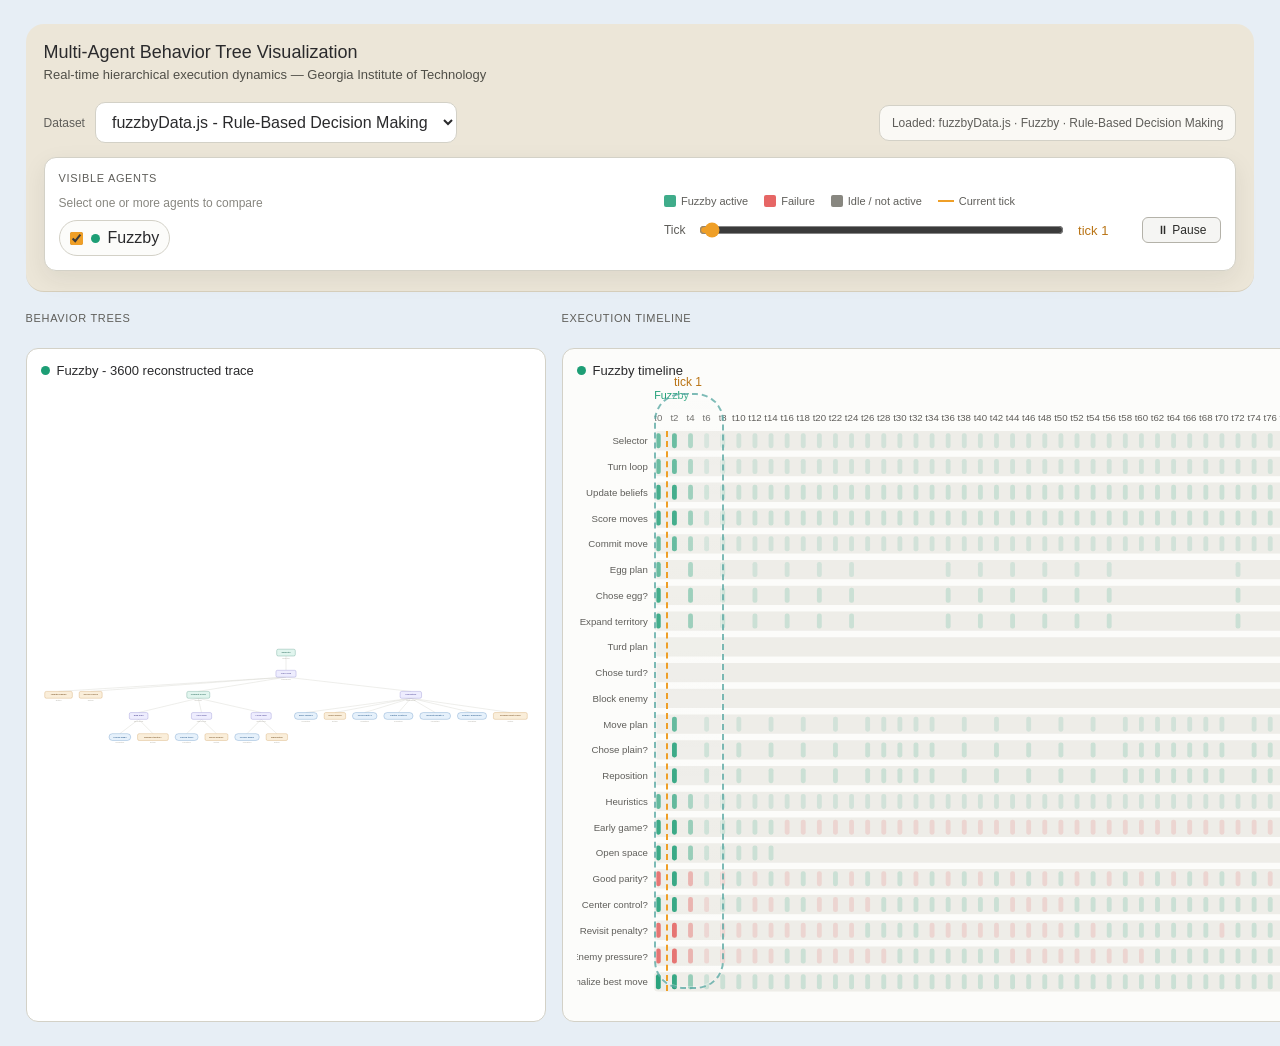
<file: index.html>
<!DOCTYPE html>
<html lang="en">
<head>
  <meta charset="UTF-8" />
  <meta name="viewport" content="width=device-width, initial-scale=1.0"/>
  <title>Multi-Agent Behavior Tree Visualization</title>
  <link rel="stylesheet" href="styles.css" />
</head>
<body>
  <div class="page-shell">
    <div class="page-header">
      <h1>Multi-Agent Behavior Tree Visualization</h1>
      <p class="subtitle">Real-time hierarchical execution dynamics — Georgia Institute of Technology</p>

      <div class="dataset-bar">
        <div class="dataset-picker">
          <label for="datasetSelect">Dataset</label>
          <select id="datasetSelect" class="dataset-select" onchange="switchDataset(this.value)">
            <option value="pacman">pacmanData.js - Multi-Agent Strategy</option>
            <option value="sokoban">sokobanData.js - Single-Agent Decision</option>
            <option value="dual">dualagentData.js - Real-Time Combat</option>
            <option value="fuzzby">fuzzbyData.js - Rule-Based Decision Making</option>
          </select>
        </div>
        <div class="dataset-note" id="datasetNote"></div>
      </div>

      <div class="selector-card">
        <div class="selector-main">
          <div class="selector-panel">
            <div class="selector-header">
              <div class="section-label">Visible agents</div>
              <div class="selector-hint">Select one or more agents to compare</div>
            </div>
            <div class="agent-selector" id="agentSelector"></div>
          </div>

          <div class="timeline-footer">
            <div class="legend" id="legend"></div>
            <div class="controls">
              <label>Tick</label>
              <input type="range" id="tickSlider" min="0" max="0" value="0" step="1"
                oninput="onSlider(this.value)">
              <span class="tick-display" id="tickDisplay">tick 0</span>
              <button id="playBtn" onclick="togglePlay()">⏸ Pause</button>
            </div>
          </div>
        </div>
      </div>
    </div>

    <div class="timeline-overlay" aria-hidden="true">
      <div class="shared-tick-dim shared-tick-dim-left" id="sharedTickDimLeft"></div>
      <div class="shared-tick-dim shared-tick-dim-right" id="sharedTickDimRight"></div>
      <div class="shared-tick-focus" id="sharedTickFocus"></div>
      <div class="shared-tick-line" id="sharedTickLine"></div>
      <div class="shared-tick-label" id="sharedTickLabel">tick 0</div>
    </div>

    <div class="viz-layout">
      <div class="section-label">Behavior trees</div>
      <div class="section-label">Execution timeline</div>
      <div id="agentRows"></div>
    </div>
  </div>

  <script>
    const DATASET_CONFIG = Object.freeze({
      pacman: {
        file: 'pacmanData.js',
        label: 'Multi-Agent Strategy',
        title: 'Pac-Man'
      },
      sokoban: {
        file: 'sokobanData.js',
        label: 'Single-Agent Decision',
        title: 'Sokoban'
      },
      dual: {
        file: 'dualagentData.js',
        label: 'Real-Time Combat',
        title: 'DualAgent'
      },
      fuzzby: {
        file: 'fuzzbyData.js',
        label: 'Rule-Based Decision Making',
        title: 'Fuzzby'
      }
    });

    const DEFAULT_DATASET = 'fuzzby';

    function getActiveDatasetKey() {
      const params = new URLSearchParams(window.location.search);
      const candidate = params.get('dataset');
      return Object.prototype.hasOwnProperty.call(DATASET_CONFIG, candidate)
        ? candidate
        : DEFAULT_DATASET;
    }

    function updateDatasetChrome(datasetKey) {
      const dataset = DATASET_CONFIG[datasetKey];
      const select = document.getElementById('datasetSelect');
      const note = document.getElementById('datasetNote');

      if (select) {
        select.value = datasetKey;
      }

      if (note) {
        note.textContent = `Loaded: ${dataset.file} · ${dataset.title} · ${dataset.label}`;
      }

      document.title = `${dataset.title} | Multi-Agent Behavior Tree Visualization`;
    }

    function loadScript(src) {
      return new Promise((resolve, reject) => {
        const script = document.createElement('script');
        script.src = src;
        script.onload = resolve;
        script.onerror = () => reject(new Error(`Failed to load ${src}`));
        document.body.appendChild(script);
      });
    }

    function switchDataset(nextKey) {
      const datasetKey = Object.prototype.hasOwnProperty.call(DATASET_CONFIG, nextKey)
        ? nextKey
        : DEFAULT_DATASET;
      const params = new URLSearchParams(window.location.search);

      if (datasetKey === DEFAULT_DATASET) {
        params.delete('dataset');
      } else {
        params.set('dataset', datasetKey);
      }

      const nextQuery = params.toString();
      const nextUrl = `${window.location.pathname}${nextQuery ? `?${nextQuery}` : ''}`;
      window.location.assign(nextUrl);
    }

    window.switchDataset = switchDataset;

    const activeDatasetKey = getActiveDatasetKey();
    updateDatasetChrome(activeDatasetKey);

    loadScript(DATASET_CONFIG[activeDatasetKey].file)
      .then(() => loadScript('main.js'))
      .catch(error => {
        console.error(error);
        const note = document.getElementById('datasetNote');
        if (note) {
          note.textContent = `Load failed: ${error.message}`;
        }
      });
  </script>

  <div class="node-tooltip" id="nodeTooltip" hidden></div>
</body>
</html>
</file>
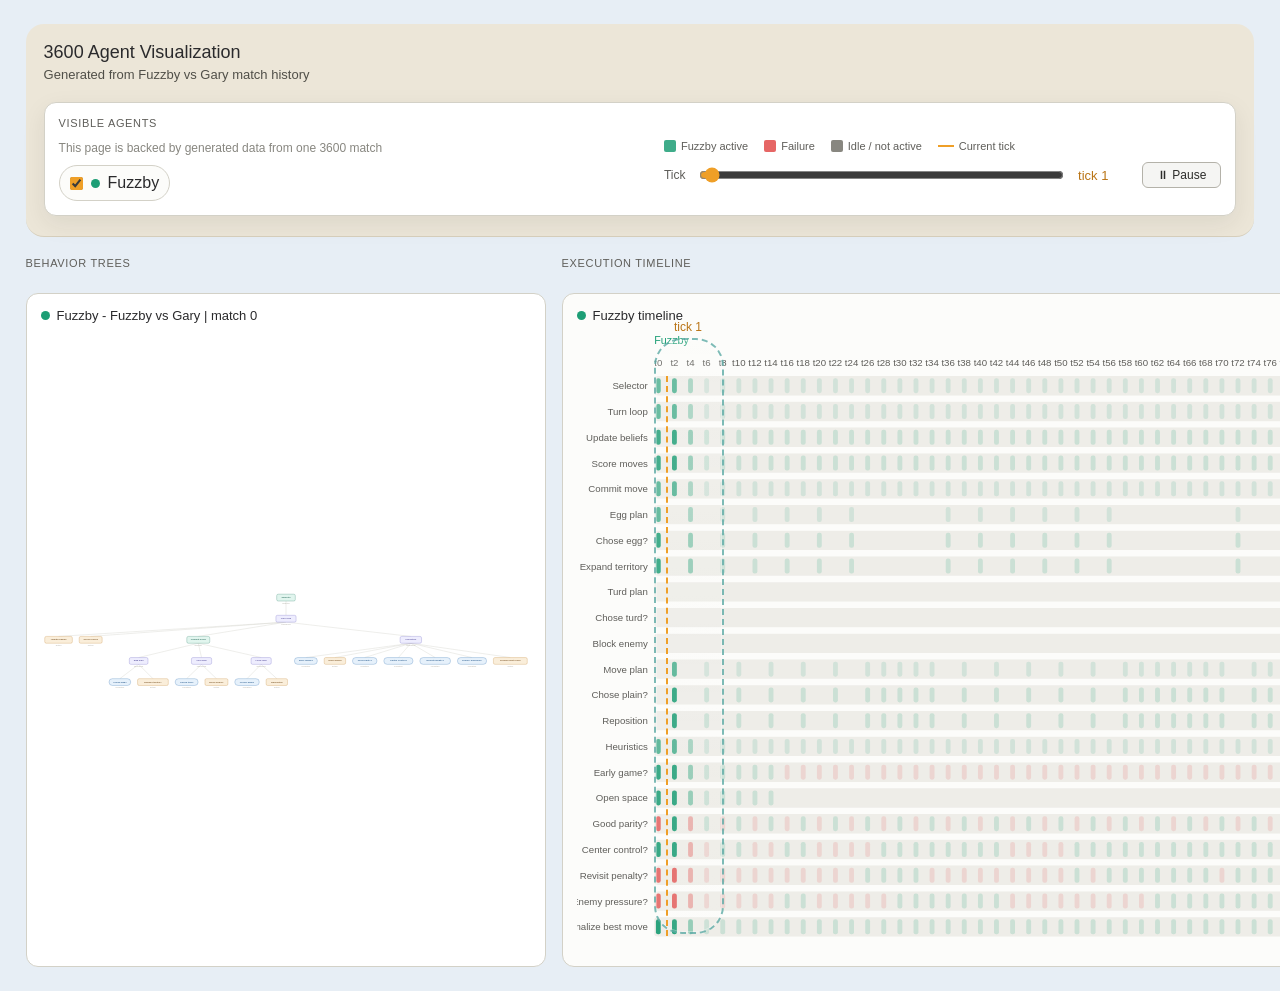
<file: 3600/fuzzby-vis.html>
<!DOCTYPE html>
<html lang="en">
<head>
  <meta charset="UTF-8" />
  <meta name="viewport" content="width=device-width, initial-scale=1.0" />
  <title>3600 Agent Visualization</title>
  <link rel="stylesheet" href="../styles.css" />
</head>
<body>
  <div class="page-shell">
    <div class="page-header">
      <h1>3600 Agent Visualization</h1>
      <p class="subtitle">Generated from Fuzzby vs Gary match history</p>

      <div class="selector-card">
        <div class="selector-main">
          <div class="selector-panel">
            <div class="selector-header">
              <div class="section-label">Visible agents</div>
              <div class="selector-hint">This page is backed by generated data from one 3600 match</div>
            </div>
            <div class="agent-selector" id="agentSelector"></div>
          </div>

          <div class="timeline-footer">
            <div class="legend" id="legend"></div>
            <div class="controls">
              <label>Tick</label>
              <input type="range" id="tickSlider" min="0" max="0" value="0" step="1" oninput="onSlider(this.value)">
              <span class="tick-display" id="tickDisplay">tick 0</span>
              <button id="playBtn" onclick="togglePlay()">⏸ Pause</button>
            </div>
          </div>
        </div>
      </div>
    </div>

    <div class="timeline-overlay" aria-hidden="true">
      <div class="shared-tick-dim shared-tick-dim-left" id="sharedTickDimLeft"></div>
      <div class="shared-tick-dim shared-tick-dim-right" id="sharedTickDimRight"></div>
      <div class="shared-tick-focus" id="sharedTickFocus"></div>
      <div class="shared-tick-line" id="sharedTickLine"></div>
      <div class="shared-tick-label" id="sharedTickLabel">tick 0</div>
    </div>

    <div class="viz-layout">
      <div class="section-label">Behavior trees</div>
      <div class="section-label">Execution timeline</div>
      <div id="agentRows"></div>
    </div>
  </div>

  <script src="./3600-agents/generated/Fuzzby_Gary_0.vis.js"></script>
  <script src="../main.js"></script>

  <div class="node-tooltip" id="nodeTooltip" hidden></div>
</body>
</html>
</file>
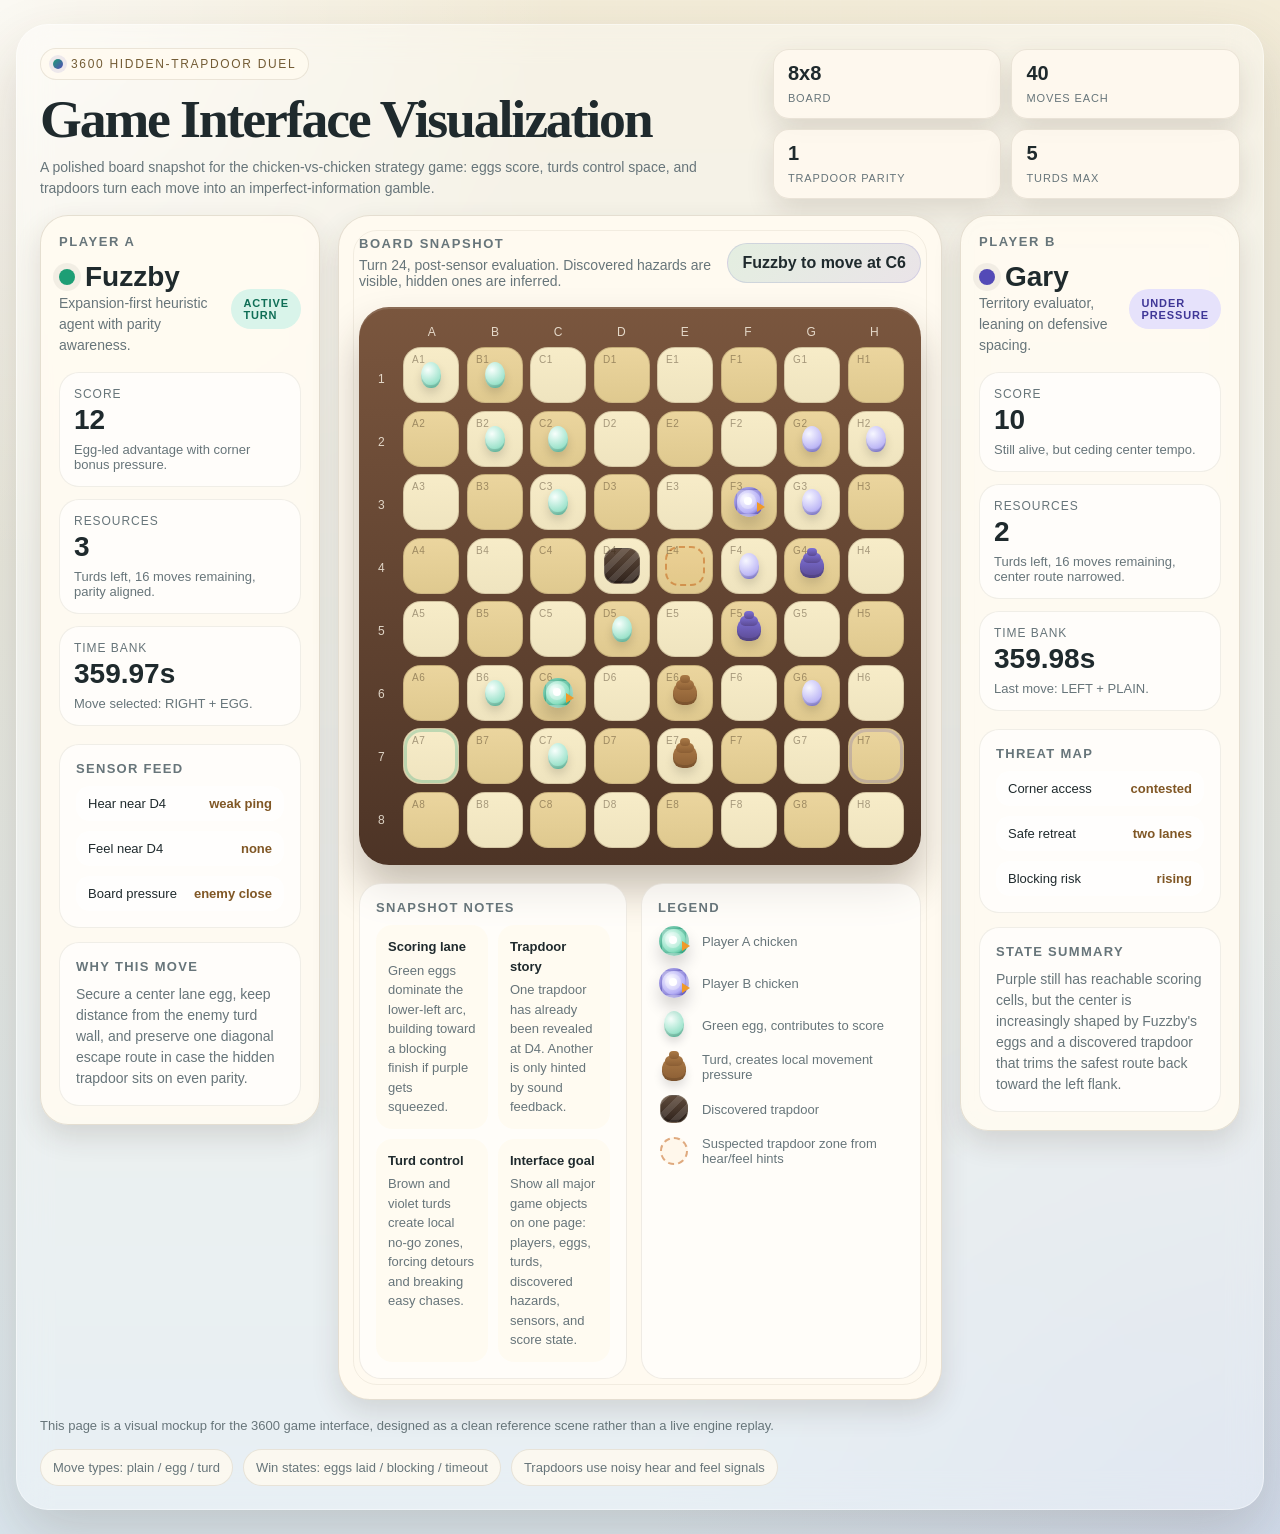
<file: 3600/game-ui.html>
<!DOCTYPE html>
<html lang="en">
<head>
  <meta charset="UTF-8" />
  <meta name="viewport" content="width=device-width, initial-scale=1.0" />
  <title>3600 Game Interface Mockup</title>
  <style>
    :root {
      --bg-top: #f3ecd8;
      --bg-bottom: #dbe7ef;
      --panel: rgba(255, 251, 241, 0.88);
      --panel-strong: #fffaf0;
      --panel-border: rgba(95, 78, 44, 0.16);
      --text: #1f2a2d;
      --muted: #67757a;
      --board-frame: #4d3426;
      --board-edge: #7a563e;
      --cell-light: #efe4bf;
      --cell-dark: #dfc98f;
      --grid-line: rgba(73, 45, 18, 0.18);
      --accent-a: #1d9e75;
      --accent-a-soft: #d9f4ea;
      --accent-b: #534ab7;
      --accent-b-soft: #e6e2fb;
      --turd-a: #8b5e34;
      --turd-b: #5b4a92;
      --trapdoor: #47392d;
      --shadow-lg: 0 26px 60px rgba(65, 51, 33, 0.18);
      --shadow-md: 0 12px 28px rgba(65, 51, 33, 0.14);
      --radius-xl: 28px;
      --radius-lg: 20px;
      --radius-md: 14px;
    }

    * {
      box-sizing: border-box;
    }

    body {
      margin: 0;
      min-height: 100vh;
      font-family: "Avenir Next", "Trebuchet MS", "Segoe UI", sans-serif;
      color: var(--text);
      background:
        radial-gradient(circle at top left, rgba(255, 255, 255, 0.7), transparent 28%),
        radial-gradient(circle at bottom right, rgba(83, 74, 183, 0.08), transparent 32%),
        linear-gradient(180deg, var(--bg-top), var(--bg-bottom));
    }

    body::before {
      content: "";
      position: fixed;
      inset: 0;
      pointer-events: none;
      background-image:
        linear-gradient(rgba(255, 255, 255, 0.12) 1px, transparent 1px),
        linear-gradient(90deg, rgba(255, 255, 255, 0.12) 1px, transparent 1px);
      background-size: 28px 28px;
      opacity: 0.25;
    }

    .page {
      width: min(1420px, calc(100vw - 32px));
      margin: 24px auto;
      padding: 24px;
      border-radius: 32px;
      background: rgba(255, 255, 255, 0.34);
      box-shadow: var(--shadow-lg);
      backdrop-filter: blur(16px);
      position: relative;
      overflow: hidden;
    }

    .page::after {
      content: "";
      position: absolute;
      inset: 0;
      border-radius: 32px;
      border: 1px solid rgba(255, 255, 255, 0.45);
      pointer-events: none;
    }

    .hero {
      display: grid;
      grid-template-columns: minmax(0, 1.45fr) minmax(320px, 0.95fr);
      align-items: end;
      gap: 20px;
      margin-bottom: 16px;
      animation: rise 600ms ease-out both;
    }

    .hero-copy {
      max-width: 760px;
    }

    .eyebrow {
      display: inline-flex;
      align-items: center;
      gap: 8px;
      padding: 8px 12px;
      border-radius: 999px;
      background: rgba(255, 250, 240, 0.82);
      border: 1px solid rgba(95, 78, 44, 0.12);
      font-size: 12px;
      text-transform: uppercase;
      letter-spacing: 0.14em;
      color: #735c35;
      margin-bottom: 14px;
    }

    .eyebrow::before {
      content: "";
      width: 10px;
      height: 10px;
      border-radius: 50%;
      background: linear-gradient(135deg, var(--accent-a), var(--accent-b));
      box-shadow: 0 0 0 4px rgba(83, 74, 183, 0.1);
    }

    h1 {
      margin: 0;
      font-family: "Hoefler Text", Georgia, serif;
      font-size: clamp(34px, 4.2vw, 58px);
      line-height: 0.95;
      letter-spacing: -0.04em;
    }

    .hero-copy p {
      margin: 12px 0 0;
      max-width: 700px;
      color: var(--muted);
      line-height: 1.5;
      font-size: 14px;
    }

    .hero-stats {
      display: grid;
      grid-template-columns: repeat(2, minmax(0, 1fr));
      gap: 10px;
      min-width: 0;
      animation: rise 760ms ease-out both;
    }

    .mini-stat {
      padding: 12px 14px;
      border-radius: 16px;
      background: rgba(255, 250, 240, 0.84);
      border: 1px solid rgba(95, 78, 44, 0.12);
      box-shadow: var(--shadow-md);
    }

    .mini-stat .value {
      display: block;
      font-size: 20px;
      font-weight: 700;
      margin-bottom: 3px;
    }

    .mini-stat .label {
      font-size: 11px;
      text-transform: uppercase;
      letter-spacing: 0.08em;
      color: var(--muted);
    }

    .main-grid {
      display: grid;
      grid-template-columns: 280px minmax(0, 1fr) 280px;
      gap: 18px;
      align-items: start;
    }

    .panel {
      background: var(--panel);
      border: 1px solid var(--panel-border);
      border-radius: var(--radius-xl);
      padding: 18px;
      box-shadow: var(--shadow-md);
      backdrop-filter: blur(14px);
      animation: rise 720ms ease-out both;
    }

    .panel h2,
    .board-panel h2 {
      margin: 0;
      font-size: 13px;
      text-transform: uppercase;
      letter-spacing: 0.12em;
      color: var(--muted);
    }

    .agent-title {
      display: flex;
      align-items: center;
      justify-content: space-between;
      gap: 12px;
      margin: 12px 0 16px;
    }

    .agent-name {
      display: flex;
      align-items: center;
      gap: 10px;
      font-size: 28px;
      font-weight: 700;
    }

    .agent-subtitle {
      color: var(--muted);
      font-size: 14px;
      line-height: 1.5;
    }

    .dot {
      width: 16px;
      height: 16px;
      border-radius: 50%;
      box-shadow: 0 0 0 6px rgba(0, 0, 0, 0.05);
      flex: 0 0 auto;
    }

    .dot-a {
      background: var(--accent-a);
    }

    .dot-b {
      background: var(--accent-b);
    }

    .pill {
      padding: 8px 12px;
      border-radius: 999px;
      font-size: 11px;
      font-weight: 700;
      letter-spacing: 0.08em;
      text-transform: uppercase;
    }

    .pill-a {
      background: var(--accent-a-soft);
      color: #0f6e56;
    }

    .pill-b {
      background: var(--accent-b-soft);
      color: #3f3797;
    }

    .stat-list {
      display: grid;
      gap: 12px;
      margin-bottom: 18px;
    }

    .stat-card {
      padding: 14px;
      border-radius: var(--radius-lg);
      background: rgba(255, 255, 255, 0.58);
      border: 1px solid rgba(95, 78, 44, 0.09);
    }

    .stat-card .label {
      font-size: 12px;
      color: var(--muted);
      margin-bottom: 5px;
      text-transform: uppercase;
      letter-spacing: 0.08em;
    }

    .stat-card .value {
      font-size: 28px;
      font-weight: 700;
      line-height: 1;
    }

    .stat-card .subvalue {
      margin-top: 8px;
      color: var(--muted);
      font-size: 13px;
    }

    .sensor-box,
    .intel-box,
    .move-box {
      padding: 16px;
      border-radius: var(--radius-lg);
      background: rgba(255, 255, 255, 0.58);
      border: 1px solid rgba(95, 78, 44, 0.09);
      margin-top: 14px;
    }

    .sensor-box h3,
    .intel-box h3,
    .move-box h3 {
      margin: 0 0 10px;
      font-size: 13px;
      text-transform: uppercase;
      letter-spacing: 0.1em;
      color: var(--muted);
    }

    .sensor-chip {
      display: flex;
      align-items: center;
      justify-content: space-between;
      gap: 10px;
      padding: 10px 12px;
      border-radius: 14px;
      background: rgba(255, 255, 255, 0.7);
      margin-top: 10px;
      font-size: 13px;
    }

    .signal {
      font-weight: 700;
      color: #805725;
    }

    .board-panel {
      background: var(--panel-strong);
      border: 1px solid var(--panel-border);
      border-radius: 32px;
      padding: 20px;
      box-shadow: var(--shadow-md);
      position: relative;
      overflow: hidden;
      animation: rise 680ms ease-out both;
    }

    .board-panel::before {
      content: "";
      position: absolute;
      inset: 14px;
      border-radius: 24px;
      border: 1px solid rgba(95, 78, 44, 0.08);
      pointer-events: none;
    }

    .board-topbar {
      display: flex;
      justify-content: space-between;
      align-items: center;
      gap: 14px;
      margin-bottom: 18px;
      position: relative;
      z-index: 1;
    }

    .board-topbar p {
      margin: 6px 0 0;
      color: var(--muted);
      font-size: 14px;
    }

    .turn-ribbon {
      display: inline-flex;
      align-items: center;
      gap: 8px;
      padding: 10px 14px;
      border-radius: 999px;
      background: linear-gradient(135deg, rgba(29, 158, 117, 0.12), rgba(83, 74, 183, 0.12));
      border: 1px solid rgba(83, 74, 183, 0.14);
      font-weight: 700;
      white-space: nowrap;
    }

    .board-wrap {
      position: relative;
      z-index: 1;
      margin: 0 auto;
      max-width: 760px;
    }

    .board-shell {
      position: relative;
      padding: 18px 18px 18px 44px;
      border-radius: 30px;
      background: linear-gradient(180deg, var(--board-edge), var(--board-frame));
      box-shadow: inset 0 2px 0 rgba(255, 255, 255, 0.12), 0 24px 40px rgba(55, 38, 23, 0.28);
    }

    .col-labels {
      display: grid;
      grid-template-columns: repeat(8, 1fr);
      gap: 8px;
      margin: 0 0 8px;
      padding-left: 2px;
      color: rgba(255, 249, 235, 0.8);
      font-size: 12px;
      text-transform: uppercase;
      letter-spacing: 0.16em;
      text-align: center;
    }

    .row-labels {
      position: absolute;
      inset: 44px auto 18px 14px;
      display: grid;
      grid-template-rows: repeat(8, 1fr);
      gap: 8px;
      width: 18px;
      color: rgba(255, 249, 235, 0.8);
      font-size: 12px;
      text-transform: uppercase;
      letter-spacing: 0.12em;
      text-align: center;
      align-items: center;
    }

    .board {
      display: grid;
      grid-template-columns: repeat(8, minmax(54px, 1fr));
      gap: 8px;
      aspect-ratio: 1 / 1;
    }

    .cell {
      position: relative;
      border-radius: 18px;
      border: 1px solid var(--grid-line);
      overflow: hidden;
      min-height: 54px;
      animation: cell-rise 500ms ease-out both;
      animation-delay: var(--delay);
    }

    .cell.light {
      background: linear-gradient(180deg, #f7ecc8, var(--cell-light));
    }

    .cell.dark {
      background: linear-gradient(180deg, #ebd59e, var(--cell-dark));
    }

    .cell::after {
      content: attr(data-coord);
      position: absolute;
      top: 6px;
      left: 8px;
      font-size: 10px;
      letter-spacing: 0.06em;
      text-transform: uppercase;
      color: rgba(54, 38, 19, 0.42);
      pointer-events: none;
    }

    .terrain {
      position: absolute;
      inset: 0;
      border-radius: inherit;
    }

    .terrain.spawn-a {
      box-shadow: inset 0 0 0 3px rgba(29, 158, 117, 0.26);
    }

    .terrain.spawn-b {
      box-shadow: inset 0 0 0 3px rgba(83, 74, 183, 0.22);
    }

    .terrain.trapdoor {
      inset: 9px;
      border-radius: 12px;
      background:
        repeating-linear-gradient(
          135deg,
          rgba(255, 255, 255, 0.12) 0,
          rgba(255, 255, 255, 0.12) 6px,
          transparent 6px,
          transparent 12px
        ),
        linear-gradient(180deg, #5e4a3b, #30231c);
      border: 1px solid rgba(255, 244, 220, 0.15);
      box-shadow: inset 0 -2px 0 rgba(0, 0, 0, 0.22);
    }

    .terrain.hint-ring {
      inset: 7px;
      border-radius: 14px;
      border: 2px dashed rgba(192, 93, 18, 0.5);
      background: rgba(255, 179, 71, 0.08);
    }

    .piece {
      position: absolute;
      left: 50%;
      top: 50%;
      transform: translate(-50%, -50%);
      pointer-events: none;
    }

    .egg {
      width: 20px;
      height: 26px;
      border-radius: 50% 50% 46% 46%;
      box-shadow: inset 0 -3px 0 rgba(0, 0, 0, 0.12), 0 5px 10px rgba(0, 0, 0, 0.14);
    }

    .egg-a {
      background: radial-gradient(circle at 35% 30%, #f8fffc, #9ee3cc 65%, #4ab796 100%);
    }

    .egg-b {
      background: radial-gradient(circle at 35% 30%, #f7f7ff, #beb8f6 64%, #665fd0 100%);
    }

    .turd {
      width: 24px;
      height: 24px;
      border-radius: 50% 50% 40% 40%;
      box-shadow:
        inset 0 -3px 0 rgba(0, 0, 0, 0.12),
        0 6px 10px rgba(0, 0, 0, 0.12);
    }

    .turd::before,
    .turd::after {
      content: "";
      position: absolute;
      left: 50%;
      transform: translateX(-50%);
      border-radius: 999px;
    }

    .turd::before {
      width: 18px;
      height: 10px;
      bottom: 15px;
      background: inherit;
    }

    .turd::after {
      width: 10px;
      height: 8px;
      bottom: 22px;
      background: inherit;
    }

    .turd-a {
      background: linear-gradient(180deg, #ab7a47, var(--turd-a));
    }

    .turd-b {
      background: linear-gradient(180deg, #7e71d8, var(--turd-b));
    }

    .chicken {
      width: 30px;
      height: 30px;
      border-radius: 50%;
      animation: float 2600ms ease-in-out infinite;
      box-shadow: 0 10px 16px rgba(0, 0, 0, 0.16);
      z-index: 2;
    }

    .chicken::before {
      content: "";
      position: absolute;
      right: -4px;
      top: 12px;
      width: 0;
      height: 0;
      border-top: 5px solid transparent;
      border-bottom: 5px solid transparent;
      border-left: 8px solid #f09a29;
    }

    .chicken::after {
      content: "";
      position: absolute;
      width: 8px;
      height: 8px;
      border-radius: 50%;
      left: 7px;
      top: 7px;
      background: #fff;
      box-shadow: 0 0 0 4px rgba(255, 255, 255, 0.3);
    }

    .chicken-a {
      background: radial-gradient(circle at 35% 35%, #f3fffb, #8ce0c2 64%, var(--accent-a));
      border: 3px solid rgba(15, 110, 86, 0.22);
    }

    .chicken-b {
      background: radial-gradient(circle at 35% 35%, #faf9ff, #b6b0f6 64%, var(--accent-b));
      border: 3px solid rgba(63, 55, 151, 0.22);
      animation-delay: 320ms;
    }

    .board-footer {
      display: grid;
      grid-template-columns: minmax(0, 1.4fr) minmax(280px, 1fr);
      gap: 14px;
      margin-top: 18px;
      position: relative;
      z-index: 1;
    }

    .note-card,
    .legend-card {
      padding: 16px;
      border-radius: 22px;
      background: rgba(255, 255, 255, 0.62);
      border: 1px solid rgba(95, 78, 44, 0.1);
    }

    .note-card h3,
    .legend-card h3 {
      margin: 0 0 10px;
      font-size: 13px;
      text-transform: uppercase;
      letter-spacing: 0.1em;
      color: var(--muted);
    }

    .note-grid {
      display: grid;
      grid-template-columns: repeat(2, minmax(0, 1fr));
      gap: 10px;
    }

    .note-item {
      padding: 12px;
      border-radius: 16px;
      background: rgba(255, 250, 240, 0.82);
      font-size: 13px;
      line-height: 1.5;
      color: var(--muted);
    }

    .note-item strong {
      display: block;
      color: var(--text);
      margin-bottom: 4px;
    }

    .legend-list {
      display: grid;
      gap: 10px;
    }

    .legend-row {
      display: flex;
      align-items: center;
      gap: 12px;
      font-size: 13px;
      color: var(--muted);
    }

    .legend-swatch {
      position: relative;
      width: 32px;
      height: 32px;
      flex: 0 0 auto;
    }

    .legend-swatch .piece,
    .legend-swatch .terrain {
      transform: none;
      left: auto;
      top: auto;
    }

    .legend-swatch .piece {
      position: relative;
      display: block;
      margin: 2px auto 0;
    }

    .legend-swatch .terrain {
      position: absolute;
      inset: 2px;
    }

    .legend-swatch .egg {
      margin-top: 2px;
    }

    .legend-swatch .turd {
      margin-top: 6px;
    }

    .legend-swatch .chicken {
      margin-top: 1px;
    }

    .footer-strip {
      margin-top: 18px;
      display: flex;
      justify-content: space-between;
      align-items: center;
      gap: 16px;
      flex-wrap: wrap;
      color: var(--muted);
      font-size: 13px;
      animation: rise 860ms ease-out both;
    }

    .footer-tags {
      display: flex;
      gap: 10px;
      flex-wrap: wrap;
    }

    .footer-tag {
      padding: 10px 12px;
      border-radius: 999px;
      background: rgba(255, 250, 240, 0.82);
      border: 1px solid rgba(95, 78, 44, 0.12);
    }

    @keyframes rise {
      from {
        opacity: 0;
        transform: translateY(14px);
      }
      to {
        opacity: 1;
        transform: translateY(0);
      }
    }

    @keyframes cell-rise {
      from {
        opacity: 0;
        transform: translateY(8px) scale(0.98);
      }
      to {
        opacity: 1;
        transform: translateY(0) scale(1);
      }
    }

    @keyframes float {
      0%,
      100% {
        transform: translate(-50%, -50%);
      }
      50% {
        transform: translate(-50%, calc(-50% - 3px));
      }
    }

    @media (max-width: 1180px) {
      .main-grid {
        grid-template-columns: 1fr;
      }

      .hero {
        grid-template-columns: 1fr;
      }

      .board-panel {
        order: -1;
      }

      .board-footer {
        grid-template-columns: 1fr;
      }
    }

    @media (max-width: 760px) {
      .page {
        width: calc(100vw - 16px);
        margin: 8px auto;
        padding: 16px;
        border-radius: 24px;
      }

      .board-shell {
        padding: 14px 14px 14px 36px;
      }

      .board {
        gap: 6px;
      }

      .cell {
        min-height: 38px;
        border-radius: 12px;
      }

      .egg {
        width: 15px;
        height: 20px;
      }

      .turd {
        width: 18px;
        height: 18px;
      }

      .chicken {
        width: 22px;
        height: 22px;
      }

      .note-grid {
        grid-template-columns: 1fr;
      }
    }
  </style>
</head>
<body>
  <div class="page">
    <header class="hero">
      <div class="hero-copy">
        <div class="eyebrow">3600 hidden-trapdoor duel</div>
        <h1>Game Interface Visualization</h1>
        <p>
          A polished board snapshot for the chicken-vs-chicken strategy game: eggs score,
          turds control space, and trapdoors turn each move into an imperfect-information gamble.
        </p>
      </div>

      <div class="hero-stats">
        <div class="mini-stat">
          <span class="value">8x8</span>
          <span class="label">Board</span>
        </div>
        <div class="mini-stat">
          <span class="value">40</span>
          <span class="label">Moves each</span>
        </div>
        <div class="mini-stat">
          <span class="value">1</span>
          <span class="label">Trapdoor parity</span>
        </div>
        <div class="mini-stat">
          <span class="value">5</span>
          <span class="label">Turds max</span>
        </div>
      </div>
    </header>

    <div class="main-grid">
      <aside class="panel">
        <h2>Player A</h2>
        <div class="agent-title">
          <div>
            <div class="agent-name"><span class="dot dot-a"></span>Fuzzby</div>
            <div class="agent-subtitle">Expansion-first heuristic agent with parity awareness.</div>
          </div>
          <div class="pill pill-a">active turn</div>
        </div>

        <div class="stat-list">
          <div class="stat-card">
            <div class="label">Score</div>
            <div class="value">12</div>
            <div class="subvalue">Egg-led advantage with corner bonus pressure.</div>
          </div>
          <div class="stat-card">
            <div class="label">Resources</div>
            <div class="value">3</div>
            <div class="subvalue">Turds left, 16 moves remaining, parity aligned.</div>
          </div>
          <div class="stat-card">
            <div class="label">Time bank</div>
            <div class="value">359.97s</div>
            <div class="subvalue">Move selected: RIGHT + EGG.</div>
          </div>
        </div>

        <div class="sensor-box">
          <h3>Sensor feed</h3>
          <div class="sensor-chip">
            <span>Hear near D4</span>
            <span class="signal">weak ping</span>
          </div>
          <div class="sensor-chip">
            <span>Feel near D4</span>
            <span class="signal">none</span>
          </div>
          <div class="sensor-chip">
            <span>Board pressure</span>
            <span class="signal">enemy close</span>
          </div>
        </div>

        <div class="move-box">
          <h3>Why this move</h3>
          <div class="agent-subtitle">
            Secure a center lane egg, keep distance from the enemy turd wall, and preserve one
            diagonal escape route in case the hidden trapdoor sits on even parity.
          </div>
        </div>
      </aside>

      <section class="board-panel">
        <div class="board-topbar">
          <div>
            <h2>Board snapshot</h2>
            <p>Turn 24, post-sensor evaluation. Discovered hazards are visible, hidden ones are inferred.</p>
          </div>
          <div class="turn-ribbon">Fuzzby to move at C6</div>
        </div>

        <div class="board-wrap">
          <div class="board-shell">
            <div class="col-labels">
              <span>A</span><span>B</span><span>C</span><span>D</span><span>E</span><span>F</span><span>G</span><span>H</span>
            </div>
            <div class="row-labels">
              <span>1</span><span>2</span><span>3</span><span>4</span><span>5</span><span>6</span><span>7</span><span>8</span>
            </div>
            <div class="board" id="board"></div>
          </div>
        </div>

        <div class="board-footer">
          <div class="note-card">
            <h3>Snapshot notes</h3>
            <div class="note-grid">
              <div class="note-item">
                <strong>Scoring lane</strong>
                Green eggs dominate the lower-left arc, building toward a blocking finish if purple gets squeezed.
              </div>
              <div class="note-item">
                <strong>Trapdoor story</strong>
                One trapdoor has already been revealed at D4. Another is only hinted by sound feedback.
              </div>
              <div class="note-item">
                <strong>Turd control</strong>
                Brown and violet turds create local no-go zones, forcing detours and breaking easy chases.
              </div>
              <div class="note-item">
                <strong>Interface goal</strong>
                Show all major game objects on one page: players, eggs, turds, discovered hazards, sensors, and score state.
              </div>
            </div>
          </div>

          <div class="legend-card">
            <h3>Legend</h3>
            <div class="legend-list">
              <div class="legend-row">
                <div class="legend-swatch"><span class="piece chicken chicken-a"></span></div>
                <span>Player A chicken</span>
              </div>
              <div class="legend-row">
                <div class="legend-swatch"><span class="piece chicken chicken-b"></span></div>
                <span>Player B chicken</span>
              </div>
              <div class="legend-row">
                <div class="legend-swatch"><span class="piece egg egg-a"></span></div>
                <span>Green egg, contributes to score</span>
              </div>
              <div class="legend-row">
                <div class="legend-swatch"><span class="piece turd turd-a"></span></div>
                <span>Turd, creates local movement pressure</span>
              </div>
              <div class="legend-row">
                <div class="legend-swatch"><span class="terrain trapdoor"></span></div>
                <span>Discovered trapdoor</span>
              </div>
              <div class="legend-row">
                <div class="legend-swatch"><span class="terrain hint-ring"></span></div>
                <span>Suspected trapdoor zone from hear/feel hints</span>
              </div>
            </div>
          </div>
        </div>
      </section>

      <aside class="panel">
        <h2>Player B</h2>
        <div class="agent-title">
          <div>
            <div class="agent-name"><span class="dot dot-b"></span>Gary</div>
            <div class="agent-subtitle">Territory evaluator, leaning on defensive spacing.</div>
          </div>
          <div class="pill pill-b">under pressure</div>
        </div>

        <div class="stat-list">
          <div class="stat-card">
            <div class="label">Score</div>
            <div class="value">10</div>
            <div class="subvalue">Still alive, but ceding center tempo.</div>
          </div>
          <div class="stat-card">
            <div class="label">Resources</div>
            <div class="value">2</div>
            <div class="subvalue">Turds left, 16 moves remaining, center route narrowed.</div>
          </div>
          <div class="stat-card">
            <div class="label">Time bank</div>
            <div class="value">359.98s</div>
            <div class="subvalue">Last move: LEFT + PLAIN.</div>
          </div>
        </div>

        <div class="intel-box">
          <h3>Threat map</h3>
          <div class="sensor-chip">
            <span>Corner access</span>
            <span class="signal">contested</span>
          </div>
          <div class="sensor-chip">
            <span>Safe retreat</span>
            <span class="signal">two lanes</span>
          </div>
          <div class="sensor-chip">
            <span>Blocking risk</span>
            <span class="signal">rising</span>
          </div>
        </div>

        <div class="move-box">
          <h3>State summary</h3>
          <div class="agent-subtitle">
            Purple still has reachable scoring cells, but the center is increasingly shaped by Fuzzby's eggs and a
            discovered trapdoor that trims the safest route back toward the left flank.
          </div>
        </div>
      </aside>
    </div>

    <div class="footer-strip">
      <div>
        This page is a visual mockup for the 3600 game interface, designed as a clean reference scene rather than a live engine replay.
      </div>
      <div class="footer-tags">
        <span class="footer-tag">Move types: plain / egg / turd</span>
        <span class="footer-tag">Win states: eggs laid / blocking / timeout</span>
        <span class="footer-tag">Trapdoors use noisy hear and feel signals</span>
      </div>
    </div>
  </div>

  <script>
    const snapshot = {
      players: [
        { kind: 'chicken', variant: 'a', x: 2, y: 5 },
        { kind: 'chicken', variant: 'b', x: 5, y: 2 }
      ],
      eggs: [
        { kind: 'egg', variant: 'a', x: 0, y: 0 },
        { kind: 'egg', variant: 'a', x: 1, y: 0 },
        { kind: 'egg', variant: 'a', x: 1, y: 1 },
        { kind: 'egg', variant: 'a', x: 2, y: 1 },
        { kind: 'egg', variant: 'a', x: 2, y: 2 },
        { kind: 'egg', variant: 'a', x: 3, y: 4 },
        { kind: 'egg', variant: 'a', x: 1, y: 5 },
        { kind: 'egg', variant: 'a', x: 2, y: 6 },
        { kind: 'egg', variant: 'b', x: 7, y: 1 },
        { kind: 'egg', variant: 'b', x: 6, y: 1 },
        { kind: 'egg', variant: 'b', x: 6, y: 2 },
        { kind: 'egg', variant: 'b', x: 5, y: 3 },
        { kind: 'egg', variant: 'b', x: 6, y: 5 }
      ],
      turds: [
        { kind: 'turd', variant: 'a', x: 4, y: 5 },
        { kind: 'turd', variant: 'a', x: 4, y: 6 },
        { kind: 'turd', variant: 'b', x: 5, y: 4 },
        { kind: 'turd', variant: 'b', x: 6, y: 3 }
      ],
      terrain: [
        { kind: 'spawn-a', x: 0, y: 6 },
        { kind: 'spawn-b', x: 7, y: 6 },
        { kind: 'trapdoor', x: 3, y: 3 },
        { kind: 'hint-ring', x: 4, y: 3 }
      ]
    };

    const board = document.getElementById('board');
    const boardSize = 8;
    const cols = ['A', 'B', 'C', 'D', 'E', 'F', 'G', 'H'];

    function coordLabel(x, y) {
      return `${cols[x]}${y + 1}`;
    }

    function createPiece(item) {
      const piece = document.createElement('span');
      piece.className = `piece ${item.kind} ${item.kind}-${item.variant}`;
      return piece;
    }

    function createTerrain(item) {
      const terrain = document.createElement('span');
      terrain.className = `terrain ${item.kind}`;
      return terrain;
    }

    function itemsAt(x, y, list) {
      return list.filter(item => item.x === x && item.y === y);
    }

    for (let y = 0; y < boardSize; y += 1) {
      for (let x = 0; x < boardSize; x += 1) {
        const cell = document.createElement('div');
        const isLight = (x + y) % 2 === 0;
        cell.className = `cell ${isLight ? 'light' : 'dark'}`;
        cell.dataset.coord = coordLabel(x, y);
        cell.style.setProperty('--delay', `${(x + y * boardSize) * 18}ms`);

        itemsAt(x, y, snapshot.terrain).forEach(item => cell.appendChild(createTerrain(item)));
        itemsAt(x, y, snapshot.eggs).forEach(item => cell.appendChild(createPiece(item)));
        itemsAt(x, y, snapshot.turds).forEach(item => cell.appendChild(createPiece(item)));
        itemsAt(x, y, snapshot.players).forEach(item => cell.appendChild(createPiece(item)));

        board.appendChild(cell);
      }
    }
  </script>
</body>
</html>
</file>
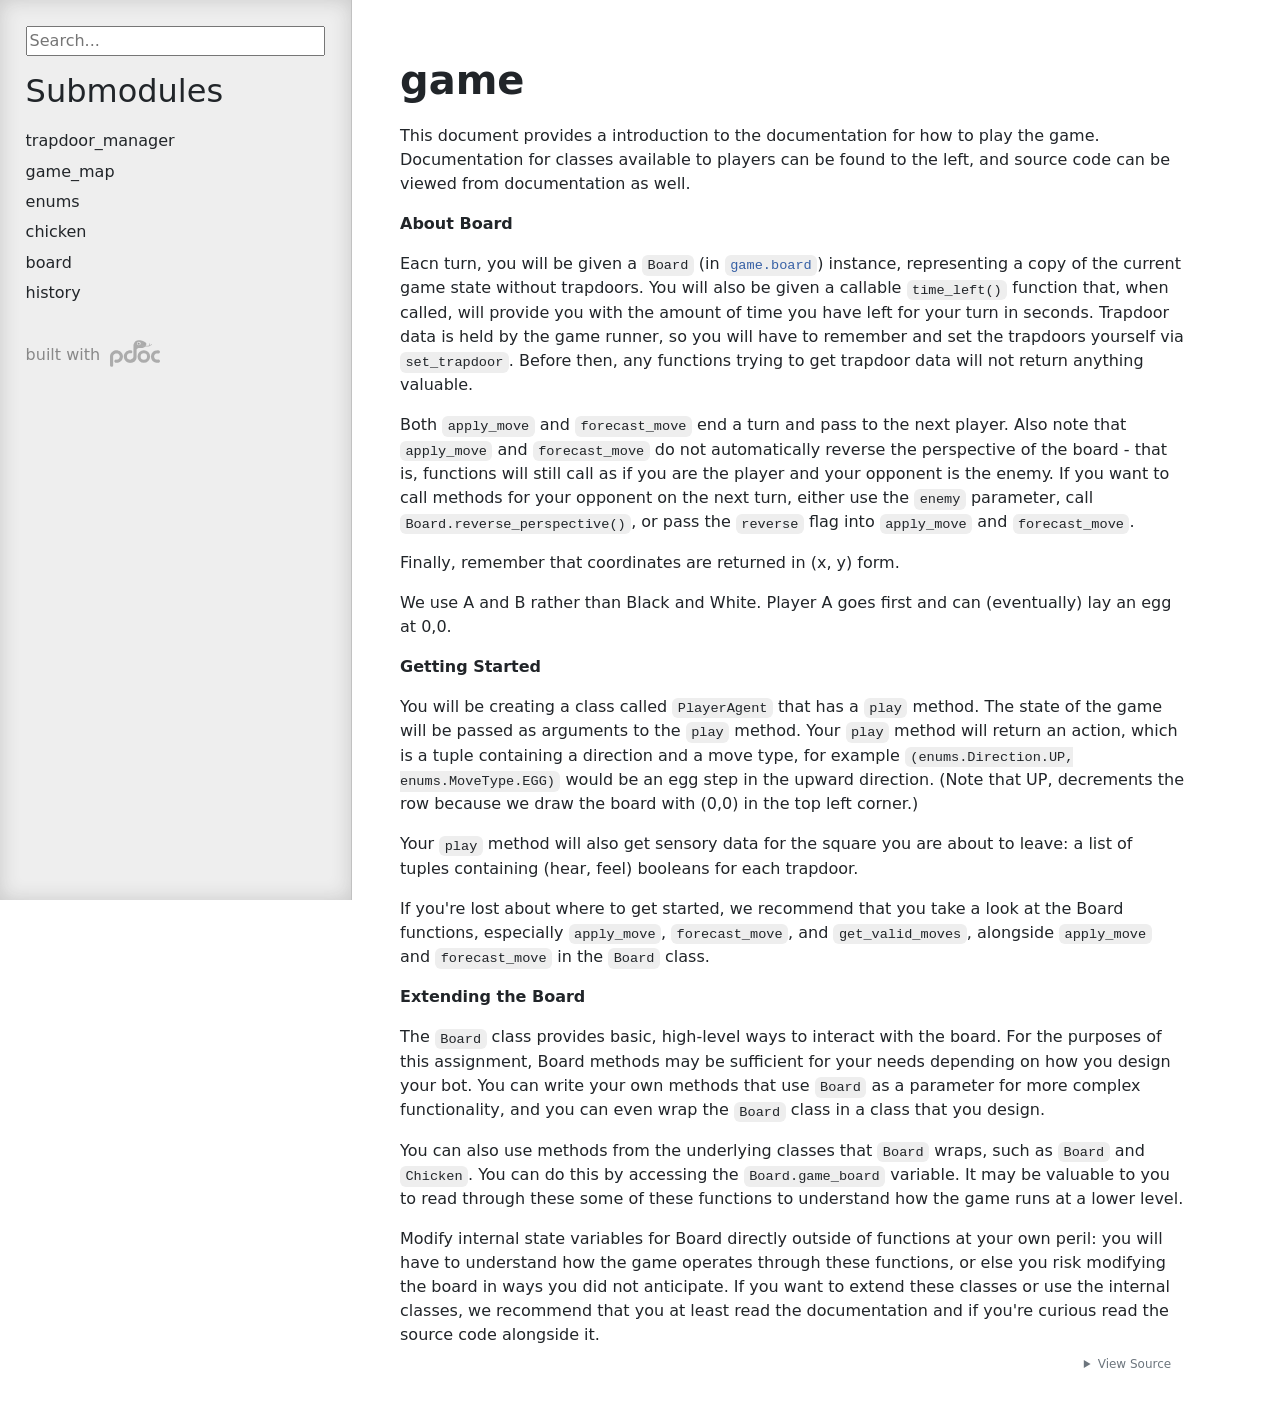
<file: 3600/docs/game.html>
<!doctype html>
<html lang="en">
<head>
    <meta charset="utf-8">
    <meta name="viewport" content="width=device-width, initial-scale=1">
    <meta name="generator" content="pdoc 16.0.0"/>
    <title>game API documentation</title>

    <style>/*! * Bootstrap Reboot v5.0.0 (https://getbootstrap.com/) * Copyright 2011-2021 The Bootstrap Authors * Copyright 2011-2021 Twitter, Inc. * Licensed under MIT (https://github.com/twbs/bootstrap/blob/main/LICENSE) * Forked from Normalize.css, licensed MIT (https://github.com/necolas/normalize.css/blob/master/LICENSE.md) */*,::after,::before{box-sizing:border-box}@media (prefers-reduced-motion:no-preference){:root{scroll-behavior:smooth}}body{margin:0;font-family:system-ui,-apple-system,"Segoe UI",Roboto,"Helvetica Neue",Arial,"Noto Sans","Liberation Sans",sans-serif,"Apple Color Emoji","Segoe UI Emoji","Segoe UI Symbol","Noto Color Emoji";font-size:1rem;font-weight:400;line-height:1.5;color:#212529;background-color:#fff;-webkit-text-size-adjust:100%;-webkit-tap-highlight-color:transparent}hr{margin:1rem 0;color:inherit;background-color:currentColor;border:0;opacity:.25}hr:not([size]){height:1px}h1,h2,h3,h4,h5,h6{margin-top:0;margin-bottom:.5rem;font-weight:500;line-height:1.2}h1{font-size:calc(1.375rem + 1.5vw)}@media (min-width:1200px){h1{font-size:2.5rem}}h2{font-size:calc(1.325rem + .9vw)}@media (min-width:1200px){h2{font-size:2rem}}h3{font-size:calc(1.3rem + .6vw)}@media (min-width:1200px){h3{font-size:1.75rem}}h4{font-size:calc(1.275rem + .3vw)}@media (min-width:1200px){h4{font-size:1.5rem}}h5{font-size:1.25rem}h6{font-size:1rem}p{margin-top:0;margin-bottom:1rem}abbr[data-bs-original-title],abbr[title]{-webkit-text-decoration:underline dotted;text-decoration:underline dotted;cursor:help;-webkit-text-decoration-skip-ink:none;text-decoration-skip-ink:none}address{margin-bottom:1rem;font-style:normal;line-height:inherit}ol,ul{padding-left:2rem}dl,ol,ul{margin-top:0;margin-bottom:1rem}ol ol,ol ul,ul ol,ul ul{margin-bottom:0}dt{font-weight:700}dd{margin-bottom:.5rem;margin-left:0}blockquote{margin:0 0 1rem}b,strong{font-weight:bolder}small{font-size:.875em}mark{padding:.2em;background-color:#fcf8e3}sub,sup{position:relative;font-size:.75em;line-height:0;vertical-align:baseline}sub{bottom:-.25em}sup{top:-.5em}a{color:#0d6efd;text-decoration:underline}a:hover{color:#0a58ca}a:not([href]):not([class]),a:not([href]):not([class]):hover{color:inherit;text-decoration:none}code,kbd,pre,samp{font-family:SFMono-Regular,Menlo,Monaco,Consolas,"Liberation Mono","Courier New",monospace;font-size:1em;direction:ltr;unicode-bidi:bidi-override}pre{display:block;margin-top:0;margin-bottom:1rem;overflow:auto;font-size:.875em}pre code{font-size:inherit;color:inherit;word-break:normal}code{font-size:.875em;color:#d63384;word-wrap:break-word}a>code{color:inherit}kbd{padding:.2rem .4rem;font-size:.875em;color:#fff;background-color:#212529;border-radius:.2rem}kbd kbd{padding:0;font-size:1em;font-weight:700}figure{margin:0 0 1rem}img,svg{vertical-align:middle}table{caption-side:bottom;border-collapse:collapse}caption{padding-top:.5rem;padding-bottom:.5rem;color:#6c757d;text-align:left}th{text-align:inherit;text-align:-webkit-match-parent}tbody,td,tfoot,th,thead,tr{border-color:inherit;border-style:solid;border-width:0}label{display:inline-block}button{border-radius:0}button:focus:not(:focus-visible){outline:0}button,input,optgroup,select,textarea{margin:0;font-family:inherit;font-size:inherit;line-height:inherit}button,select{text-transform:none}[role=button]{cursor:pointer}select{word-wrap:normal}select:disabled{opacity:1}[list]::-webkit-calendar-picker-indicator{display:none}[type=button],[type=reset],[type=submit],button{-webkit-appearance:button}[type=button]:not(:disabled),[type=reset]:not(:disabled),[type=submit]:not(:disabled),button:not(:disabled){cursor:pointer}::-moz-focus-inner{padding:0;border-style:none}textarea{resize:vertical}fieldset{min-width:0;padding:0;margin:0;border:0}legend{float:left;width:100%;padding:0;margin-bottom:.5rem;font-size:calc(1.275rem + .3vw);line-height:inherit}@media (min-width:1200px){legend{font-size:1.5rem}}legend+*{clear:left}::-webkit-datetime-edit-day-field,::-webkit-datetime-edit-fields-wrapper,::-webkit-datetime-edit-hour-field,::-webkit-datetime-edit-minute,::-webkit-datetime-edit-month-field,::-webkit-datetime-edit-text,::-webkit-datetime-edit-year-field{padding:0}::-webkit-inner-spin-button{height:auto}[type=search]{outline-offset:-2px;-webkit-appearance:textfield}::-webkit-search-decoration{-webkit-appearance:none}::-webkit-color-swatch-wrapper{padding:0}::file-selector-button{font:inherit}::-webkit-file-upload-button{font:inherit;-webkit-appearance:button}output{display:inline-block}iframe{border:0}summary{display:list-item;cursor:pointer}progress{vertical-align:baseline}[hidden]{display:none!important}</style>
    <style>/*! syntax-highlighting.css */pre{line-height:125%;}span.linenos{color:inherit; background-color:transparent; padding-left:5px; padding-right:20px;}.pdoc-code .hll{background-color:#ffffcc}.pdoc-code{background:#f8f8f8;}.pdoc-code .c{color:#3D7B7B; font-style:italic}.pdoc-code .err{border:1px solid #FF0000}.pdoc-code .k{color:#008000; font-weight:bold}.pdoc-code .o{color:#666666}.pdoc-code .ch{color:#3D7B7B; font-style:italic}.pdoc-code .cm{color:#3D7B7B; font-style:italic}.pdoc-code .cp{color:#9C6500}.pdoc-code .cpf{color:#3D7B7B; font-style:italic}.pdoc-code .c1{color:#3D7B7B; font-style:italic}.pdoc-code .cs{color:#3D7B7B; font-style:italic}.pdoc-code .gd{color:#A00000}.pdoc-code .ge{font-style:italic}.pdoc-code .gr{color:#E40000}.pdoc-code .gh{color:#000080; font-weight:bold}.pdoc-code .gi{color:#008400}.pdoc-code .go{color:#717171}.pdoc-code .gp{color:#000080; font-weight:bold}.pdoc-code .gs{font-weight:bold}.pdoc-code .gu{color:#800080; font-weight:bold}.pdoc-code .gt{color:#0044DD}.pdoc-code .kc{color:#008000; font-weight:bold}.pdoc-code .kd{color:#008000; font-weight:bold}.pdoc-code .kn{color:#008000; font-weight:bold}.pdoc-code .kp{color:#008000}.pdoc-code .kr{color:#008000; font-weight:bold}.pdoc-code .kt{color:#B00040}.pdoc-code .m{color:#666666}.pdoc-code .s{color:#BA2121}.pdoc-code .na{color:#687822}.pdoc-code .nb{color:#008000}.pdoc-code .nc{color:#0000FF; font-weight:bold}.pdoc-code .no{color:#880000}.pdoc-code .nd{color:#AA22FF}.pdoc-code .ni{color:#717171; font-weight:bold}.pdoc-code .ne{color:#CB3F38; font-weight:bold}.pdoc-code .nf{color:#0000FF}.pdoc-code .nl{color:#767600}.pdoc-code .nn{color:#0000FF; font-weight:bold}.pdoc-code .nt{color:#008000; font-weight:bold}.pdoc-code .nv{color:#19177C}.pdoc-code .ow{color:#AA22FF; font-weight:bold}.pdoc-code .w{color:#bbbbbb}.pdoc-code .mb{color:#666666}.pdoc-code .mf{color:#666666}.pdoc-code .mh{color:#666666}.pdoc-code .mi{color:#666666}.pdoc-code .mo{color:#666666}.pdoc-code .sa{color:#BA2121}.pdoc-code .sb{color:#BA2121}.pdoc-code .sc{color:#BA2121}.pdoc-code .dl{color:#BA2121}.pdoc-code .sd{color:#BA2121; font-style:italic}.pdoc-code .s2{color:#BA2121}.pdoc-code .se{color:#AA5D1F; font-weight:bold}.pdoc-code .sh{color:#BA2121}.pdoc-code .si{color:#A45A77; font-weight:bold}.pdoc-code .sx{color:#008000}.pdoc-code .sr{color:#A45A77}.pdoc-code .s1{color:#BA2121}.pdoc-code .ss{color:#19177C}.pdoc-code .bp{color:#008000}.pdoc-code .fm{color:#0000FF}.pdoc-code .vc{color:#19177C}.pdoc-code .vg{color:#19177C}.pdoc-code .vi{color:#19177C}.pdoc-code .vm{color:#19177C}.pdoc-code .il{color:#666666}</style>
    <style>/*! theme.css */:root{--pdoc-background:#fff;}.pdoc{--text:#212529;--muted:#6c757d;--link:#3660a5;--link-hover:#1659c5;--code:#f8f8f8;--active:#fff598;--accent:#eee;--accent2:#c1c1c1;--nav-hover:rgba(255, 255, 255, 0.5);--name:#0066BB;--def:#008800;--annotation:#007020;}</style>
    <style>/*! layout.css */html, body{width:100%;height:100%;}html, main{scroll-behavior:smooth;}body{background-color:var(--pdoc-background);}@media (max-width:769px){#navtoggle{cursor:pointer;position:absolute;width:50px;height:40px;top:1rem;right:1rem;border-color:var(--text);color:var(--text);display:flex;opacity:0.8;z-index:999;}#navtoggle:hover{opacity:1;}#togglestate + div{display:none;}#togglestate:checked + div{display:inherit;}main, header{padding:2rem 3vw;}header + main{margin-top:-3rem;}.git-button{display:none !important;}nav input[type="search"]{max-width:77%;}nav input[type="search"]:first-child{margin-top:-6px;}nav input[type="search"]:valid ~ *{display:none !important;}}@media (min-width:770px){:root{--sidebar-width:clamp(12.5rem, 28vw, 22rem);}nav{position:fixed;overflow:auto;height:100vh;width:var(--sidebar-width);}main, header{padding:3rem 2rem 3rem calc(var(--sidebar-width) + 3rem);width:calc(54rem + var(--sidebar-width));max-width:100%;}header + main{margin-top:-4rem;}#navtoggle{display:none;}}#togglestate{position:absolute;height:0;opacity:0;}nav.pdoc{--pad:clamp(0.5rem, 2vw, 1.75rem);--indent:1.5rem;background-color:var(--accent);border-right:1px solid var(--accent2);box-shadow:0 0 20px rgba(50, 50, 50, .2) inset;padding:0 0 0 var(--pad);overflow-wrap:anywhere;scrollbar-width:thin; scrollbar-color:var(--accent2) transparent; z-index:1}nav.pdoc::-webkit-scrollbar{width:.4rem; }nav.pdoc::-webkit-scrollbar-thumb{background-color:var(--accent2); }nav.pdoc > div{padding:var(--pad) 0;}nav.pdoc .module-list-button{display:inline-flex;align-items:center;color:var(--text);border-color:var(--muted);margin-bottom:1rem;}nav.pdoc .module-list-button:hover{border-color:var(--text);}nav.pdoc input[type=search]{display:block;outline-offset:0;width:calc(100% - var(--pad));}nav.pdoc .logo{max-width:calc(100% - var(--pad));max-height:35vh;display:block;margin:0 auto 1rem;transform:translate(calc(-.5 * var(--pad)), 0);}nav.pdoc ul{list-style:none;padding-left:0;}nav.pdoc > div > ul{margin-left:calc(0px - var(--pad));}nav.pdoc li a{padding:.2rem 0 .2rem calc(var(--pad) + var(--indent));}nav.pdoc > div > ul > li > a{padding-left:var(--pad);}nav.pdoc li{transition:all 100ms;}nav.pdoc li:hover{background-color:var(--nav-hover);}nav.pdoc a, nav.pdoc a:hover{color:var(--text);}nav.pdoc a{display:block;}nav.pdoc > h2:first-of-type{margin-top:1.5rem;}nav.pdoc .class:before{content:"class ";color:var(--muted);}nav.pdoc .function:after{content:"()";color:var(--muted);}nav.pdoc footer:before{content:"";display:block;width:calc(100% - var(--pad));border-top:solid var(--accent2) 1px;margin-top:1.5rem;padding-top:.5rem;}nav.pdoc footer{font-size:small;}</style>
    <style>/*! content.css */.pdoc{color:var(--text);box-sizing:border-box;line-height:1.5;background:none;}.pdoc .pdoc-button{cursor:pointer;display:inline-block;border:solid black 1px;border-radius:2px;font-size:.75rem;padding:calc(0.5em - 1px) 1em;transition:100ms all;}.pdoc .alert{padding:1rem 1rem 1rem calc(1.5rem + 24px);border:1px solid transparent;border-radius:.25rem;background-repeat:no-repeat;background-position:.75rem center;margin-bottom:1rem;}.pdoc .alert > em{display:none;}.pdoc .alert > *:last-child{margin-bottom:0;}.pdoc .alert.note{color:#084298;background-color:#cfe2ff;border-color:#b6d4fe;background-image:url("data:image/svg+xml,%3Csvg%20xmlns%3D%22http%3A//www.w3.org/2000/svg%22%20width%3D%2224%22%20height%3D%2224%22%20fill%3D%22%23084298%22%20viewBox%3D%220%200%2016%2016%22%3E%3Cpath%20d%3D%22M8%2016A8%208%200%201%200%208%200a8%208%200%200%200%200%2016zm.93-9.412-1%204.705c-.07.34.029.533.304.533.194%200%20.487-.07.686-.246l-.088.416c-.287.346-.92.598-1.465.598-.703%200-1.002-.422-.808-1.319l.738-3.468c.064-.293.006-.399-.287-.47l-.451-.081.082-.381%202.29-.287zM8%205.5a1%201%200%201%201%200-2%201%201%200%200%201%200%202z%22/%3E%3C/svg%3E");}.pdoc .alert.tip{color:#0a3622;background-color:#d1e7dd;border-color:#a3cfbb;background-image:url("data:image/svg+xml,%3Csvg%20xmlns%3D%22http%3A//www.w3.org/2000/svg%22%20width%3D%2224%22%20height%3D%2224%22%20fill%3D%22%230a3622%22%20viewBox%3D%220%200%2016%2016%22%3E%3Cpath%20d%3D%22M2%206a6%206%200%201%201%2010.174%204.31c-.203.196-.359.4-.453.619l-.762%201.769A.5.5%200%200%201%2010.5%2013a.5.5%200%200%201%200%201%20.5.5%200%200%201%200%201l-.224.447a1%201%200%200%201-.894.553H6.618a1%201%200%200%201-.894-.553L5.5%2015a.5.5%200%200%201%200-1%20.5.5%200%200%201%200-1%20.5.5%200%200%201-.46-.302l-.761-1.77a2%202%200%200%200-.453-.618A5.98%205.98%200%200%201%202%206m6-5a5%205%200%200%200-3.479%208.592c.263.254.514.564.676.941L5.83%2012h4.342l.632-1.467c.162-.377.413-.687.676-.941A5%205%200%200%200%208%201%22/%3E%3C/svg%3E");}.pdoc .alert.important{color:#055160;background-color:#cff4fc;border-color:#9eeaf9;background-image:url("data:image/svg+xml,%3Csvg%20xmlns%3D%22http%3A//www.w3.org/2000/svg%22%20width%3D%2224%22%20height%3D%2224%22%20fill%3D%22%23055160%22%20viewBox%3D%220%200%2016%2016%22%3E%3Cpath%20d%3D%22M2%200a2%202%200%200%200-2%202v12a2%202%200%200%200%202%202h12a2%202%200%200%200%202-2V2a2%202%200%200%200-2-2zm6%204c.535%200%20.954.462.9.995l-.35%203.507a.552.552%200%200%201-1.1%200L7.1%204.995A.905.905%200%200%201%208%204m.002%206a1%201%200%201%201%200%202%201%201%200%200%201%200-2%22/%3E%3C/svg%3E");}.pdoc .alert.warning{color:#664d03;background-color:#fff3cd;border-color:#ffecb5;background-image:url("data:image/svg+xml,%3Csvg%20xmlns%3D%22http%3A//www.w3.org/2000/svg%22%20width%3D%2224%22%20height%3D%2224%22%20fill%3D%22%23664d03%22%20viewBox%3D%220%200%2016%2016%22%3E%3Cpath%20d%3D%22M8.982%201.566a1.13%201.13%200%200%200-1.96%200L.165%2013.233c-.457.778.091%201.767.98%201.767h13.713c.889%200%201.438-.99.98-1.767L8.982%201.566zM8%205c.535%200%20.954.462.9.995l-.35%203.507a.552.552%200%200%201-1.1%200L7.1%205.995A.905.905%200%200%201%208%205zm.002%206a1%201%200%201%201%200%202%201%201%200%200%201%200-2z%22/%3E%3C/svg%3E");}.pdoc .alert.caution{color:#842029;background-color:#f8d7da;border-color:#f5c2c7;background-image:url("data:image/svg+xml,%3Csvg%20xmlns%3D%22http%3A//www.w3.org/2000/svg%22%20width%3D%2224%22%20height%3D%2224%22%20fill%3D%22%23842029%22%20viewBox%3D%220%200%2016%2016%22%3E%3Cpath%20d%3D%22M11.46.146A.5.5%200%200%200%2011.107%200H4.893a.5.5%200%200%200-.353.146L.146%204.54A.5.5%200%200%200%200%204.893v6.214a.5.5%200%200%200%20.146.353l4.394%204.394a.5.5%200%200%200%20.353.146h6.214a.5.5%200%200%200%20.353-.146l4.394-4.394a.5.5%200%200%200%20.146-.353V4.893a.5.5%200%200%200-.146-.353zM8%204c.535%200%20.954.462.9.995l-.35%203.507a.552.552%200%200%201-1.1%200L7.1%204.995A.905.905%200%200%201%208%204m.002%206a1%201%200%201%201%200%202%201%201%200%200%201%200-2%22/%3E%3C/svg%3E");}.pdoc .alert.danger{color:#842029;background-color:#f8d7da;border-color:#f5c2c7;background-image:url("data:image/svg+xml,%3Csvg%20xmlns%3D%22http%3A//www.w3.org/2000/svg%22%20width%3D%2224%22%20height%3D%2224%22%20fill%3D%22%23842029%22%20viewBox%3D%220%200%2016%2016%22%3E%3Cpath%20d%3D%22M5.52.359A.5.5%200%200%201%206%200h4a.5.5%200%200%201%20.474.658L8.694%206H12.5a.5.5%200%200%201%20.395.807l-7%209a.5.5%200%200%201-.873-.454L6.823%209.5H3.5a.5.5%200%200%201-.48-.641l2.5-8.5z%22/%3E%3C/svg%3E");}.pdoc .visually-hidden{position:absolute !important;width:1px !important;height:1px !important;padding:0 !important;margin:-1px !important;overflow:hidden !important;clip:rect(0, 0, 0, 0) !important;white-space:nowrap !important;border:0 !important;}.pdoc h1, .pdoc h2, .pdoc h3{font-weight:300;margin:.3em 0;padding:.2em 0;}.pdoc > section:not(.module-info) h1{font-size:1.5rem;font-weight:500;}.pdoc > section:not(.module-info) h2{font-size:1.4rem;font-weight:500;}.pdoc > section:not(.module-info) h3{font-size:1.3rem;font-weight:500;}.pdoc > section:not(.module-info) h4{font-size:1.2rem;}.pdoc > section:not(.module-info) h5{font-size:1.1rem;}.pdoc a{text-decoration:none;color:var(--link);}.pdoc a:hover{color:var(--link-hover);}.pdoc blockquote{margin-left:2rem;}.pdoc pre{border-top:1px solid var(--accent2);border-bottom:1px solid var(--accent2);margin-top:0;margin-bottom:1em;padding:.5rem 0 .5rem .5rem;overflow-x:auto;background-color:var(--code);}.pdoc code{color:var(--text);padding:.2em .4em;margin:0;font-size:85%;background-color:var(--accent);border-radius:6px;}.pdoc a > code{color:inherit;}.pdoc pre > code{display:inline-block;font-size:inherit;background:none;border:none;padding:0;}.pdoc > section:not(.module-info){margin-bottom:1.5rem;}.pdoc .modulename{margin-top:0;font-weight:bold;}.pdoc .modulename a{color:var(--link);transition:100ms all;}.pdoc .git-button{float:right;border:solid var(--link) 1px;}.pdoc .git-button:hover{background-color:var(--link);color:var(--pdoc-background);}.view-source-toggle-state,.view-source-toggle-state ~ .pdoc-code{display:none;}.view-source-toggle-state:checked ~ .pdoc-code{display:block;}.view-source-button{display:inline-block;float:right;font-size:.75rem;line-height:1.5rem;color:var(--muted);padding:0 .4rem 0 1.3rem;cursor:pointer;text-indent:-2px;}.view-source-button > span{visibility:hidden;}.module-info .view-source-button{float:none;display:flex;justify-content:flex-end;margin:-1.2rem .4rem -.2rem 0;}.view-source-button::before{position:absolute;content:"View Source";display:list-item;list-style-type:disclosure-closed;}.view-source-toggle-state:checked ~ .attr .view-source-button::before,.view-source-toggle-state:checked ~ .view-source-button::before{list-style-type:disclosure-open;}.pdoc .docstring{margin-bottom:1.5rem;}.pdoc section:not(.module-info) .docstring{margin-left:clamp(0rem, 5vw - 2rem, 1rem);}.pdoc .docstring .pdoc-code{margin-left:1em;margin-right:1em;}.pdoc h1:target,.pdoc h2:target,.pdoc h3:target,.pdoc h4:target,.pdoc h5:target,.pdoc h6:target,.pdoc .pdoc-code > pre > span:target{background-color:var(--active);box-shadow:-1rem 0 0 0 var(--active);}.pdoc .pdoc-code > pre > span:target{display:block;}.pdoc div:target > .attr,.pdoc section:target > .attr,.pdoc dd:target > a{background-color:var(--active);}.pdoc *{scroll-margin:2rem;}.pdoc .pdoc-code .linenos{user-select:none;}.pdoc .attr:hover{filter:contrast(0.95);}.pdoc section, .pdoc .classattr{position:relative;}.pdoc .headerlink{--width:clamp(1rem, 3vw, 2rem);position:absolute;top:0;left:calc(0rem - var(--width));transition:all 100ms ease-in-out;opacity:0;}.pdoc .headerlink::before{content:"#";display:block;text-align:center;width:var(--width);height:2.3rem;line-height:2.3rem;font-size:1.5rem;}.pdoc .attr:hover ~ .headerlink,.pdoc *:target > .headerlink,.pdoc .headerlink:hover{opacity:1;}.pdoc .attr{display:block;margin:.5rem 0 .5rem;padding:.4rem .4rem .4rem 1rem;background-color:var(--accent);overflow-x:auto;}.pdoc .classattr{margin-left:2rem;}.pdoc .decorator-deprecated{color:#842029;}.pdoc .decorator-deprecated ~ span{filter:grayscale(1) opacity(0.8);}.pdoc .name{color:var(--name);font-weight:bold;}.pdoc .def{color:var(--def);font-weight:bold;}.pdoc .signature{background-color:transparent;}.pdoc .param, .pdoc .return-annotation{white-space:pre;}.pdoc .signature.multiline .param{display:block;}.pdoc .signature.condensed .param{display:inline-block;}.pdoc .annotation{color:var(--annotation);}.pdoc .view-value-toggle-state,.pdoc .view-value-toggle-state ~ .default_value{display:none;}.pdoc .view-value-toggle-state:checked ~ .default_value{display:inherit;}.pdoc .view-value-button{font-size:.5rem;vertical-align:middle;border-style:dashed;margin-top:-0.1rem;}.pdoc .view-value-button:hover{background:white;}.pdoc .view-value-button::before{content:"show";text-align:center;width:2.2em;display:inline-block;}.pdoc .view-value-toggle-state:checked ~ .view-value-button::before{content:"hide";}.pdoc .inherited{margin-left:2rem;}.pdoc .inherited dt{font-weight:700;}.pdoc .inherited dt, .pdoc .inherited dd{display:inline;margin-left:0;margin-bottom:.5rem;}.pdoc .inherited dd:not(:last-child):after{content:", ";}.pdoc .inherited .class:before{content:"class ";}.pdoc .inherited .function a:after{content:"()";}.pdoc .search-result .docstring{overflow:auto;max-height:25vh;}.pdoc .search-result.focused > .attr{background-color:var(--active);}.pdoc .attribution{margin-top:2rem;display:block;opacity:0.5;transition:all 200ms;filter:grayscale(100%);}.pdoc .attribution:hover{opacity:1;filter:grayscale(0%);}.pdoc .attribution img{margin-left:5px;height:27px;vertical-align:bottom;width:50px;transition:all 200ms;}.pdoc table{display:block;width:max-content;max-width:100%;overflow:auto;margin-bottom:1rem;}.pdoc table th{font-weight:600;}.pdoc table th, .pdoc table td{padding:6px 13px;border:1px solid var(--accent2);}</style>
    <style>/*! custom.css */</style></head>
<body>
    <nav class="pdoc">
        <label id="navtoggle" for="togglestate" class="pdoc-button"><svg xmlns='http://www.w3.org/2000/svg' viewBox='0 0 30 30'><path stroke-linecap='round' stroke="currentColor" stroke-miterlimit='10' stroke-width='2' d='M4 7h22M4 15h22M4 23h22'/></svg></label>
        <input id="togglestate" type="checkbox" aria-hidden="true" tabindex="-1">
        <div>

            <input type="search" placeholder="Search..." role="searchbox" aria-label="search"
                   pattern=".+" required>


            <h2>Submodules</h2>
            <ul>
                    <li><a href="game/trapdoor_manager.html">trapdoor_manager</a></li>
                    <li><a href="game/game_map.html">game_map</a></li>
                    <li><a href="game/enums.html">enums</a></li>
                    <li><a href="game/chicken.html">chicken</a></li>
                    <li><a href="game/board.html">board</a></li>
                    <li><a href="game/history.html">history</a></li>
            </ul>



        <a class="attribution" title="pdoc: Python API documentation generator" href="https://pdoc.dev" target="_blank">
            built with <span class="visually-hidden">pdoc</span><img
                alt="pdoc logo"
                src="data:image/svg+xml,%3Csvg%20xmlns%3D%22http%3A//www.w3.org/2000/svg%22%20role%3D%22img%22%20aria-label%3D%22pdoc%20logo%22%20width%3D%22300%22%20height%3D%22160%22%20viewBox%3D%220%200%20150%2080%22%3E%3Ctitle%3Epdoc%3C/title%3E%3Cpath%20d%3D%22M132.316%2048.886c.276-4.679%202.342-6.698%204.409-7.982s4.27-1.165%206.751-1.055c1.586.07%203.044.156%204.222-.482%201.142-.619%202.026-1.932%202.162-3.739.268-3.576-1.929-5.368-5.006-5.551s-7.599.524-10.517%201.606c-4.455%201.652-8.588%206.606-9.552%208.992s-2.342%206.193-1.745%2010.873%202.664%209.221%205.878%2011.79%205.878%203.808%2010.103%204.312%203.444.229%206.062.229%205.006-2.202%204.914-4.909-2.296-5.001-4.501-4.863-3.077.505-5.281.229-7.715-2.064-7.899-9.451z%22%20fill%3D%22%23198754%22/%3E%3Ccircle%20cx%3D%22101.504%22%20cy%3D%2248.943%22%20r%3D%2214.208%22%20fill%3D%22none%22%20stroke%3D%22%23198754%22%20stroke-width%3D%229.354%22/%3E%3Cpath%20d%3D%22M87.81.002c-3.637.065-5.001.454-7.014%201.232s-3.443%201.363-6.3%204.282c-1.723%201.76-3.148%205.019-3.776%207.329-.413%201.521-.316%202.63-.316%202.63l-.195%2034.612c.065%205.774-6.755%208.305-9.612%208.37s-9.678-1.038-9.743-9.408%207.128-9.521%208.362-9.521c1.413-.13%202.526-.021%203.718-.016%202.071.009%204.157-.778%204.092-4.671s-4.157-4.736-4.157-4.736c-6.3-.843-11.43%202.206-11.43%202.206S40.917%2038.15%2041.372%2049.634%2051.568%2068.19%2061.311%2068.125s18.316-7.007%2018.445-17.193l.13-22.772c.046-2.291%202.683-3.644%204.476-4.203.745-.232%201.694-.274%201.694-.274l10.457-.13s4.871-.324%207.729-3.114%204.352-6.294%204.352-6.294.974-3.049.13-4.606-.195-1.233-2.792-3.309-8.573-4.477-8.573-4.477S91.447-.063%2087.81.002zM0%2047.169l.065%2028.417S0%2080.127%204.481%2079.997s5.072-3.866%205.049-4.152l-.113-28.482s1.624-7.656%209.937-7.721%2010.002%206.942%2010.002%208.499-.909%2010.51-9.093%2010.51c-.948%200-2.99-.567-4.145-.272-3.919%201-3.194%204.554-3.194%204.554s.065%205.061%207.404%204.996%2018.575-6.034%2018.575-19.074S26.953%2030.04%2019.549%2029.91%201.234%2035.296%200%2047.169z%22%20fill%3D%22%23198754%22/%3E%3Cg%20transform%3D%22matrix%28.325601%200%200%20.325256%20-10.32669%20-45.802786%29%22%3E%3Ccircle%20cx%3D%22297.554%22%20cy%3D%22172.286%22%20r%3D%2216.5%22%20fill%3D%22%23fff%22/%3E%3Cellipse%20cx%3D%22297.709%22%20cy%3D%22172.642%22%20rx%3D%2211.071%22%20ry%3D%2210.871%22%20fill%3D%22%23105a48%22/%3E%3Ccircle%20cx%3D%22304.104%22%20cy%3D%22167.667%22%20r%3D%224.5%22%20fill%3D%22%23fff%22/%3E%3C/g%3E%3Cpath%20d%3D%22M94.661%2017.032l.893-1.476s.99.714%201.916.925%201.575.114%202.955.114l14.565-.162c1.283-.032%203.085-.762%203.02-3.293s-.373-3.503-.373-3.503l1.283-.487s.52.503.877%201.573.309%201.995.292%202.66-.227%201.541-.227%201.541%201.564-.308%202.359-1.038.823-.779%201.489-1.508.812-.86.812-.86.552-.13.877.26.341.957.065%201.46-1.672%202.206-3.247%203.066-2.76%201.427-3.929%201.768-3.848.73-7.063.714l-10.944-.114s-2.143-.081-3.02-.373-2.241-.973-2.598-1.265z%22%20fill%3D%22%23d36d49%22/%3E%3Cg%20fill%3D%22%23105a48%22%3E%3Cellipse%20cx%3D%2293.052%22%20cy%3D%2243.567%22%20rx%3D%22.869%22%20ry%3D%221.014%22%20transform%3D%22rotate%28341.022%29%22/%3E%3Cellipse%20cx%3D%22104.3%22%20cy%3D%22-16.184%22%20rx%3D%22.865%22%20ry%3D%221.009%22%20transform%3D%22rotate%2814.786%29%22/%3E%3C/g%3E%3C/svg%3E"/>
        </a>
</div>
    </nav>
    <main class="pdoc">
            <section class="module-info">
                    <h1 class="modulename">
game    </h1>

                        <div class="docstring"><p>This document provides a introduction to the documentation for how to play the game. Documentation for classes
available to players can be found to the left, and source code can be viewed from documentation as well.</p>

<p><strong>About Board</strong></p>

<p>Eacn turn, you will be given a <code>Board</code> (in <code><a href="game/board.html">game.board</a></code>) instance, representing
a copy of the current game state without trapdoors.
You will also be given a callable <code>time_left()</code> function that, when called, will provide you
with the amount of time you have left for your turn in seconds. Trapdoor data is held
by the game runner, so you will have to remember and set the trapdoors yourself via <code>set_trapdoor</code>.
Before then, any functions trying to get trapdoor data will not return anything valuable.</p>

<p>Both <code>apply_move</code> and <code>forecast_move</code> end a turn and pass to the next player.
Also note that <code>apply_move</code> and <code>forecast_move</code> do not automatically
reverse the perspective of the board - that is, functions will still call as if you are the player and your opponent is the
enemy. If you want to call methods for your opponent on the next turn, either use the <code>enemy</code> parameter, call
<code>Board.reverse_perspective()</code>, or pass the <code>reverse</code> flag into <code>apply_move</code> and <code>forecast_move</code>.</p>

<p>Finally, remember that coordinates are returned in (x, y) form.</p>

<p>We use A and B rather than Black and White.  Player A goes first and can (eventually) lay an egg at 0,0.</p>

<p><strong>Getting Started</strong></p>

<p>You will be creating a class called <code>PlayerAgent</code> that has a <code>play</code> method.  The state of the game will be passed as arguments to the <code>play</code> method.  Your <code>play</code> method will return an action, which is a tuple containing a direction and a move type, for example <code>(enums.Direction.UP, enums.MoveType.EGG)</code> would be an egg step in the upward direction.  (Note that UP, decrements the row because we draw the board with (0,0) in the top left corner.)</p>

<p>Your <code>play</code> method will also get sensory data for the square you are about to leave: a list of tuples containing (hear, feel) booleans for each trapdoor.</p>

<p>If you're lost about where to get started, we recommend that you take a look at
the Board functions, especially <code>apply_move</code>, <code>forecast_move</code>, and <code>get_valid_moves</code>,
alongside <code>apply_move</code> and <code>forecast_move</code> in the <code>Board</code> class.</p>

<p><strong>Extending the Board</strong></p>

<p>The <code>Board</code> class provides basic, high-level ways to interact with the board.
For the purposes of this assignment, Board methods may be sufficient for your needs
depending on how you design your bot.
You can write your own methods that use <code>Board</code> as a parameter for more complex functionality,
and you can even wrap the <code>Board</code> class in a class that you design.</p>

<p>You can also use methods from the underlying classes that <code>Board</code> wraps,
such as <code>Board</code> and <code>Chicken</code>. You can do this by accessing the <code>Board.game_board</code>
variable. It may be valuable to you to read through these some of these functions to understand
how the game runs at a lower level.</p>

<p>Modify internal state variables for Board
directly outside of functions at your own peril: you will have to understand
how the game operates through these functions, or else you risk modifying the board
in ways you did not anticipate. If you want to extend these classes or use the internal classes,
we recommend that you at least read the documentation and if you're curious read the
source code alongside it.</p>
</div>

                        <input id="mod-game-view-source" class="view-source-toggle-state" type="checkbox" aria-hidden="true" tabindex="-1">

                        <label class="view-source-button" for="mod-game-view-source"><span>View Source</span></label>

                        <div class="pdoc-code codehilite"><pre><span></span><span id="L-1"><a href="#L-1"><span class="linenos"> 1</span></a><span class="sd">&quot;&quot;&quot;</span>
</span><span id="L-2"><a href="#L-2"><span class="linenos"> 2</span></a><span class="sd">This document provides a introduction to the documentation for how to play the game. Documentation for classes</span>
</span><span id="L-3"><a href="#L-3"><span class="linenos"> 3</span></a><span class="sd">available to players can be found to the left, and source code can be viewed from documentation as well.</span>
</span><span id="L-4"><a href="#L-4"><span class="linenos"> 4</span></a>
</span><span id="L-5"><a href="#L-5"><span class="linenos"> 5</span></a><span class="sd">**About Board**</span>
</span><span id="L-6"><a href="#L-6"><span class="linenos"> 6</span></a>
</span><span id="L-7"><a href="#L-7"><span class="linenos"> 7</span></a><span class="sd">Eacn turn, you will be given a `Board` (in `game.board`) instance, representing</span>
</span><span id="L-8"><a href="#L-8"><span class="linenos"> 8</span></a><span class="sd">a copy of the current game state without trapdoors.</span>
</span><span id="L-9"><a href="#L-9"><span class="linenos"> 9</span></a><span class="sd">You will also be given a callable `time_left()` function that, when called, will provide you</span>
</span><span id="L-10"><a href="#L-10"><span class="linenos">10</span></a><span class="sd">with the amount of time you have left for your turn in seconds. Trapdoor data is held</span>
</span><span id="L-11"><a href="#L-11"><span class="linenos">11</span></a><span class="sd">by the game runner, so you will have to remember and set the trapdoors yourself via `set_trapdoor`.</span>
</span><span id="L-12"><a href="#L-12"><span class="linenos">12</span></a><span class="sd">Before then, any functions trying to get trapdoor data will not return anything valuable.</span>
</span><span id="L-13"><a href="#L-13"><span class="linenos">13</span></a>
</span><span id="L-14"><a href="#L-14"><span class="linenos">14</span></a><span class="sd">Both `apply_move` and `forecast_move` end a turn and pass to the next player.</span>
</span><span id="L-15"><a href="#L-15"><span class="linenos">15</span></a><span class="sd">Also note that `apply_move` and `forecast_move` do not automatically</span>
</span><span id="L-16"><a href="#L-16"><span class="linenos">16</span></a><span class="sd">reverse the perspective of the board - that is, functions will still call as if you are the player and your opponent is the</span>
</span><span id="L-17"><a href="#L-17"><span class="linenos">17</span></a><span class="sd">enemy. If you want to call methods for your opponent on the next turn, either use the `enemy` parameter, call</span>
</span><span id="L-18"><a href="#L-18"><span class="linenos">18</span></a><span class="sd">`Board.reverse_perspective()`, or pass the `reverse` flag into `apply_move` and `forecast_move`.</span>
</span><span id="L-19"><a href="#L-19"><span class="linenos">19</span></a>
</span><span id="L-20"><a href="#L-20"><span class="linenos">20</span></a><span class="sd">Finally, remember that coordinates are returned in (x, y) form.</span>
</span><span id="L-21"><a href="#L-21"><span class="linenos">21</span></a>
</span><span id="L-22"><a href="#L-22"><span class="linenos">22</span></a><span class="sd">We use A and B rather than Black and White.  Player A goes first and can (eventually) lay an egg at 0,0.</span>
</span><span id="L-23"><a href="#L-23"><span class="linenos">23</span></a>
</span><span id="L-24"><a href="#L-24"><span class="linenos">24</span></a><span class="sd">**Getting Started**</span>
</span><span id="L-25"><a href="#L-25"><span class="linenos">25</span></a>
</span><span id="L-26"><a href="#L-26"><span class="linenos">26</span></a><span class="sd">You will be creating a class called `PlayerAgent` that has a `play` method.  The state of the game will be passed as arguments to the `play` method.  Your `play` method will return an action, which is a tuple containing a direction and a move type, for example `(enums.Direction.UP, enums.MoveType.EGG)` would be an egg step in the upward direction.  (Note that UP, decrements the row because we draw the board with (0,0) in the top left corner.)</span>
</span><span id="L-27"><a href="#L-27"><span class="linenos">27</span></a>
</span><span id="L-28"><a href="#L-28"><span class="linenos">28</span></a><span class="sd">Your `play` method will also get sensory data for the square you are about to leave: a list of tuples containing (hear, feel) booleans for each trapdoor.</span>
</span><span id="L-29"><a href="#L-29"><span class="linenos">29</span></a>
</span><span id="L-30"><a href="#L-30"><span class="linenos">30</span></a><span class="sd">If you&#39;re lost about where to get started, we recommend that you take a look at</span>
</span><span id="L-31"><a href="#L-31"><span class="linenos">31</span></a><span class="sd">the Board functions, especially `apply_move`, `forecast_move`, and `get_valid_moves`,</span>
</span><span id="L-32"><a href="#L-32"><span class="linenos">32</span></a><span class="sd">alongside `apply_move` and `forecast_move` in the `Board` class.</span>
</span><span id="L-33"><a href="#L-33"><span class="linenos">33</span></a>
</span><span id="L-34"><a href="#L-34"><span class="linenos">34</span></a><span class="sd">**Extending the Board**</span>
</span><span id="L-35"><a href="#L-35"><span class="linenos">35</span></a>
</span><span id="L-36"><a href="#L-36"><span class="linenos">36</span></a><span class="sd">The `Board` class provides basic, high-level ways to interact with the board.</span>
</span><span id="L-37"><a href="#L-37"><span class="linenos">37</span></a><span class="sd">For the purposes of this assignment, Board methods may be sufficient for your needs</span>
</span><span id="L-38"><a href="#L-38"><span class="linenos">38</span></a><span class="sd">depending on how you design your bot.</span>
</span><span id="L-39"><a href="#L-39"><span class="linenos">39</span></a><span class="sd">You can write your own methods that use `Board` as a parameter for more complex functionality,</span>
</span><span id="L-40"><a href="#L-40"><span class="linenos">40</span></a><span class="sd">and you can even wrap the `Board` class in a class that you design.</span>
</span><span id="L-41"><a href="#L-41"><span class="linenos">41</span></a>
</span><span id="L-42"><a href="#L-42"><span class="linenos">42</span></a><span class="sd">You can also use methods from the underlying classes that `Board` wraps,</span>
</span><span id="L-43"><a href="#L-43"><span class="linenos">43</span></a><span class="sd">such as `Board` and `Chicken`. You can do this by accessing the `Board.game_board`</span>
</span><span id="L-44"><a href="#L-44"><span class="linenos">44</span></a><span class="sd">variable. It may be valuable to you to read through these some of these functions to understand</span>
</span><span id="L-45"><a href="#L-45"><span class="linenos">45</span></a><span class="sd">how the game runs at a lower level.</span>
</span><span id="L-46"><a href="#L-46"><span class="linenos">46</span></a>
</span><span id="L-47"><a href="#L-47"><span class="linenos">47</span></a><span class="sd">Modify internal state variables for Board</span>
</span><span id="L-48"><a href="#L-48"><span class="linenos">48</span></a><span class="sd">directly outside of functions at your own peril: you will have to understand</span>
</span><span id="L-49"><a href="#L-49"><span class="linenos">49</span></a><span class="sd">how the game operates through these functions, or else you risk modifying the board</span>
</span><span id="L-50"><a href="#L-50"><span class="linenos">50</span></a><span class="sd">in ways you did not anticipate. If you want to extend these classes or use the internal classes,</span>
</span><span id="L-51"><a href="#L-51"><span class="linenos">51</span></a><span class="sd">we recommend that you at least read the documentation and if you&#39;re curious read the</span>
</span><span id="L-52"><a href="#L-52"><span class="linenos">52</span></a><span class="sd">source code alongside it.</span>
</span><span id="L-53"><a href="#L-53"><span class="linenos">53</span></a><span class="sd">&quot;&quot;&quot;</span>
</span><span id="L-54"><a href="#L-54"><span class="linenos">54</span></a>
</span><span id="L-55"><a href="#L-55"><span class="linenos">55</span></a><span class="kn">import</span><span class="w"> </span><span class="nn">glob</span>
</span><span id="L-56"><a href="#L-56"><span class="linenos">56</span></a><span class="kn">import</span><span class="w"> </span><span class="nn">os</span>
</span><span id="L-57"><a href="#L-57"><span class="linenos">57</span></a>
</span><span id="L-58"><a href="#L-58"><span class="linenos">58</span></a><span class="kn">from</span><span class="w"> </span><span class="nn">.</span><span class="w"> </span><span class="kn">import</span> <span class="n">board</span><span class="p">,</span> <span class="n">chicken</span><span class="p">,</span> <span class="n">enums</span><span class="p">,</span> <span class="n">game_map</span>
</span><span id="L-59"><a href="#L-59"><span class="linenos">59</span></a>
</span><span id="L-60"><a href="#L-60"><span class="linenos">60</span></a><span class="n">folder_path</span> <span class="o">=</span> <span class="n">os</span><span class="o">.</span><span class="n">path</span><span class="o">.</span><span class="n">dirname</span><span class="p">(</span><span class="vm">__file__</span><span class="p">)</span>  <span class="c1"># or specify the path directly</span>
</span><span id="L-61"><a href="#L-61"><span class="linenos">61</span></a><span class="n">py_files</span> <span class="o">=</span> <span class="n">glob</span><span class="o">.</span><span class="n">glob</span><span class="p">(</span><span class="n">os</span><span class="o">.</span><span class="n">path</span><span class="o">.</span><span class="n">join</span><span class="p">(</span><span class="n">folder_path</span><span class="p">,</span> <span class="s2">&quot;*.py&quot;</span><span class="p">))</span>
</span><span id="L-62"><a href="#L-62"><span class="linenos">62</span></a>
</span><span id="L-63"><a href="#L-63"><span class="linenos">63</span></a><span class="c1"># Extract the file names without the .py extension</span>
</span><span id="L-64"><a href="#L-64"><span class="linenos">64</span></a><span class="n">module_names</span> <span class="o">=</span> <span class="p">[</span>
</span><span id="L-65"><a href="#L-65"><span class="linenos">65</span></a>    <span class="n">os</span><span class="o">.</span><span class="n">path</span><span class="o">.</span><span class="n">basename</span><span class="p">(</span><span class="n">f</span><span class="p">)[:</span><span class="o">-</span><span class="mi">3</span><span class="p">]</span> <span class="k">for</span> <span class="n">f</span> <span class="ow">in</span> <span class="n">py_files</span> <span class="k">if</span> <span class="n">os</span><span class="o">.</span><span class="n">path</span><span class="o">.</span><span class="n">basename</span><span class="p">(</span><span class="n">f</span><span class="p">)</span> <span class="o">!=</span> <span class="s2">&quot;__init__.py&quot;</span>
</span><span id="L-66"><a href="#L-66"><span class="linenos">66</span></a><span class="p">]</span>
</span><span id="L-67"><a href="#L-67"><span class="linenos">67</span></a>
</span><span id="L-68"><a href="#L-68"><span class="linenos">68</span></a><span class="c1"># Set __all__ to the list of module names</span>
</span><span id="L-69"><a href="#L-69"><span class="linenos">69</span></a><span class="n">__all__</span> <span class="o">=</span> <span class="n">module_names</span>
</span></pre></div>


            </section>
    </main>
<script>
    function escapeHTML(html) {
        return document.createElement('div').appendChild(document.createTextNode(html)).parentNode.innerHTML;
    }

    const originalContent = document.querySelector("main.pdoc");
    let currentContent = originalContent;

    function setContent(innerHTML) {
        let elem;
        if (innerHTML) {
            elem = document.createElement("main");
            elem.classList.add("pdoc");
            elem.innerHTML = innerHTML;
        } else {
            elem = originalContent;
        }
        if (currentContent !== elem) {
            currentContent.replaceWith(elem);
            currentContent = elem;
        }
    }

    function getSearchTerm() {
        return (new URL(window.location)).searchParams.get("search");
    }

    const searchBox = document.querySelector(".pdoc input[type=search]");
    searchBox.addEventListener("input", function () {
        let url = new URL(window.location);
        if (searchBox.value.trim()) {
            url.hash = "";
            url.searchParams.set("search", searchBox.value);
        } else {
            url.searchParams.delete("search");
        }
        history.replaceState("", "", url.toString());
        onInput();
    });
    window.addEventListener("popstate", onInput);


    let search, searchErr;

    async function initialize() {
        try {
            search = await new Promise((resolve, reject) => {
                const script = document.createElement("script");
                script.type = "text/javascript";
                script.async = true;
                script.onload = () => resolve(window.pdocSearch);
                script.onerror = (e) => reject(e);
                script.src = "search.js";
                document.getElementsByTagName("head")[0].appendChild(script);
            });
        } catch (e) {
            console.error("Cannot fetch pdoc search index");
            searchErr = "Cannot fetch search index.";
        }
        onInput();

        document.querySelector("nav.pdoc").addEventListener("click", e => {
            if (e.target.hash) {
                searchBox.value = "";
                searchBox.dispatchEvent(new Event("input"));
            }
        });
    }

    function onInput() {
        setContent((() => {
            const term = getSearchTerm();
            if (!term) {
                return null
            }
            if (searchErr) {
                return `<h3>Error: ${searchErr}</h3>`
            }
            if (!search) {
                return "<h3>Searching...</h3>"
            }

            window.scrollTo({top: 0, left: 0, behavior: 'auto'});

            const results = search(term);

            let html;
            if (results.length === 0) {
                html = `No search results for '${escapeHTML(term)}'.`
            } else {
                html = `<h4>${results.length} search result${results.length > 1 ? "s" : ""} for '${escapeHTML(term)}'.</h4>`;
            }
            for (let result of results.slice(0, 10)) {
                let doc = result.doc;
                let url = `${doc.modulename.replaceAll(".", "/")}.html`;
                if (doc.qualname) {
                    url += `#${doc.qualname}`;
                }

                let heading;
                switch (result.doc.kind) {
                    case "function":
                        if (doc.fullname.endsWith(".__init__")) {
                            heading = `<span class="name">${doc.fullname.replace(/\.__init__$/, "")}</span>${doc.signature}`;
                        } else {
                            heading = `<span class="def">${doc.funcdef}</span> <span class="name">${doc.fullname}</span>${doc.signature}`;
                        }
                        break;
                    case "class":
                        heading = `<span class="def">class</span> <span class="name">${doc.fullname}</span>`;
                        if (doc.bases)
                            heading += `<wbr>(<span class="base">${doc.bases}</span>)`;
                        heading += `:`;
                        break;
                    case "variable":
                        heading = `<span class="name">${doc.fullname}</span>`;
                        if (doc.annotation)
                            heading += `<span class="annotation">${doc.annotation}</span>`;
                        if (doc.default_value)
                            heading += `<span class="default_value"> = ${doc.default_value}</span>`;
                        break;
                    default:
                        heading = `<span class="name">${doc.fullname}</span>`;
                        break;
                }
                html += `
                        <section class="search-result">
                        <a href="${url}" class="attr ${doc.kind}">${heading}</a>
                        <div class="docstring">${doc.doc}</div>
                        </section>
                    `;

            }
            return html;
        })());
    }

    if (getSearchTerm()) {
        initialize();
        searchBox.value = getSearchTerm();
        onInput();
    } else {
        searchBox.addEventListener("focus", initialize, {once: true});
    }

    searchBox.addEventListener("keydown", e => {
        if (["ArrowDown", "ArrowUp", "Enter"].includes(e.key)) {
            let focused = currentContent.querySelector(".search-result.focused");
            if (!focused) {
                currentContent.querySelector(".search-result").classList.add("focused");
            } else if (
                e.key === "ArrowDown"
                && focused.nextElementSibling
                && focused.nextElementSibling.classList.contains("search-result")
            ) {
                focused.classList.remove("focused");
                focused.nextElementSibling.classList.add("focused");
                focused.nextElementSibling.scrollIntoView({
                    behavior: "smooth",
                    block: "nearest",
                    inline: "nearest"
                });
            } else if (
                e.key === "ArrowUp"
                && focused.previousElementSibling
                && focused.previousElementSibling.classList.contains("search-result")
            ) {
                focused.classList.remove("focused");
                focused.previousElementSibling.classList.add("focused");
                focused.previousElementSibling.scrollIntoView({
                    behavior: "smooth",
                    block: "nearest",
                    inline: "nearest"
                });
            } else if (
                e.key === "Enter"
            ) {
                focused.querySelector("a").click();
            }
        }
    });
</script></body>
</html>
</file>
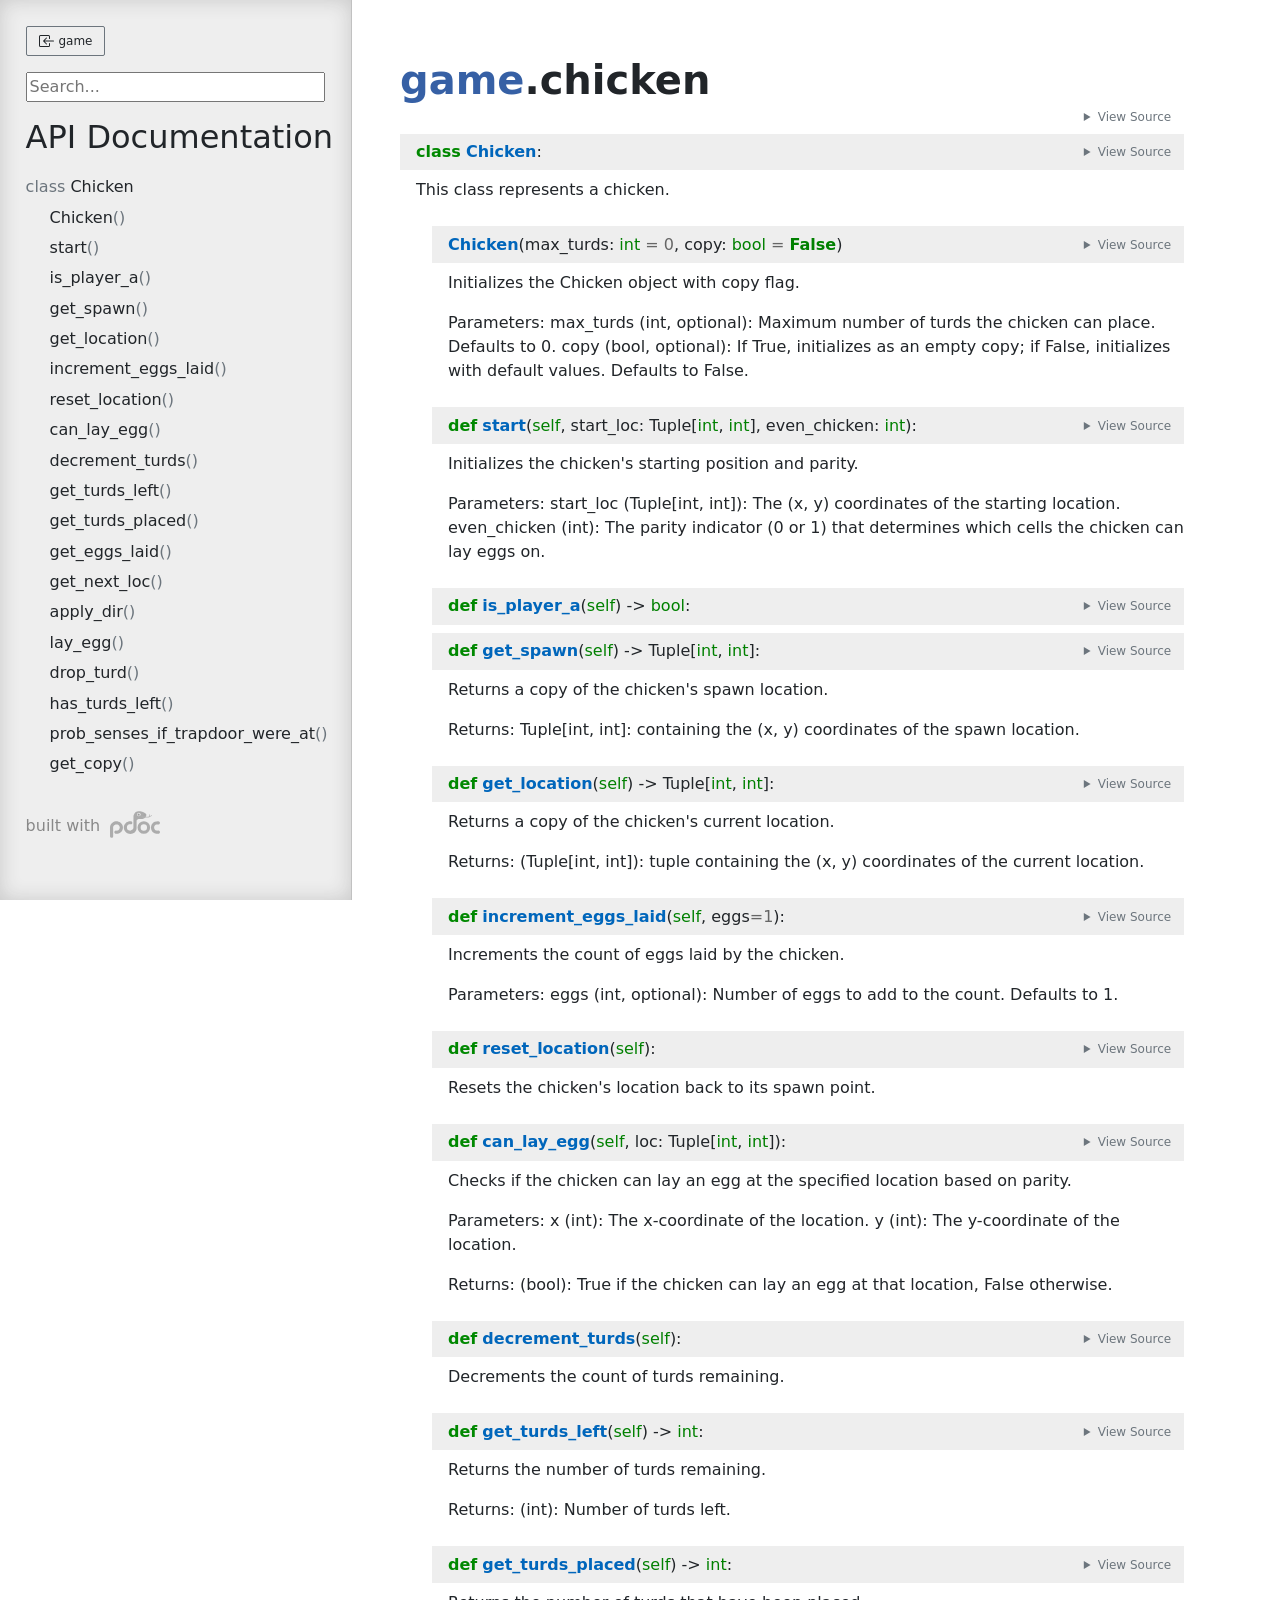
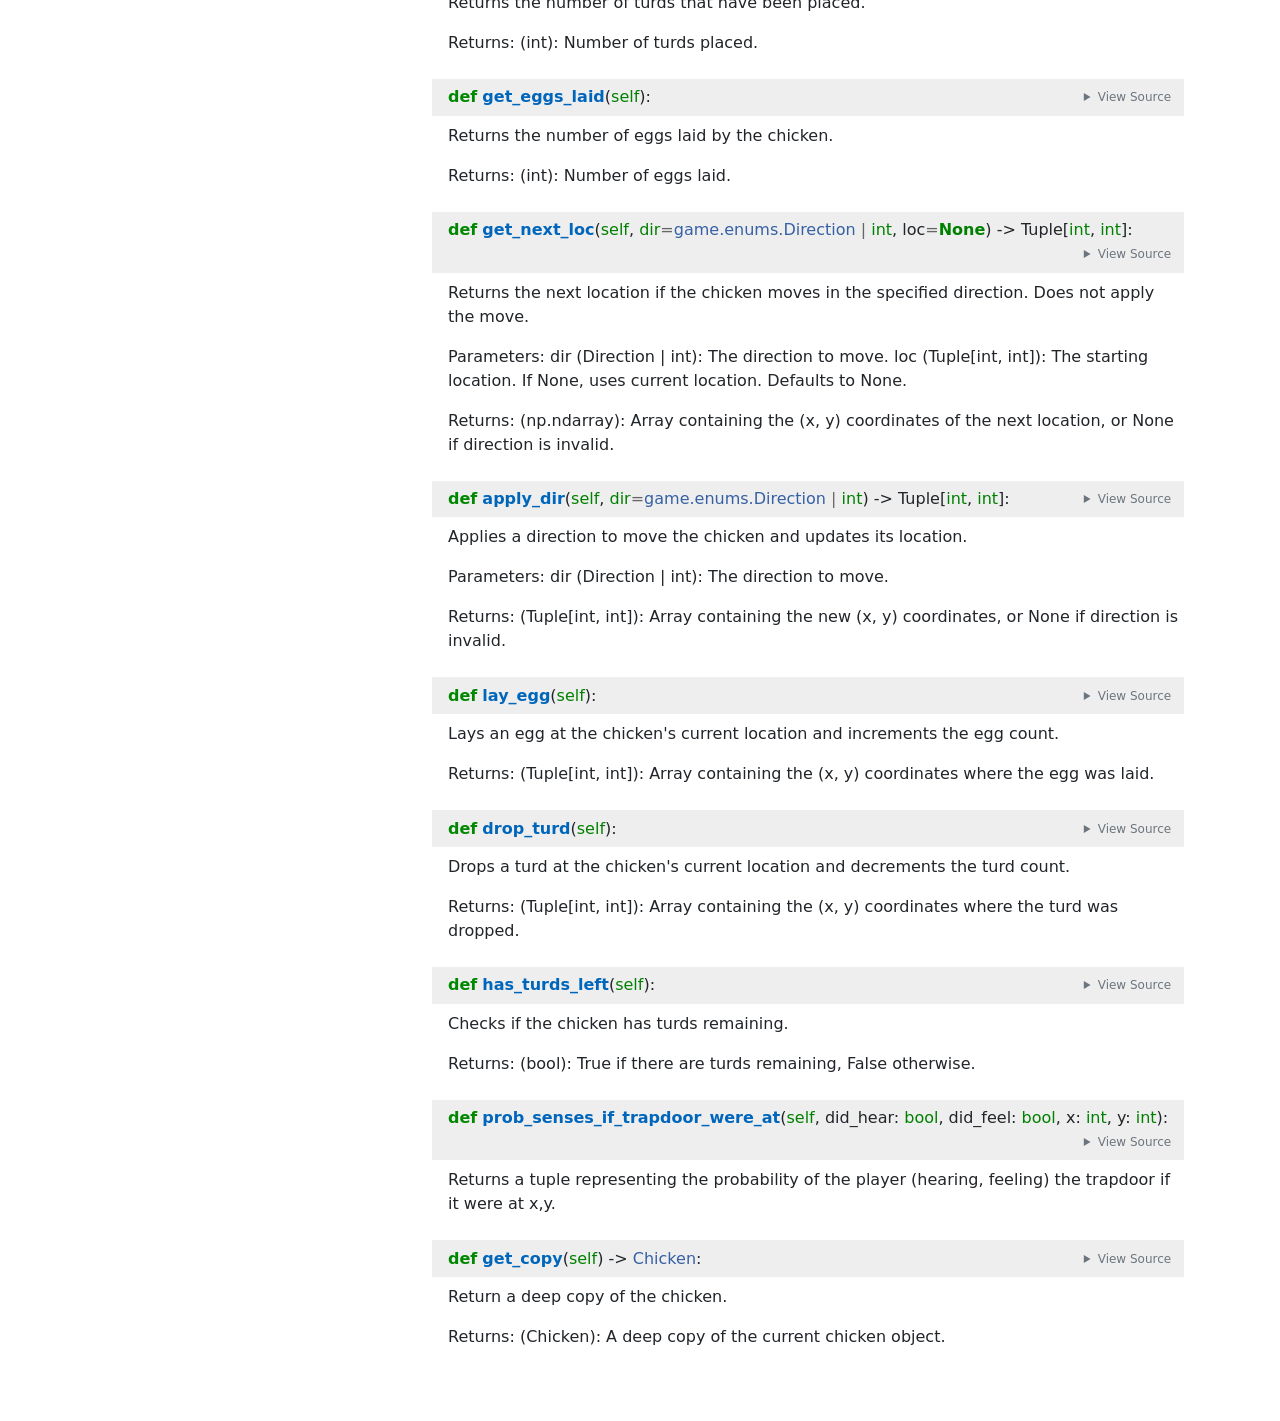
<file: 3600/docs/game/chicken.html>
<!doctype html>
<html lang="en">
<head>
    <meta charset="utf-8">
    <meta name="viewport" content="width=device-width, initial-scale=1">
    <meta name="generator" content="pdoc 16.0.0"/>
    <title>game.chicken API documentation</title>

    <style>/*! * Bootstrap Reboot v5.0.0 (https://getbootstrap.com/) * Copyright 2011-2021 The Bootstrap Authors * Copyright 2011-2021 Twitter, Inc. * Licensed under MIT (https://github.com/twbs/bootstrap/blob/main/LICENSE) * Forked from Normalize.css, licensed MIT (https://github.com/necolas/normalize.css/blob/master/LICENSE.md) */*,::after,::before{box-sizing:border-box}@media (prefers-reduced-motion:no-preference){:root{scroll-behavior:smooth}}body{margin:0;font-family:system-ui,-apple-system,"Segoe UI",Roboto,"Helvetica Neue",Arial,"Noto Sans","Liberation Sans",sans-serif,"Apple Color Emoji","Segoe UI Emoji","Segoe UI Symbol","Noto Color Emoji";font-size:1rem;font-weight:400;line-height:1.5;color:#212529;background-color:#fff;-webkit-text-size-adjust:100%;-webkit-tap-highlight-color:transparent}hr{margin:1rem 0;color:inherit;background-color:currentColor;border:0;opacity:.25}hr:not([size]){height:1px}h1,h2,h3,h4,h5,h6{margin-top:0;margin-bottom:.5rem;font-weight:500;line-height:1.2}h1{font-size:calc(1.375rem + 1.5vw)}@media (min-width:1200px){h1{font-size:2.5rem}}h2{font-size:calc(1.325rem + .9vw)}@media (min-width:1200px){h2{font-size:2rem}}h3{font-size:calc(1.3rem + .6vw)}@media (min-width:1200px){h3{font-size:1.75rem}}h4{font-size:calc(1.275rem + .3vw)}@media (min-width:1200px){h4{font-size:1.5rem}}h5{font-size:1.25rem}h6{font-size:1rem}p{margin-top:0;margin-bottom:1rem}abbr[data-bs-original-title],abbr[title]{-webkit-text-decoration:underline dotted;text-decoration:underline dotted;cursor:help;-webkit-text-decoration-skip-ink:none;text-decoration-skip-ink:none}address{margin-bottom:1rem;font-style:normal;line-height:inherit}ol,ul{padding-left:2rem}dl,ol,ul{margin-top:0;margin-bottom:1rem}ol ol,ol ul,ul ol,ul ul{margin-bottom:0}dt{font-weight:700}dd{margin-bottom:.5rem;margin-left:0}blockquote{margin:0 0 1rem}b,strong{font-weight:bolder}small{font-size:.875em}mark{padding:.2em;background-color:#fcf8e3}sub,sup{position:relative;font-size:.75em;line-height:0;vertical-align:baseline}sub{bottom:-.25em}sup{top:-.5em}a{color:#0d6efd;text-decoration:underline}a:hover{color:#0a58ca}a:not([href]):not([class]),a:not([href]):not([class]):hover{color:inherit;text-decoration:none}code,kbd,pre,samp{font-family:SFMono-Regular,Menlo,Monaco,Consolas,"Liberation Mono","Courier New",monospace;font-size:1em;direction:ltr;unicode-bidi:bidi-override}pre{display:block;margin-top:0;margin-bottom:1rem;overflow:auto;font-size:.875em}pre code{font-size:inherit;color:inherit;word-break:normal}code{font-size:.875em;color:#d63384;word-wrap:break-word}a>code{color:inherit}kbd{padding:.2rem .4rem;font-size:.875em;color:#fff;background-color:#212529;border-radius:.2rem}kbd kbd{padding:0;font-size:1em;font-weight:700}figure{margin:0 0 1rem}img,svg{vertical-align:middle}table{caption-side:bottom;border-collapse:collapse}caption{padding-top:.5rem;padding-bottom:.5rem;color:#6c757d;text-align:left}th{text-align:inherit;text-align:-webkit-match-parent}tbody,td,tfoot,th,thead,tr{border-color:inherit;border-style:solid;border-width:0}label{display:inline-block}button{border-radius:0}button:focus:not(:focus-visible){outline:0}button,input,optgroup,select,textarea{margin:0;font-family:inherit;font-size:inherit;line-height:inherit}button,select{text-transform:none}[role=button]{cursor:pointer}select{word-wrap:normal}select:disabled{opacity:1}[list]::-webkit-calendar-picker-indicator{display:none}[type=button],[type=reset],[type=submit],button{-webkit-appearance:button}[type=button]:not(:disabled),[type=reset]:not(:disabled),[type=submit]:not(:disabled),button:not(:disabled){cursor:pointer}::-moz-focus-inner{padding:0;border-style:none}textarea{resize:vertical}fieldset{min-width:0;padding:0;margin:0;border:0}legend{float:left;width:100%;padding:0;margin-bottom:.5rem;font-size:calc(1.275rem + .3vw);line-height:inherit}@media (min-width:1200px){legend{font-size:1.5rem}}legend+*{clear:left}::-webkit-datetime-edit-day-field,::-webkit-datetime-edit-fields-wrapper,::-webkit-datetime-edit-hour-field,::-webkit-datetime-edit-minute,::-webkit-datetime-edit-month-field,::-webkit-datetime-edit-text,::-webkit-datetime-edit-year-field{padding:0}::-webkit-inner-spin-button{height:auto}[type=search]{outline-offset:-2px;-webkit-appearance:textfield}::-webkit-search-decoration{-webkit-appearance:none}::-webkit-color-swatch-wrapper{padding:0}::file-selector-button{font:inherit}::-webkit-file-upload-button{font:inherit;-webkit-appearance:button}output{display:inline-block}iframe{border:0}summary{display:list-item;cursor:pointer}progress{vertical-align:baseline}[hidden]{display:none!important}</style>
    <style>/*! syntax-highlighting.css */pre{line-height:125%;}span.linenos{color:inherit; background-color:transparent; padding-left:5px; padding-right:20px;}.pdoc-code .hll{background-color:#ffffcc}.pdoc-code{background:#f8f8f8;}.pdoc-code .c{color:#3D7B7B; font-style:italic}.pdoc-code .err{border:1px solid #FF0000}.pdoc-code .k{color:#008000; font-weight:bold}.pdoc-code .o{color:#666666}.pdoc-code .ch{color:#3D7B7B; font-style:italic}.pdoc-code .cm{color:#3D7B7B; font-style:italic}.pdoc-code .cp{color:#9C6500}.pdoc-code .cpf{color:#3D7B7B; font-style:italic}.pdoc-code .c1{color:#3D7B7B; font-style:italic}.pdoc-code .cs{color:#3D7B7B; font-style:italic}.pdoc-code .gd{color:#A00000}.pdoc-code .ge{font-style:italic}.pdoc-code .gr{color:#E40000}.pdoc-code .gh{color:#000080; font-weight:bold}.pdoc-code .gi{color:#008400}.pdoc-code .go{color:#717171}.pdoc-code .gp{color:#000080; font-weight:bold}.pdoc-code .gs{font-weight:bold}.pdoc-code .gu{color:#800080; font-weight:bold}.pdoc-code .gt{color:#0044DD}.pdoc-code .kc{color:#008000; font-weight:bold}.pdoc-code .kd{color:#008000; font-weight:bold}.pdoc-code .kn{color:#008000; font-weight:bold}.pdoc-code .kp{color:#008000}.pdoc-code .kr{color:#008000; font-weight:bold}.pdoc-code .kt{color:#B00040}.pdoc-code .m{color:#666666}.pdoc-code .s{color:#BA2121}.pdoc-code .na{color:#687822}.pdoc-code .nb{color:#008000}.pdoc-code .nc{color:#0000FF; font-weight:bold}.pdoc-code .no{color:#880000}.pdoc-code .nd{color:#AA22FF}.pdoc-code .ni{color:#717171; font-weight:bold}.pdoc-code .ne{color:#CB3F38; font-weight:bold}.pdoc-code .nf{color:#0000FF}.pdoc-code .nl{color:#767600}.pdoc-code .nn{color:#0000FF; font-weight:bold}.pdoc-code .nt{color:#008000; font-weight:bold}.pdoc-code .nv{color:#19177C}.pdoc-code .ow{color:#AA22FF; font-weight:bold}.pdoc-code .w{color:#bbbbbb}.pdoc-code .mb{color:#666666}.pdoc-code .mf{color:#666666}.pdoc-code .mh{color:#666666}.pdoc-code .mi{color:#666666}.pdoc-code .mo{color:#666666}.pdoc-code .sa{color:#BA2121}.pdoc-code .sb{color:#BA2121}.pdoc-code .sc{color:#BA2121}.pdoc-code .dl{color:#BA2121}.pdoc-code .sd{color:#BA2121; font-style:italic}.pdoc-code .s2{color:#BA2121}.pdoc-code .se{color:#AA5D1F; font-weight:bold}.pdoc-code .sh{color:#BA2121}.pdoc-code .si{color:#A45A77; font-weight:bold}.pdoc-code .sx{color:#008000}.pdoc-code .sr{color:#A45A77}.pdoc-code .s1{color:#BA2121}.pdoc-code .ss{color:#19177C}.pdoc-code .bp{color:#008000}.pdoc-code .fm{color:#0000FF}.pdoc-code .vc{color:#19177C}.pdoc-code .vg{color:#19177C}.pdoc-code .vi{color:#19177C}.pdoc-code .vm{color:#19177C}.pdoc-code .il{color:#666666}</style>
    <style>/*! theme.css */:root{--pdoc-background:#fff;}.pdoc{--text:#212529;--muted:#6c757d;--link:#3660a5;--link-hover:#1659c5;--code:#f8f8f8;--active:#fff598;--accent:#eee;--accent2:#c1c1c1;--nav-hover:rgba(255, 255, 255, 0.5);--name:#0066BB;--def:#008800;--annotation:#007020;}</style>
    <style>/*! layout.css */html, body{width:100%;height:100%;}html, main{scroll-behavior:smooth;}body{background-color:var(--pdoc-background);}@media (max-width:769px){#navtoggle{cursor:pointer;position:absolute;width:50px;height:40px;top:1rem;right:1rem;border-color:var(--text);color:var(--text);display:flex;opacity:0.8;z-index:999;}#navtoggle:hover{opacity:1;}#togglestate + div{display:none;}#togglestate:checked + div{display:inherit;}main, header{padding:2rem 3vw;}header + main{margin-top:-3rem;}.git-button{display:none !important;}nav input[type="search"]{max-width:77%;}nav input[type="search"]:first-child{margin-top:-6px;}nav input[type="search"]:valid ~ *{display:none !important;}}@media (min-width:770px){:root{--sidebar-width:clamp(12.5rem, 28vw, 22rem);}nav{position:fixed;overflow:auto;height:100vh;width:var(--sidebar-width);}main, header{padding:3rem 2rem 3rem calc(var(--sidebar-width) + 3rem);width:calc(54rem + var(--sidebar-width));max-width:100%;}header + main{margin-top:-4rem;}#navtoggle{display:none;}}#togglestate{position:absolute;height:0;opacity:0;}nav.pdoc{--pad:clamp(0.5rem, 2vw, 1.75rem);--indent:1.5rem;background-color:var(--accent);border-right:1px solid var(--accent2);box-shadow:0 0 20px rgba(50, 50, 50, .2) inset;padding:0 0 0 var(--pad);overflow-wrap:anywhere;scrollbar-width:thin; scrollbar-color:var(--accent2) transparent; z-index:1}nav.pdoc::-webkit-scrollbar{width:.4rem; }nav.pdoc::-webkit-scrollbar-thumb{background-color:var(--accent2); }nav.pdoc > div{padding:var(--pad) 0;}nav.pdoc .module-list-button{display:inline-flex;align-items:center;color:var(--text);border-color:var(--muted);margin-bottom:1rem;}nav.pdoc .module-list-button:hover{border-color:var(--text);}nav.pdoc input[type=search]{display:block;outline-offset:0;width:calc(100% - var(--pad));}nav.pdoc .logo{max-width:calc(100% - var(--pad));max-height:35vh;display:block;margin:0 auto 1rem;transform:translate(calc(-.5 * var(--pad)), 0);}nav.pdoc ul{list-style:none;padding-left:0;}nav.pdoc > div > ul{margin-left:calc(0px - var(--pad));}nav.pdoc li a{padding:.2rem 0 .2rem calc(var(--pad) + var(--indent));}nav.pdoc > div > ul > li > a{padding-left:var(--pad);}nav.pdoc li{transition:all 100ms;}nav.pdoc li:hover{background-color:var(--nav-hover);}nav.pdoc a, nav.pdoc a:hover{color:var(--text);}nav.pdoc a{display:block;}nav.pdoc > h2:first-of-type{margin-top:1.5rem;}nav.pdoc .class:before{content:"class ";color:var(--muted);}nav.pdoc .function:after{content:"()";color:var(--muted);}nav.pdoc footer:before{content:"";display:block;width:calc(100% - var(--pad));border-top:solid var(--accent2) 1px;margin-top:1.5rem;padding-top:.5rem;}nav.pdoc footer{font-size:small;}</style>
    <style>/*! content.css */.pdoc{color:var(--text);box-sizing:border-box;line-height:1.5;background:none;}.pdoc .pdoc-button{cursor:pointer;display:inline-block;border:solid black 1px;border-radius:2px;font-size:.75rem;padding:calc(0.5em - 1px) 1em;transition:100ms all;}.pdoc .alert{padding:1rem 1rem 1rem calc(1.5rem + 24px);border:1px solid transparent;border-radius:.25rem;background-repeat:no-repeat;background-position:.75rem center;margin-bottom:1rem;}.pdoc .alert > em{display:none;}.pdoc .alert > *:last-child{margin-bottom:0;}.pdoc .alert.note{color:#084298;background-color:#cfe2ff;border-color:#b6d4fe;background-image:url("data:image/svg+xml,%3Csvg%20xmlns%3D%22http%3A//www.w3.org/2000/svg%22%20width%3D%2224%22%20height%3D%2224%22%20fill%3D%22%23084298%22%20viewBox%3D%220%200%2016%2016%22%3E%3Cpath%20d%3D%22M8%2016A8%208%200%201%200%208%200a8%208%200%200%200%200%2016zm.93-9.412-1%204.705c-.07.34.029.533.304.533.194%200%20.487-.07.686-.246l-.088.416c-.287.346-.92.598-1.465.598-.703%200-1.002-.422-.808-1.319l.738-3.468c.064-.293.006-.399-.287-.47l-.451-.081.082-.381%202.29-.287zM8%205.5a1%201%200%201%201%200-2%201%201%200%200%201%200%202z%22/%3E%3C/svg%3E");}.pdoc .alert.tip{color:#0a3622;background-color:#d1e7dd;border-color:#a3cfbb;background-image:url("data:image/svg+xml,%3Csvg%20xmlns%3D%22http%3A//www.w3.org/2000/svg%22%20width%3D%2224%22%20height%3D%2224%22%20fill%3D%22%230a3622%22%20viewBox%3D%220%200%2016%2016%22%3E%3Cpath%20d%3D%22M2%206a6%206%200%201%201%2010.174%204.31c-.203.196-.359.4-.453.619l-.762%201.769A.5.5%200%200%201%2010.5%2013a.5.5%200%200%201%200%201%20.5.5%200%200%201%200%201l-.224.447a1%201%200%200%201-.894.553H6.618a1%201%200%200%201-.894-.553L5.5%2015a.5.5%200%200%201%200-1%20.5.5%200%200%201%200-1%20.5.5%200%200%201-.46-.302l-.761-1.77a2%202%200%200%200-.453-.618A5.98%205.98%200%200%201%202%206m6-5a5%205%200%200%200-3.479%208.592c.263.254.514.564.676.941L5.83%2012h4.342l.632-1.467c.162-.377.413-.687.676-.941A5%205%200%200%200%208%201%22/%3E%3C/svg%3E");}.pdoc .alert.important{color:#055160;background-color:#cff4fc;border-color:#9eeaf9;background-image:url("data:image/svg+xml,%3Csvg%20xmlns%3D%22http%3A//www.w3.org/2000/svg%22%20width%3D%2224%22%20height%3D%2224%22%20fill%3D%22%23055160%22%20viewBox%3D%220%200%2016%2016%22%3E%3Cpath%20d%3D%22M2%200a2%202%200%200%200-2%202v12a2%202%200%200%200%202%202h12a2%202%200%200%200%202-2V2a2%202%200%200%200-2-2zm6%204c.535%200%20.954.462.9.995l-.35%203.507a.552.552%200%200%201-1.1%200L7.1%204.995A.905.905%200%200%201%208%204m.002%206a1%201%200%201%201%200%202%201%201%200%200%201%200-2%22/%3E%3C/svg%3E");}.pdoc .alert.warning{color:#664d03;background-color:#fff3cd;border-color:#ffecb5;background-image:url("data:image/svg+xml,%3Csvg%20xmlns%3D%22http%3A//www.w3.org/2000/svg%22%20width%3D%2224%22%20height%3D%2224%22%20fill%3D%22%23664d03%22%20viewBox%3D%220%200%2016%2016%22%3E%3Cpath%20d%3D%22M8.982%201.566a1.13%201.13%200%200%200-1.96%200L.165%2013.233c-.457.778.091%201.767.98%201.767h13.713c.889%200%201.438-.99.98-1.767L8.982%201.566zM8%205c.535%200%20.954.462.9.995l-.35%203.507a.552.552%200%200%201-1.1%200L7.1%205.995A.905.905%200%200%201%208%205zm.002%206a1%201%200%201%201%200%202%201%201%200%200%201%200-2z%22/%3E%3C/svg%3E");}.pdoc .alert.caution{color:#842029;background-color:#f8d7da;border-color:#f5c2c7;background-image:url("data:image/svg+xml,%3Csvg%20xmlns%3D%22http%3A//www.w3.org/2000/svg%22%20width%3D%2224%22%20height%3D%2224%22%20fill%3D%22%23842029%22%20viewBox%3D%220%200%2016%2016%22%3E%3Cpath%20d%3D%22M11.46.146A.5.5%200%200%200%2011.107%200H4.893a.5.5%200%200%200-.353.146L.146%204.54A.5.5%200%200%200%200%204.893v6.214a.5.5%200%200%200%20.146.353l4.394%204.394a.5.5%200%200%200%20.353.146h6.214a.5.5%200%200%200%20.353-.146l4.394-4.394a.5.5%200%200%200%20.146-.353V4.893a.5.5%200%200%200-.146-.353zM8%204c.535%200%20.954.462.9.995l-.35%203.507a.552.552%200%200%201-1.1%200L7.1%204.995A.905.905%200%200%201%208%204m.002%206a1%201%200%201%201%200%202%201%201%200%200%201%200-2%22/%3E%3C/svg%3E");}.pdoc .alert.danger{color:#842029;background-color:#f8d7da;border-color:#f5c2c7;background-image:url("data:image/svg+xml,%3Csvg%20xmlns%3D%22http%3A//www.w3.org/2000/svg%22%20width%3D%2224%22%20height%3D%2224%22%20fill%3D%22%23842029%22%20viewBox%3D%220%200%2016%2016%22%3E%3Cpath%20d%3D%22M5.52.359A.5.5%200%200%201%206%200h4a.5.5%200%200%201%20.474.658L8.694%206H12.5a.5.5%200%200%201%20.395.807l-7%209a.5.5%200%200%201-.873-.454L6.823%209.5H3.5a.5.5%200%200%201-.48-.641l2.5-8.5z%22/%3E%3C/svg%3E");}.pdoc .visually-hidden{position:absolute !important;width:1px !important;height:1px !important;padding:0 !important;margin:-1px !important;overflow:hidden !important;clip:rect(0, 0, 0, 0) !important;white-space:nowrap !important;border:0 !important;}.pdoc h1, .pdoc h2, .pdoc h3{font-weight:300;margin:.3em 0;padding:.2em 0;}.pdoc > section:not(.module-info) h1{font-size:1.5rem;font-weight:500;}.pdoc > section:not(.module-info) h2{font-size:1.4rem;font-weight:500;}.pdoc > section:not(.module-info) h3{font-size:1.3rem;font-weight:500;}.pdoc > section:not(.module-info) h4{font-size:1.2rem;}.pdoc > section:not(.module-info) h5{font-size:1.1rem;}.pdoc a{text-decoration:none;color:var(--link);}.pdoc a:hover{color:var(--link-hover);}.pdoc blockquote{margin-left:2rem;}.pdoc pre{border-top:1px solid var(--accent2);border-bottom:1px solid var(--accent2);margin-top:0;margin-bottom:1em;padding:.5rem 0 .5rem .5rem;overflow-x:auto;background-color:var(--code);}.pdoc code{color:var(--text);padding:.2em .4em;margin:0;font-size:85%;background-color:var(--accent);border-radius:6px;}.pdoc a > code{color:inherit;}.pdoc pre > code{display:inline-block;font-size:inherit;background:none;border:none;padding:0;}.pdoc > section:not(.module-info){margin-bottom:1.5rem;}.pdoc .modulename{margin-top:0;font-weight:bold;}.pdoc .modulename a{color:var(--link);transition:100ms all;}.pdoc .git-button{float:right;border:solid var(--link) 1px;}.pdoc .git-button:hover{background-color:var(--link);color:var(--pdoc-background);}.view-source-toggle-state,.view-source-toggle-state ~ .pdoc-code{display:none;}.view-source-toggle-state:checked ~ .pdoc-code{display:block;}.view-source-button{display:inline-block;float:right;font-size:.75rem;line-height:1.5rem;color:var(--muted);padding:0 .4rem 0 1.3rem;cursor:pointer;text-indent:-2px;}.view-source-button > span{visibility:hidden;}.module-info .view-source-button{float:none;display:flex;justify-content:flex-end;margin:-1.2rem .4rem -.2rem 0;}.view-source-button::before{position:absolute;content:"View Source";display:list-item;list-style-type:disclosure-closed;}.view-source-toggle-state:checked ~ .attr .view-source-button::before,.view-source-toggle-state:checked ~ .view-source-button::before{list-style-type:disclosure-open;}.pdoc .docstring{margin-bottom:1.5rem;}.pdoc section:not(.module-info) .docstring{margin-left:clamp(0rem, 5vw - 2rem, 1rem);}.pdoc .docstring .pdoc-code{margin-left:1em;margin-right:1em;}.pdoc h1:target,.pdoc h2:target,.pdoc h3:target,.pdoc h4:target,.pdoc h5:target,.pdoc h6:target,.pdoc .pdoc-code > pre > span:target{background-color:var(--active);box-shadow:-1rem 0 0 0 var(--active);}.pdoc .pdoc-code > pre > span:target{display:block;}.pdoc div:target > .attr,.pdoc section:target > .attr,.pdoc dd:target > a{background-color:var(--active);}.pdoc *{scroll-margin:2rem;}.pdoc .pdoc-code .linenos{user-select:none;}.pdoc .attr:hover{filter:contrast(0.95);}.pdoc section, .pdoc .classattr{position:relative;}.pdoc .headerlink{--width:clamp(1rem, 3vw, 2rem);position:absolute;top:0;left:calc(0rem - var(--width));transition:all 100ms ease-in-out;opacity:0;}.pdoc .headerlink::before{content:"#";display:block;text-align:center;width:var(--width);height:2.3rem;line-height:2.3rem;font-size:1.5rem;}.pdoc .attr:hover ~ .headerlink,.pdoc *:target > .headerlink,.pdoc .headerlink:hover{opacity:1;}.pdoc .attr{display:block;margin:.5rem 0 .5rem;padding:.4rem .4rem .4rem 1rem;background-color:var(--accent);overflow-x:auto;}.pdoc .classattr{margin-left:2rem;}.pdoc .decorator-deprecated{color:#842029;}.pdoc .decorator-deprecated ~ span{filter:grayscale(1) opacity(0.8);}.pdoc .name{color:var(--name);font-weight:bold;}.pdoc .def{color:var(--def);font-weight:bold;}.pdoc .signature{background-color:transparent;}.pdoc .param, .pdoc .return-annotation{white-space:pre;}.pdoc .signature.multiline .param{display:block;}.pdoc .signature.condensed .param{display:inline-block;}.pdoc .annotation{color:var(--annotation);}.pdoc .view-value-toggle-state,.pdoc .view-value-toggle-state ~ .default_value{display:none;}.pdoc .view-value-toggle-state:checked ~ .default_value{display:inherit;}.pdoc .view-value-button{font-size:.5rem;vertical-align:middle;border-style:dashed;margin-top:-0.1rem;}.pdoc .view-value-button:hover{background:white;}.pdoc .view-value-button::before{content:"show";text-align:center;width:2.2em;display:inline-block;}.pdoc .view-value-toggle-state:checked ~ .view-value-button::before{content:"hide";}.pdoc .inherited{margin-left:2rem;}.pdoc .inherited dt{font-weight:700;}.pdoc .inherited dt, .pdoc .inherited dd{display:inline;margin-left:0;margin-bottom:.5rem;}.pdoc .inherited dd:not(:last-child):after{content:", ";}.pdoc .inherited .class:before{content:"class ";}.pdoc .inherited .function a:after{content:"()";}.pdoc .search-result .docstring{overflow:auto;max-height:25vh;}.pdoc .search-result.focused > .attr{background-color:var(--active);}.pdoc .attribution{margin-top:2rem;display:block;opacity:0.5;transition:all 200ms;filter:grayscale(100%);}.pdoc .attribution:hover{opacity:1;filter:grayscale(0%);}.pdoc .attribution img{margin-left:5px;height:27px;vertical-align:bottom;width:50px;transition:all 200ms;}.pdoc table{display:block;width:max-content;max-width:100%;overflow:auto;margin-bottom:1rem;}.pdoc table th{font-weight:600;}.pdoc table th, .pdoc table td{padding:6px 13px;border:1px solid var(--accent2);}</style>
    <style>/*! custom.css */</style></head>
<body>
    <nav class="pdoc">
        <label id="navtoggle" for="togglestate" class="pdoc-button"><svg xmlns='http://www.w3.org/2000/svg' viewBox='0 0 30 30'><path stroke-linecap='round' stroke="currentColor" stroke-miterlimit='10' stroke-width='2' d='M4 7h22M4 15h22M4 23h22'/></svg></label>
        <input id="togglestate" type="checkbox" aria-hidden="true" tabindex="-1">
        <div>            <a class="pdoc-button module-list-button" href="../game.html">
<svg xmlns="http://www.w3.org/2000/svg" width="16" height="16" fill="currentColor" class="bi bi-box-arrow-in-left" viewBox="0 0 16 16">
  <path fill-rule="evenodd" d="M10 3.5a.5.5 0 0 0-.5-.5h-8a.5.5 0 0 0-.5.5v9a.5.5 0 0 0 .5.5h8a.5.5 0 0 0 .5-.5v-2a.5.5 0 0 1 1 0v2A1.5 1.5 0 0 1 9.5 14h-8A1.5 1.5 0 0 1 0 12.5v-9A1.5 1.5 0 0 1 1.5 2h8A1.5 1.5 0 0 1 11 3.5v2a.5.5 0 0 1-1 0v-2z"/>
  <path fill-rule="evenodd" d="M4.146 8.354a.5.5 0 0 1 0-.708l3-3a.5.5 0 1 1 .708.708L5.707 7.5H14.5a.5.5 0 0 1 0 1H5.707l2.147 2.146a.5.5 0 0 1-.708.708l-3-3z"/>
</svg>                &nbsp;game</a>


            <input type="search" placeholder="Search..." role="searchbox" aria-label="search"
                   pattern=".+" required>



            <h2>API Documentation</h2>
                <ul class="memberlist">
            <li>
                    <a class="class" href="#Chicken">Chicken</a>
                            <ul class="memberlist">
                        <li>
                                <a class="function" href="#Chicken.__init__">Chicken</a>
                        </li>
                        <li>
                                <a class="function" href="#Chicken.start">start</a>
                        </li>
                        <li>
                                <a class="function" href="#Chicken.is_player_a">is_player_a</a>
                        </li>
                        <li>
                                <a class="function" href="#Chicken.get_spawn">get_spawn</a>
                        </li>
                        <li>
                                <a class="function" href="#Chicken.get_location">get_location</a>
                        </li>
                        <li>
                                <a class="function" href="#Chicken.increment_eggs_laid">increment_eggs_laid</a>
                        </li>
                        <li>
                                <a class="function" href="#Chicken.reset_location">reset_location</a>
                        </li>
                        <li>
                                <a class="function" href="#Chicken.can_lay_egg">can_lay_egg</a>
                        </li>
                        <li>
                                <a class="function" href="#Chicken.decrement_turds">decrement_turds</a>
                        </li>
                        <li>
                                <a class="function" href="#Chicken.get_turds_left">get_turds_left</a>
                        </li>
                        <li>
                                <a class="function" href="#Chicken.get_turds_placed">get_turds_placed</a>
                        </li>
                        <li>
                                <a class="function" href="#Chicken.get_eggs_laid">get_eggs_laid</a>
                        </li>
                        <li>
                                <a class="function" href="#Chicken.get_next_loc">get_next_loc</a>
                        </li>
                        <li>
                                <a class="function" href="#Chicken.apply_dir">apply_dir</a>
                        </li>
                        <li>
                                <a class="function" href="#Chicken.lay_egg">lay_egg</a>
                        </li>
                        <li>
                                <a class="function" href="#Chicken.drop_turd">drop_turd</a>
                        </li>
                        <li>
                                <a class="function" href="#Chicken.has_turds_left">has_turds_left</a>
                        </li>
                        <li>
                                <a class="function" href="#Chicken.prob_senses_if_trapdoor_were_at">prob_senses_if_trapdoor_were_at</a>
                        </li>
                        <li>
                                <a class="function" href="#Chicken.get_copy">get_copy</a>
                        </li>
                </ul>

            </li>
    </ul>



        <a class="attribution" title="pdoc: Python API documentation generator" href="https://pdoc.dev" target="_blank">
            built with <span class="visually-hidden">pdoc</span><img
                alt="pdoc logo"
                src="data:image/svg+xml,%3Csvg%20xmlns%3D%22http%3A//www.w3.org/2000/svg%22%20role%3D%22img%22%20aria-label%3D%22pdoc%20logo%22%20width%3D%22300%22%20height%3D%22160%22%20viewBox%3D%220%200%20150%2080%22%3E%3Ctitle%3Epdoc%3C/title%3E%3Cpath%20d%3D%22M132.316%2048.886c.276-4.679%202.342-6.698%204.409-7.982s4.27-1.165%206.751-1.055c1.586.07%203.044.156%204.222-.482%201.142-.619%202.026-1.932%202.162-3.739.268-3.576-1.929-5.368-5.006-5.551s-7.599.524-10.517%201.606c-4.455%201.652-8.588%206.606-9.552%208.992s-2.342%206.193-1.745%2010.873%202.664%209.221%205.878%2011.79%205.878%203.808%2010.103%204.312%203.444.229%206.062.229%205.006-2.202%204.914-4.909-2.296-5.001-4.501-4.863-3.077.505-5.281.229-7.715-2.064-7.899-9.451z%22%20fill%3D%22%23198754%22/%3E%3Ccircle%20cx%3D%22101.504%22%20cy%3D%2248.943%22%20r%3D%2214.208%22%20fill%3D%22none%22%20stroke%3D%22%23198754%22%20stroke-width%3D%229.354%22/%3E%3Cpath%20d%3D%22M87.81.002c-3.637.065-5.001.454-7.014%201.232s-3.443%201.363-6.3%204.282c-1.723%201.76-3.148%205.019-3.776%207.329-.413%201.521-.316%202.63-.316%202.63l-.195%2034.612c.065%205.774-6.755%208.305-9.612%208.37s-9.678-1.038-9.743-9.408%207.128-9.521%208.362-9.521c1.413-.13%202.526-.021%203.718-.016%202.071.009%204.157-.778%204.092-4.671s-4.157-4.736-4.157-4.736c-6.3-.843-11.43%202.206-11.43%202.206S40.917%2038.15%2041.372%2049.634%2051.568%2068.19%2061.311%2068.125s18.316-7.007%2018.445-17.193l.13-22.772c.046-2.291%202.683-3.644%204.476-4.203.745-.232%201.694-.274%201.694-.274l10.457-.13s4.871-.324%207.729-3.114%204.352-6.294%204.352-6.294.974-3.049.13-4.606-.195-1.233-2.792-3.309-8.573-4.477-8.573-4.477S91.447-.063%2087.81.002zM0%2047.169l.065%2028.417S0%2080.127%204.481%2079.997s5.072-3.866%205.049-4.152l-.113-28.482s1.624-7.656%209.937-7.721%2010.002%206.942%2010.002%208.499-.909%2010.51-9.093%2010.51c-.948%200-2.99-.567-4.145-.272-3.919%201-3.194%204.554-3.194%204.554s.065%205.061%207.404%204.996%2018.575-6.034%2018.575-19.074S26.953%2030.04%2019.549%2029.91%201.234%2035.296%200%2047.169z%22%20fill%3D%22%23198754%22/%3E%3Cg%20transform%3D%22matrix%28.325601%200%200%20.325256%20-10.32669%20-45.802786%29%22%3E%3Ccircle%20cx%3D%22297.554%22%20cy%3D%22172.286%22%20r%3D%2216.5%22%20fill%3D%22%23fff%22/%3E%3Cellipse%20cx%3D%22297.709%22%20cy%3D%22172.642%22%20rx%3D%2211.071%22%20ry%3D%2210.871%22%20fill%3D%22%23105a48%22/%3E%3Ccircle%20cx%3D%22304.104%22%20cy%3D%22167.667%22%20r%3D%224.5%22%20fill%3D%22%23fff%22/%3E%3C/g%3E%3Cpath%20d%3D%22M94.661%2017.032l.893-1.476s.99.714%201.916.925%201.575.114%202.955.114l14.565-.162c1.283-.032%203.085-.762%203.02-3.293s-.373-3.503-.373-3.503l1.283-.487s.52.503.877%201.573.309%201.995.292%202.66-.227%201.541-.227%201.541%201.564-.308%202.359-1.038.823-.779%201.489-1.508.812-.86.812-.86.552-.13.877.26.341.957.065%201.46-1.672%202.206-3.247%203.066-2.76%201.427-3.929%201.768-3.848.73-7.063.714l-10.944-.114s-2.143-.081-3.02-.373-2.241-.973-2.598-1.265z%22%20fill%3D%22%23d36d49%22/%3E%3Cg%20fill%3D%22%23105a48%22%3E%3Cellipse%20cx%3D%2293.052%22%20cy%3D%2243.567%22%20rx%3D%22.869%22%20ry%3D%221.014%22%20transform%3D%22rotate%28341.022%29%22/%3E%3Cellipse%20cx%3D%22104.3%22%20cy%3D%22-16.184%22%20rx%3D%22.865%22%20ry%3D%221.009%22%20transform%3D%22rotate%2814.786%29%22/%3E%3C/g%3E%3C/svg%3E"/>
        </a>
</div>
    </nav>
    <main class="pdoc">
            <section class="module-info">
                    <h1 class="modulename">
<a href="./../game.html">game</a><wbr>.chicken    </h1>

                
                        <input id="mod-chicken-view-source" class="view-source-toggle-state" type="checkbox" aria-hidden="true" tabindex="-1">

                        <label class="view-source-button" for="mod-chicken-view-source"><span>View Source</span></label>

                        <div class="pdoc-code codehilite"><pre><span></span><span id="L-1"><a href="#L-1"><span class="linenos">  1</span></a><span class="kn">from</span><span class="w"> </span><span class="nn">typing</span><span class="w"> </span><span class="kn">import</span> <span class="n">Tuple</span>
</span><span id="L-2"><a href="#L-2"><span class="linenos">  2</span></a>
</span><span id="L-3"><a href="#L-3"><span class="linenos">  3</span></a><span class="kn">from</span><span class="w"> </span><span class="nn">game.enums</span><span class="w"> </span><span class="kn">import</span> <span class="n">Direction</span>
</span><span id="L-4"><a href="#L-4"><span class="linenos">  4</span></a><span class="kn">from</span><span class="w"> </span><span class="nn">game.game_map</span><span class="w"> </span><span class="kn">import</span> <span class="n">prob_feel</span><span class="p">,</span> <span class="n">prob_hear</span>
</span><span id="L-5"><a href="#L-5"><span class="linenos">  5</span></a>
</span><span id="L-6"><a href="#L-6"><span class="linenos">  6</span></a>
</span><span id="L-7"><a href="#L-7"><span class="linenos">  7</span></a><span class="k">class</span><span class="w"> </span><span class="nc">Chicken</span><span class="p">:</span>
</span><span id="L-8"><a href="#L-8"><span class="linenos">  8</span></a><span class="w">    </span><span class="sd">&quot;&quot;&quot;</span>
</span><span id="L-9"><a href="#L-9"><span class="linenos">  9</span></a><span class="sd">    This class represents a chicken.</span>
</span><span id="L-10"><a href="#L-10"><span class="linenos"> 10</span></a><span class="sd">    &quot;&quot;&quot;</span>
</span><span id="L-11"><a href="#L-11"><span class="linenos"> 11</span></a>
</span><span id="L-12"><a href="#L-12"><span class="linenos"> 12</span></a>    <span class="k">def</span><span class="w"> </span><span class="fm">__init__</span><span class="p">(</span><span class="bp">self</span><span class="p">,</span> <span class="n">max_turds</span><span class="p">:</span> <span class="nb">int</span> <span class="o">=</span> <span class="mi">0</span><span class="p">,</span> <span class="n">copy</span><span class="p">:</span> <span class="nb">bool</span> <span class="o">=</span> <span class="kc">False</span><span class="p">):</span>
</span><span id="L-13"><a href="#L-13"><span class="linenos"> 13</span></a><span class="w">        </span><span class="sd">&quot;&quot;&quot;</span>
</span><span id="L-14"><a href="#L-14"><span class="linenos"> 14</span></a><span class="sd">        Initializes the Chicken object with copy flag.</span>
</span><span id="L-15"><a href="#L-15"><span class="linenos"> 15</span></a>
</span><span id="L-16"><a href="#L-16"><span class="linenos"> 16</span></a><span class="sd">        Parameters:</span>
</span><span id="L-17"><a href="#L-17"><span class="linenos"> 17</span></a><span class="sd">            max_turds (int, optional): Maximum number of turds the chicken can place. Defaults to 0.</span>
</span><span id="L-18"><a href="#L-18"><span class="linenos"> 18</span></a><span class="sd">            copy (bool, optional): If True, initializes as an empty copy; if False, initializes with default values. Defaults to False.</span>
</span><span id="L-19"><a href="#L-19"><span class="linenos"> 19</span></a><span class="sd">        &quot;&quot;&quot;</span>
</span><span id="L-20"><a href="#L-20"><span class="linenos"> 20</span></a>
</span><span id="L-21"><a href="#L-21"><span class="linenos"> 21</span></a>        <span class="k">if</span> <span class="ow">not</span> <span class="n">copy</span><span class="p">:</span>
</span><span id="L-22"><a href="#L-22"><span class="linenos"> 22</span></a>            <span class="bp">self</span><span class="o">.</span><span class="n">turds_left</span> <span class="o">=</span> <span class="n">max_turds</span>
</span><span id="L-23"><a href="#L-23"><span class="linenos"> 23</span></a>            <span class="bp">self</span><span class="o">.</span><span class="n">eggs_laid</span> <span class="o">=</span> <span class="mi">0</span>
</span><span id="L-24"><a href="#L-24"><span class="linenos"> 24</span></a>
</span><span id="L-25"><a href="#L-25"><span class="linenos"> 25</span></a>    <span class="k">def</span><span class="w"> </span><span class="nf">start</span><span class="p">(</span><span class="bp">self</span><span class="p">,</span> <span class="n">start_loc</span><span class="p">:</span> <span class="n">Tuple</span><span class="p">[</span><span class="nb">int</span><span class="p">,</span> <span class="nb">int</span><span class="p">],</span> <span class="n">even_chicken</span><span class="p">:</span> <span class="nb">int</span><span class="p">):</span>
</span><span id="L-26"><a href="#L-26"><span class="linenos"> 26</span></a><span class="w">        </span><span class="sd">&quot;&quot;&quot;</span>
</span><span id="L-27"><a href="#L-27"><span class="linenos"> 27</span></a><span class="sd">        Initializes the chicken&#39;s starting position and parity.</span>
</span><span id="L-28"><a href="#L-28"><span class="linenos"> 28</span></a>
</span><span id="L-29"><a href="#L-29"><span class="linenos"> 29</span></a><span class="sd">        Parameters:</span>
</span><span id="L-30"><a href="#L-30"><span class="linenos"> 30</span></a><span class="sd">            start_loc (Tuple[int, int]): The (x, y) coordinates of the starting location.</span>
</span><span id="L-31"><a href="#L-31"><span class="linenos"> 31</span></a><span class="sd">            even_chicken (int): The parity indicator (0 or 1) that determines which cells the chicken can lay eggs on.</span>
</span><span id="L-32"><a href="#L-32"><span class="linenos"> 32</span></a><span class="sd">        &quot;&quot;&quot;</span>
</span><span id="L-33"><a href="#L-33"><span class="linenos"> 33</span></a>        <span class="bp">self</span><span class="o">.</span><span class="n">spawn</span> <span class="o">=</span> <span class="n">start_loc</span>
</span><span id="L-34"><a href="#L-34"><span class="linenos"> 34</span></a>        <span class="bp">self</span><span class="o">.</span><span class="n">loc</span> <span class="o">=</span> <span class="n">start_loc</span>
</span><span id="L-35"><a href="#L-35"><span class="linenos"> 35</span></a>        <span class="bp">self</span><span class="o">.</span><span class="n">even_chicken</span> <span class="o">=</span> <span class="n">even_chicken</span>
</span><span id="L-36"><a href="#L-36"><span class="linenos"> 36</span></a>
</span><span id="L-37"><a href="#L-37"><span class="linenos"> 37</span></a>    <span class="k">def</span><span class="w"> </span><span class="nf">is_player_a</span><span class="p">(</span><span class="bp">self</span><span class="p">)</span> <span class="o">-&gt;</span> <span class="nb">bool</span><span class="p">:</span>
</span><span id="L-38"><a href="#L-38"><span class="linenos"> 38</span></a>        <span class="k">return</span> <span class="bp">self</span><span class="o">.</span><span class="n">even_chicken</span> <span class="o">==</span> <span class="mi">0</span>
</span><span id="L-39"><a href="#L-39"><span class="linenos"> 39</span></a>
</span><span id="L-40"><a href="#L-40"><span class="linenos"> 40</span></a>    <span class="k">def</span><span class="w"> </span><span class="nf">get_spawn</span><span class="p">(</span><span class="bp">self</span><span class="p">)</span> <span class="o">-&gt;</span> <span class="n">Tuple</span><span class="p">[</span><span class="nb">int</span><span class="p">,</span> <span class="nb">int</span><span class="p">]:</span>
</span><span id="L-41"><a href="#L-41"><span class="linenos"> 41</span></a><span class="w">        </span><span class="sd">&quot;&quot;&quot;</span>
</span><span id="L-42"><a href="#L-42"><span class="linenos"> 42</span></a><span class="sd">        Returns a copy of the chicken&#39;s spawn location.</span>
</span><span id="L-43"><a href="#L-43"><span class="linenos"> 43</span></a>
</span><span id="L-44"><a href="#L-44"><span class="linenos"> 44</span></a><span class="sd">        Returns:</span>
</span><span id="L-45"><a href="#L-45"><span class="linenos"> 45</span></a><span class="sd">            Tuple[int, int]: containing the (x, y) coordinates of the spawn location.</span>
</span><span id="L-46"><a href="#L-46"><span class="linenos"> 46</span></a><span class="sd">        &quot;&quot;&quot;</span>
</span><span id="L-47"><a href="#L-47"><span class="linenos"> 47</span></a>        <span class="k">return</span> <span class="bp">self</span><span class="o">.</span><span class="n">spawn</span>
</span><span id="L-48"><a href="#L-48"><span class="linenos"> 48</span></a>
</span><span id="L-49"><a href="#L-49"><span class="linenos"> 49</span></a>    <span class="k">def</span><span class="w"> </span><span class="nf">get_location</span><span class="p">(</span><span class="bp">self</span><span class="p">)</span> <span class="o">-&gt;</span> <span class="n">Tuple</span><span class="p">[</span><span class="nb">int</span><span class="p">,</span> <span class="nb">int</span><span class="p">]:</span>
</span><span id="L-50"><a href="#L-50"><span class="linenos"> 50</span></a><span class="w">        </span><span class="sd">&quot;&quot;&quot;</span>
</span><span id="L-51"><a href="#L-51"><span class="linenos"> 51</span></a><span class="sd">        Returns a copy of the chicken&#39;s current location.</span>
</span><span id="L-52"><a href="#L-52"><span class="linenos"> 52</span></a>
</span><span id="L-53"><a href="#L-53"><span class="linenos"> 53</span></a><span class="sd">        Returns:</span>
</span><span id="L-54"><a href="#L-54"><span class="linenos"> 54</span></a><span class="sd">            (Tuple[int, int]): tuple containing the (x, y) coordinates of the current location.</span>
</span><span id="L-55"><a href="#L-55"><span class="linenos"> 55</span></a><span class="sd">        &quot;&quot;&quot;</span>
</span><span id="L-56"><a href="#L-56"><span class="linenos"> 56</span></a>        <span class="k">return</span> <span class="bp">self</span><span class="o">.</span><span class="n">loc</span>
</span><span id="L-57"><a href="#L-57"><span class="linenos"> 57</span></a>
</span><span id="L-58"><a href="#L-58"><span class="linenos"> 58</span></a>    <span class="k">def</span><span class="w"> </span><span class="nf">increment_eggs_laid</span><span class="p">(</span><span class="bp">self</span><span class="p">,</span> <span class="n">eggs</span><span class="o">=</span><span class="mi">1</span><span class="p">):</span>
</span><span id="L-59"><a href="#L-59"><span class="linenos"> 59</span></a><span class="w">        </span><span class="sd">&quot;&quot;&quot;</span>
</span><span id="L-60"><a href="#L-60"><span class="linenos"> 60</span></a><span class="sd">        Increments the count of eggs laid by the chicken.</span>
</span><span id="L-61"><a href="#L-61"><span class="linenos"> 61</span></a>
</span><span id="L-62"><a href="#L-62"><span class="linenos"> 62</span></a><span class="sd">        Parameters:</span>
</span><span id="L-63"><a href="#L-63"><span class="linenos"> 63</span></a><span class="sd">            eggs (int, optional): Number of eggs to add to the count. Defaults to 1.</span>
</span><span id="L-64"><a href="#L-64"><span class="linenos"> 64</span></a><span class="sd">        &quot;&quot;&quot;</span>
</span><span id="L-65"><a href="#L-65"><span class="linenos"> 65</span></a>        <span class="bp">self</span><span class="o">.</span><span class="n">eggs_laid</span> <span class="o">+=</span> <span class="n">eggs</span>
</span><span id="L-66"><a href="#L-66"><span class="linenos"> 66</span></a>
</span><span id="L-67"><a href="#L-67"><span class="linenos"> 67</span></a>    <span class="k">def</span><span class="w"> </span><span class="nf">reset_location</span><span class="p">(</span><span class="bp">self</span><span class="p">):</span>
</span><span id="L-68"><a href="#L-68"><span class="linenos"> 68</span></a><span class="w">        </span><span class="sd">&quot;&quot;&quot;</span>
</span><span id="L-69"><a href="#L-69"><span class="linenos"> 69</span></a><span class="sd">        Resets the chicken&#39;s location back to its spawn point.</span>
</span><span id="L-70"><a href="#L-70"><span class="linenos"> 70</span></a><span class="sd">        &quot;&quot;&quot;</span>
</span><span id="L-71"><a href="#L-71"><span class="linenos"> 71</span></a>        <span class="bp">self</span><span class="o">.</span><span class="n">loc</span> <span class="o">=</span> <span class="bp">self</span><span class="o">.</span><span class="n">spawn</span>
</span><span id="L-72"><a href="#L-72"><span class="linenos"> 72</span></a>
</span><span id="L-73"><a href="#L-73"><span class="linenos"> 73</span></a>    <span class="k">def</span><span class="w"> </span><span class="nf">can_lay_egg</span><span class="p">(</span><span class="bp">self</span><span class="p">,</span> <span class="n">loc</span><span class="p">:</span> <span class="n">Tuple</span><span class="p">[</span><span class="nb">int</span><span class="p">,</span> <span class="nb">int</span><span class="p">]):</span>
</span><span id="L-74"><a href="#L-74"><span class="linenos"> 74</span></a><span class="w">        </span><span class="sd">&quot;&quot;&quot;</span>
</span><span id="L-75"><a href="#L-75"><span class="linenos"> 75</span></a><span class="sd">        Checks if the chicken can lay an egg at the specified location based on parity.</span>
</span><span id="L-76"><a href="#L-76"><span class="linenos"> 76</span></a>
</span><span id="L-77"><a href="#L-77"><span class="linenos"> 77</span></a><span class="sd">        Parameters:</span>
</span><span id="L-78"><a href="#L-78"><span class="linenos"> 78</span></a><span class="sd">            x (int): The x-coordinate of the location.</span>
</span><span id="L-79"><a href="#L-79"><span class="linenos"> 79</span></a><span class="sd">            y (int): The y-coordinate of the location.</span>
</span><span id="L-80"><a href="#L-80"><span class="linenos"> 80</span></a>
</span><span id="L-81"><a href="#L-81"><span class="linenos"> 81</span></a><span class="sd">        Returns:</span>
</span><span id="L-82"><a href="#L-82"><span class="linenos"> 82</span></a><span class="sd">            (bool): True if the chicken can lay an egg at that location, False otherwise.</span>
</span><span id="L-83"><a href="#L-83"><span class="linenos"> 83</span></a><span class="sd">        &quot;&quot;&quot;</span>
</span><span id="L-84"><a href="#L-84"><span class="linenos"> 84</span></a>        <span class="k">return</span> <span class="p">(</span><span class="n">loc</span><span class="p">[</span><span class="mi">0</span><span class="p">]</span> <span class="o">+</span> <span class="n">loc</span><span class="p">[</span><span class="mi">1</span><span class="p">])</span> <span class="o">%</span> <span class="mi">2</span> <span class="o">==</span> <span class="bp">self</span><span class="o">.</span><span class="n">even_chicken</span>
</span><span id="L-85"><a href="#L-85"><span class="linenos"> 85</span></a>
</span><span id="L-86"><a href="#L-86"><span class="linenos"> 86</span></a>    <span class="k">def</span><span class="w"> </span><span class="nf">decrement_turds</span><span class="p">(</span><span class="bp">self</span><span class="p">):</span>
</span><span id="L-87"><a href="#L-87"><span class="linenos"> 87</span></a><span class="w">        </span><span class="sd">&quot;&quot;&quot;</span>
</span><span id="L-88"><a href="#L-88"><span class="linenos"> 88</span></a><span class="sd">        Decrements the count of turds remaining.</span>
</span><span id="L-89"><a href="#L-89"><span class="linenos"> 89</span></a><span class="sd">        &quot;&quot;&quot;</span>
</span><span id="L-90"><a href="#L-90"><span class="linenos"> 90</span></a>        <span class="bp">self</span><span class="o">.</span><span class="n">turds_left</span> <span class="o">-=</span> <span class="mi">1</span>
</span><span id="L-91"><a href="#L-91"><span class="linenos"> 91</span></a>
</span><span id="L-92"><a href="#L-92"><span class="linenos"> 92</span></a>    <span class="k">def</span><span class="w"> </span><span class="nf">get_turds_left</span><span class="p">(</span><span class="bp">self</span><span class="p">)</span> <span class="o">-&gt;</span> <span class="nb">int</span><span class="p">:</span>
</span><span id="L-93"><a href="#L-93"><span class="linenos"> 93</span></a><span class="w">        </span><span class="sd">&quot;&quot;&quot;</span>
</span><span id="L-94"><a href="#L-94"><span class="linenos"> 94</span></a><span class="sd">        Returns the number of turds remaining.</span>
</span><span id="L-95"><a href="#L-95"><span class="linenos"> 95</span></a>
</span><span id="L-96"><a href="#L-96"><span class="linenos"> 96</span></a><span class="sd">        Returns:</span>
</span><span id="L-97"><a href="#L-97"><span class="linenos"> 97</span></a><span class="sd">            (int): Number of turds left.</span>
</span><span id="L-98"><a href="#L-98"><span class="linenos"> 98</span></a><span class="sd">        &quot;&quot;&quot;</span>
</span><span id="L-99"><a href="#L-99"><span class="linenos"> 99</span></a>        <span class="k">return</span> <span class="bp">self</span><span class="o">.</span><span class="n">turds_left</span>
</span><span id="L-100"><a href="#L-100"><span class="linenos">100</span></a>
</span><span id="L-101"><a href="#L-101"><span class="linenos">101</span></a>    <span class="k">def</span><span class="w"> </span><span class="nf">get_turds_placed</span><span class="p">(</span><span class="bp">self</span><span class="p">)</span> <span class="o">-&gt;</span> <span class="nb">int</span><span class="p">:</span>
</span><span id="L-102"><a href="#L-102"><span class="linenos">102</span></a><span class="w">        </span><span class="sd">&quot;&quot;&quot;</span>
</span><span id="L-103"><a href="#L-103"><span class="linenos">103</span></a><span class="sd">        Returns the number of turds that have been placed.</span>
</span><span id="L-104"><a href="#L-104"><span class="linenos">104</span></a>
</span><span id="L-105"><a href="#L-105"><span class="linenos">105</span></a><span class="sd">        Returns:</span>
</span><span id="L-106"><a href="#L-106"><span class="linenos">106</span></a><span class="sd">            (int): Number of turds placed.</span>
</span><span id="L-107"><a href="#L-107"><span class="linenos">107</span></a><span class="sd">        &quot;&quot;&quot;</span>
</span><span id="L-108"><a href="#L-108"><span class="linenos">108</span></a>        <span class="k">return</span> <span class="mi">5</span> <span class="o">-</span> <span class="bp">self</span><span class="o">.</span><span class="n">turds_left</span>
</span><span id="L-109"><a href="#L-109"><span class="linenos">109</span></a>
</span><span id="L-110"><a href="#L-110"><span class="linenos">110</span></a>    <span class="k">def</span><span class="w"> </span><span class="nf">get_eggs_laid</span><span class="p">(</span><span class="bp">self</span><span class="p">):</span>
</span><span id="L-111"><a href="#L-111"><span class="linenos">111</span></a><span class="w">        </span><span class="sd">&quot;&quot;&quot;</span>
</span><span id="L-112"><a href="#L-112"><span class="linenos">112</span></a><span class="sd">        Returns the number of eggs laid by the chicken.</span>
</span><span id="L-113"><a href="#L-113"><span class="linenos">113</span></a>
</span><span id="L-114"><a href="#L-114"><span class="linenos">114</span></a><span class="sd">        Returns:</span>
</span><span id="L-115"><a href="#L-115"><span class="linenos">115</span></a><span class="sd">            (int): Number of eggs laid.</span>
</span><span id="L-116"><a href="#L-116"><span class="linenos">116</span></a><span class="sd">        &quot;&quot;&quot;</span>
</span><span id="L-117"><a href="#L-117"><span class="linenos">117</span></a>        <span class="k">return</span> <span class="bp">self</span><span class="o">.</span><span class="n">eggs_laid</span>
</span><span id="L-118"><a href="#L-118"><span class="linenos">118</span></a>
</span><span id="L-119"><a href="#L-119"><span class="linenos">119</span></a>    <span class="k">def</span><span class="w"> </span><span class="nf">get_next_loc</span><span class="p">(</span><span class="bp">self</span><span class="p">,</span> <span class="nb">dir</span><span class="o">=</span><span class="n">Direction</span> <span class="o">|</span> <span class="nb">int</span><span class="p">,</span> <span class="n">loc</span><span class="o">=</span><span class="kc">None</span><span class="p">)</span> <span class="o">-&gt;</span> <span class="n">Tuple</span><span class="p">[</span><span class="nb">int</span><span class="p">,</span> <span class="nb">int</span><span class="p">]:</span>
</span><span id="L-120"><a href="#L-120"><span class="linenos">120</span></a><span class="w">        </span><span class="sd">&quot;&quot;&quot;</span>
</span><span id="L-121"><a href="#L-121"><span class="linenos">121</span></a><span class="sd">        Returns the next location if the chicken moves in the specified direction. Does not apply the move.</span>
</span><span id="L-122"><a href="#L-122"><span class="linenos">122</span></a>
</span><span id="L-123"><a href="#L-123"><span class="linenos">123</span></a><span class="sd">        Parameters:</span>
</span><span id="L-124"><a href="#L-124"><span class="linenos">124</span></a><span class="sd">            dir (Direction | int): The direction to move.</span>
</span><span id="L-125"><a href="#L-125"><span class="linenos">125</span></a><span class="sd">            loc (Tuple[int, int]): The starting location. If None, uses current location. Defaults to None.</span>
</span><span id="L-126"><a href="#L-126"><span class="linenos">126</span></a>
</span><span id="L-127"><a href="#L-127"><span class="linenos">127</span></a><span class="sd">        Returns:</span>
</span><span id="L-128"><a href="#L-128"><span class="linenos">128</span></a><span class="sd">            (np.ndarray): Array containing the (x, y) coordinates of the next location, or None if direction is invalid.</span>
</span><span id="L-129"><a href="#L-129"><span class="linenos">129</span></a><span class="sd">        &quot;&quot;&quot;</span>
</span><span id="L-130"><a href="#L-130"><span class="linenos">130</span></a>        <span class="n">loc</span> <span class="o">=</span> <span class="bp">self</span><span class="o">.</span><span class="n">loc</span> <span class="k">if</span> <span class="p">(</span><span class="n">loc</span> <span class="ow">is</span> <span class="kc">None</span><span class="p">)</span> <span class="k">else</span> <span class="n">loc</span>
</span><span id="L-131"><a href="#L-131"><span class="linenos">131</span></a>
</span><span id="L-132"><a href="#L-132"><span class="linenos">132</span></a>        <span class="k">match</span> <span class="nb">dir</span><span class="p">:</span>
</span><span id="L-133"><a href="#L-133"><span class="linenos">133</span></a>            <span class="k">case</span> <span class="n">Direction</span><span class="o">.</span><span class="n">UP</span><span class="p">:</span>
</span><span id="L-134"><a href="#L-134"><span class="linenos">134</span></a>                <span class="n">loc</span> <span class="o">=</span> <span class="p">(</span><span class="n">loc</span><span class="p">[</span><span class="mi">0</span><span class="p">],</span> <span class="n">loc</span><span class="p">[</span><span class="mi">1</span><span class="p">]</span> <span class="o">-</span> <span class="mi">1</span><span class="p">)</span>
</span><span id="L-135"><a href="#L-135"><span class="linenos">135</span></a>            <span class="k">case</span> <span class="n">Direction</span><span class="o">.</span><span class="n">RIGHT</span><span class="p">:</span>
</span><span id="L-136"><a href="#L-136"><span class="linenos">136</span></a>                <span class="n">loc</span> <span class="o">=</span> <span class="p">(</span><span class="n">loc</span><span class="p">[</span><span class="mi">0</span><span class="p">]</span> <span class="o">+</span> <span class="mi">1</span><span class="p">,</span> <span class="n">loc</span><span class="p">[</span><span class="mi">1</span><span class="p">])</span>
</span><span id="L-137"><a href="#L-137"><span class="linenos">137</span></a>            <span class="k">case</span> <span class="n">Direction</span><span class="o">.</span><span class="n">DOWN</span><span class="p">:</span>
</span><span id="L-138"><a href="#L-138"><span class="linenos">138</span></a>                <span class="n">loc</span> <span class="o">=</span> <span class="p">(</span><span class="n">loc</span><span class="p">[</span><span class="mi">0</span><span class="p">],</span> <span class="n">loc</span><span class="p">[</span><span class="mi">1</span><span class="p">]</span> <span class="o">+</span> <span class="mi">1</span><span class="p">)</span>
</span><span id="L-139"><a href="#L-139"><span class="linenos">139</span></a>            <span class="k">case</span> <span class="n">Direction</span><span class="o">.</span><span class="n">LEFT</span><span class="p">:</span>
</span><span id="L-140"><a href="#L-140"><span class="linenos">140</span></a>                <span class="n">loc</span> <span class="o">=</span> <span class="p">(</span><span class="n">loc</span><span class="p">[</span><span class="mi">0</span><span class="p">]</span> <span class="o">-</span> <span class="mi">1</span><span class="p">,</span> <span class="n">loc</span><span class="p">[</span><span class="mi">1</span><span class="p">])</span>
</span><span id="L-141"><a href="#L-141"><span class="linenos">141</span></a>
</span><span id="L-142"><a href="#L-142"><span class="linenos">142</span></a>            <span class="k">case</span><span class="w"> </span><span class="k">_</span><span class="p">:</span>
</span><span id="L-143"><a href="#L-143"><span class="linenos">143</span></a>                <span class="k">return</span> <span class="kc">None</span>
</span><span id="L-144"><a href="#L-144"><span class="linenos">144</span></a>
</span><span id="L-145"><a href="#L-145"><span class="linenos">145</span></a>        <span class="k">return</span> <span class="n">loc</span>
</span><span id="L-146"><a href="#L-146"><span class="linenos">146</span></a>
</span><span id="L-147"><a href="#L-147"><span class="linenos">147</span></a>    <span class="k">def</span><span class="w"> </span><span class="nf">apply_dir</span><span class="p">(</span><span class="bp">self</span><span class="p">,</span> <span class="nb">dir</span><span class="o">=</span><span class="n">Direction</span> <span class="o">|</span> <span class="nb">int</span><span class="p">)</span> <span class="o">-&gt;</span> <span class="n">Tuple</span><span class="p">[</span><span class="nb">int</span><span class="p">,</span> <span class="nb">int</span><span class="p">]:</span>
</span><span id="L-148"><a href="#L-148"><span class="linenos">148</span></a><span class="w">        </span><span class="sd">&quot;&quot;&quot;</span>
</span><span id="L-149"><a href="#L-149"><span class="linenos">149</span></a><span class="sd">        Applies a direction to move the chicken and updates its location.</span>
</span><span id="L-150"><a href="#L-150"><span class="linenos">150</span></a>
</span><span id="L-151"><a href="#L-151"><span class="linenos">151</span></a><span class="sd">        Parameters:</span>
</span><span id="L-152"><a href="#L-152"><span class="linenos">152</span></a><span class="sd">            dir (Direction | int): The direction to move.</span>
</span><span id="L-153"><a href="#L-153"><span class="linenos">153</span></a>
</span><span id="L-154"><a href="#L-154"><span class="linenos">154</span></a><span class="sd">        Returns:</span>
</span><span id="L-155"><a href="#L-155"><span class="linenos">155</span></a><span class="sd">            (Tuple[int, int]): Array containing the new (x, y) coordinates, or None if direction is invalid.</span>
</span><span id="L-156"><a href="#L-156"><span class="linenos">156</span></a><span class="sd">        &quot;&quot;&quot;</span>
</span><span id="L-157"><a href="#L-157"><span class="linenos">157</span></a>        <span class="bp">self</span><span class="o">.</span><span class="n">loc</span> <span class="o">=</span> <span class="bp">self</span><span class="o">.</span><span class="n">get_next_loc</span><span class="p">(</span><span class="nb">dir</span><span class="p">)</span>
</span><span id="L-158"><a href="#L-158"><span class="linenos">158</span></a>        <span class="k">return</span> <span class="bp">self</span><span class="o">.</span><span class="n">loc</span>
</span><span id="L-159"><a href="#L-159"><span class="linenos">159</span></a>
</span><span id="L-160"><a href="#L-160"><span class="linenos">160</span></a>    <span class="k">def</span><span class="w"> </span><span class="nf">lay_egg</span><span class="p">(</span><span class="bp">self</span><span class="p">):</span>
</span><span id="L-161"><a href="#L-161"><span class="linenos">161</span></a><span class="w">        </span><span class="sd">&quot;&quot;&quot;</span>
</span><span id="L-162"><a href="#L-162"><span class="linenos">162</span></a><span class="sd">        Lays an egg at the chicken&#39;s current location and increments the egg count.</span>
</span><span id="L-163"><a href="#L-163"><span class="linenos">163</span></a>
</span><span id="L-164"><a href="#L-164"><span class="linenos">164</span></a><span class="sd">        Returns:</span>
</span><span id="L-165"><a href="#L-165"><span class="linenos">165</span></a><span class="sd">            (Tuple[int, int]): Array containing the (x, y) coordinates where the egg was laid.</span>
</span><span id="L-166"><a href="#L-166"><span class="linenos">166</span></a><span class="sd">        &quot;&quot;&quot;</span>
</span><span id="L-167"><a href="#L-167"><span class="linenos">167</span></a>        <span class="bp">self</span><span class="o">.</span><span class="n">eggs_laid</span> <span class="o">+=</span> <span class="mi">1</span>
</span><span id="L-168"><a href="#L-168"><span class="linenos">168</span></a>        <span class="k">return</span> <span class="bp">self</span><span class="o">.</span><span class="n">loc</span>
</span><span id="L-169"><a href="#L-169"><span class="linenos">169</span></a>
</span><span id="L-170"><a href="#L-170"><span class="linenos">170</span></a>    <span class="k">def</span><span class="w"> </span><span class="nf">drop_turd</span><span class="p">(</span><span class="bp">self</span><span class="p">):</span>
</span><span id="L-171"><a href="#L-171"><span class="linenos">171</span></a><span class="w">        </span><span class="sd">&quot;&quot;&quot;</span>
</span><span id="L-172"><a href="#L-172"><span class="linenos">172</span></a><span class="sd">        Drops a turd at the chicken&#39;s current location and decrements the turd count.</span>
</span><span id="L-173"><a href="#L-173"><span class="linenos">173</span></a>
</span><span id="L-174"><a href="#L-174"><span class="linenos">174</span></a><span class="sd">        Returns:</span>
</span><span id="L-175"><a href="#L-175"><span class="linenos">175</span></a><span class="sd">            (Tuple[int, int]): Array containing the (x, y) coordinates where the turd was dropped.</span>
</span><span id="L-176"><a href="#L-176"><span class="linenos">176</span></a><span class="sd">        &quot;&quot;&quot;</span>
</span><span id="L-177"><a href="#L-177"><span class="linenos">177</span></a>        <span class="bp">self</span><span class="o">.</span><span class="n">turds_left</span> <span class="o">-=</span> <span class="mi">1</span>
</span><span id="L-178"><a href="#L-178"><span class="linenos">178</span></a>        <span class="k">return</span> <span class="bp">self</span><span class="o">.</span><span class="n">loc</span>
</span><span id="L-179"><a href="#L-179"><span class="linenos">179</span></a>
</span><span id="L-180"><a href="#L-180"><span class="linenos">180</span></a>    <span class="k">def</span><span class="w"> </span><span class="nf">has_turds_left</span><span class="p">(</span><span class="bp">self</span><span class="p">):</span>
</span><span id="L-181"><a href="#L-181"><span class="linenos">181</span></a><span class="w">        </span><span class="sd">&quot;&quot;&quot;</span>
</span><span id="L-182"><a href="#L-182"><span class="linenos">182</span></a><span class="sd">        Checks if the chicken has turds remaining.</span>
</span><span id="L-183"><a href="#L-183"><span class="linenos">183</span></a>
</span><span id="L-184"><a href="#L-184"><span class="linenos">184</span></a><span class="sd">        Returns:</span>
</span><span id="L-185"><a href="#L-185"><span class="linenos">185</span></a><span class="sd">            (bool): True if there are turds remaining, False otherwise.</span>
</span><span id="L-186"><a href="#L-186"><span class="linenos">186</span></a><span class="sd">        &quot;&quot;&quot;</span>
</span><span id="L-187"><a href="#L-187"><span class="linenos">187</span></a>        <span class="k">return</span> <span class="bp">self</span><span class="o">.</span><span class="n">turds_left</span> <span class="o">&gt;</span> <span class="mi">0</span>
</span><span id="L-188"><a href="#L-188"><span class="linenos">188</span></a>
</span><span id="L-189"><a href="#L-189"><span class="linenos">189</span></a>    <span class="k">def</span><span class="w"> </span><span class="nf">prob_senses_if_trapdoor_were_at</span><span class="p">(</span>
</span><span id="L-190"><a href="#L-190"><span class="linenos">190</span></a>        <span class="bp">self</span><span class="p">,</span> <span class="n">did_hear</span><span class="p">:</span> <span class="nb">bool</span><span class="p">,</span> <span class="n">did_feel</span><span class="p">:</span> <span class="nb">bool</span><span class="p">,</span> <span class="n">x</span><span class="p">:</span> <span class="nb">int</span><span class="p">,</span> <span class="n">y</span><span class="p">:</span> <span class="nb">int</span>
</span><span id="L-191"><a href="#L-191"><span class="linenos">191</span></a>    <span class="p">):</span>
</span><span id="L-192"><a href="#L-192"><span class="linenos">192</span></a><span class="w">        </span><span class="sd">&quot;&quot;&quot;</span>
</span><span id="L-193"><a href="#L-193"><span class="linenos">193</span></a><span class="sd">        Returns a tuple representing the probability of the player (hearing, feeling) the trapdoor if it were at x,y.</span>
</span><span id="L-194"><a href="#L-194"><span class="linenos">194</span></a><span class="sd">        &quot;&quot;&quot;</span>
</span><span id="L-195"><a href="#L-195"><span class="linenos">195</span></a>        <span class="n">delta_x</span> <span class="o">=</span> <span class="nb">abs</span><span class="p">(</span><span class="n">x</span> <span class="o">-</span> <span class="bp">self</span><span class="o">.</span><span class="n">loc</span><span class="p">[</span><span class="mi">0</span><span class="p">])</span>
</span><span id="L-196"><a href="#L-196"><span class="linenos">196</span></a>        <span class="n">delta_y</span> <span class="o">=</span> <span class="nb">abs</span><span class="p">(</span><span class="n">y</span> <span class="o">-</span> <span class="bp">self</span><span class="o">.</span><span class="n">loc</span><span class="p">[</span><span class="mi">1</span><span class="p">])</span>
</span><span id="L-197"><a href="#L-197"><span class="linenos">197</span></a>        <span class="k">if</span> <span class="n">did_hear</span><span class="p">:</span>
</span><span id="L-198"><a href="#L-198"><span class="linenos">198</span></a>            <span class="n">hear_likelihood</span> <span class="o">=</span> <span class="n">prob_hear</span><span class="p">(</span><span class="n">delta_x</span><span class="p">,</span> <span class="n">delta_y</span><span class="p">)</span>
</span><span id="L-199"><a href="#L-199"><span class="linenos">199</span></a>        <span class="k">else</span><span class="p">:</span>
</span><span id="L-200"><a href="#L-200"><span class="linenos">200</span></a>            <span class="n">hear_likelihood</span> <span class="o">=</span> <span class="mf">1.0</span> <span class="o">-</span> <span class="n">prob_hear</span><span class="p">(</span><span class="n">delta_x</span><span class="p">,</span> <span class="n">delta_y</span><span class="p">)</span>
</span><span id="L-201"><a href="#L-201"><span class="linenos">201</span></a>        <span class="k">if</span> <span class="n">did_feel</span><span class="p">:</span>
</span><span id="L-202"><a href="#L-202"><span class="linenos">202</span></a>            <span class="n">feel_likelihood</span> <span class="o">=</span> <span class="n">prob_feel</span><span class="p">(</span><span class="n">delta_x</span><span class="p">,</span> <span class="n">delta_y</span><span class="p">)</span>
</span><span id="L-203"><a href="#L-203"><span class="linenos">203</span></a>        <span class="k">else</span><span class="p">:</span>
</span><span id="L-204"><a href="#L-204"><span class="linenos">204</span></a>            <span class="n">feel_likelihood</span> <span class="o">=</span> <span class="mf">1.0</span> <span class="o">-</span> <span class="n">prob_feel</span><span class="p">(</span><span class="n">delta_x</span><span class="p">,</span> <span class="n">delta_y</span><span class="p">)</span>
</span><span id="L-205"><a href="#L-205"><span class="linenos">205</span></a>        <span class="k">return</span> <span class="p">(</span><span class="n">hear_likelihood</span><span class="p">,</span> <span class="n">feel_likelihood</span><span class="p">)</span>
</span><span id="L-206"><a href="#L-206"><span class="linenos">206</span></a>
</span><span id="L-207"><a href="#L-207"><span class="linenos">207</span></a>    <span class="k">def</span><span class="w"> </span><span class="nf">get_copy</span><span class="p">(</span><span class="bp">self</span><span class="p">)</span> <span class="o">-&gt;</span> <span class="s2">&quot;Chicken&quot;</span><span class="p">:</span>
</span><span id="L-208"><a href="#L-208"><span class="linenos">208</span></a><span class="w">        </span><span class="sd">&quot;&quot;&quot;</span>
</span><span id="L-209"><a href="#L-209"><span class="linenos">209</span></a><span class="sd">        Return a deep copy of the chicken.</span>
</span><span id="L-210"><a href="#L-210"><span class="linenos">210</span></a>
</span><span id="L-211"><a href="#L-211"><span class="linenos">211</span></a><span class="sd">        Returns:</span>
</span><span id="L-212"><a href="#L-212"><span class="linenos">212</span></a><span class="sd">            (Chicken): A deep copy of the current chicken object.</span>
</span><span id="L-213"><a href="#L-213"><span class="linenos">213</span></a><span class="sd">        &quot;&quot;&quot;</span>
</span><span id="L-214"><a href="#L-214"><span class="linenos">214</span></a>
</span><span id="L-215"><a href="#L-215"><span class="linenos">215</span></a>        <span class="n">new_chicken</span> <span class="o">=</span> <span class="n">Chicken</span><span class="p">(</span><span class="n">copy</span><span class="o">=</span><span class="kc">True</span><span class="p">)</span>
</span><span id="L-216"><a href="#L-216"><span class="linenos">216</span></a>
</span><span id="L-217"><a href="#L-217"><span class="linenos">217</span></a>        <span class="n">new_chicken</span><span class="o">.</span><span class="n">even_chicken</span> <span class="o">=</span> <span class="bp">self</span><span class="o">.</span><span class="n">even_chicken</span>
</span><span id="L-218"><a href="#L-218"><span class="linenos">218</span></a>        <span class="n">new_chicken</span><span class="o">.</span><span class="n">eggs_laid</span> <span class="o">=</span> <span class="bp">self</span><span class="o">.</span><span class="n">eggs_laid</span>
</span><span id="L-219"><a href="#L-219"><span class="linenos">219</span></a>        <span class="n">new_chicken</span><span class="o">.</span><span class="n">turds_left</span> <span class="o">=</span> <span class="bp">self</span><span class="o">.</span><span class="n">turds_left</span>
</span><span id="L-220"><a href="#L-220"><span class="linenos">220</span></a>        <span class="n">new_chicken</span><span class="o">.</span><span class="n">loc</span> <span class="o">=</span> <span class="bp">self</span><span class="o">.</span><span class="n">loc</span>
</span><span id="L-221"><a href="#L-221"><span class="linenos">221</span></a>        <span class="n">new_chicken</span><span class="o">.</span><span class="n">spawn</span> <span class="o">=</span> <span class="bp">self</span><span class="o">.</span><span class="n">spawn</span>
</span><span id="L-222"><a href="#L-222"><span class="linenos">222</span></a>
</span><span id="L-223"><a href="#L-223"><span class="linenos">223</span></a>        <span class="k">return</span> <span class="n">new_chicken</span>
</span></pre></div>


            </section>
                <section id="Chicken">
                            <input id="Chicken-view-source" class="view-source-toggle-state" type="checkbox" aria-hidden="true" tabindex="-1">
<div class="attr class">
            
    <span class="def">class</span>
    <span class="name">Chicken</span>:

                <label class="view-source-button" for="Chicken-view-source"><span>View Source</span></label>

    </div>
    <a class="headerlink" href="#Chicken"></a>
            <div class="pdoc-code codehilite"><pre><span></span><span id="Chicken-8"><a href="#Chicken-8"><span class="linenos">  8</span></a><span class="k">class</span><span class="w"> </span><span class="nc">Chicken</span><span class="p">:</span>
</span><span id="Chicken-9"><a href="#Chicken-9"><span class="linenos">  9</span></a><span class="w">    </span><span class="sd">&quot;&quot;&quot;</span>
</span><span id="Chicken-10"><a href="#Chicken-10"><span class="linenos"> 10</span></a><span class="sd">    This class represents a chicken.</span>
</span><span id="Chicken-11"><a href="#Chicken-11"><span class="linenos"> 11</span></a><span class="sd">    &quot;&quot;&quot;</span>
</span><span id="Chicken-12"><a href="#Chicken-12"><span class="linenos"> 12</span></a>
</span><span id="Chicken-13"><a href="#Chicken-13"><span class="linenos"> 13</span></a>    <span class="k">def</span><span class="w"> </span><span class="fm">__init__</span><span class="p">(</span><span class="bp">self</span><span class="p">,</span> <span class="n">max_turds</span><span class="p">:</span> <span class="nb">int</span> <span class="o">=</span> <span class="mi">0</span><span class="p">,</span> <span class="n">copy</span><span class="p">:</span> <span class="nb">bool</span> <span class="o">=</span> <span class="kc">False</span><span class="p">):</span>
</span><span id="Chicken-14"><a href="#Chicken-14"><span class="linenos"> 14</span></a><span class="w">        </span><span class="sd">&quot;&quot;&quot;</span>
</span><span id="Chicken-15"><a href="#Chicken-15"><span class="linenos"> 15</span></a><span class="sd">        Initializes the Chicken object with copy flag.</span>
</span><span id="Chicken-16"><a href="#Chicken-16"><span class="linenos"> 16</span></a>
</span><span id="Chicken-17"><a href="#Chicken-17"><span class="linenos"> 17</span></a><span class="sd">        Parameters:</span>
</span><span id="Chicken-18"><a href="#Chicken-18"><span class="linenos"> 18</span></a><span class="sd">            max_turds (int, optional): Maximum number of turds the chicken can place. Defaults to 0.</span>
</span><span id="Chicken-19"><a href="#Chicken-19"><span class="linenos"> 19</span></a><span class="sd">            copy (bool, optional): If True, initializes as an empty copy; if False, initializes with default values. Defaults to False.</span>
</span><span id="Chicken-20"><a href="#Chicken-20"><span class="linenos"> 20</span></a><span class="sd">        &quot;&quot;&quot;</span>
</span><span id="Chicken-21"><a href="#Chicken-21"><span class="linenos"> 21</span></a>
</span><span id="Chicken-22"><a href="#Chicken-22"><span class="linenos"> 22</span></a>        <span class="k">if</span> <span class="ow">not</span> <span class="n">copy</span><span class="p">:</span>
</span><span id="Chicken-23"><a href="#Chicken-23"><span class="linenos"> 23</span></a>            <span class="bp">self</span><span class="o">.</span><span class="n">turds_left</span> <span class="o">=</span> <span class="n">max_turds</span>
</span><span id="Chicken-24"><a href="#Chicken-24"><span class="linenos"> 24</span></a>            <span class="bp">self</span><span class="o">.</span><span class="n">eggs_laid</span> <span class="o">=</span> <span class="mi">0</span>
</span><span id="Chicken-25"><a href="#Chicken-25"><span class="linenos"> 25</span></a>
</span><span id="Chicken-26"><a href="#Chicken-26"><span class="linenos"> 26</span></a>    <span class="k">def</span><span class="w"> </span><span class="nf">start</span><span class="p">(</span><span class="bp">self</span><span class="p">,</span> <span class="n">start_loc</span><span class="p">:</span> <span class="n">Tuple</span><span class="p">[</span><span class="nb">int</span><span class="p">,</span> <span class="nb">int</span><span class="p">],</span> <span class="n">even_chicken</span><span class="p">:</span> <span class="nb">int</span><span class="p">):</span>
</span><span id="Chicken-27"><a href="#Chicken-27"><span class="linenos"> 27</span></a><span class="w">        </span><span class="sd">&quot;&quot;&quot;</span>
</span><span id="Chicken-28"><a href="#Chicken-28"><span class="linenos"> 28</span></a><span class="sd">        Initializes the chicken&#39;s starting position and parity.</span>
</span><span id="Chicken-29"><a href="#Chicken-29"><span class="linenos"> 29</span></a>
</span><span id="Chicken-30"><a href="#Chicken-30"><span class="linenos"> 30</span></a><span class="sd">        Parameters:</span>
</span><span id="Chicken-31"><a href="#Chicken-31"><span class="linenos"> 31</span></a><span class="sd">            start_loc (Tuple[int, int]): The (x, y) coordinates of the starting location.</span>
</span><span id="Chicken-32"><a href="#Chicken-32"><span class="linenos"> 32</span></a><span class="sd">            even_chicken (int): The parity indicator (0 or 1) that determines which cells the chicken can lay eggs on.</span>
</span><span id="Chicken-33"><a href="#Chicken-33"><span class="linenos"> 33</span></a><span class="sd">        &quot;&quot;&quot;</span>
</span><span id="Chicken-34"><a href="#Chicken-34"><span class="linenos"> 34</span></a>        <span class="bp">self</span><span class="o">.</span><span class="n">spawn</span> <span class="o">=</span> <span class="n">start_loc</span>
</span><span id="Chicken-35"><a href="#Chicken-35"><span class="linenos"> 35</span></a>        <span class="bp">self</span><span class="o">.</span><span class="n">loc</span> <span class="o">=</span> <span class="n">start_loc</span>
</span><span id="Chicken-36"><a href="#Chicken-36"><span class="linenos"> 36</span></a>        <span class="bp">self</span><span class="o">.</span><span class="n">even_chicken</span> <span class="o">=</span> <span class="n">even_chicken</span>
</span><span id="Chicken-37"><a href="#Chicken-37"><span class="linenos"> 37</span></a>
</span><span id="Chicken-38"><a href="#Chicken-38"><span class="linenos"> 38</span></a>    <span class="k">def</span><span class="w"> </span><span class="nf">is_player_a</span><span class="p">(</span><span class="bp">self</span><span class="p">)</span> <span class="o">-&gt;</span> <span class="nb">bool</span><span class="p">:</span>
</span><span id="Chicken-39"><a href="#Chicken-39"><span class="linenos"> 39</span></a>        <span class="k">return</span> <span class="bp">self</span><span class="o">.</span><span class="n">even_chicken</span> <span class="o">==</span> <span class="mi">0</span>
</span><span id="Chicken-40"><a href="#Chicken-40"><span class="linenos"> 40</span></a>
</span><span id="Chicken-41"><a href="#Chicken-41"><span class="linenos"> 41</span></a>    <span class="k">def</span><span class="w"> </span><span class="nf">get_spawn</span><span class="p">(</span><span class="bp">self</span><span class="p">)</span> <span class="o">-&gt;</span> <span class="n">Tuple</span><span class="p">[</span><span class="nb">int</span><span class="p">,</span> <span class="nb">int</span><span class="p">]:</span>
</span><span id="Chicken-42"><a href="#Chicken-42"><span class="linenos"> 42</span></a><span class="w">        </span><span class="sd">&quot;&quot;&quot;</span>
</span><span id="Chicken-43"><a href="#Chicken-43"><span class="linenos"> 43</span></a><span class="sd">        Returns a copy of the chicken&#39;s spawn location.</span>
</span><span id="Chicken-44"><a href="#Chicken-44"><span class="linenos"> 44</span></a>
</span><span id="Chicken-45"><a href="#Chicken-45"><span class="linenos"> 45</span></a><span class="sd">        Returns:</span>
</span><span id="Chicken-46"><a href="#Chicken-46"><span class="linenos"> 46</span></a><span class="sd">            Tuple[int, int]: containing the (x, y) coordinates of the spawn location.</span>
</span><span id="Chicken-47"><a href="#Chicken-47"><span class="linenos"> 47</span></a><span class="sd">        &quot;&quot;&quot;</span>
</span><span id="Chicken-48"><a href="#Chicken-48"><span class="linenos"> 48</span></a>        <span class="k">return</span> <span class="bp">self</span><span class="o">.</span><span class="n">spawn</span>
</span><span id="Chicken-49"><a href="#Chicken-49"><span class="linenos"> 49</span></a>
</span><span id="Chicken-50"><a href="#Chicken-50"><span class="linenos"> 50</span></a>    <span class="k">def</span><span class="w"> </span><span class="nf">get_location</span><span class="p">(</span><span class="bp">self</span><span class="p">)</span> <span class="o">-&gt;</span> <span class="n">Tuple</span><span class="p">[</span><span class="nb">int</span><span class="p">,</span> <span class="nb">int</span><span class="p">]:</span>
</span><span id="Chicken-51"><a href="#Chicken-51"><span class="linenos"> 51</span></a><span class="w">        </span><span class="sd">&quot;&quot;&quot;</span>
</span><span id="Chicken-52"><a href="#Chicken-52"><span class="linenos"> 52</span></a><span class="sd">        Returns a copy of the chicken&#39;s current location.</span>
</span><span id="Chicken-53"><a href="#Chicken-53"><span class="linenos"> 53</span></a>
</span><span id="Chicken-54"><a href="#Chicken-54"><span class="linenos"> 54</span></a><span class="sd">        Returns:</span>
</span><span id="Chicken-55"><a href="#Chicken-55"><span class="linenos"> 55</span></a><span class="sd">            (Tuple[int, int]): tuple containing the (x, y) coordinates of the current location.</span>
</span><span id="Chicken-56"><a href="#Chicken-56"><span class="linenos"> 56</span></a><span class="sd">        &quot;&quot;&quot;</span>
</span><span id="Chicken-57"><a href="#Chicken-57"><span class="linenos"> 57</span></a>        <span class="k">return</span> <span class="bp">self</span><span class="o">.</span><span class="n">loc</span>
</span><span id="Chicken-58"><a href="#Chicken-58"><span class="linenos"> 58</span></a>
</span><span id="Chicken-59"><a href="#Chicken-59"><span class="linenos"> 59</span></a>    <span class="k">def</span><span class="w"> </span><span class="nf">increment_eggs_laid</span><span class="p">(</span><span class="bp">self</span><span class="p">,</span> <span class="n">eggs</span><span class="o">=</span><span class="mi">1</span><span class="p">):</span>
</span><span id="Chicken-60"><a href="#Chicken-60"><span class="linenos"> 60</span></a><span class="w">        </span><span class="sd">&quot;&quot;&quot;</span>
</span><span id="Chicken-61"><a href="#Chicken-61"><span class="linenos"> 61</span></a><span class="sd">        Increments the count of eggs laid by the chicken.</span>
</span><span id="Chicken-62"><a href="#Chicken-62"><span class="linenos"> 62</span></a>
</span><span id="Chicken-63"><a href="#Chicken-63"><span class="linenos"> 63</span></a><span class="sd">        Parameters:</span>
</span><span id="Chicken-64"><a href="#Chicken-64"><span class="linenos"> 64</span></a><span class="sd">            eggs (int, optional): Number of eggs to add to the count. Defaults to 1.</span>
</span><span id="Chicken-65"><a href="#Chicken-65"><span class="linenos"> 65</span></a><span class="sd">        &quot;&quot;&quot;</span>
</span><span id="Chicken-66"><a href="#Chicken-66"><span class="linenos"> 66</span></a>        <span class="bp">self</span><span class="o">.</span><span class="n">eggs_laid</span> <span class="o">+=</span> <span class="n">eggs</span>
</span><span id="Chicken-67"><a href="#Chicken-67"><span class="linenos"> 67</span></a>
</span><span id="Chicken-68"><a href="#Chicken-68"><span class="linenos"> 68</span></a>    <span class="k">def</span><span class="w"> </span><span class="nf">reset_location</span><span class="p">(</span><span class="bp">self</span><span class="p">):</span>
</span><span id="Chicken-69"><a href="#Chicken-69"><span class="linenos"> 69</span></a><span class="w">        </span><span class="sd">&quot;&quot;&quot;</span>
</span><span id="Chicken-70"><a href="#Chicken-70"><span class="linenos"> 70</span></a><span class="sd">        Resets the chicken&#39;s location back to its spawn point.</span>
</span><span id="Chicken-71"><a href="#Chicken-71"><span class="linenos"> 71</span></a><span class="sd">        &quot;&quot;&quot;</span>
</span><span id="Chicken-72"><a href="#Chicken-72"><span class="linenos"> 72</span></a>        <span class="bp">self</span><span class="o">.</span><span class="n">loc</span> <span class="o">=</span> <span class="bp">self</span><span class="o">.</span><span class="n">spawn</span>
</span><span id="Chicken-73"><a href="#Chicken-73"><span class="linenos"> 73</span></a>
</span><span id="Chicken-74"><a href="#Chicken-74"><span class="linenos"> 74</span></a>    <span class="k">def</span><span class="w"> </span><span class="nf">can_lay_egg</span><span class="p">(</span><span class="bp">self</span><span class="p">,</span> <span class="n">loc</span><span class="p">:</span> <span class="n">Tuple</span><span class="p">[</span><span class="nb">int</span><span class="p">,</span> <span class="nb">int</span><span class="p">]):</span>
</span><span id="Chicken-75"><a href="#Chicken-75"><span class="linenos"> 75</span></a><span class="w">        </span><span class="sd">&quot;&quot;&quot;</span>
</span><span id="Chicken-76"><a href="#Chicken-76"><span class="linenos"> 76</span></a><span class="sd">        Checks if the chicken can lay an egg at the specified location based on parity.</span>
</span><span id="Chicken-77"><a href="#Chicken-77"><span class="linenos"> 77</span></a>
</span><span id="Chicken-78"><a href="#Chicken-78"><span class="linenos"> 78</span></a><span class="sd">        Parameters:</span>
</span><span id="Chicken-79"><a href="#Chicken-79"><span class="linenos"> 79</span></a><span class="sd">            x (int): The x-coordinate of the location.</span>
</span><span id="Chicken-80"><a href="#Chicken-80"><span class="linenos"> 80</span></a><span class="sd">            y (int): The y-coordinate of the location.</span>
</span><span id="Chicken-81"><a href="#Chicken-81"><span class="linenos"> 81</span></a>
</span><span id="Chicken-82"><a href="#Chicken-82"><span class="linenos"> 82</span></a><span class="sd">        Returns:</span>
</span><span id="Chicken-83"><a href="#Chicken-83"><span class="linenos"> 83</span></a><span class="sd">            (bool): True if the chicken can lay an egg at that location, False otherwise.</span>
</span><span id="Chicken-84"><a href="#Chicken-84"><span class="linenos"> 84</span></a><span class="sd">        &quot;&quot;&quot;</span>
</span><span id="Chicken-85"><a href="#Chicken-85"><span class="linenos"> 85</span></a>        <span class="k">return</span> <span class="p">(</span><span class="n">loc</span><span class="p">[</span><span class="mi">0</span><span class="p">]</span> <span class="o">+</span> <span class="n">loc</span><span class="p">[</span><span class="mi">1</span><span class="p">])</span> <span class="o">%</span> <span class="mi">2</span> <span class="o">==</span> <span class="bp">self</span><span class="o">.</span><span class="n">even_chicken</span>
</span><span id="Chicken-86"><a href="#Chicken-86"><span class="linenos"> 86</span></a>
</span><span id="Chicken-87"><a href="#Chicken-87"><span class="linenos"> 87</span></a>    <span class="k">def</span><span class="w"> </span><span class="nf">decrement_turds</span><span class="p">(</span><span class="bp">self</span><span class="p">):</span>
</span><span id="Chicken-88"><a href="#Chicken-88"><span class="linenos"> 88</span></a><span class="w">        </span><span class="sd">&quot;&quot;&quot;</span>
</span><span id="Chicken-89"><a href="#Chicken-89"><span class="linenos"> 89</span></a><span class="sd">        Decrements the count of turds remaining.</span>
</span><span id="Chicken-90"><a href="#Chicken-90"><span class="linenos"> 90</span></a><span class="sd">        &quot;&quot;&quot;</span>
</span><span id="Chicken-91"><a href="#Chicken-91"><span class="linenos"> 91</span></a>        <span class="bp">self</span><span class="o">.</span><span class="n">turds_left</span> <span class="o">-=</span> <span class="mi">1</span>
</span><span id="Chicken-92"><a href="#Chicken-92"><span class="linenos"> 92</span></a>
</span><span id="Chicken-93"><a href="#Chicken-93"><span class="linenos"> 93</span></a>    <span class="k">def</span><span class="w"> </span><span class="nf">get_turds_left</span><span class="p">(</span><span class="bp">self</span><span class="p">)</span> <span class="o">-&gt;</span> <span class="nb">int</span><span class="p">:</span>
</span><span id="Chicken-94"><a href="#Chicken-94"><span class="linenos"> 94</span></a><span class="w">        </span><span class="sd">&quot;&quot;&quot;</span>
</span><span id="Chicken-95"><a href="#Chicken-95"><span class="linenos"> 95</span></a><span class="sd">        Returns the number of turds remaining.</span>
</span><span id="Chicken-96"><a href="#Chicken-96"><span class="linenos"> 96</span></a>
</span><span id="Chicken-97"><a href="#Chicken-97"><span class="linenos"> 97</span></a><span class="sd">        Returns:</span>
</span><span id="Chicken-98"><a href="#Chicken-98"><span class="linenos"> 98</span></a><span class="sd">            (int): Number of turds left.</span>
</span><span id="Chicken-99"><a href="#Chicken-99"><span class="linenos"> 99</span></a><span class="sd">        &quot;&quot;&quot;</span>
</span><span id="Chicken-100"><a href="#Chicken-100"><span class="linenos">100</span></a>        <span class="k">return</span> <span class="bp">self</span><span class="o">.</span><span class="n">turds_left</span>
</span><span id="Chicken-101"><a href="#Chicken-101"><span class="linenos">101</span></a>
</span><span id="Chicken-102"><a href="#Chicken-102"><span class="linenos">102</span></a>    <span class="k">def</span><span class="w"> </span><span class="nf">get_turds_placed</span><span class="p">(</span><span class="bp">self</span><span class="p">)</span> <span class="o">-&gt;</span> <span class="nb">int</span><span class="p">:</span>
</span><span id="Chicken-103"><a href="#Chicken-103"><span class="linenos">103</span></a><span class="w">        </span><span class="sd">&quot;&quot;&quot;</span>
</span><span id="Chicken-104"><a href="#Chicken-104"><span class="linenos">104</span></a><span class="sd">        Returns the number of turds that have been placed.</span>
</span><span id="Chicken-105"><a href="#Chicken-105"><span class="linenos">105</span></a>
</span><span id="Chicken-106"><a href="#Chicken-106"><span class="linenos">106</span></a><span class="sd">        Returns:</span>
</span><span id="Chicken-107"><a href="#Chicken-107"><span class="linenos">107</span></a><span class="sd">            (int): Number of turds placed.</span>
</span><span id="Chicken-108"><a href="#Chicken-108"><span class="linenos">108</span></a><span class="sd">        &quot;&quot;&quot;</span>
</span><span id="Chicken-109"><a href="#Chicken-109"><span class="linenos">109</span></a>        <span class="k">return</span> <span class="mi">5</span> <span class="o">-</span> <span class="bp">self</span><span class="o">.</span><span class="n">turds_left</span>
</span><span id="Chicken-110"><a href="#Chicken-110"><span class="linenos">110</span></a>
</span><span id="Chicken-111"><a href="#Chicken-111"><span class="linenos">111</span></a>    <span class="k">def</span><span class="w"> </span><span class="nf">get_eggs_laid</span><span class="p">(</span><span class="bp">self</span><span class="p">):</span>
</span><span id="Chicken-112"><a href="#Chicken-112"><span class="linenos">112</span></a><span class="w">        </span><span class="sd">&quot;&quot;&quot;</span>
</span><span id="Chicken-113"><a href="#Chicken-113"><span class="linenos">113</span></a><span class="sd">        Returns the number of eggs laid by the chicken.</span>
</span><span id="Chicken-114"><a href="#Chicken-114"><span class="linenos">114</span></a>
</span><span id="Chicken-115"><a href="#Chicken-115"><span class="linenos">115</span></a><span class="sd">        Returns:</span>
</span><span id="Chicken-116"><a href="#Chicken-116"><span class="linenos">116</span></a><span class="sd">            (int): Number of eggs laid.</span>
</span><span id="Chicken-117"><a href="#Chicken-117"><span class="linenos">117</span></a><span class="sd">        &quot;&quot;&quot;</span>
</span><span id="Chicken-118"><a href="#Chicken-118"><span class="linenos">118</span></a>        <span class="k">return</span> <span class="bp">self</span><span class="o">.</span><span class="n">eggs_laid</span>
</span><span id="Chicken-119"><a href="#Chicken-119"><span class="linenos">119</span></a>
</span><span id="Chicken-120"><a href="#Chicken-120"><span class="linenos">120</span></a>    <span class="k">def</span><span class="w"> </span><span class="nf">get_next_loc</span><span class="p">(</span><span class="bp">self</span><span class="p">,</span> <span class="nb">dir</span><span class="o">=</span><span class="n">Direction</span> <span class="o">|</span> <span class="nb">int</span><span class="p">,</span> <span class="n">loc</span><span class="o">=</span><span class="kc">None</span><span class="p">)</span> <span class="o">-&gt;</span> <span class="n">Tuple</span><span class="p">[</span><span class="nb">int</span><span class="p">,</span> <span class="nb">int</span><span class="p">]:</span>
</span><span id="Chicken-121"><a href="#Chicken-121"><span class="linenos">121</span></a><span class="w">        </span><span class="sd">&quot;&quot;&quot;</span>
</span><span id="Chicken-122"><a href="#Chicken-122"><span class="linenos">122</span></a><span class="sd">        Returns the next location if the chicken moves in the specified direction. Does not apply the move.</span>
</span><span id="Chicken-123"><a href="#Chicken-123"><span class="linenos">123</span></a>
</span><span id="Chicken-124"><a href="#Chicken-124"><span class="linenos">124</span></a><span class="sd">        Parameters:</span>
</span><span id="Chicken-125"><a href="#Chicken-125"><span class="linenos">125</span></a><span class="sd">            dir (Direction | int): The direction to move.</span>
</span><span id="Chicken-126"><a href="#Chicken-126"><span class="linenos">126</span></a><span class="sd">            loc (Tuple[int, int]): The starting location. If None, uses current location. Defaults to None.</span>
</span><span id="Chicken-127"><a href="#Chicken-127"><span class="linenos">127</span></a>
</span><span id="Chicken-128"><a href="#Chicken-128"><span class="linenos">128</span></a><span class="sd">        Returns:</span>
</span><span id="Chicken-129"><a href="#Chicken-129"><span class="linenos">129</span></a><span class="sd">            (np.ndarray): Array containing the (x, y) coordinates of the next location, or None if direction is invalid.</span>
</span><span id="Chicken-130"><a href="#Chicken-130"><span class="linenos">130</span></a><span class="sd">        &quot;&quot;&quot;</span>
</span><span id="Chicken-131"><a href="#Chicken-131"><span class="linenos">131</span></a>        <span class="n">loc</span> <span class="o">=</span> <span class="bp">self</span><span class="o">.</span><span class="n">loc</span> <span class="k">if</span> <span class="p">(</span><span class="n">loc</span> <span class="ow">is</span> <span class="kc">None</span><span class="p">)</span> <span class="k">else</span> <span class="n">loc</span>
</span><span id="Chicken-132"><a href="#Chicken-132"><span class="linenos">132</span></a>
</span><span id="Chicken-133"><a href="#Chicken-133"><span class="linenos">133</span></a>        <span class="k">match</span> <span class="nb">dir</span><span class="p">:</span>
</span><span id="Chicken-134"><a href="#Chicken-134"><span class="linenos">134</span></a>            <span class="k">case</span> <span class="n">Direction</span><span class="o">.</span><span class="n">UP</span><span class="p">:</span>
</span><span id="Chicken-135"><a href="#Chicken-135"><span class="linenos">135</span></a>                <span class="n">loc</span> <span class="o">=</span> <span class="p">(</span><span class="n">loc</span><span class="p">[</span><span class="mi">0</span><span class="p">],</span> <span class="n">loc</span><span class="p">[</span><span class="mi">1</span><span class="p">]</span> <span class="o">-</span> <span class="mi">1</span><span class="p">)</span>
</span><span id="Chicken-136"><a href="#Chicken-136"><span class="linenos">136</span></a>            <span class="k">case</span> <span class="n">Direction</span><span class="o">.</span><span class="n">RIGHT</span><span class="p">:</span>
</span><span id="Chicken-137"><a href="#Chicken-137"><span class="linenos">137</span></a>                <span class="n">loc</span> <span class="o">=</span> <span class="p">(</span><span class="n">loc</span><span class="p">[</span><span class="mi">0</span><span class="p">]</span> <span class="o">+</span> <span class="mi">1</span><span class="p">,</span> <span class="n">loc</span><span class="p">[</span><span class="mi">1</span><span class="p">])</span>
</span><span id="Chicken-138"><a href="#Chicken-138"><span class="linenos">138</span></a>            <span class="k">case</span> <span class="n">Direction</span><span class="o">.</span><span class="n">DOWN</span><span class="p">:</span>
</span><span id="Chicken-139"><a href="#Chicken-139"><span class="linenos">139</span></a>                <span class="n">loc</span> <span class="o">=</span> <span class="p">(</span><span class="n">loc</span><span class="p">[</span><span class="mi">0</span><span class="p">],</span> <span class="n">loc</span><span class="p">[</span><span class="mi">1</span><span class="p">]</span> <span class="o">+</span> <span class="mi">1</span><span class="p">)</span>
</span><span id="Chicken-140"><a href="#Chicken-140"><span class="linenos">140</span></a>            <span class="k">case</span> <span class="n">Direction</span><span class="o">.</span><span class="n">LEFT</span><span class="p">:</span>
</span><span id="Chicken-141"><a href="#Chicken-141"><span class="linenos">141</span></a>                <span class="n">loc</span> <span class="o">=</span> <span class="p">(</span><span class="n">loc</span><span class="p">[</span><span class="mi">0</span><span class="p">]</span> <span class="o">-</span> <span class="mi">1</span><span class="p">,</span> <span class="n">loc</span><span class="p">[</span><span class="mi">1</span><span class="p">])</span>
</span><span id="Chicken-142"><a href="#Chicken-142"><span class="linenos">142</span></a>
</span><span id="Chicken-143"><a href="#Chicken-143"><span class="linenos">143</span></a>            <span class="k">case</span><span class="w"> </span><span class="k">_</span><span class="p">:</span>
</span><span id="Chicken-144"><a href="#Chicken-144"><span class="linenos">144</span></a>                <span class="k">return</span> <span class="kc">None</span>
</span><span id="Chicken-145"><a href="#Chicken-145"><span class="linenos">145</span></a>
</span><span id="Chicken-146"><a href="#Chicken-146"><span class="linenos">146</span></a>        <span class="k">return</span> <span class="n">loc</span>
</span><span id="Chicken-147"><a href="#Chicken-147"><span class="linenos">147</span></a>
</span><span id="Chicken-148"><a href="#Chicken-148"><span class="linenos">148</span></a>    <span class="k">def</span><span class="w"> </span><span class="nf">apply_dir</span><span class="p">(</span><span class="bp">self</span><span class="p">,</span> <span class="nb">dir</span><span class="o">=</span><span class="n">Direction</span> <span class="o">|</span> <span class="nb">int</span><span class="p">)</span> <span class="o">-&gt;</span> <span class="n">Tuple</span><span class="p">[</span><span class="nb">int</span><span class="p">,</span> <span class="nb">int</span><span class="p">]:</span>
</span><span id="Chicken-149"><a href="#Chicken-149"><span class="linenos">149</span></a><span class="w">        </span><span class="sd">&quot;&quot;&quot;</span>
</span><span id="Chicken-150"><a href="#Chicken-150"><span class="linenos">150</span></a><span class="sd">        Applies a direction to move the chicken and updates its location.</span>
</span><span id="Chicken-151"><a href="#Chicken-151"><span class="linenos">151</span></a>
</span><span id="Chicken-152"><a href="#Chicken-152"><span class="linenos">152</span></a><span class="sd">        Parameters:</span>
</span><span id="Chicken-153"><a href="#Chicken-153"><span class="linenos">153</span></a><span class="sd">            dir (Direction | int): The direction to move.</span>
</span><span id="Chicken-154"><a href="#Chicken-154"><span class="linenos">154</span></a>
</span><span id="Chicken-155"><a href="#Chicken-155"><span class="linenos">155</span></a><span class="sd">        Returns:</span>
</span><span id="Chicken-156"><a href="#Chicken-156"><span class="linenos">156</span></a><span class="sd">            (Tuple[int, int]): Array containing the new (x, y) coordinates, or None if direction is invalid.</span>
</span><span id="Chicken-157"><a href="#Chicken-157"><span class="linenos">157</span></a><span class="sd">        &quot;&quot;&quot;</span>
</span><span id="Chicken-158"><a href="#Chicken-158"><span class="linenos">158</span></a>        <span class="bp">self</span><span class="o">.</span><span class="n">loc</span> <span class="o">=</span> <span class="bp">self</span><span class="o">.</span><span class="n">get_next_loc</span><span class="p">(</span><span class="nb">dir</span><span class="p">)</span>
</span><span id="Chicken-159"><a href="#Chicken-159"><span class="linenos">159</span></a>        <span class="k">return</span> <span class="bp">self</span><span class="o">.</span><span class="n">loc</span>
</span><span id="Chicken-160"><a href="#Chicken-160"><span class="linenos">160</span></a>
</span><span id="Chicken-161"><a href="#Chicken-161"><span class="linenos">161</span></a>    <span class="k">def</span><span class="w"> </span><span class="nf">lay_egg</span><span class="p">(</span><span class="bp">self</span><span class="p">):</span>
</span><span id="Chicken-162"><a href="#Chicken-162"><span class="linenos">162</span></a><span class="w">        </span><span class="sd">&quot;&quot;&quot;</span>
</span><span id="Chicken-163"><a href="#Chicken-163"><span class="linenos">163</span></a><span class="sd">        Lays an egg at the chicken&#39;s current location and increments the egg count.</span>
</span><span id="Chicken-164"><a href="#Chicken-164"><span class="linenos">164</span></a>
</span><span id="Chicken-165"><a href="#Chicken-165"><span class="linenos">165</span></a><span class="sd">        Returns:</span>
</span><span id="Chicken-166"><a href="#Chicken-166"><span class="linenos">166</span></a><span class="sd">            (Tuple[int, int]): Array containing the (x, y) coordinates where the egg was laid.</span>
</span><span id="Chicken-167"><a href="#Chicken-167"><span class="linenos">167</span></a><span class="sd">        &quot;&quot;&quot;</span>
</span><span id="Chicken-168"><a href="#Chicken-168"><span class="linenos">168</span></a>        <span class="bp">self</span><span class="o">.</span><span class="n">eggs_laid</span> <span class="o">+=</span> <span class="mi">1</span>
</span><span id="Chicken-169"><a href="#Chicken-169"><span class="linenos">169</span></a>        <span class="k">return</span> <span class="bp">self</span><span class="o">.</span><span class="n">loc</span>
</span><span id="Chicken-170"><a href="#Chicken-170"><span class="linenos">170</span></a>
</span><span id="Chicken-171"><a href="#Chicken-171"><span class="linenos">171</span></a>    <span class="k">def</span><span class="w"> </span><span class="nf">drop_turd</span><span class="p">(</span><span class="bp">self</span><span class="p">):</span>
</span><span id="Chicken-172"><a href="#Chicken-172"><span class="linenos">172</span></a><span class="w">        </span><span class="sd">&quot;&quot;&quot;</span>
</span><span id="Chicken-173"><a href="#Chicken-173"><span class="linenos">173</span></a><span class="sd">        Drops a turd at the chicken&#39;s current location and decrements the turd count.</span>
</span><span id="Chicken-174"><a href="#Chicken-174"><span class="linenos">174</span></a>
</span><span id="Chicken-175"><a href="#Chicken-175"><span class="linenos">175</span></a><span class="sd">        Returns:</span>
</span><span id="Chicken-176"><a href="#Chicken-176"><span class="linenos">176</span></a><span class="sd">            (Tuple[int, int]): Array containing the (x, y) coordinates where the turd was dropped.</span>
</span><span id="Chicken-177"><a href="#Chicken-177"><span class="linenos">177</span></a><span class="sd">        &quot;&quot;&quot;</span>
</span><span id="Chicken-178"><a href="#Chicken-178"><span class="linenos">178</span></a>        <span class="bp">self</span><span class="o">.</span><span class="n">turds_left</span> <span class="o">-=</span> <span class="mi">1</span>
</span><span id="Chicken-179"><a href="#Chicken-179"><span class="linenos">179</span></a>        <span class="k">return</span> <span class="bp">self</span><span class="o">.</span><span class="n">loc</span>
</span><span id="Chicken-180"><a href="#Chicken-180"><span class="linenos">180</span></a>
</span><span id="Chicken-181"><a href="#Chicken-181"><span class="linenos">181</span></a>    <span class="k">def</span><span class="w"> </span><span class="nf">has_turds_left</span><span class="p">(</span><span class="bp">self</span><span class="p">):</span>
</span><span id="Chicken-182"><a href="#Chicken-182"><span class="linenos">182</span></a><span class="w">        </span><span class="sd">&quot;&quot;&quot;</span>
</span><span id="Chicken-183"><a href="#Chicken-183"><span class="linenos">183</span></a><span class="sd">        Checks if the chicken has turds remaining.</span>
</span><span id="Chicken-184"><a href="#Chicken-184"><span class="linenos">184</span></a>
</span><span id="Chicken-185"><a href="#Chicken-185"><span class="linenos">185</span></a><span class="sd">        Returns:</span>
</span><span id="Chicken-186"><a href="#Chicken-186"><span class="linenos">186</span></a><span class="sd">            (bool): True if there are turds remaining, False otherwise.</span>
</span><span id="Chicken-187"><a href="#Chicken-187"><span class="linenos">187</span></a><span class="sd">        &quot;&quot;&quot;</span>
</span><span id="Chicken-188"><a href="#Chicken-188"><span class="linenos">188</span></a>        <span class="k">return</span> <span class="bp">self</span><span class="o">.</span><span class="n">turds_left</span> <span class="o">&gt;</span> <span class="mi">0</span>
</span><span id="Chicken-189"><a href="#Chicken-189"><span class="linenos">189</span></a>
</span><span id="Chicken-190"><a href="#Chicken-190"><span class="linenos">190</span></a>    <span class="k">def</span><span class="w"> </span><span class="nf">prob_senses_if_trapdoor_were_at</span><span class="p">(</span>
</span><span id="Chicken-191"><a href="#Chicken-191"><span class="linenos">191</span></a>        <span class="bp">self</span><span class="p">,</span> <span class="n">did_hear</span><span class="p">:</span> <span class="nb">bool</span><span class="p">,</span> <span class="n">did_feel</span><span class="p">:</span> <span class="nb">bool</span><span class="p">,</span> <span class="n">x</span><span class="p">:</span> <span class="nb">int</span><span class="p">,</span> <span class="n">y</span><span class="p">:</span> <span class="nb">int</span>
</span><span id="Chicken-192"><a href="#Chicken-192"><span class="linenos">192</span></a>    <span class="p">):</span>
</span><span id="Chicken-193"><a href="#Chicken-193"><span class="linenos">193</span></a><span class="w">        </span><span class="sd">&quot;&quot;&quot;</span>
</span><span id="Chicken-194"><a href="#Chicken-194"><span class="linenos">194</span></a><span class="sd">        Returns a tuple representing the probability of the player (hearing, feeling) the trapdoor if it were at x,y.</span>
</span><span id="Chicken-195"><a href="#Chicken-195"><span class="linenos">195</span></a><span class="sd">        &quot;&quot;&quot;</span>
</span><span id="Chicken-196"><a href="#Chicken-196"><span class="linenos">196</span></a>        <span class="n">delta_x</span> <span class="o">=</span> <span class="nb">abs</span><span class="p">(</span><span class="n">x</span> <span class="o">-</span> <span class="bp">self</span><span class="o">.</span><span class="n">loc</span><span class="p">[</span><span class="mi">0</span><span class="p">])</span>
</span><span id="Chicken-197"><a href="#Chicken-197"><span class="linenos">197</span></a>        <span class="n">delta_y</span> <span class="o">=</span> <span class="nb">abs</span><span class="p">(</span><span class="n">y</span> <span class="o">-</span> <span class="bp">self</span><span class="o">.</span><span class="n">loc</span><span class="p">[</span><span class="mi">1</span><span class="p">])</span>
</span><span id="Chicken-198"><a href="#Chicken-198"><span class="linenos">198</span></a>        <span class="k">if</span> <span class="n">did_hear</span><span class="p">:</span>
</span><span id="Chicken-199"><a href="#Chicken-199"><span class="linenos">199</span></a>            <span class="n">hear_likelihood</span> <span class="o">=</span> <span class="n">prob_hear</span><span class="p">(</span><span class="n">delta_x</span><span class="p">,</span> <span class="n">delta_y</span><span class="p">)</span>
</span><span id="Chicken-200"><a href="#Chicken-200"><span class="linenos">200</span></a>        <span class="k">else</span><span class="p">:</span>
</span><span id="Chicken-201"><a href="#Chicken-201"><span class="linenos">201</span></a>            <span class="n">hear_likelihood</span> <span class="o">=</span> <span class="mf">1.0</span> <span class="o">-</span> <span class="n">prob_hear</span><span class="p">(</span><span class="n">delta_x</span><span class="p">,</span> <span class="n">delta_y</span><span class="p">)</span>
</span><span id="Chicken-202"><a href="#Chicken-202"><span class="linenos">202</span></a>        <span class="k">if</span> <span class="n">did_feel</span><span class="p">:</span>
</span><span id="Chicken-203"><a href="#Chicken-203"><span class="linenos">203</span></a>            <span class="n">feel_likelihood</span> <span class="o">=</span> <span class="n">prob_feel</span><span class="p">(</span><span class="n">delta_x</span><span class="p">,</span> <span class="n">delta_y</span><span class="p">)</span>
</span><span id="Chicken-204"><a href="#Chicken-204"><span class="linenos">204</span></a>        <span class="k">else</span><span class="p">:</span>
</span><span id="Chicken-205"><a href="#Chicken-205"><span class="linenos">205</span></a>            <span class="n">feel_likelihood</span> <span class="o">=</span> <span class="mf">1.0</span> <span class="o">-</span> <span class="n">prob_feel</span><span class="p">(</span><span class="n">delta_x</span><span class="p">,</span> <span class="n">delta_y</span><span class="p">)</span>
</span><span id="Chicken-206"><a href="#Chicken-206"><span class="linenos">206</span></a>        <span class="k">return</span> <span class="p">(</span><span class="n">hear_likelihood</span><span class="p">,</span> <span class="n">feel_likelihood</span><span class="p">)</span>
</span><span id="Chicken-207"><a href="#Chicken-207"><span class="linenos">207</span></a>
</span><span id="Chicken-208"><a href="#Chicken-208"><span class="linenos">208</span></a>    <span class="k">def</span><span class="w"> </span><span class="nf">get_copy</span><span class="p">(</span><span class="bp">self</span><span class="p">)</span> <span class="o">-&gt;</span> <span class="s2">&quot;Chicken&quot;</span><span class="p">:</span>
</span><span id="Chicken-209"><a href="#Chicken-209"><span class="linenos">209</span></a><span class="w">        </span><span class="sd">&quot;&quot;&quot;</span>
</span><span id="Chicken-210"><a href="#Chicken-210"><span class="linenos">210</span></a><span class="sd">        Return a deep copy of the chicken.</span>
</span><span id="Chicken-211"><a href="#Chicken-211"><span class="linenos">211</span></a>
</span><span id="Chicken-212"><a href="#Chicken-212"><span class="linenos">212</span></a><span class="sd">        Returns:</span>
</span><span id="Chicken-213"><a href="#Chicken-213"><span class="linenos">213</span></a><span class="sd">            (Chicken): A deep copy of the current chicken object.</span>
</span><span id="Chicken-214"><a href="#Chicken-214"><span class="linenos">214</span></a><span class="sd">        &quot;&quot;&quot;</span>
</span><span id="Chicken-215"><a href="#Chicken-215"><span class="linenos">215</span></a>
</span><span id="Chicken-216"><a href="#Chicken-216"><span class="linenos">216</span></a>        <span class="n">new_chicken</span> <span class="o">=</span> <span class="n">Chicken</span><span class="p">(</span><span class="n">copy</span><span class="o">=</span><span class="kc">True</span><span class="p">)</span>
</span><span id="Chicken-217"><a href="#Chicken-217"><span class="linenos">217</span></a>
</span><span id="Chicken-218"><a href="#Chicken-218"><span class="linenos">218</span></a>        <span class="n">new_chicken</span><span class="o">.</span><span class="n">even_chicken</span> <span class="o">=</span> <span class="bp">self</span><span class="o">.</span><span class="n">even_chicken</span>
</span><span id="Chicken-219"><a href="#Chicken-219"><span class="linenos">219</span></a>        <span class="n">new_chicken</span><span class="o">.</span><span class="n">eggs_laid</span> <span class="o">=</span> <span class="bp">self</span><span class="o">.</span><span class="n">eggs_laid</span>
</span><span id="Chicken-220"><a href="#Chicken-220"><span class="linenos">220</span></a>        <span class="n">new_chicken</span><span class="o">.</span><span class="n">turds_left</span> <span class="o">=</span> <span class="bp">self</span><span class="o">.</span><span class="n">turds_left</span>
</span><span id="Chicken-221"><a href="#Chicken-221"><span class="linenos">221</span></a>        <span class="n">new_chicken</span><span class="o">.</span><span class="n">loc</span> <span class="o">=</span> <span class="bp">self</span><span class="o">.</span><span class="n">loc</span>
</span><span id="Chicken-222"><a href="#Chicken-222"><span class="linenos">222</span></a>        <span class="n">new_chicken</span><span class="o">.</span><span class="n">spawn</span> <span class="o">=</span> <span class="bp">self</span><span class="o">.</span><span class="n">spawn</span>
</span><span id="Chicken-223"><a href="#Chicken-223"><span class="linenos">223</span></a>
</span><span id="Chicken-224"><a href="#Chicken-224"><span class="linenos">224</span></a>        <span class="k">return</span> <span class="n">new_chicken</span>
</span></pre></div>


            <div class="docstring"><p>This class represents a chicken.</p>
</div>


                            <div id="Chicken.__init__" class="classattr">
                                        <input id="Chicken.__init__-view-source" class="view-source-toggle-state" type="checkbox" aria-hidden="true" tabindex="-1">
<div class="attr function">
            
        <span class="name">Chicken</span><span class="signature pdoc-code condensed">(<span class="param"><span class="n">max_turds</span><span class="p">:</span> <span class="nb">int</span> <span class="o">=</span> <span class="mi">0</span>, </span><span class="param"><span class="n">copy</span><span class="p">:</span> <span class="nb">bool</span> <span class="o">=</span> <span class="kc">False</span></span>)</span>

                <label class="view-source-button" for="Chicken.__init__-view-source"><span>View Source</span></label>

    </div>
    <a class="headerlink" href="#Chicken.__init__"></a>
            <div class="pdoc-code codehilite"><pre><span></span><span id="Chicken.__init__-13"><a href="#Chicken.__init__-13"><span class="linenos">13</span></a>    <span class="k">def</span><span class="w"> </span><span class="fm">__init__</span><span class="p">(</span><span class="bp">self</span><span class="p">,</span> <span class="n">max_turds</span><span class="p">:</span> <span class="nb">int</span> <span class="o">=</span> <span class="mi">0</span><span class="p">,</span> <span class="n">copy</span><span class="p">:</span> <span class="nb">bool</span> <span class="o">=</span> <span class="kc">False</span><span class="p">):</span>
</span><span id="Chicken.__init__-14"><a href="#Chicken.__init__-14"><span class="linenos">14</span></a><span class="w">        </span><span class="sd">&quot;&quot;&quot;</span>
</span><span id="Chicken.__init__-15"><a href="#Chicken.__init__-15"><span class="linenos">15</span></a><span class="sd">        Initializes the Chicken object with copy flag.</span>
</span><span id="Chicken.__init__-16"><a href="#Chicken.__init__-16"><span class="linenos">16</span></a>
</span><span id="Chicken.__init__-17"><a href="#Chicken.__init__-17"><span class="linenos">17</span></a><span class="sd">        Parameters:</span>
</span><span id="Chicken.__init__-18"><a href="#Chicken.__init__-18"><span class="linenos">18</span></a><span class="sd">            max_turds (int, optional): Maximum number of turds the chicken can place. Defaults to 0.</span>
</span><span id="Chicken.__init__-19"><a href="#Chicken.__init__-19"><span class="linenos">19</span></a><span class="sd">            copy (bool, optional): If True, initializes as an empty copy; if False, initializes with default values. Defaults to False.</span>
</span><span id="Chicken.__init__-20"><a href="#Chicken.__init__-20"><span class="linenos">20</span></a><span class="sd">        &quot;&quot;&quot;</span>
</span><span id="Chicken.__init__-21"><a href="#Chicken.__init__-21"><span class="linenos">21</span></a>
</span><span id="Chicken.__init__-22"><a href="#Chicken.__init__-22"><span class="linenos">22</span></a>        <span class="k">if</span> <span class="ow">not</span> <span class="n">copy</span><span class="p">:</span>
</span><span id="Chicken.__init__-23"><a href="#Chicken.__init__-23"><span class="linenos">23</span></a>            <span class="bp">self</span><span class="o">.</span><span class="n">turds_left</span> <span class="o">=</span> <span class="n">max_turds</span>
</span><span id="Chicken.__init__-24"><a href="#Chicken.__init__-24"><span class="linenos">24</span></a>            <span class="bp">self</span><span class="o">.</span><span class="n">eggs_laid</span> <span class="o">=</span> <span class="mi">0</span>
</span></pre></div>


            <div class="docstring"><p>Initializes the Chicken object with copy flag.</p>

<p>Parameters:
    max_turds (int, optional): Maximum number of turds the chicken can place. Defaults to 0.
    copy (bool, optional): If True, initializes as an empty copy; if False, initializes with default values. Defaults to False.</p>
</div>


                            </div>
                            <div id="Chicken.start" class="classattr">
                                        <input id="Chicken.start-view-source" class="view-source-toggle-state" type="checkbox" aria-hidden="true" tabindex="-1">
<div class="attr function">
            
        <span class="def">def</span>
        <span class="name">start</span><span class="signature pdoc-code condensed">(<span class="param"><span class="bp">self</span>, </span><span class="param"><span class="n">start_loc</span><span class="p">:</span> <span class="n">Tuple</span><span class="p">[</span><span class="nb">int</span><span class="p">,</span> <span class="nb">int</span><span class="p">]</span>, </span><span class="param"><span class="n">even_chicken</span><span class="p">:</span> <span class="nb">int</span></span><span class="return-annotation">):</span></span>

                <label class="view-source-button" for="Chicken.start-view-source"><span>View Source</span></label>

    </div>
    <a class="headerlink" href="#Chicken.start"></a>
            <div class="pdoc-code codehilite"><pre><span></span><span id="Chicken.start-26"><a href="#Chicken.start-26"><span class="linenos">26</span></a>    <span class="k">def</span><span class="w"> </span><span class="nf">start</span><span class="p">(</span><span class="bp">self</span><span class="p">,</span> <span class="n">start_loc</span><span class="p">:</span> <span class="n">Tuple</span><span class="p">[</span><span class="nb">int</span><span class="p">,</span> <span class="nb">int</span><span class="p">],</span> <span class="n">even_chicken</span><span class="p">:</span> <span class="nb">int</span><span class="p">):</span>
</span><span id="Chicken.start-27"><a href="#Chicken.start-27"><span class="linenos">27</span></a><span class="w">        </span><span class="sd">&quot;&quot;&quot;</span>
</span><span id="Chicken.start-28"><a href="#Chicken.start-28"><span class="linenos">28</span></a><span class="sd">        Initializes the chicken&#39;s starting position and parity.</span>
</span><span id="Chicken.start-29"><a href="#Chicken.start-29"><span class="linenos">29</span></a>
</span><span id="Chicken.start-30"><a href="#Chicken.start-30"><span class="linenos">30</span></a><span class="sd">        Parameters:</span>
</span><span id="Chicken.start-31"><a href="#Chicken.start-31"><span class="linenos">31</span></a><span class="sd">            start_loc (Tuple[int, int]): The (x, y) coordinates of the starting location.</span>
</span><span id="Chicken.start-32"><a href="#Chicken.start-32"><span class="linenos">32</span></a><span class="sd">            even_chicken (int): The parity indicator (0 or 1) that determines which cells the chicken can lay eggs on.</span>
</span><span id="Chicken.start-33"><a href="#Chicken.start-33"><span class="linenos">33</span></a><span class="sd">        &quot;&quot;&quot;</span>
</span><span id="Chicken.start-34"><a href="#Chicken.start-34"><span class="linenos">34</span></a>        <span class="bp">self</span><span class="o">.</span><span class="n">spawn</span> <span class="o">=</span> <span class="n">start_loc</span>
</span><span id="Chicken.start-35"><a href="#Chicken.start-35"><span class="linenos">35</span></a>        <span class="bp">self</span><span class="o">.</span><span class="n">loc</span> <span class="o">=</span> <span class="n">start_loc</span>
</span><span id="Chicken.start-36"><a href="#Chicken.start-36"><span class="linenos">36</span></a>        <span class="bp">self</span><span class="o">.</span><span class="n">even_chicken</span> <span class="o">=</span> <span class="n">even_chicken</span>
</span></pre></div>


            <div class="docstring"><p>Initializes the chicken's starting position and parity.</p>

<p>Parameters:
    start_loc (Tuple[int, int]): The (x, y) coordinates of the starting location.
    even_chicken (int): The parity indicator (0 or 1) that determines which cells the chicken can lay eggs on.</p>
</div>


                            </div>
                            <div id="Chicken.is_player_a" class="classattr">
                                        <input id="Chicken.is_player_a-view-source" class="view-source-toggle-state" type="checkbox" aria-hidden="true" tabindex="-1">
<div class="attr function">
            
        <span class="def">def</span>
        <span class="name">is_player_a</span><span class="signature pdoc-code condensed">(<span class="param"><span class="bp">self</span></span><span class="return-annotation">) -> <span class="nb">bool</span>:</span></span>

                <label class="view-source-button" for="Chicken.is_player_a-view-source"><span>View Source</span></label>

    </div>
    <a class="headerlink" href="#Chicken.is_player_a"></a>
            <div class="pdoc-code codehilite"><pre><span></span><span id="Chicken.is_player_a-38"><a href="#Chicken.is_player_a-38"><span class="linenos">38</span></a>    <span class="k">def</span><span class="w"> </span><span class="nf">is_player_a</span><span class="p">(</span><span class="bp">self</span><span class="p">)</span> <span class="o">-&gt;</span> <span class="nb">bool</span><span class="p">:</span>
</span><span id="Chicken.is_player_a-39"><a href="#Chicken.is_player_a-39"><span class="linenos">39</span></a>        <span class="k">return</span> <span class="bp">self</span><span class="o">.</span><span class="n">even_chicken</span> <span class="o">==</span> <span class="mi">0</span>
</span></pre></div>


    

                            </div>
                            <div id="Chicken.get_spawn" class="classattr">
                                        <input id="Chicken.get_spawn-view-source" class="view-source-toggle-state" type="checkbox" aria-hidden="true" tabindex="-1">
<div class="attr function">
            
        <span class="def">def</span>
        <span class="name">get_spawn</span><span class="signature pdoc-code condensed">(<span class="param"><span class="bp">self</span></span><span class="return-annotation">) -> <span class="n">Tuple</span><span class="p">[</span><span class="nb">int</span><span class="p">,</span> <span class="nb">int</span><span class="p">]</span>:</span></span>

                <label class="view-source-button" for="Chicken.get_spawn-view-source"><span>View Source</span></label>

    </div>
    <a class="headerlink" href="#Chicken.get_spawn"></a>
            <div class="pdoc-code codehilite"><pre><span></span><span id="Chicken.get_spawn-41"><a href="#Chicken.get_spawn-41"><span class="linenos">41</span></a>    <span class="k">def</span><span class="w"> </span><span class="nf">get_spawn</span><span class="p">(</span><span class="bp">self</span><span class="p">)</span> <span class="o">-&gt;</span> <span class="n">Tuple</span><span class="p">[</span><span class="nb">int</span><span class="p">,</span> <span class="nb">int</span><span class="p">]:</span>
</span><span id="Chicken.get_spawn-42"><a href="#Chicken.get_spawn-42"><span class="linenos">42</span></a><span class="w">        </span><span class="sd">&quot;&quot;&quot;</span>
</span><span id="Chicken.get_spawn-43"><a href="#Chicken.get_spawn-43"><span class="linenos">43</span></a><span class="sd">        Returns a copy of the chicken&#39;s spawn location.</span>
</span><span id="Chicken.get_spawn-44"><a href="#Chicken.get_spawn-44"><span class="linenos">44</span></a>
</span><span id="Chicken.get_spawn-45"><a href="#Chicken.get_spawn-45"><span class="linenos">45</span></a><span class="sd">        Returns:</span>
</span><span id="Chicken.get_spawn-46"><a href="#Chicken.get_spawn-46"><span class="linenos">46</span></a><span class="sd">            Tuple[int, int]: containing the (x, y) coordinates of the spawn location.</span>
</span><span id="Chicken.get_spawn-47"><a href="#Chicken.get_spawn-47"><span class="linenos">47</span></a><span class="sd">        &quot;&quot;&quot;</span>
</span><span id="Chicken.get_spawn-48"><a href="#Chicken.get_spawn-48"><span class="linenos">48</span></a>        <span class="k">return</span> <span class="bp">self</span><span class="o">.</span><span class="n">spawn</span>
</span></pre></div>


            <div class="docstring"><p>Returns a copy of the chicken's spawn location.</p>

<p>Returns:
    Tuple[int, int]: containing the (x, y) coordinates of the spawn location.</p>
</div>


                            </div>
                            <div id="Chicken.get_location" class="classattr">
                                        <input id="Chicken.get_location-view-source" class="view-source-toggle-state" type="checkbox" aria-hidden="true" tabindex="-1">
<div class="attr function">
            
        <span class="def">def</span>
        <span class="name">get_location</span><span class="signature pdoc-code condensed">(<span class="param"><span class="bp">self</span></span><span class="return-annotation">) -> <span class="n">Tuple</span><span class="p">[</span><span class="nb">int</span><span class="p">,</span> <span class="nb">int</span><span class="p">]</span>:</span></span>

                <label class="view-source-button" for="Chicken.get_location-view-source"><span>View Source</span></label>

    </div>
    <a class="headerlink" href="#Chicken.get_location"></a>
            <div class="pdoc-code codehilite"><pre><span></span><span id="Chicken.get_location-50"><a href="#Chicken.get_location-50"><span class="linenos">50</span></a>    <span class="k">def</span><span class="w"> </span><span class="nf">get_location</span><span class="p">(</span><span class="bp">self</span><span class="p">)</span> <span class="o">-&gt;</span> <span class="n">Tuple</span><span class="p">[</span><span class="nb">int</span><span class="p">,</span> <span class="nb">int</span><span class="p">]:</span>
</span><span id="Chicken.get_location-51"><a href="#Chicken.get_location-51"><span class="linenos">51</span></a><span class="w">        </span><span class="sd">&quot;&quot;&quot;</span>
</span><span id="Chicken.get_location-52"><a href="#Chicken.get_location-52"><span class="linenos">52</span></a><span class="sd">        Returns a copy of the chicken&#39;s current location.</span>
</span><span id="Chicken.get_location-53"><a href="#Chicken.get_location-53"><span class="linenos">53</span></a>
</span><span id="Chicken.get_location-54"><a href="#Chicken.get_location-54"><span class="linenos">54</span></a><span class="sd">        Returns:</span>
</span><span id="Chicken.get_location-55"><a href="#Chicken.get_location-55"><span class="linenos">55</span></a><span class="sd">            (Tuple[int, int]): tuple containing the (x, y) coordinates of the current location.</span>
</span><span id="Chicken.get_location-56"><a href="#Chicken.get_location-56"><span class="linenos">56</span></a><span class="sd">        &quot;&quot;&quot;</span>
</span><span id="Chicken.get_location-57"><a href="#Chicken.get_location-57"><span class="linenos">57</span></a>        <span class="k">return</span> <span class="bp">self</span><span class="o">.</span><span class="n">loc</span>
</span></pre></div>


            <div class="docstring"><p>Returns a copy of the chicken's current location.</p>

<p>Returns:
    (Tuple[int, int]): tuple containing the (x, y) coordinates of the current location.</p>
</div>


                            </div>
                            <div id="Chicken.increment_eggs_laid" class="classattr">
                                        <input id="Chicken.increment_eggs_laid-view-source" class="view-source-toggle-state" type="checkbox" aria-hidden="true" tabindex="-1">
<div class="attr function">
            
        <span class="def">def</span>
        <span class="name">increment_eggs_laid</span><span class="signature pdoc-code condensed">(<span class="param"><span class="bp">self</span>, </span><span class="param"><span class="n">eggs</span><span class="o">=</span><span class="mi">1</span></span><span class="return-annotation">):</span></span>

                <label class="view-source-button" for="Chicken.increment_eggs_laid-view-source"><span>View Source</span></label>

    </div>
    <a class="headerlink" href="#Chicken.increment_eggs_laid"></a>
            <div class="pdoc-code codehilite"><pre><span></span><span id="Chicken.increment_eggs_laid-59"><a href="#Chicken.increment_eggs_laid-59"><span class="linenos">59</span></a>    <span class="k">def</span><span class="w"> </span><span class="nf">increment_eggs_laid</span><span class="p">(</span><span class="bp">self</span><span class="p">,</span> <span class="n">eggs</span><span class="o">=</span><span class="mi">1</span><span class="p">):</span>
</span><span id="Chicken.increment_eggs_laid-60"><a href="#Chicken.increment_eggs_laid-60"><span class="linenos">60</span></a><span class="w">        </span><span class="sd">&quot;&quot;&quot;</span>
</span><span id="Chicken.increment_eggs_laid-61"><a href="#Chicken.increment_eggs_laid-61"><span class="linenos">61</span></a><span class="sd">        Increments the count of eggs laid by the chicken.</span>
</span><span id="Chicken.increment_eggs_laid-62"><a href="#Chicken.increment_eggs_laid-62"><span class="linenos">62</span></a>
</span><span id="Chicken.increment_eggs_laid-63"><a href="#Chicken.increment_eggs_laid-63"><span class="linenos">63</span></a><span class="sd">        Parameters:</span>
</span><span id="Chicken.increment_eggs_laid-64"><a href="#Chicken.increment_eggs_laid-64"><span class="linenos">64</span></a><span class="sd">            eggs (int, optional): Number of eggs to add to the count. Defaults to 1.</span>
</span><span id="Chicken.increment_eggs_laid-65"><a href="#Chicken.increment_eggs_laid-65"><span class="linenos">65</span></a><span class="sd">        &quot;&quot;&quot;</span>
</span><span id="Chicken.increment_eggs_laid-66"><a href="#Chicken.increment_eggs_laid-66"><span class="linenos">66</span></a>        <span class="bp">self</span><span class="o">.</span><span class="n">eggs_laid</span> <span class="o">+=</span> <span class="n">eggs</span>
</span></pre></div>


            <div class="docstring"><p>Increments the count of eggs laid by the chicken.</p>

<p>Parameters:
    eggs (int, optional): Number of eggs to add to the count. Defaults to 1.</p>
</div>


                            </div>
                            <div id="Chicken.reset_location" class="classattr">
                                        <input id="Chicken.reset_location-view-source" class="view-source-toggle-state" type="checkbox" aria-hidden="true" tabindex="-1">
<div class="attr function">
            
        <span class="def">def</span>
        <span class="name">reset_location</span><span class="signature pdoc-code condensed">(<span class="param"><span class="bp">self</span></span><span class="return-annotation">):</span></span>

                <label class="view-source-button" for="Chicken.reset_location-view-source"><span>View Source</span></label>

    </div>
    <a class="headerlink" href="#Chicken.reset_location"></a>
            <div class="pdoc-code codehilite"><pre><span></span><span id="Chicken.reset_location-68"><a href="#Chicken.reset_location-68"><span class="linenos">68</span></a>    <span class="k">def</span><span class="w"> </span><span class="nf">reset_location</span><span class="p">(</span><span class="bp">self</span><span class="p">):</span>
</span><span id="Chicken.reset_location-69"><a href="#Chicken.reset_location-69"><span class="linenos">69</span></a><span class="w">        </span><span class="sd">&quot;&quot;&quot;</span>
</span><span id="Chicken.reset_location-70"><a href="#Chicken.reset_location-70"><span class="linenos">70</span></a><span class="sd">        Resets the chicken&#39;s location back to its spawn point.</span>
</span><span id="Chicken.reset_location-71"><a href="#Chicken.reset_location-71"><span class="linenos">71</span></a><span class="sd">        &quot;&quot;&quot;</span>
</span><span id="Chicken.reset_location-72"><a href="#Chicken.reset_location-72"><span class="linenos">72</span></a>        <span class="bp">self</span><span class="o">.</span><span class="n">loc</span> <span class="o">=</span> <span class="bp">self</span><span class="o">.</span><span class="n">spawn</span>
</span></pre></div>


            <div class="docstring"><p>Resets the chicken's location back to its spawn point.</p>
</div>


                            </div>
                            <div id="Chicken.can_lay_egg" class="classattr">
                                        <input id="Chicken.can_lay_egg-view-source" class="view-source-toggle-state" type="checkbox" aria-hidden="true" tabindex="-1">
<div class="attr function">
            
        <span class="def">def</span>
        <span class="name">can_lay_egg</span><span class="signature pdoc-code condensed">(<span class="param"><span class="bp">self</span>, </span><span class="param"><span class="n">loc</span><span class="p">:</span> <span class="n">Tuple</span><span class="p">[</span><span class="nb">int</span><span class="p">,</span> <span class="nb">int</span><span class="p">]</span></span><span class="return-annotation">):</span></span>

                <label class="view-source-button" for="Chicken.can_lay_egg-view-source"><span>View Source</span></label>

    </div>
    <a class="headerlink" href="#Chicken.can_lay_egg"></a>
            <div class="pdoc-code codehilite"><pre><span></span><span id="Chicken.can_lay_egg-74"><a href="#Chicken.can_lay_egg-74"><span class="linenos">74</span></a>    <span class="k">def</span><span class="w"> </span><span class="nf">can_lay_egg</span><span class="p">(</span><span class="bp">self</span><span class="p">,</span> <span class="n">loc</span><span class="p">:</span> <span class="n">Tuple</span><span class="p">[</span><span class="nb">int</span><span class="p">,</span> <span class="nb">int</span><span class="p">]):</span>
</span><span id="Chicken.can_lay_egg-75"><a href="#Chicken.can_lay_egg-75"><span class="linenos">75</span></a><span class="w">        </span><span class="sd">&quot;&quot;&quot;</span>
</span><span id="Chicken.can_lay_egg-76"><a href="#Chicken.can_lay_egg-76"><span class="linenos">76</span></a><span class="sd">        Checks if the chicken can lay an egg at the specified location based on parity.</span>
</span><span id="Chicken.can_lay_egg-77"><a href="#Chicken.can_lay_egg-77"><span class="linenos">77</span></a>
</span><span id="Chicken.can_lay_egg-78"><a href="#Chicken.can_lay_egg-78"><span class="linenos">78</span></a><span class="sd">        Parameters:</span>
</span><span id="Chicken.can_lay_egg-79"><a href="#Chicken.can_lay_egg-79"><span class="linenos">79</span></a><span class="sd">            x (int): The x-coordinate of the location.</span>
</span><span id="Chicken.can_lay_egg-80"><a href="#Chicken.can_lay_egg-80"><span class="linenos">80</span></a><span class="sd">            y (int): The y-coordinate of the location.</span>
</span><span id="Chicken.can_lay_egg-81"><a href="#Chicken.can_lay_egg-81"><span class="linenos">81</span></a>
</span><span id="Chicken.can_lay_egg-82"><a href="#Chicken.can_lay_egg-82"><span class="linenos">82</span></a><span class="sd">        Returns:</span>
</span><span id="Chicken.can_lay_egg-83"><a href="#Chicken.can_lay_egg-83"><span class="linenos">83</span></a><span class="sd">            (bool): True if the chicken can lay an egg at that location, False otherwise.</span>
</span><span id="Chicken.can_lay_egg-84"><a href="#Chicken.can_lay_egg-84"><span class="linenos">84</span></a><span class="sd">        &quot;&quot;&quot;</span>
</span><span id="Chicken.can_lay_egg-85"><a href="#Chicken.can_lay_egg-85"><span class="linenos">85</span></a>        <span class="k">return</span> <span class="p">(</span><span class="n">loc</span><span class="p">[</span><span class="mi">0</span><span class="p">]</span> <span class="o">+</span> <span class="n">loc</span><span class="p">[</span><span class="mi">1</span><span class="p">])</span> <span class="o">%</span> <span class="mi">2</span> <span class="o">==</span> <span class="bp">self</span><span class="o">.</span><span class="n">even_chicken</span>
</span></pre></div>


            <div class="docstring"><p>Checks if the chicken can lay an egg at the specified location based on parity.</p>

<p>Parameters:
    x (int): The x-coordinate of the location.
    y (int): The y-coordinate of the location.</p>

<p>Returns:
    (bool): True if the chicken can lay an egg at that location, False otherwise.</p>
</div>


                            </div>
                            <div id="Chicken.decrement_turds" class="classattr">
                                        <input id="Chicken.decrement_turds-view-source" class="view-source-toggle-state" type="checkbox" aria-hidden="true" tabindex="-1">
<div class="attr function">
            
        <span class="def">def</span>
        <span class="name">decrement_turds</span><span class="signature pdoc-code condensed">(<span class="param"><span class="bp">self</span></span><span class="return-annotation">):</span></span>

                <label class="view-source-button" for="Chicken.decrement_turds-view-source"><span>View Source</span></label>

    </div>
    <a class="headerlink" href="#Chicken.decrement_turds"></a>
            <div class="pdoc-code codehilite"><pre><span></span><span id="Chicken.decrement_turds-87"><a href="#Chicken.decrement_turds-87"><span class="linenos">87</span></a>    <span class="k">def</span><span class="w"> </span><span class="nf">decrement_turds</span><span class="p">(</span><span class="bp">self</span><span class="p">):</span>
</span><span id="Chicken.decrement_turds-88"><a href="#Chicken.decrement_turds-88"><span class="linenos">88</span></a><span class="w">        </span><span class="sd">&quot;&quot;&quot;</span>
</span><span id="Chicken.decrement_turds-89"><a href="#Chicken.decrement_turds-89"><span class="linenos">89</span></a><span class="sd">        Decrements the count of turds remaining.</span>
</span><span id="Chicken.decrement_turds-90"><a href="#Chicken.decrement_turds-90"><span class="linenos">90</span></a><span class="sd">        &quot;&quot;&quot;</span>
</span><span id="Chicken.decrement_turds-91"><a href="#Chicken.decrement_turds-91"><span class="linenos">91</span></a>        <span class="bp">self</span><span class="o">.</span><span class="n">turds_left</span> <span class="o">-=</span> <span class="mi">1</span>
</span></pre></div>


            <div class="docstring"><p>Decrements the count of turds remaining.</p>
</div>


                            </div>
                            <div id="Chicken.get_turds_left" class="classattr">
                                        <input id="Chicken.get_turds_left-view-source" class="view-source-toggle-state" type="checkbox" aria-hidden="true" tabindex="-1">
<div class="attr function">
            
        <span class="def">def</span>
        <span class="name">get_turds_left</span><span class="signature pdoc-code condensed">(<span class="param"><span class="bp">self</span></span><span class="return-annotation">) -> <span class="nb">int</span>:</span></span>

                <label class="view-source-button" for="Chicken.get_turds_left-view-source"><span>View Source</span></label>

    </div>
    <a class="headerlink" href="#Chicken.get_turds_left"></a>
            <div class="pdoc-code codehilite"><pre><span></span><span id="Chicken.get_turds_left-93"><a href="#Chicken.get_turds_left-93"><span class="linenos"> 93</span></a>    <span class="k">def</span><span class="w"> </span><span class="nf">get_turds_left</span><span class="p">(</span><span class="bp">self</span><span class="p">)</span> <span class="o">-&gt;</span> <span class="nb">int</span><span class="p">:</span>
</span><span id="Chicken.get_turds_left-94"><a href="#Chicken.get_turds_left-94"><span class="linenos"> 94</span></a><span class="w">        </span><span class="sd">&quot;&quot;&quot;</span>
</span><span id="Chicken.get_turds_left-95"><a href="#Chicken.get_turds_left-95"><span class="linenos"> 95</span></a><span class="sd">        Returns the number of turds remaining.</span>
</span><span id="Chicken.get_turds_left-96"><a href="#Chicken.get_turds_left-96"><span class="linenos"> 96</span></a>
</span><span id="Chicken.get_turds_left-97"><a href="#Chicken.get_turds_left-97"><span class="linenos"> 97</span></a><span class="sd">        Returns:</span>
</span><span id="Chicken.get_turds_left-98"><a href="#Chicken.get_turds_left-98"><span class="linenos"> 98</span></a><span class="sd">            (int): Number of turds left.</span>
</span><span id="Chicken.get_turds_left-99"><a href="#Chicken.get_turds_left-99"><span class="linenos"> 99</span></a><span class="sd">        &quot;&quot;&quot;</span>
</span><span id="Chicken.get_turds_left-100"><a href="#Chicken.get_turds_left-100"><span class="linenos">100</span></a>        <span class="k">return</span> <span class="bp">self</span><span class="o">.</span><span class="n">turds_left</span>
</span></pre></div>


            <div class="docstring"><p>Returns the number of turds remaining.</p>

<p>Returns:
    (int): Number of turds left.</p>
</div>


                            </div>
                            <div id="Chicken.get_turds_placed" class="classattr">
                                        <input id="Chicken.get_turds_placed-view-source" class="view-source-toggle-state" type="checkbox" aria-hidden="true" tabindex="-1">
<div class="attr function">
            
        <span class="def">def</span>
        <span class="name">get_turds_placed</span><span class="signature pdoc-code condensed">(<span class="param"><span class="bp">self</span></span><span class="return-annotation">) -> <span class="nb">int</span>:</span></span>

                <label class="view-source-button" for="Chicken.get_turds_placed-view-source"><span>View Source</span></label>

    </div>
    <a class="headerlink" href="#Chicken.get_turds_placed"></a>
            <div class="pdoc-code codehilite"><pre><span></span><span id="Chicken.get_turds_placed-102"><a href="#Chicken.get_turds_placed-102"><span class="linenos">102</span></a>    <span class="k">def</span><span class="w"> </span><span class="nf">get_turds_placed</span><span class="p">(</span><span class="bp">self</span><span class="p">)</span> <span class="o">-&gt;</span> <span class="nb">int</span><span class="p">:</span>
</span><span id="Chicken.get_turds_placed-103"><a href="#Chicken.get_turds_placed-103"><span class="linenos">103</span></a><span class="w">        </span><span class="sd">&quot;&quot;&quot;</span>
</span><span id="Chicken.get_turds_placed-104"><a href="#Chicken.get_turds_placed-104"><span class="linenos">104</span></a><span class="sd">        Returns the number of turds that have been placed.</span>
</span><span id="Chicken.get_turds_placed-105"><a href="#Chicken.get_turds_placed-105"><span class="linenos">105</span></a>
</span><span id="Chicken.get_turds_placed-106"><a href="#Chicken.get_turds_placed-106"><span class="linenos">106</span></a><span class="sd">        Returns:</span>
</span><span id="Chicken.get_turds_placed-107"><a href="#Chicken.get_turds_placed-107"><span class="linenos">107</span></a><span class="sd">            (int): Number of turds placed.</span>
</span><span id="Chicken.get_turds_placed-108"><a href="#Chicken.get_turds_placed-108"><span class="linenos">108</span></a><span class="sd">        &quot;&quot;&quot;</span>
</span><span id="Chicken.get_turds_placed-109"><a href="#Chicken.get_turds_placed-109"><span class="linenos">109</span></a>        <span class="k">return</span> <span class="mi">5</span> <span class="o">-</span> <span class="bp">self</span><span class="o">.</span><span class="n">turds_left</span>
</span></pre></div>


            <div class="docstring"><p>Returns the number of turds that have been placed.</p>

<p>Returns:
    (int): Number of turds placed.</p>
</div>


                            </div>
                            <div id="Chicken.get_eggs_laid" class="classattr">
                                        <input id="Chicken.get_eggs_laid-view-source" class="view-source-toggle-state" type="checkbox" aria-hidden="true" tabindex="-1">
<div class="attr function">
            
        <span class="def">def</span>
        <span class="name">get_eggs_laid</span><span class="signature pdoc-code condensed">(<span class="param"><span class="bp">self</span></span><span class="return-annotation">):</span></span>

                <label class="view-source-button" for="Chicken.get_eggs_laid-view-source"><span>View Source</span></label>

    </div>
    <a class="headerlink" href="#Chicken.get_eggs_laid"></a>
            <div class="pdoc-code codehilite"><pre><span></span><span id="Chicken.get_eggs_laid-111"><a href="#Chicken.get_eggs_laid-111"><span class="linenos">111</span></a>    <span class="k">def</span><span class="w"> </span><span class="nf">get_eggs_laid</span><span class="p">(</span><span class="bp">self</span><span class="p">):</span>
</span><span id="Chicken.get_eggs_laid-112"><a href="#Chicken.get_eggs_laid-112"><span class="linenos">112</span></a><span class="w">        </span><span class="sd">&quot;&quot;&quot;</span>
</span><span id="Chicken.get_eggs_laid-113"><a href="#Chicken.get_eggs_laid-113"><span class="linenos">113</span></a><span class="sd">        Returns the number of eggs laid by the chicken.</span>
</span><span id="Chicken.get_eggs_laid-114"><a href="#Chicken.get_eggs_laid-114"><span class="linenos">114</span></a>
</span><span id="Chicken.get_eggs_laid-115"><a href="#Chicken.get_eggs_laid-115"><span class="linenos">115</span></a><span class="sd">        Returns:</span>
</span><span id="Chicken.get_eggs_laid-116"><a href="#Chicken.get_eggs_laid-116"><span class="linenos">116</span></a><span class="sd">            (int): Number of eggs laid.</span>
</span><span id="Chicken.get_eggs_laid-117"><a href="#Chicken.get_eggs_laid-117"><span class="linenos">117</span></a><span class="sd">        &quot;&quot;&quot;</span>
</span><span id="Chicken.get_eggs_laid-118"><a href="#Chicken.get_eggs_laid-118"><span class="linenos">118</span></a>        <span class="k">return</span> <span class="bp">self</span><span class="o">.</span><span class="n">eggs_laid</span>
</span></pre></div>


            <div class="docstring"><p>Returns the number of eggs laid by the chicken.</p>

<p>Returns:
    (int): Number of eggs laid.</p>
</div>


                            </div>
                            <div id="Chicken.get_next_loc" class="classattr">
                                        <input id="Chicken.get_next_loc-view-source" class="view-source-toggle-state" type="checkbox" aria-hidden="true" tabindex="-1">
<div class="attr function">
            
        <span class="def">def</span>
        <span class="name">get_next_loc</span><span class="signature pdoc-code condensed">(<span class="param"><span class="bp">self</span>, </span><span class="param"><span class="nb">dir</span><span class="o">=</span><span class="n"><a href="enums.html#Direction">game.enums.Direction</a></span> <span class="o">|</span> <span class="nb">int</span>, </span><span class="param"><span class="n">loc</span><span class="o">=</span><span class="kc">None</span></span><span class="return-annotation">) -> <span class="n">Tuple</span><span class="p">[</span><span class="nb">int</span><span class="p">,</span> <span class="nb">int</span><span class="p">]</span>:</span></span>

                <label class="view-source-button" for="Chicken.get_next_loc-view-source"><span>View Source</span></label>

    </div>
    <a class="headerlink" href="#Chicken.get_next_loc"></a>
            <div class="pdoc-code codehilite"><pre><span></span><span id="Chicken.get_next_loc-120"><a href="#Chicken.get_next_loc-120"><span class="linenos">120</span></a>    <span class="k">def</span><span class="w"> </span><span class="nf">get_next_loc</span><span class="p">(</span><span class="bp">self</span><span class="p">,</span> <span class="nb">dir</span><span class="o">=</span><span class="n">Direction</span> <span class="o">|</span> <span class="nb">int</span><span class="p">,</span> <span class="n">loc</span><span class="o">=</span><span class="kc">None</span><span class="p">)</span> <span class="o">-&gt;</span> <span class="n">Tuple</span><span class="p">[</span><span class="nb">int</span><span class="p">,</span> <span class="nb">int</span><span class="p">]:</span>
</span><span id="Chicken.get_next_loc-121"><a href="#Chicken.get_next_loc-121"><span class="linenos">121</span></a><span class="w">        </span><span class="sd">&quot;&quot;&quot;</span>
</span><span id="Chicken.get_next_loc-122"><a href="#Chicken.get_next_loc-122"><span class="linenos">122</span></a><span class="sd">        Returns the next location if the chicken moves in the specified direction. Does not apply the move.</span>
</span><span id="Chicken.get_next_loc-123"><a href="#Chicken.get_next_loc-123"><span class="linenos">123</span></a>
</span><span id="Chicken.get_next_loc-124"><a href="#Chicken.get_next_loc-124"><span class="linenos">124</span></a><span class="sd">        Parameters:</span>
</span><span id="Chicken.get_next_loc-125"><a href="#Chicken.get_next_loc-125"><span class="linenos">125</span></a><span class="sd">            dir (Direction | int): The direction to move.</span>
</span><span id="Chicken.get_next_loc-126"><a href="#Chicken.get_next_loc-126"><span class="linenos">126</span></a><span class="sd">            loc (Tuple[int, int]): The starting location. If None, uses current location. Defaults to None.</span>
</span><span id="Chicken.get_next_loc-127"><a href="#Chicken.get_next_loc-127"><span class="linenos">127</span></a>
</span><span id="Chicken.get_next_loc-128"><a href="#Chicken.get_next_loc-128"><span class="linenos">128</span></a><span class="sd">        Returns:</span>
</span><span id="Chicken.get_next_loc-129"><a href="#Chicken.get_next_loc-129"><span class="linenos">129</span></a><span class="sd">            (np.ndarray): Array containing the (x, y) coordinates of the next location, or None if direction is invalid.</span>
</span><span id="Chicken.get_next_loc-130"><a href="#Chicken.get_next_loc-130"><span class="linenos">130</span></a><span class="sd">        &quot;&quot;&quot;</span>
</span><span id="Chicken.get_next_loc-131"><a href="#Chicken.get_next_loc-131"><span class="linenos">131</span></a>        <span class="n">loc</span> <span class="o">=</span> <span class="bp">self</span><span class="o">.</span><span class="n">loc</span> <span class="k">if</span> <span class="p">(</span><span class="n">loc</span> <span class="ow">is</span> <span class="kc">None</span><span class="p">)</span> <span class="k">else</span> <span class="n">loc</span>
</span><span id="Chicken.get_next_loc-132"><a href="#Chicken.get_next_loc-132"><span class="linenos">132</span></a>
</span><span id="Chicken.get_next_loc-133"><a href="#Chicken.get_next_loc-133"><span class="linenos">133</span></a>        <span class="k">match</span> <span class="nb">dir</span><span class="p">:</span>
</span><span id="Chicken.get_next_loc-134"><a href="#Chicken.get_next_loc-134"><span class="linenos">134</span></a>            <span class="k">case</span> <span class="n">Direction</span><span class="o">.</span><span class="n">UP</span><span class="p">:</span>
</span><span id="Chicken.get_next_loc-135"><a href="#Chicken.get_next_loc-135"><span class="linenos">135</span></a>                <span class="n">loc</span> <span class="o">=</span> <span class="p">(</span><span class="n">loc</span><span class="p">[</span><span class="mi">0</span><span class="p">],</span> <span class="n">loc</span><span class="p">[</span><span class="mi">1</span><span class="p">]</span> <span class="o">-</span> <span class="mi">1</span><span class="p">)</span>
</span><span id="Chicken.get_next_loc-136"><a href="#Chicken.get_next_loc-136"><span class="linenos">136</span></a>            <span class="k">case</span> <span class="n">Direction</span><span class="o">.</span><span class="n">RIGHT</span><span class="p">:</span>
</span><span id="Chicken.get_next_loc-137"><a href="#Chicken.get_next_loc-137"><span class="linenos">137</span></a>                <span class="n">loc</span> <span class="o">=</span> <span class="p">(</span><span class="n">loc</span><span class="p">[</span><span class="mi">0</span><span class="p">]</span> <span class="o">+</span> <span class="mi">1</span><span class="p">,</span> <span class="n">loc</span><span class="p">[</span><span class="mi">1</span><span class="p">])</span>
</span><span id="Chicken.get_next_loc-138"><a href="#Chicken.get_next_loc-138"><span class="linenos">138</span></a>            <span class="k">case</span> <span class="n">Direction</span><span class="o">.</span><span class="n">DOWN</span><span class="p">:</span>
</span><span id="Chicken.get_next_loc-139"><a href="#Chicken.get_next_loc-139"><span class="linenos">139</span></a>                <span class="n">loc</span> <span class="o">=</span> <span class="p">(</span><span class="n">loc</span><span class="p">[</span><span class="mi">0</span><span class="p">],</span> <span class="n">loc</span><span class="p">[</span><span class="mi">1</span><span class="p">]</span> <span class="o">+</span> <span class="mi">1</span><span class="p">)</span>
</span><span id="Chicken.get_next_loc-140"><a href="#Chicken.get_next_loc-140"><span class="linenos">140</span></a>            <span class="k">case</span> <span class="n">Direction</span><span class="o">.</span><span class="n">LEFT</span><span class="p">:</span>
</span><span id="Chicken.get_next_loc-141"><a href="#Chicken.get_next_loc-141"><span class="linenos">141</span></a>                <span class="n">loc</span> <span class="o">=</span> <span class="p">(</span><span class="n">loc</span><span class="p">[</span><span class="mi">0</span><span class="p">]</span> <span class="o">-</span> <span class="mi">1</span><span class="p">,</span> <span class="n">loc</span><span class="p">[</span><span class="mi">1</span><span class="p">])</span>
</span><span id="Chicken.get_next_loc-142"><a href="#Chicken.get_next_loc-142"><span class="linenos">142</span></a>
</span><span id="Chicken.get_next_loc-143"><a href="#Chicken.get_next_loc-143"><span class="linenos">143</span></a>            <span class="k">case</span><span class="w"> </span><span class="k">_</span><span class="p">:</span>
</span><span id="Chicken.get_next_loc-144"><a href="#Chicken.get_next_loc-144"><span class="linenos">144</span></a>                <span class="k">return</span> <span class="kc">None</span>
</span><span id="Chicken.get_next_loc-145"><a href="#Chicken.get_next_loc-145"><span class="linenos">145</span></a>
</span><span id="Chicken.get_next_loc-146"><a href="#Chicken.get_next_loc-146"><span class="linenos">146</span></a>        <span class="k">return</span> <span class="n">loc</span>
</span></pre></div>


            <div class="docstring"><p>Returns the next location if the chicken moves in the specified direction. Does not apply the move.</p>

<p>Parameters:
    dir (Direction | int): The direction to move.
    loc (Tuple[int, int]): The starting location. If None, uses current location. Defaults to None.</p>

<p>Returns:
    (np.ndarray): Array containing the (x, y) coordinates of the next location, or None if direction is invalid.</p>
</div>


                            </div>
                            <div id="Chicken.apply_dir" class="classattr">
                                        <input id="Chicken.apply_dir-view-source" class="view-source-toggle-state" type="checkbox" aria-hidden="true" tabindex="-1">
<div class="attr function">
            
        <span class="def">def</span>
        <span class="name">apply_dir</span><span class="signature pdoc-code condensed">(<span class="param"><span class="bp">self</span>, </span><span class="param"><span class="nb">dir</span><span class="o">=</span><span class="n"><a href="enums.html#Direction">game.enums.Direction</a></span> <span class="o">|</span> <span class="nb">int</span></span><span class="return-annotation">) -> <span class="n">Tuple</span><span class="p">[</span><span class="nb">int</span><span class="p">,</span> <span class="nb">int</span><span class="p">]</span>:</span></span>

                <label class="view-source-button" for="Chicken.apply_dir-view-source"><span>View Source</span></label>

    </div>
    <a class="headerlink" href="#Chicken.apply_dir"></a>
            <div class="pdoc-code codehilite"><pre><span></span><span id="Chicken.apply_dir-148"><a href="#Chicken.apply_dir-148"><span class="linenos">148</span></a>    <span class="k">def</span><span class="w"> </span><span class="nf">apply_dir</span><span class="p">(</span><span class="bp">self</span><span class="p">,</span> <span class="nb">dir</span><span class="o">=</span><span class="n">Direction</span> <span class="o">|</span> <span class="nb">int</span><span class="p">)</span> <span class="o">-&gt;</span> <span class="n">Tuple</span><span class="p">[</span><span class="nb">int</span><span class="p">,</span> <span class="nb">int</span><span class="p">]:</span>
</span><span id="Chicken.apply_dir-149"><a href="#Chicken.apply_dir-149"><span class="linenos">149</span></a><span class="w">        </span><span class="sd">&quot;&quot;&quot;</span>
</span><span id="Chicken.apply_dir-150"><a href="#Chicken.apply_dir-150"><span class="linenos">150</span></a><span class="sd">        Applies a direction to move the chicken and updates its location.</span>
</span><span id="Chicken.apply_dir-151"><a href="#Chicken.apply_dir-151"><span class="linenos">151</span></a>
</span><span id="Chicken.apply_dir-152"><a href="#Chicken.apply_dir-152"><span class="linenos">152</span></a><span class="sd">        Parameters:</span>
</span><span id="Chicken.apply_dir-153"><a href="#Chicken.apply_dir-153"><span class="linenos">153</span></a><span class="sd">            dir (Direction | int): The direction to move.</span>
</span><span id="Chicken.apply_dir-154"><a href="#Chicken.apply_dir-154"><span class="linenos">154</span></a>
</span><span id="Chicken.apply_dir-155"><a href="#Chicken.apply_dir-155"><span class="linenos">155</span></a><span class="sd">        Returns:</span>
</span><span id="Chicken.apply_dir-156"><a href="#Chicken.apply_dir-156"><span class="linenos">156</span></a><span class="sd">            (Tuple[int, int]): Array containing the new (x, y) coordinates, or None if direction is invalid.</span>
</span><span id="Chicken.apply_dir-157"><a href="#Chicken.apply_dir-157"><span class="linenos">157</span></a><span class="sd">        &quot;&quot;&quot;</span>
</span><span id="Chicken.apply_dir-158"><a href="#Chicken.apply_dir-158"><span class="linenos">158</span></a>        <span class="bp">self</span><span class="o">.</span><span class="n">loc</span> <span class="o">=</span> <span class="bp">self</span><span class="o">.</span><span class="n">get_next_loc</span><span class="p">(</span><span class="nb">dir</span><span class="p">)</span>
</span><span id="Chicken.apply_dir-159"><a href="#Chicken.apply_dir-159"><span class="linenos">159</span></a>        <span class="k">return</span> <span class="bp">self</span><span class="o">.</span><span class="n">loc</span>
</span></pre></div>


            <div class="docstring"><p>Applies a direction to move the chicken and updates its location.</p>

<p>Parameters:
    dir (Direction | int): The direction to move.</p>

<p>Returns:
    (Tuple[int, int]): Array containing the new (x, y) coordinates, or None if direction is invalid.</p>
</div>


                            </div>
                            <div id="Chicken.lay_egg" class="classattr">
                                        <input id="Chicken.lay_egg-view-source" class="view-source-toggle-state" type="checkbox" aria-hidden="true" tabindex="-1">
<div class="attr function">
            
        <span class="def">def</span>
        <span class="name">lay_egg</span><span class="signature pdoc-code condensed">(<span class="param"><span class="bp">self</span></span><span class="return-annotation">):</span></span>

                <label class="view-source-button" for="Chicken.lay_egg-view-source"><span>View Source</span></label>

    </div>
    <a class="headerlink" href="#Chicken.lay_egg"></a>
            <div class="pdoc-code codehilite"><pre><span></span><span id="Chicken.lay_egg-161"><a href="#Chicken.lay_egg-161"><span class="linenos">161</span></a>    <span class="k">def</span><span class="w"> </span><span class="nf">lay_egg</span><span class="p">(</span><span class="bp">self</span><span class="p">):</span>
</span><span id="Chicken.lay_egg-162"><a href="#Chicken.lay_egg-162"><span class="linenos">162</span></a><span class="w">        </span><span class="sd">&quot;&quot;&quot;</span>
</span><span id="Chicken.lay_egg-163"><a href="#Chicken.lay_egg-163"><span class="linenos">163</span></a><span class="sd">        Lays an egg at the chicken&#39;s current location and increments the egg count.</span>
</span><span id="Chicken.lay_egg-164"><a href="#Chicken.lay_egg-164"><span class="linenos">164</span></a>
</span><span id="Chicken.lay_egg-165"><a href="#Chicken.lay_egg-165"><span class="linenos">165</span></a><span class="sd">        Returns:</span>
</span><span id="Chicken.lay_egg-166"><a href="#Chicken.lay_egg-166"><span class="linenos">166</span></a><span class="sd">            (Tuple[int, int]): Array containing the (x, y) coordinates where the egg was laid.</span>
</span><span id="Chicken.lay_egg-167"><a href="#Chicken.lay_egg-167"><span class="linenos">167</span></a><span class="sd">        &quot;&quot;&quot;</span>
</span><span id="Chicken.lay_egg-168"><a href="#Chicken.lay_egg-168"><span class="linenos">168</span></a>        <span class="bp">self</span><span class="o">.</span><span class="n">eggs_laid</span> <span class="o">+=</span> <span class="mi">1</span>
</span><span id="Chicken.lay_egg-169"><a href="#Chicken.lay_egg-169"><span class="linenos">169</span></a>        <span class="k">return</span> <span class="bp">self</span><span class="o">.</span><span class="n">loc</span>
</span></pre></div>


            <div class="docstring"><p>Lays an egg at the chicken's current location and increments the egg count.</p>

<p>Returns:
    (Tuple[int, int]): Array containing the (x, y) coordinates where the egg was laid.</p>
</div>


                            </div>
                            <div id="Chicken.drop_turd" class="classattr">
                                        <input id="Chicken.drop_turd-view-source" class="view-source-toggle-state" type="checkbox" aria-hidden="true" tabindex="-1">
<div class="attr function">
            
        <span class="def">def</span>
        <span class="name">drop_turd</span><span class="signature pdoc-code condensed">(<span class="param"><span class="bp">self</span></span><span class="return-annotation">):</span></span>

                <label class="view-source-button" for="Chicken.drop_turd-view-source"><span>View Source</span></label>

    </div>
    <a class="headerlink" href="#Chicken.drop_turd"></a>
            <div class="pdoc-code codehilite"><pre><span></span><span id="Chicken.drop_turd-171"><a href="#Chicken.drop_turd-171"><span class="linenos">171</span></a>    <span class="k">def</span><span class="w"> </span><span class="nf">drop_turd</span><span class="p">(</span><span class="bp">self</span><span class="p">):</span>
</span><span id="Chicken.drop_turd-172"><a href="#Chicken.drop_turd-172"><span class="linenos">172</span></a><span class="w">        </span><span class="sd">&quot;&quot;&quot;</span>
</span><span id="Chicken.drop_turd-173"><a href="#Chicken.drop_turd-173"><span class="linenos">173</span></a><span class="sd">        Drops a turd at the chicken&#39;s current location and decrements the turd count.</span>
</span><span id="Chicken.drop_turd-174"><a href="#Chicken.drop_turd-174"><span class="linenos">174</span></a>
</span><span id="Chicken.drop_turd-175"><a href="#Chicken.drop_turd-175"><span class="linenos">175</span></a><span class="sd">        Returns:</span>
</span><span id="Chicken.drop_turd-176"><a href="#Chicken.drop_turd-176"><span class="linenos">176</span></a><span class="sd">            (Tuple[int, int]): Array containing the (x, y) coordinates where the turd was dropped.</span>
</span><span id="Chicken.drop_turd-177"><a href="#Chicken.drop_turd-177"><span class="linenos">177</span></a><span class="sd">        &quot;&quot;&quot;</span>
</span><span id="Chicken.drop_turd-178"><a href="#Chicken.drop_turd-178"><span class="linenos">178</span></a>        <span class="bp">self</span><span class="o">.</span><span class="n">turds_left</span> <span class="o">-=</span> <span class="mi">1</span>
</span><span id="Chicken.drop_turd-179"><a href="#Chicken.drop_turd-179"><span class="linenos">179</span></a>        <span class="k">return</span> <span class="bp">self</span><span class="o">.</span><span class="n">loc</span>
</span></pre></div>


            <div class="docstring"><p>Drops a turd at the chicken's current location and decrements the turd count.</p>

<p>Returns:
    (Tuple[int, int]): Array containing the (x, y) coordinates where the turd was dropped.</p>
</div>


                            </div>
                            <div id="Chicken.has_turds_left" class="classattr">
                                        <input id="Chicken.has_turds_left-view-source" class="view-source-toggle-state" type="checkbox" aria-hidden="true" tabindex="-1">
<div class="attr function">
            
        <span class="def">def</span>
        <span class="name">has_turds_left</span><span class="signature pdoc-code condensed">(<span class="param"><span class="bp">self</span></span><span class="return-annotation">):</span></span>

                <label class="view-source-button" for="Chicken.has_turds_left-view-source"><span>View Source</span></label>

    </div>
    <a class="headerlink" href="#Chicken.has_turds_left"></a>
            <div class="pdoc-code codehilite"><pre><span></span><span id="Chicken.has_turds_left-181"><a href="#Chicken.has_turds_left-181"><span class="linenos">181</span></a>    <span class="k">def</span><span class="w"> </span><span class="nf">has_turds_left</span><span class="p">(</span><span class="bp">self</span><span class="p">):</span>
</span><span id="Chicken.has_turds_left-182"><a href="#Chicken.has_turds_left-182"><span class="linenos">182</span></a><span class="w">        </span><span class="sd">&quot;&quot;&quot;</span>
</span><span id="Chicken.has_turds_left-183"><a href="#Chicken.has_turds_left-183"><span class="linenos">183</span></a><span class="sd">        Checks if the chicken has turds remaining.</span>
</span><span id="Chicken.has_turds_left-184"><a href="#Chicken.has_turds_left-184"><span class="linenos">184</span></a>
</span><span id="Chicken.has_turds_left-185"><a href="#Chicken.has_turds_left-185"><span class="linenos">185</span></a><span class="sd">        Returns:</span>
</span><span id="Chicken.has_turds_left-186"><a href="#Chicken.has_turds_left-186"><span class="linenos">186</span></a><span class="sd">            (bool): True if there are turds remaining, False otherwise.</span>
</span><span id="Chicken.has_turds_left-187"><a href="#Chicken.has_turds_left-187"><span class="linenos">187</span></a><span class="sd">        &quot;&quot;&quot;</span>
</span><span id="Chicken.has_turds_left-188"><a href="#Chicken.has_turds_left-188"><span class="linenos">188</span></a>        <span class="k">return</span> <span class="bp">self</span><span class="o">.</span><span class="n">turds_left</span> <span class="o">&gt;</span> <span class="mi">0</span>
</span></pre></div>


            <div class="docstring"><p>Checks if the chicken has turds remaining.</p>

<p>Returns:
    (bool): True if there are turds remaining, False otherwise.</p>
</div>


                            </div>
                            <div id="Chicken.prob_senses_if_trapdoor_were_at" class="classattr">
                                        <input id="Chicken.prob_senses_if_trapdoor_were_at-view-source" class="view-source-toggle-state" type="checkbox" aria-hidden="true" tabindex="-1">
<div class="attr function">
            
        <span class="def">def</span>
        <span class="name">prob_senses_if_trapdoor_were_at</span><span class="signature pdoc-code condensed">(<span class="param"><span class="bp">self</span>, </span><span class="param"><span class="n">did_hear</span><span class="p">:</span> <span class="nb">bool</span>, </span><span class="param"><span class="n">did_feel</span><span class="p">:</span> <span class="nb">bool</span>, </span><span class="param"><span class="n">x</span><span class="p">:</span> <span class="nb">int</span>, </span><span class="param"><span class="n">y</span><span class="p">:</span> <span class="nb">int</span></span><span class="return-annotation">):</span></span>

                <label class="view-source-button" for="Chicken.prob_senses_if_trapdoor_were_at-view-source"><span>View Source</span></label>

    </div>
    <a class="headerlink" href="#Chicken.prob_senses_if_trapdoor_were_at"></a>
            <div class="pdoc-code codehilite"><pre><span></span><span id="Chicken.prob_senses_if_trapdoor_were_at-190"><a href="#Chicken.prob_senses_if_trapdoor_were_at-190"><span class="linenos">190</span></a>    <span class="k">def</span><span class="w"> </span><span class="nf">prob_senses_if_trapdoor_were_at</span><span class="p">(</span>
</span><span id="Chicken.prob_senses_if_trapdoor_were_at-191"><a href="#Chicken.prob_senses_if_trapdoor_were_at-191"><span class="linenos">191</span></a>        <span class="bp">self</span><span class="p">,</span> <span class="n">did_hear</span><span class="p">:</span> <span class="nb">bool</span><span class="p">,</span> <span class="n">did_feel</span><span class="p">:</span> <span class="nb">bool</span><span class="p">,</span> <span class="n">x</span><span class="p">:</span> <span class="nb">int</span><span class="p">,</span> <span class="n">y</span><span class="p">:</span> <span class="nb">int</span>
</span><span id="Chicken.prob_senses_if_trapdoor_were_at-192"><a href="#Chicken.prob_senses_if_trapdoor_were_at-192"><span class="linenos">192</span></a>    <span class="p">):</span>
</span><span id="Chicken.prob_senses_if_trapdoor_were_at-193"><a href="#Chicken.prob_senses_if_trapdoor_were_at-193"><span class="linenos">193</span></a><span class="w">        </span><span class="sd">&quot;&quot;&quot;</span>
</span><span id="Chicken.prob_senses_if_trapdoor_were_at-194"><a href="#Chicken.prob_senses_if_trapdoor_were_at-194"><span class="linenos">194</span></a><span class="sd">        Returns a tuple representing the probability of the player (hearing, feeling) the trapdoor if it were at x,y.</span>
</span><span id="Chicken.prob_senses_if_trapdoor_were_at-195"><a href="#Chicken.prob_senses_if_trapdoor_were_at-195"><span class="linenos">195</span></a><span class="sd">        &quot;&quot;&quot;</span>
</span><span id="Chicken.prob_senses_if_trapdoor_were_at-196"><a href="#Chicken.prob_senses_if_trapdoor_were_at-196"><span class="linenos">196</span></a>        <span class="n">delta_x</span> <span class="o">=</span> <span class="nb">abs</span><span class="p">(</span><span class="n">x</span> <span class="o">-</span> <span class="bp">self</span><span class="o">.</span><span class="n">loc</span><span class="p">[</span><span class="mi">0</span><span class="p">])</span>
</span><span id="Chicken.prob_senses_if_trapdoor_were_at-197"><a href="#Chicken.prob_senses_if_trapdoor_were_at-197"><span class="linenos">197</span></a>        <span class="n">delta_y</span> <span class="o">=</span> <span class="nb">abs</span><span class="p">(</span><span class="n">y</span> <span class="o">-</span> <span class="bp">self</span><span class="o">.</span><span class="n">loc</span><span class="p">[</span><span class="mi">1</span><span class="p">])</span>
</span><span id="Chicken.prob_senses_if_trapdoor_were_at-198"><a href="#Chicken.prob_senses_if_trapdoor_were_at-198"><span class="linenos">198</span></a>        <span class="k">if</span> <span class="n">did_hear</span><span class="p">:</span>
</span><span id="Chicken.prob_senses_if_trapdoor_were_at-199"><a href="#Chicken.prob_senses_if_trapdoor_were_at-199"><span class="linenos">199</span></a>            <span class="n">hear_likelihood</span> <span class="o">=</span> <span class="n">prob_hear</span><span class="p">(</span><span class="n">delta_x</span><span class="p">,</span> <span class="n">delta_y</span><span class="p">)</span>
</span><span id="Chicken.prob_senses_if_trapdoor_were_at-200"><a href="#Chicken.prob_senses_if_trapdoor_were_at-200"><span class="linenos">200</span></a>        <span class="k">else</span><span class="p">:</span>
</span><span id="Chicken.prob_senses_if_trapdoor_were_at-201"><a href="#Chicken.prob_senses_if_trapdoor_were_at-201"><span class="linenos">201</span></a>            <span class="n">hear_likelihood</span> <span class="o">=</span> <span class="mf">1.0</span> <span class="o">-</span> <span class="n">prob_hear</span><span class="p">(</span><span class="n">delta_x</span><span class="p">,</span> <span class="n">delta_y</span><span class="p">)</span>
</span><span id="Chicken.prob_senses_if_trapdoor_were_at-202"><a href="#Chicken.prob_senses_if_trapdoor_were_at-202"><span class="linenos">202</span></a>        <span class="k">if</span> <span class="n">did_feel</span><span class="p">:</span>
</span><span id="Chicken.prob_senses_if_trapdoor_were_at-203"><a href="#Chicken.prob_senses_if_trapdoor_were_at-203"><span class="linenos">203</span></a>            <span class="n">feel_likelihood</span> <span class="o">=</span> <span class="n">prob_feel</span><span class="p">(</span><span class="n">delta_x</span><span class="p">,</span> <span class="n">delta_y</span><span class="p">)</span>
</span><span id="Chicken.prob_senses_if_trapdoor_were_at-204"><a href="#Chicken.prob_senses_if_trapdoor_were_at-204"><span class="linenos">204</span></a>        <span class="k">else</span><span class="p">:</span>
</span><span id="Chicken.prob_senses_if_trapdoor_were_at-205"><a href="#Chicken.prob_senses_if_trapdoor_were_at-205"><span class="linenos">205</span></a>            <span class="n">feel_likelihood</span> <span class="o">=</span> <span class="mf">1.0</span> <span class="o">-</span> <span class="n">prob_feel</span><span class="p">(</span><span class="n">delta_x</span><span class="p">,</span> <span class="n">delta_y</span><span class="p">)</span>
</span><span id="Chicken.prob_senses_if_trapdoor_were_at-206"><a href="#Chicken.prob_senses_if_trapdoor_were_at-206"><span class="linenos">206</span></a>        <span class="k">return</span> <span class="p">(</span><span class="n">hear_likelihood</span><span class="p">,</span> <span class="n">feel_likelihood</span><span class="p">)</span>
</span></pre></div>


            <div class="docstring"><p>Returns a tuple representing the probability of the player (hearing, feeling) the trapdoor if it were at x,y.</p>
</div>


                            </div>
                            <div id="Chicken.get_copy" class="classattr">
                                        <input id="Chicken.get_copy-view-source" class="view-source-toggle-state" type="checkbox" aria-hidden="true" tabindex="-1">
<div class="attr function">
            
        <span class="def">def</span>
        <span class="name">get_copy</span><span class="signature pdoc-code condensed">(<span class="param"><span class="bp">self</span></span><span class="return-annotation">) -> <span class="n"><a href="#Chicken">Chicken</a></span>:</span></span>

                <label class="view-source-button" for="Chicken.get_copy-view-source"><span>View Source</span></label>

    </div>
    <a class="headerlink" href="#Chicken.get_copy"></a>
            <div class="pdoc-code codehilite"><pre><span></span><span id="Chicken.get_copy-208"><a href="#Chicken.get_copy-208"><span class="linenos">208</span></a>    <span class="k">def</span><span class="w"> </span><span class="nf">get_copy</span><span class="p">(</span><span class="bp">self</span><span class="p">)</span> <span class="o">-&gt;</span> <span class="s2">&quot;Chicken&quot;</span><span class="p">:</span>
</span><span id="Chicken.get_copy-209"><a href="#Chicken.get_copy-209"><span class="linenos">209</span></a><span class="w">        </span><span class="sd">&quot;&quot;&quot;</span>
</span><span id="Chicken.get_copy-210"><a href="#Chicken.get_copy-210"><span class="linenos">210</span></a><span class="sd">        Return a deep copy of the chicken.</span>
</span><span id="Chicken.get_copy-211"><a href="#Chicken.get_copy-211"><span class="linenos">211</span></a>
</span><span id="Chicken.get_copy-212"><a href="#Chicken.get_copy-212"><span class="linenos">212</span></a><span class="sd">        Returns:</span>
</span><span id="Chicken.get_copy-213"><a href="#Chicken.get_copy-213"><span class="linenos">213</span></a><span class="sd">            (Chicken): A deep copy of the current chicken object.</span>
</span><span id="Chicken.get_copy-214"><a href="#Chicken.get_copy-214"><span class="linenos">214</span></a><span class="sd">        &quot;&quot;&quot;</span>
</span><span id="Chicken.get_copy-215"><a href="#Chicken.get_copy-215"><span class="linenos">215</span></a>
</span><span id="Chicken.get_copy-216"><a href="#Chicken.get_copy-216"><span class="linenos">216</span></a>        <span class="n">new_chicken</span> <span class="o">=</span> <span class="n">Chicken</span><span class="p">(</span><span class="n">copy</span><span class="o">=</span><span class="kc">True</span><span class="p">)</span>
</span><span id="Chicken.get_copy-217"><a href="#Chicken.get_copy-217"><span class="linenos">217</span></a>
</span><span id="Chicken.get_copy-218"><a href="#Chicken.get_copy-218"><span class="linenos">218</span></a>        <span class="n">new_chicken</span><span class="o">.</span><span class="n">even_chicken</span> <span class="o">=</span> <span class="bp">self</span><span class="o">.</span><span class="n">even_chicken</span>
</span><span id="Chicken.get_copy-219"><a href="#Chicken.get_copy-219"><span class="linenos">219</span></a>        <span class="n">new_chicken</span><span class="o">.</span><span class="n">eggs_laid</span> <span class="o">=</span> <span class="bp">self</span><span class="o">.</span><span class="n">eggs_laid</span>
</span><span id="Chicken.get_copy-220"><a href="#Chicken.get_copy-220"><span class="linenos">220</span></a>        <span class="n">new_chicken</span><span class="o">.</span><span class="n">turds_left</span> <span class="o">=</span> <span class="bp">self</span><span class="o">.</span><span class="n">turds_left</span>
</span><span id="Chicken.get_copy-221"><a href="#Chicken.get_copy-221"><span class="linenos">221</span></a>        <span class="n">new_chicken</span><span class="o">.</span><span class="n">loc</span> <span class="o">=</span> <span class="bp">self</span><span class="o">.</span><span class="n">loc</span>
</span><span id="Chicken.get_copy-222"><a href="#Chicken.get_copy-222"><span class="linenos">222</span></a>        <span class="n">new_chicken</span><span class="o">.</span><span class="n">spawn</span> <span class="o">=</span> <span class="bp">self</span><span class="o">.</span><span class="n">spawn</span>
</span><span id="Chicken.get_copy-223"><a href="#Chicken.get_copy-223"><span class="linenos">223</span></a>
</span><span id="Chicken.get_copy-224"><a href="#Chicken.get_copy-224"><span class="linenos">224</span></a>        <span class="k">return</span> <span class="n">new_chicken</span>
</span></pre></div>


            <div class="docstring"><p>Return a deep copy of the chicken.</p>

<p>Returns:
    (Chicken): A deep copy of the current chicken object.</p>
</div>


                            </div>
                </section>
    </main>
<script>
    function escapeHTML(html) {
        return document.createElement('div').appendChild(document.createTextNode(html)).parentNode.innerHTML;
    }

    const originalContent = document.querySelector("main.pdoc");
    let currentContent = originalContent;

    function setContent(innerHTML) {
        let elem;
        if (innerHTML) {
            elem = document.createElement("main");
            elem.classList.add("pdoc");
            elem.innerHTML = innerHTML;
        } else {
            elem = originalContent;
        }
        if (currentContent !== elem) {
            currentContent.replaceWith(elem);
            currentContent = elem;
        }
    }

    function getSearchTerm() {
        return (new URL(window.location)).searchParams.get("search");
    }

    const searchBox = document.querySelector(".pdoc input[type=search]");
    searchBox.addEventListener("input", function () {
        let url = new URL(window.location);
        if (searchBox.value.trim()) {
            url.hash = "";
            url.searchParams.set("search", searchBox.value);
        } else {
            url.searchParams.delete("search");
        }
        history.replaceState("", "", url.toString());
        onInput();
    });
    window.addEventListener("popstate", onInput);


    let search, searchErr;

    async function initialize() {
        try {
            search = await new Promise((resolve, reject) => {
                const script = document.createElement("script");
                script.type = "text/javascript";
                script.async = true;
                script.onload = () => resolve(window.pdocSearch);
                script.onerror = (e) => reject(e);
                script.src = "../search.js";
                document.getElementsByTagName("head")[0].appendChild(script);
            });
        } catch (e) {
            console.error("Cannot fetch pdoc search index");
            searchErr = "Cannot fetch search index.";
        }
        onInput();

        document.querySelector("nav.pdoc").addEventListener("click", e => {
            if (e.target.hash) {
                searchBox.value = "";
                searchBox.dispatchEvent(new Event("input"));
            }
        });
    }

    function onInput() {
        setContent((() => {
            const term = getSearchTerm();
            if (!term) {
                return null
            }
            if (searchErr) {
                return `<h3>Error: ${searchErr}</h3>`
            }
            if (!search) {
                return "<h3>Searching...</h3>"
            }

            window.scrollTo({top: 0, left: 0, behavior: 'auto'});

            const results = search(term);

            let html;
            if (results.length === 0) {
                html = `No search results for '${escapeHTML(term)}'.`
            } else {
                html = `<h4>${results.length} search result${results.length > 1 ? "s" : ""} for '${escapeHTML(term)}'.</h4>`;
            }
            for (let result of results.slice(0, 10)) {
                let doc = result.doc;
                let url = `../${doc.modulename.replaceAll(".", "/")}.html`;
                if (doc.qualname) {
                    url += `#${doc.qualname}`;
                }

                let heading;
                switch (result.doc.kind) {
                    case "function":
                        if (doc.fullname.endsWith(".__init__")) {
                            heading = `<span class="name">${doc.fullname.replace(/\.__init__$/, "")}</span>${doc.signature}`;
                        } else {
                            heading = `<span class="def">${doc.funcdef}</span> <span class="name">${doc.fullname}</span>${doc.signature}`;
                        }
                        break;
                    case "class":
                        heading = `<span class="def">class</span> <span class="name">${doc.fullname}</span>`;
                        if (doc.bases)
                            heading += `<wbr>(<span class="base">${doc.bases}</span>)`;
                        heading += `:`;
                        break;
                    case "variable":
                        heading = `<span class="name">${doc.fullname}</span>`;
                        if (doc.annotation)
                            heading += `<span class="annotation">${doc.annotation}</span>`;
                        if (doc.default_value)
                            heading += `<span class="default_value"> = ${doc.default_value}</span>`;
                        break;
                    default:
                        heading = `<span class="name">${doc.fullname}</span>`;
                        break;
                }
                html += `
                        <section class="search-result">
                        <a href="${url}" class="attr ${doc.kind}">${heading}</a>
                        <div class="docstring">${doc.doc}</div>
                        </section>
                    `;

            }
            return html;
        })());
    }

    if (getSearchTerm()) {
        initialize();
        searchBox.value = getSearchTerm();
        onInput();
    } else {
        searchBox.addEventListener("focus", initialize, {once: true});
    }

    searchBox.addEventListener("keydown", e => {
        if (["ArrowDown", "ArrowUp", "Enter"].includes(e.key)) {
            let focused = currentContent.querySelector(".search-result.focused");
            if (!focused) {
                currentContent.querySelector(".search-result").classList.add("focused");
            } else if (
                e.key === "ArrowDown"
                && focused.nextElementSibling
                && focused.nextElementSibling.classList.contains("search-result")
            ) {
                focused.classList.remove("focused");
                focused.nextElementSibling.classList.add("focused");
                focused.nextElementSibling.scrollIntoView({
                    behavior: "smooth",
                    block: "nearest",
                    inline: "nearest"
                });
            } else if (
                e.key === "ArrowUp"
                && focused.previousElementSibling
                && focused.previousElementSibling.classList.contains("search-result")
            ) {
                focused.classList.remove("focused");
                focused.previousElementSibling.classList.add("focused");
                focused.previousElementSibling.scrollIntoView({
                    behavior: "smooth",
                    block: "nearest",
                    inline: "nearest"
                });
            } else if (
                e.key === "Enter"
            ) {
                focused.querySelector("a").click();
            }
        }
    });
</script></body>
</html>
</file>
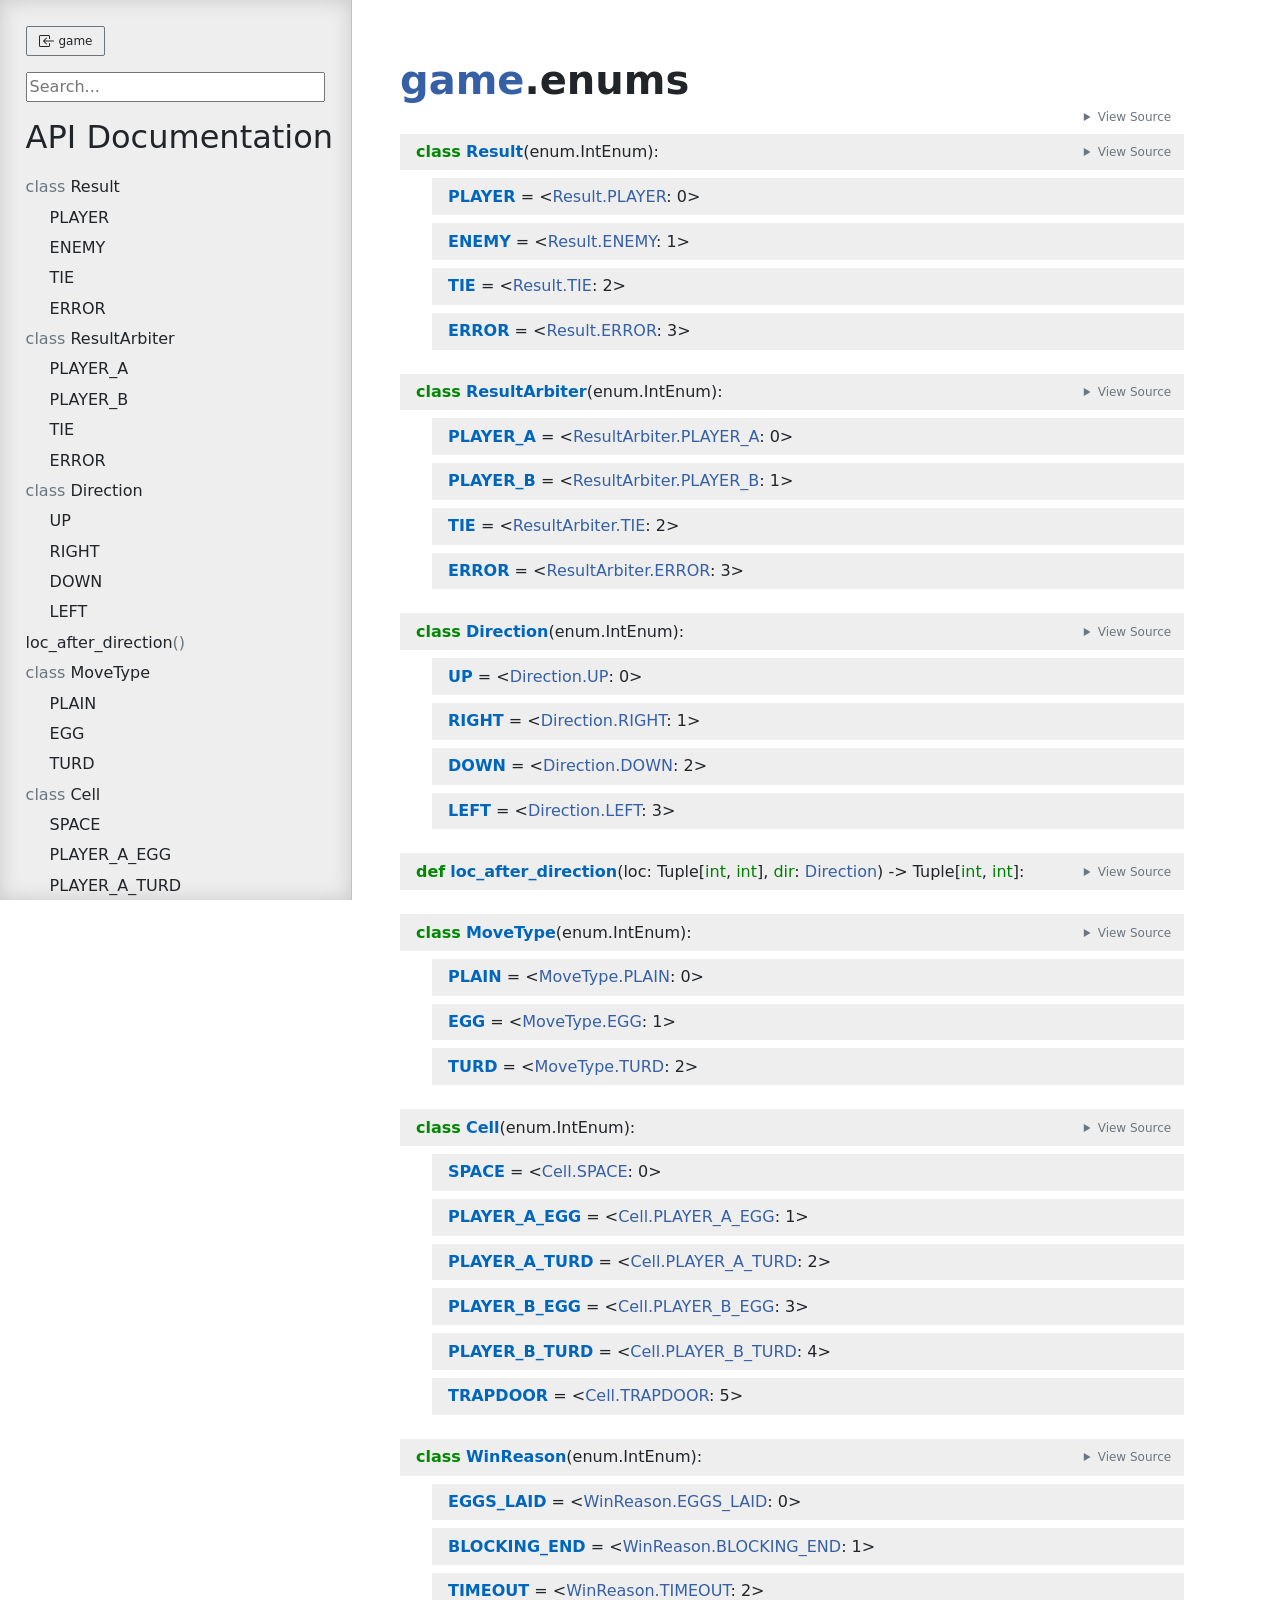
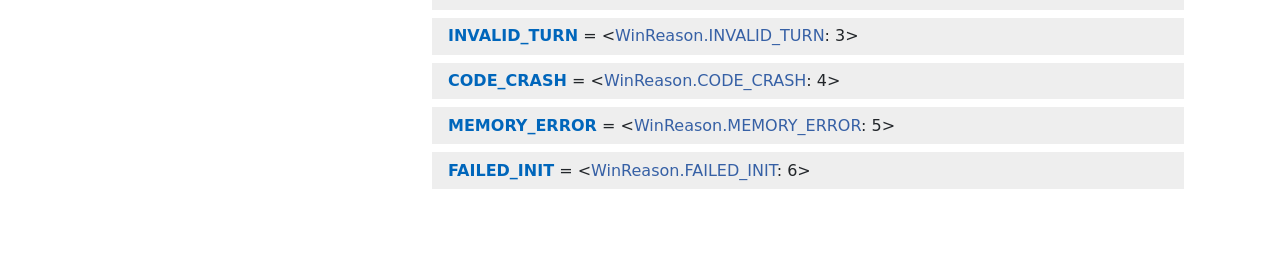
<file: 3600/docs/game/enums.html>
<!doctype html>
<html lang="en">
<head>
    <meta charset="utf-8">
    <meta name="viewport" content="width=device-width, initial-scale=1">
    <meta name="generator" content="pdoc 16.0.0"/>
    <title>game.enums API documentation</title>

    <style>/*! * Bootstrap Reboot v5.0.0 (https://getbootstrap.com/) * Copyright 2011-2021 The Bootstrap Authors * Copyright 2011-2021 Twitter, Inc. * Licensed under MIT (https://github.com/twbs/bootstrap/blob/main/LICENSE) * Forked from Normalize.css, licensed MIT (https://github.com/necolas/normalize.css/blob/master/LICENSE.md) */*,::after,::before{box-sizing:border-box}@media (prefers-reduced-motion:no-preference){:root{scroll-behavior:smooth}}body{margin:0;font-family:system-ui,-apple-system,"Segoe UI",Roboto,"Helvetica Neue",Arial,"Noto Sans","Liberation Sans",sans-serif,"Apple Color Emoji","Segoe UI Emoji","Segoe UI Symbol","Noto Color Emoji";font-size:1rem;font-weight:400;line-height:1.5;color:#212529;background-color:#fff;-webkit-text-size-adjust:100%;-webkit-tap-highlight-color:transparent}hr{margin:1rem 0;color:inherit;background-color:currentColor;border:0;opacity:.25}hr:not([size]){height:1px}h1,h2,h3,h4,h5,h6{margin-top:0;margin-bottom:.5rem;font-weight:500;line-height:1.2}h1{font-size:calc(1.375rem + 1.5vw)}@media (min-width:1200px){h1{font-size:2.5rem}}h2{font-size:calc(1.325rem + .9vw)}@media (min-width:1200px){h2{font-size:2rem}}h3{font-size:calc(1.3rem + .6vw)}@media (min-width:1200px){h3{font-size:1.75rem}}h4{font-size:calc(1.275rem + .3vw)}@media (min-width:1200px){h4{font-size:1.5rem}}h5{font-size:1.25rem}h6{font-size:1rem}p{margin-top:0;margin-bottom:1rem}abbr[data-bs-original-title],abbr[title]{-webkit-text-decoration:underline dotted;text-decoration:underline dotted;cursor:help;-webkit-text-decoration-skip-ink:none;text-decoration-skip-ink:none}address{margin-bottom:1rem;font-style:normal;line-height:inherit}ol,ul{padding-left:2rem}dl,ol,ul{margin-top:0;margin-bottom:1rem}ol ol,ol ul,ul ol,ul ul{margin-bottom:0}dt{font-weight:700}dd{margin-bottom:.5rem;margin-left:0}blockquote{margin:0 0 1rem}b,strong{font-weight:bolder}small{font-size:.875em}mark{padding:.2em;background-color:#fcf8e3}sub,sup{position:relative;font-size:.75em;line-height:0;vertical-align:baseline}sub{bottom:-.25em}sup{top:-.5em}a{color:#0d6efd;text-decoration:underline}a:hover{color:#0a58ca}a:not([href]):not([class]),a:not([href]):not([class]):hover{color:inherit;text-decoration:none}code,kbd,pre,samp{font-family:SFMono-Regular,Menlo,Monaco,Consolas,"Liberation Mono","Courier New",monospace;font-size:1em;direction:ltr;unicode-bidi:bidi-override}pre{display:block;margin-top:0;margin-bottom:1rem;overflow:auto;font-size:.875em}pre code{font-size:inherit;color:inherit;word-break:normal}code{font-size:.875em;color:#d63384;word-wrap:break-word}a>code{color:inherit}kbd{padding:.2rem .4rem;font-size:.875em;color:#fff;background-color:#212529;border-radius:.2rem}kbd kbd{padding:0;font-size:1em;font-weight:700}figure{margin:0 0 1rem}img,svg{vertical-align:middle}table{caption-side:bottom;border-collapse:collapse}caption{padding-top:.5rem;padding-bottom:.5rem;color:#6c757d;text-align:left}th{text-align:inherit;text-align:-webkit-match-parent}tbody,td,tfoot,th,thead,tr{border-color:inherit;border-style:solid;border-width:0}label{display:inline-block}button{border-radius:0}button:focus:not(:focus-visible){outline:0}button,input,optgroup,select,textarea{margin:0;font-family:inherit;font-size:inherit;line-height:inherit}button,select{text-transform:none}[role=button]{cursor:pointer}select{word-wrap:normal}select:disabled{opacity:1}[list]::-webkit-calendar-picker-indicator{display:none}[type=button],[type=reset],[type=submit],button{-webkit-appearance:button}[type=button]:not(:disabled),[type=reset]:not(:disabled),[type=submit]:not(:disabled),button:not(:disabled){cursor:pointer}::-moz-focus-inner{padding:0;border-style:none}textarea{resize:vertical}fieldset{min-width:0;padding:0;margin:0;border:0}legend{float:left;width:100%;padding:0;margin-bottom:.5rem;font-size:calc(1.275rem + .3vw);line-height:inherit}@media (min-width:1200px){legend{font-size:1.5rem}}legend+*{clear:left}::-webkit-datetime-edit-day-field,::-webkit-datetime-edit-fields-wrapper,::-webkit-datetime-edit-hour-field,::-webkit-datetime-edit-minute,::-webkit-datetime-edit-month-field,::-webkit-datetime-edit-text,::-webkit-datetime-edit-year-field{padding:0}::-webkit-inner-spin-button{height:auto}[type=search]{outline-offset:-2px;-webkit-appearance:textfield}::-webkit-search-decoration{-webkit-appearance:none}::-webkit-color-swatch-wrapper{padding:0}::file-selector-button{font:inherit}::-webkit-file-upload-button{font:inherit;-webkit-appearance:button}output{display:inline-block}iframe{border:0}summary{display:list-item;cursor:pointer}progress{vertical-align:baseline}[hidden]{display:none!important}</style>
    <style>/*! syntax-highlighting.css */pre{line-height:125%;}span.linenos{color:inherit; background-color:transparent; padding-left:5px; padding-right:20px;}.pdoc-code .hll{background-color:#ffffcc}.pdoc-code{background:#f8f8f8;}.pdoc-code .c{color:#3D7B7B; font-style:italic}.pdoc-code .err{border:1px solid #FF0000}.pdoc-code .k{color:#008000; font-weight:bold}.pdoc-code .o{color:#666666}.pdoc-code .ch{color:#3D7B7B; font-style:italic}.pdoc-code .cm{color:#3D7B7B; font-style:italic}.pdoc-code .cp{color:#9C6500}.pdoc-code .cpf{color:#3D7B7B; font-style:italic}.pdoc-code .c1{color:#3D7B7B; font-style:italic}.pdoc-code .cs{color:#3D7B7B; font-style:italic}.pdoc-code .gd{color:#A00000}.pdoc-code .ge{font-style:italic}.pdoc-code .gr{color:#E40000}.pdoc-code .gh{color:#000080; font-weight:bold}.pdoc-code .gi{color:#008400}.pdoc-code .go{color:#717171}.pdoc-code .gp{color:#000080; font-weight:bold}.pdoc-code .gs{font-weight:bold}.pdoc-code .gu{color:#800080; font-weight:bold}.pdoc-code .gt{color:#0044DD}.pdoc-code .kc{color:#008000; font-weight:bold}.pdoc-code .kd{color:#008000; font-weight:bold}.pdoc-code .kn{color:#008000; font-weight:bold}.pdoc-code .kp{color:#008000}.pdoc-code .kr{color:#008000; font-weight:bold}.pdoc-code .kt{color:#B00040}.pdoc-code .m{color:#666666}.pdoc-code .s{color:#BA2121}.pdoc-code .na{color:#687822}.pdoc-code .nb{color:#008000}.pdoc-code .nc{color:#0000FF; font-weight:bold}.pdoc-code .no{color:#880000}.pdoc-code .nd{color:#AA22FF}.pdoc-code .ni{color:#717171; font-weight:bold}.pdoc-code .ne{color:#CB3F38; font-weight:bold}.pdoc-code .nf{color:#0000FF}.pdoc-code .nl{color:#767600}.pdoc-code .nn{color:#0000FF; font-weight:bold}.pdoc-code .nt{color:#008000; font-weight:bold}.pdoc-code .nv{color:#19177C}.pdoc-code .ow{color:#AA22FF; font-weight:bold}.pdoc-code .w{color:#bbbbbb}.pdoc-code .mb{color:#666666}.pdoc-code .mf{color:#666666}.pdoc-code .mh{color:#666666}.pdoc-code .mi{color:#666666}.pdoc-code .mo{color:#666666}.pdoc-code .sa{color:#BA2121}.pdoc-code .sb{color:#BA2121}.pdoc-code .sc{color:#BA2121}.pdoc-code .dl{color:#BA2121}.pdoc-code .sd{color:#BA2121; font-style:italic}.pdoc-code .s2{color:#BA2121}.pdoc-code .se{color:#AA5D1F; font-weight:bold}.pdoc-code .sh{color:#BA2121}.pdoc-code .si{color:#A45A77; font-weight:bold}.pdoc-code .sx{color:#008000}.pdoc-code .sr{color:#A45A77}.pdoc-code .s1{color:#BA2121}.pdoc-code .ss{color:#19177C}.pdoc-code .bp{color:#008000}.pdoc-code .fm{color:#0000FF}.pdoc-code .vc{color:#19177C}.pdoc-code .vg{color:#19177C}.pdoc-code .vi{color:#19177C}.pdoc-code .vm{color:#19177C}.pdoc-code .il{color:#666666}</style>
    <style>/*! theme.css */:root{--pdoc-background:#fff;}.pdoc{--text:#212529;--muted:#6c757d;--link:#3660a5;--link-hover:#1659c5;--code:#f8f8f8;--active:#fff598;--accent:#eee;--accent2:#c1c1c1;--nav-hover:rgba(255, 255, 255, 0.5);--name:#0066BB;--def:#008800;--annotation:#007020;}</style>
    <style>/*! layout.css */html, body{width:100%;height:100%;}html, main{scroll-behavior:smooth;}body{background-color:var(--pdoc-background);}@media (max-width:769px){#navtoggle{cursor:pointer;position:absolute;width:50px;height:40px;top:1rem;right:1rem;border-color:var(--text);color:var(--text);display:flex;opacity:0.8;z-index:999;}#navtoggle:hover{opacity:1;}#togglestate + div{display:none;}#togglestate:checked + div{display:inherit;}main, header{padding:2rem 3vw;}header + main{margin-top:-3rem;}.git-button{display:none !important;}nav input[type="search"]{max-width:77%;}nav input[type="search"]:first-child{margin-top:-6px;}nav input[type="search"]:valid ~ *{display:none !important;}}@media (min-width:770px){:root{--sidebar-width:clamp(12.5rem, 28vw, 22rem);}nav{position:fixed;overflow:auto;height:100vh;width:var(--sidebar-width);}main, header{padding:3rem 2rem 3rem calc(var(--sidebar-width) + 3rem);width:calc(54rem + var(--sidebar-width));max-width:100%;}header + main{margin-top:-4rem;}#navtoggle{display:none;}}#togglestate{position:absolute;height:0;opacity:0;}nav.pdoc{--pad:clamp(0.5rem, 2vw, 1.75rem);--indent:1.5rem;background-color:var(--accent);border-right:1px solid var(--accent2);box-shadow:0 0 20px rgba(50, 50, 50, .2) inset;padding:0 0 0 var(--pad);overflow-wrap:anywhere;scrollbar-width:thin; scrollbar-color:var(--accent2) transparent; z-index:1}nav.pdoc::-webkit-scrollbar{width:.4rem; }nav.pdoc::-webkit-scrollbar-thumb{background-color:var(--accent2); }nav.pdoc > div{padding:var(--pad) 0;}nav.pdoc .module-list-button{display:inline-flex;align-items:center;color:var(--text);border-color:var(--muted);margin-bottom:1rem;}nav.pdoc .module-list-button:hover{border-color:var(--text);}nav.pdoc input[type=search]{display:block;outline-offset:0;width:calc(100% - var(--pad));}nav.pdoc .logo{max-width:calc(100% - var(--pad));max-height:35vh;display:block;margin:0 auto 1rem;transform:translate(calc(-.5 * var(--pad)), 0);}nav.pdoc ul{list-style:none;padding-left:0;}nav.pdoc > div > ul{margin-left:calc(0px - var(--pad));}nav.pdoc li a{padding:.2rem 0 .2rem calc(var(--pad) + var(--indent));}nav.pdoc > div > ul > li > a{padding-left:var(--pad);}nav.pdoc li{transition:all 100ms;}nav.pdoc li:hover{background-color:var(--nav-hover);}nav.pdoc a, nav.pdoc a:hover{color:var(--text);}nav.pdoc a{display:block;}nav.pdoc > h2:first-of-type{margin-top:1.5rem;}nav.pdoc .class:before{content:"class ";color:var(--muted);}nav.pdoc .function:after{content:"()";color:var(--muted);}nav.pdoc footer:before{content:"";display:block;width:calc(100% - var(--pad));border-top:solid var(--accent2) 1px;margin-top:1.5rem;padding-top:.5rem;}nav.pdoc footer{font-size:small;}</style>
    <style>/*! content.css */.pdoc{color:var(--text);box-sizing:border-box;line-height:1.5;background:none;}.pdoc .pdoc-button{cursor:pointer;display:inline-block;border:solid black 1px;border-radius:2px;font-size:.75rem;padding:calc(0.5em - 1px) 1em;transition:100ms all;}.pdoc .alert{padding:1rem 1rem 1rem calc(1.5rem + 24px);border:1px solid transparent;border-radius:.25rem;background-repeat:no-repeat;background-position:.75rem center;margin-bottom:1rem;}.pdoc .alert > em{display:none;}.pdoc .alert > *:last-child{margin-bottom:0;}.pdoc .alert.note{color:#084298;background-color:#cfe2ff;border-color:#b6d4fe;background-image:url("data:image/svg+xml,%3Csvg%20xmlns%3D%22http%3A//www.w3.org/2000/svg%22%20width%3D%2224%22%20height%3D%2224%22%20fill%3D%22%23084298%22%20viewBox%3D%220%200%2016%2016%22%3E%3Cpath%20d%3D%22M8%2016A8%208%200%201%200%208%200a8%208%200%200%200%200%2016zm.93-9.412-1%204.705c-.07.34.029.533.304.533.194%200%20.487-.07.686-.246l-.088.416c-.287.346-.92.598-1.465.598-.703%200-1.002-.422-.808-1.319l.738-3.468c.064-.293.006-.399-.287-.47l-.451-.081.082-.381%202.29-.287zM8%205.5a1%201%200%201%201%200-2%201%201%200%200%201%200%202z%22/%3E%3C/svg%3E");}.pdoc .alert.tip{color:#0a3622;background-color:#d1e7dd;border-color:#a3cfbb;background-image:url("data:image/svg+xml,%3Csvg%20xmlns%3D%22http%3A//www.w3.org/2000/svg%22%20width%3D%2224%22%20height%3D%2224%22%20fill%3D%22%230a3622%22%20viewBox%3D%220%200%2016%2016%22%3E%3Cpath%20d%3D%22M2%206a6%206%200%201%201%2010.174%204.31c-.203.196-.359.4-.453.619l-.762%201.769A.5.5%200%200%201%2010.5%2013a.5.5%200%200%201%200%201%20.5.5%200%200%201%200%201l-.224.447a1%201%200%200%201-.894.553H6.618a1%201%200%200%201-.894-.553L5.5%2015a.5.5%200%200%201%200-1%20.5.5%200%200%201%200-1%20.5.5%200%200%201-.46-.302l-.761-1.77a2%202%200%200%200-.453-.618A5.98%205.98%200%200%201%202%206m6-5a5%205%200%200%200-3.479%208.592c.263.254.514.564.676.941L5.83%2012h4.342l.632-1.467c.162-.377.413-.687.676-.941A5%205%200%200%200%208%201%22/%3E%3C/svg%3E");}.pdoc .alert.important{color:#055160;background-color:#cff4fc;border-color:#9eeaf9;background-image:url("data:image/svg+xml,%3Csvg%20xmlns%3D%22http%3A//www.w3.org/2000/svg%22%20width%3D%2224%22%20height%3D%2224%22%20fill%3D%22%23055160%22%20viewBox%3D%220%200%2016%2016%22%3E%3Cpath%20d%3D%22M2%200a2%202%200%200%200-2%202v12a2%202%200%200%200%202%202h12a2%202%200%200%200%202-2V2a2%202%200%200%200-2-2zm6%204c.535%200%20.954.462.9.995l-.35%203.507a.552.552%200%200%201-1.1%200L7.1%204.995A.905.905%200%200%201%208%204m.002%206a1%201%200%201%201%200%202%201%201%200%200%201%200-2%22/%3E%3C/svg%3E");}.pdoc .alert.warning{color:#664d03;background-color:#fff3cd;border-color:#ffecb5;background-image:url("data:image/svg+xml,%3Csvg%20xmlns%3D%22http%3A//www.w3.org/2000/svg%22%20width%3D%2224%22%20height%3D%2224%22%20fill%3D%22%23664d03%22%20viewBox%3D%220%200%2016%2016%22%3E%3Cpath%20d%3D%22M8.982%201.566a1.13%201.13%200%200%200-1.96%200L.165%2013.233c-.457.778.091%201.767.98%201.767h13.713c.889%200%201.438-.99.98-1.767L8.982%201.566zM8%205c.535%200%20.954.462.9.995l-.35%203.507a.552.552%200%200%201-1.1%200L7.1%205.995A.905.905%200%200%201%208%205zm.002%206a1%201%200%201%201%200%202%201%201%200%200%201%200-2z%22/%3E%3C/svg%3E");}.pdoc .alert.caution{color:#842029;background-color:#f8d7da;border-color:#f5c2c7;background-image:url("data:image/svg+xml,%3Csvg%20xmlns%3D%22http%3A//www.w3.org/2000/svg%22%20width%3D%2224%22%20height%3D%2224%22%20fill%3D%22%23842029%22%20viewBox%3D%220%200%2016%2016%22%3E%3Cpath%20d%3D%22M11.46.146A.5.5%200%200%200%2011.107%200H4.893a.5.5%200%200%200-.353.146L.146%204.54A.5.5%200%200%200%200%204.893v6.214a.5.5%200%200%200%20.146.353l4.394%204.394a.5.5%200%200%200%20.353.146h6.214a.5.5%200%200%200%20.353-.146l4.394-4.394a.5.5%200%200%200%20.146-.353V4.893a.5.5%200%200%200-.146-.353zM8%204c.535%200%20.954.462.9.995l-.35%203.507a.552.552%200%200%201-1.1%200L7.1%204.995A.905.905%200%200%201%208%204m.002%206a1%201%200%201%201%200%202%201%201%200%200%201%200-2%22/%3E%3C/svg%3E");}.pdoc .alert.danger{color:#842029;background-color:#f8d7da;border-color:#f5c2c7;background-image:url("data:image/svg+xml,%3Csvg%20xmlns%3D%22http%3A//www.w3.org/2000/svg%22%20width%3D%2224%22%20height%3D%2224%22%20fill%3D%22%23842029%22%20viewBox%3D%220%200%2016%2016%22%3E%3Cpath%20d%3D%22M5.52.359A.5.5%200%200%201%206%200h4a.5.5%200%200%201%20.474.658L8.694%206H12.5a.5.5%200%200%201%20.395.807l-7%209a.5.5%200%200%201-.873-.454L6.823%209.5H3.5a.5.5%200%200%201-.48-.641l2.5-8.5z%22/%3E%3C/svg%3E");}.pdoc .visually-hidden{position:absolute !important;width:1px !important;height:1px !important;padding:0 !important;margin:-1px !important;overflow:hidden !important;clip:rect(0, 0, 0, 0) !important;white-space:nowrap !important;border:0 !important;}.pdoc h1, .pdoc h2, .pdoc h3{font-weight:300;margin:.3em 0;padding:.2em 0;}.pdoc > section:not(.module-info) h1{font-size:1.5rem;font-weight:500;}.pdoc > section:not(.module-info) h2{font-size:1.4rem;font-weight:500;}.pdoc > section:not(.module-info) h3{font-size:1.3rem;font-weight:500;}.pdoc > section:not(.module-info) h4{font-size:1.2rem;}.pdoc > section:not(.module-info) h5{font-size:1.1rem;}.pdoc a{text-decoration:none;color:var(--link);}.pdoc a:hover{color:var(--link-hover);}.pdoc blockquote{margin-left:2rem;}.pdoc pre{border-top:1px solid var(--accent2);border-bottom:1px solid var(--accent2);margin-top:0;margin-bottom:1em;padding:.5rem 0 .5rem .5rem;overflow-x:auto;background-color:var(--code);}.pdoc code{color:var(--text);padding:.2em .4em;margin:0;font-size:85%;background-color:var(--accent);border-radius:6px;}.pdoc a > code{color:inherit;}.pdoc pre > code{display:inline-block;font-size:inherit;background:none;border:none;padding:0;}.pdoc > section:not(.module-info){margin-bottom:1.5rem;}.pdoc .modulename{margin-top:0;font-weight:bold;}.pdoc .modulename a{color:var(--link);transition:100ms all;}.pdoc .git-button{float:right;border:solid var(--link) 1px;}.pdoc .git-button:hover{background-color:var(--link);color:var(--pdoc-background);}.view-source-toggle-state,.view-source-toggle-state ~ .pdoc-code{display:none;}.view-source-toggle-state:checked ~ .pdoc-code{display:block;}.view-source-button{display:inline-block;float:right;font-size:.75rem;line-height:1.5rem;color:var(--muted);padding:0 .4rem 0 1.3rem;cursor:pointer;text-indent:-2px;}.view-source-button > span{visibility:hidden;}.module-info .view-source-button{float:none;display:flex;justify-content:flex-end;margin:-1.2rem .4rem -.2rem 0;}.view-source-button::before{position:absolute;content:"View Source";display:list-item;list-style-type:disclosure-closed;}.view-source-toggle-state:checked ~ .attr .view-source-button::before,.view-source-toggle-state:checked ~ .view-source-button::before{list-style-type:disclosure-open;}.pdoc .docstring{margin-bottom:1.5rem;}.pdoc section:not(.module-info) .docstring{margin-left:clamp(0rem, 5vw - 2rem, 1rem);}.pdoc .docstring .pdoc-code{margin-left:1em;margin-right:1em;}.pdoc h1:target,.pdoc h2:target,.pdoc h3:target,.pdoc h4:target,.pdoc h5:target,.pdoc h6:target,.pdoc .pdoc-code > pre > span:target{background-color:var(--active);box-shadow:-1rem 0 0 0 var(--active);}.pdoc .pdoc-code > pre > span:target{display:block;}.pdoc div:target > .attr,.pdoc section:target > .attr,.pdoc dd:target > a{background-color:var(--active);}.pdoc *{scroll-margin:2rem;}.pdoc .pdoc-code .linenos{user-select:none;}.pdoc .attr:hover{filter:contrast(0.95);}.pdoc section, .pdoc .classattr{position:relative;}.pdoc .headerlink{--width:clamp(1rem, 3vw, 2rem);position:absolute;top:0;left:calc(0rem - var(--width));transition:all 100ms ease-in-out;opacity:0;}.pdoc .headerlink::before{content:"#";display:block;text-align:center;width:var(--width);height:2.3rem;line-height:2.3rem;font-size:1.5rem;}.pdoc .attr:hover ~ .headerlink,.pdoc *:target > .headerlink,.pdoc .headerlink:hover{opacity:1;}.pdoc .attr{display:block;margin:.5rem 0 .5rem;padding:.4rem .4rem .4rem 1rem;background-color:var(--accent);overflow-x:auto;}.pdoc .classattr{margin-left:2rem;}.pdoc .decorator-deprecated{color:#842029;}.pdoc .decorator-deprecated ~ span{filter:grayscale(1) opacity(0.8);}.pdoc .name{color:var(--name);font-weight:bold;}.pdoc .def{color:var(--def);font-weight:bold;}.pdoc .signature{background-color:transparent;}.pdoc .param, .pdoc .return-annotation{white-space:pre;}.pdoc .signature.multiline .param{display:block;}.pdoc .signature.condensed .param{display:inline-block;}.pdoc .annotation{color:var(--annotation);}.pdoc .view-value-toggle-state,.pdoc .view-value-toggle-state ~ .default_value{display:none;}.pdoc .view-value-toggle-state:checked ~ .default_value{display:inherit;}.pdoc .view-value-button{font-size:.5rem;vertical-align:middle;border-style:dashed;margin-top:-0.1rem;}.pdoc .view-value-button:hover{background:white;}.pdoc .view-value-button::before{content:"show";text-align:center;width:2.2em;display:inline-block;}.pdoc .view-value-toggle-state:checked ~ .view-value-button::before{content:"hide";}.pdoc .inherited{margin-left:2rem;}.pdoc .inherited dt{font-weight:700;}.pdoc .inherited dt, .pdoc .inherited dd{display:inline;margin-left:0;margin-bottom:.5rem;}.pdoc .inherited dd:not(:last-child):after{content:", ";}.pdoc .inherited .class:before{content:"class ";}.pdoc .inherited .function a:after{content:"()";}.pdoc .search-result .docstring{overflow:auto;max-height:25vh;}.pdoc .search-result.focused > .attr{background-color:var(--active);}.pdoc .attribution{margin-top:2rem;display:block;opacity:0.5;transition:all 200ms;filter:grayscale(100%);}.pdoc .attribution:hover{opacity:1;filter:grayscale(0%);}.pdoc .attribution img{margin-left:5px;height:27px;vertical-align:bottom;width:50px;transition:all 200ms;}.pdoc table{display:block;width:max-content;max-width:100%;overflow:auto;margin-bottom:1rem;}.pdoc table th{font-weight:600;}.pdoc table th, .pdoc table td{padding:6px 13px;border:1px solid var(--accent2);}</style>
    <style>/*! custom.css */</style></head>
<body>
    <nav class="pdoc">
        <label id="navtoggle" for="togglestate" class="pdoc-button"><svg xmlns='http://www.w3.org/2000/svg' viewBox='0 0 30 30'><path stroke-linecap='round' stroke="currentColor" stroke-miterlimit='10' stroke-width='2' d='M4 7h22M4 15h22M4 23h22'/></svg></label>
        <input id="togglestate" type="checkbox" aria-hidden="true" tabindex="-1">
        <div>            <a class="pdoc-button module-list-button" href="../game.html">
<svg xmlns="http://www.w3.org/2000/svg" width="16" height="16" fill="currentColor" class="bi bi-box-arrow-in-left" viewBox="0 0 16 16">
  <path fill-rule="evenodd" d="M10 3.5a.5.5 0 0 0-.5-.5h-8a.5.5 0 0 0-.5.5v9a.5.5 0 0 0 .5.5h8a.5.5 0 0 0 .5-.5v-2a.5.5 0 0 1 1 0v2A1.5 1.5 0 0 1 9.5 14h-8A1.5 1.5 0 0 1 0 12.5v-9A1.5 1.5 0 0 1 1.5 2h8A1.5 1.5 0 0 1 11 3.5v2a.5.5 0 0 1-1 0v-2z"/>
  <path fill-rule="evenodd" d="M4.146 8.354a.5.5 0 0 1 0-.708l3-3a.5.5 0 1 1 .708.708L5.707 7.5H14.5a.5.5 0 0 1 0 1H5.707l2.147 2.146a.5.5 0 0 1-.708.708l-3-3z"/>
</svg>                &nbsp;game</a>


            <input type="search" placeholder="Search..." role="searchbox" aria-label="search"
                   pattern=".+" required>



            <h2>API Documentation</h2>
                <ul class="memberlist">
            <li>
                    <a class="class" href="#Result">Result</a>
                            <ul class="memberlist">
                        <li>
                                <a class="variable" href="#Result.PLAYER">PLAYER</a>
                        </li>
                        <li>
                                <a class="variable" href="#Result.ENEMY">ENEMY</a>
                        </li>
                        <li>
                                <a class="variable" href="#Result.TIE">TIE</a>
                        </li>
                        <li>
                                <a class="variable" href="#Result.ERROR">ERROR</a>
                        </li>
                </ul>

            </li>
            <li>
                    <a class="class" href="#ResultArbiter">ResultArbiter</a>
                            <ul class="memberlist">
                        <li>
                                <a class="variable" href="#ResultArbiter.PLAYER_A">PLAYER_A</a>
                        </li>
                        <li>
                                <a class="variable" href="#ResultArbiter.PLAYER_B">PLAYER_B</a>
                        </li>
                        <li>
                                <a class="variable" href="#ResultArbiter.TIE">TIE</a>
                        </li>
                        <li>
                                <a class="variable" href="#ResultArbiter.ERROR">ERROR</a>
                        </li>
                </ul>

            </li>
            <li>
                    <a class="class" href="#Direction">Direction</a>
                            <ul class="memberlist">
                        <li>
                                <a class="variable" href="#Direction.UP">UP</a>
                        </li>
                        <li>
                                <a class="variable" href="#Direction.RIGHT">RIGHT</a>
                        </li>
                        <li>
                                <a class="variable" href="#Direction.DOWN">DOWN</a>
                        </li>
                        <li>
                                <a class="variable" href="#Direction.LEFT">LEFT</a>
                        </li>
                </ul>

            </li>
            <li>
                    <a class="function" href="#loc_after_direction">loc_after_direction</a>
            </li>
            <li>
                    <a class="class" href="#MoveType">MoveType</a>
                            <ul class="memberlist">
                        <li>
                                <a class="variable" href="#MoveType.PLAIN">PLAIN</a>
                        </li>
                        <li>
                                <a class="variable" href="#MoveType.EGG">EGG</a>
                        </li>
                        <li>
                                <a class="variable" href="#MoveType.TURD">TURD</a>
                        </li>
                </ul>

            </li>
            <li>
                    <a class="class" href="#Cell">Cell</a>
                            <ul class="memberlist">
                        <li>
                                <a class="variable" href="#Cell.SPACE">SPACE</a>
                        </li>
                        <li>
                                <a class="variable" href="#Cell.PLAYER_A_EGG">PLAYER_A_EGG</a>
                        </li>
                        <li>
                                <a class="variable" href="#Cell.PLAYER_A_TURD">PLAYER_A_TURD</a>
                        </li>
                        <li>
                                <a class="variable" href="#Cell.PLAYER_B_EGG">PLAYER_B_EGG</a>
                        </li>
                        <li>
                                <a class="variable" href="#Cell.PLAYER_B_TURD">PLAYER_B_TURD</a>
                        </li>
                        <li>
                                <a class="variable" href="#Cell.TRAPDOOR">TRAPDOOR</a>
                        </li>
                </ul>

            </li>
            <li>
                    <a class="class" href="#WinReason">WinReason</a>
                            <ul class="memberlist">
                        <li>
                                <a class="variable" href="#WinReason.EGGS_LAID">EGGS_LAID</a>
                        </li>
                        <li>
                                <a class="variable" href="#WinReason.BLOCKING_END">BLOCKING_END</a>
                        </li>
                        <li>
                                <a class="variable" href="#WinReason.TIMEOUT">TIMEOUT</a>
                        </li>
                        <li>
                                <a class="variable" href="#WinReason.INVALID_TURN">INVALID_TURN</a>
                        </li>
                        <li>
                                <a class="variable" href="#WinReason.CODE_CRASH">CODE_CRASH</a>
                        </li>
                        <li>
                                <a class="variable" href="#WinReason.MEMORY_ERROR">MEMORY_ERROR</a>
                        </li>
                        <li>
                                <a class="variable" href="#WinReason.FAILED_INIT">FAILED_INIT</a>
                        </li>
                </ul>

            </li>
    </ul>



        <a class="attribution" title="pdoc: Python API documentation generator" href="https://pdoc.dev" target="_blank">
            built with <span class="visually-hidden">pdoc</span><img
                alt="pdoc logo"
                src="data:image/svg+xml,%3Csvg%20xmlns%3D%22http%3A//www.w3.org/2000/svg%22%20role%3D%22img%22%20aria-label%3D%22pdoc%20logo%22%20width%3D%22300%22%20height%3D%22160%22%20viewBox%3D%220%200%20150%2080%22%3E%3Ctitle%3Epdoc%3C/title%3E%3Cpath%20d%3D%22M132.316%2048.886c.276-4.679%202.342-6.698%204.409-7.982s4.27-1.165%206.751-1.055c1.586.07%203.044.156%204.222-.482%201.142-.619%202.026-1.932%202.162-3.739.268-3.576-1.929-5.368-5.006-5.551s-7.599.524-10.517%201.606c-4.455%201.652-8.588%206.606-9.552%208.992s-2.342%206.193-1.745%2010.873%202.664%209.221%205.878%2011.79%205.878%203.808%2010.103%204.312%203.444.229%206.062.229%205.006-2.202%204.914-4.909-2.296-5.001-4.501-4.863-3.077.505-5.281.229-7.715-2.064-7.899-9.451z%22%20fill%3D%22%23198754%22/%3E%3Ccircle%20cx%3D%22101.504%22%20cy%3D%2248.943%22%20r%3D%2214.208%22%20fill%3D%22none%22%20stroke%3D%22%23198754%22%20stroke-width%3D%229.354%22/%3E%3Cpath%20d%3D%22M87.81.002c-3.637.065-5.001.454-7.014%201.232s-3.443%201.363-6.3%204.282c-1.723%201.76-3.148%205.019-3.776%207.329-.413%201.521-.316%202.63-.316%202.63l-.195%2034.612c.065%205.774-6.755%208.305-9.612%208.37s-9.678-1.038-9.743-9.408%207.128-9.521%208.362-9.521c1.413-.13%202.526-.021%203.718-.016%202.071.009%204.157-.778%204.092-4.671s-4.157-4.736-4.157-4.736c-6.3-.843-11.43%202.206-11.43%202.206S40.917%2038.15%2041.372%2049.634%2051.568%2068.19%2061.311%2068.125s18.316-7.007%2018.445-17.193l.13-22.772c.046-2.291%202.683-3.644%204.476-4.203.745-.232%201.694-.274%201.694-.274l10.457-.13s4.871-.324%207.729-3.114%204.352-6.294%204.352-6.294.974-3.049.13-4.606-.195-1.233-2.792-3.309-8.573-4.477-8.573-4.477S91.447-.063%2087.81.002zM0%2047.169l.065%2028.417S0%2080.127%204.481%2079.997s5.072-3.866%205.049-4.152l-.113-28.482s1.624-7.656%209.937-7.721%2010.002%206.942%2010.002%208.499-.909%2010.51-9.093%2010.51c-.948%200-2.99-.567-4.145-.272-3.919%201-3.194%204.554-3.194%204.554s.065%205.061%207.404%204.996%2018.575-6.034%2018.575-19.074S26.953%2030.04%2019.549%2029.91%201.234%2035.296%200%2047.169z%22%20fill%3D%22%23198754%22/%3E%3Cg%20transform%3D%22matrix%28.325601%200%200%20.325256%20-10.32669%20-45.802786%29%22%3E%3Ccircle%20cx%3D%22297.554%22%20cy%3D%22172.286%22%20r%3D%2216.5%22%20fill%3D%22%23fff%22/%3E%3Cellipse%20cx%3D%22297.709%22%20cy%3D%22172.642%22%20rx%3D%2211.071%22%20ry%3D%2210.871%22%20fill%3D%22%23105a48%22/%3E%3Ccircle%20cx%3D%22304.104%22%20cy%3D%22167.667%22%20r%3D%224.5%22%20fill%3D%22%23fff%22/%3E%3C/g%3E%3Cpath%20d%3D%22M94.661%2017.032l.893-1.476s.99.714%201.916.925%201.575.114%202.955.114l14.565-.162c1.283-.032%203.085-.762%203.02-3.293s-.373-3.503-.373-3.503l1.283-.487s.52.503.877%201.573.309%201.995.292%202.66-.227%201.541-.227%201.541%201.564-.308%202.359-1.038.823-.779%201.489-1.508.812-.86.812-.86.552-.13.877.26.341.957.065%201.46-1.672%202.206-3.247%203.066-2.76%201.427-3.929%201.768-3.848.73-7.063.714l-10.944-.114s-2.143-.081-3.02-.373-2.241-.973-2.598-1.265z%22%20fill%3D%22%23d36d49%22/%3E%3Cg%20fill%3D%22%23105a48%22%3E%3Cellipse%20cx%3D%2293.052%22%20cy%3D%2243.567%22%20rx%3D%22.869%22%20ry%3D%221.014%22%20transform%3D%22rotate%28341.022%29%22/%3E%3Cellipse%20cx%3D%22104.3%22%20cy%3D%22-16.184%22%20rx%3D%22.865%22%20ry%3D%221.009%22%20transform%3D%22rotate%2814.786%29%22/%3E%3C/g%3E%3C/svg%3E"/>
        </a>
</div>
    </nav>
    <main class="pdoc">
            <section class="module-info">
                    <h1 class="modulename">
<a href="./../game.html">game</a><wbr>.enums    </h1>

                
                        <input id="mod-enums-view-source" class="view-source-toggle-state" type="checkbox" aria-hidden="true" tabindex="-1">

                        <label class="view-source-button" for="mod-enums-view-source"><span>View Source</span></label>

                        <div class="pdoc-code codehilite"><pre><span></span><span id="L-1"><a href="#L-1"><span class="linenos"> 1</span></a><span class="kn">from</span><span class="w"> </span><span class="nn">enum</span><span class="w"> </span><span class="kn">import</span> <span class="n">IntEnum</span><span class="p">,</span> <span class="n">auto</span>
</span><span id="L-2"><a href="#L-2"><span class="linenos"> 2</span></a><span class="kn">from</span><span class="w"> </span><span class="nn">typing</span><span class="w"> </span><span class="kn">import</span> <span class="n">List</span><span class="p">,</span> <span class="n">Tuple</span>
</span><span id="L-3"><a href="#L-3"><span class="linenos"> 3</span></a>
</span><span id="L-4"><a href="#L-4"><span class="linenos"> 4</span></a>
</span><span id="L-5"><a href="#L-5"><span class="linenos"> 5</span></a><span class="k">class</span><span class="w"> </span><span class="nc">Result</span><span class="p">(</span><span class="n">IntEnum</span><span class="p">):</span>
</span><span id="L-6"><a href="#L-6"><span class="linenos"> 6</span></a>    <span class="n">PLAYER</span> <span class="o">=</span> <span class="mi">0</span>
</span><span id="L-7"><a href="#L-7"><span class="linenos"> 7</span></a>    <span class="n">ENEMY</span> <span class="o">=</span> <span class="mi">1</span>
</span><span id="L-8"><a href="#L-8"><span class="linenos"> 8</span></a>    <span class="n">TIE</span> <span class="o">=</span> <span class="mi">2</span>
</span><span id="L-9"><a href="#L-9"><span class="linenos"> 9</span></a>    <span class="n">ERROR</span> <span class="o">=</span> <span class="mi">3</span>
</span><span id="L-10"><a href="#L-10"><span class="linenos">10</span></a>
</span><span id="L-11"><a href="#L-11"><span class="linenos">11</span></a>
</span><span id="L-12"><a href="#L-12"><span class="linenos">12</span></a><span class="k">class</span><span class="w"> </span><span class="nc">ResultArbiter</span><span class="p">(</span><span class="n">IntEnum</span><span class="p">):</span>
</span><span id="L-13"><a href="#L-13"><span class="linenos">13</span></a>    <span class="n">PLAYER_A</span> <span class="o">=</span> <span class="mi">0</span>
</span><span id="L-14"><a href="#L-14"><span class="linenos">14</span></a>    <span class="n">PLAYER_B</span> <span class="o">=</span> <span class="mi">1</span>
</span><span id="L-15"><a href="#L-15"><span class="linenos">15</span></a>    <span class="n">TIE</span> <span class="o">=</span> <span class="mi">2</span>
</span><span id="L-16"><a href="#L-16"><span class="linenos">16</span></a>    <span class="n">ERROR</span> <span class="o">=</span> <span class="mi">3</span>
</span><span id="L-17"><a href="#L-17"><span class="linenos">17</span></a>
</span><span id="L-18"><a href="#L-18"><span class="linenos">18</span></a>
</span><span id="L-19"><a href="#L-19"><span class="linenos">19</span></a><span class="k">class</span><span class="w"> </span><span class="nc">Direction</span><span class="p">(</span><span class="n">IntEnum</span><span class="p">):</span>
</span><span id="L-20"><a href="#L-20"><span class="linenos">20</span></a>    <span class="n">UP</span> <span class="o">=</span> <span class="mi">0</span>
</span><span id="L-21"><a href="#L-21"><span class="linenos">21</span></a>    <span class="n">RIGHT</span> <span class="o">=</span> <span class="mi">1</span>
</span><span id="L-22"><a href="#L-22"><span class="linenos">22</span></a>    <span class="n">DOWN</span> <span class="o">=</span> <span class="mi">2</span>
</span><span id="L-23"><a href="#L-23"><span class="linenos">23</span></a>    <span class="n">LEFT</span> <span class="o">=</span> <span class="mi">3</span>
</span><span id="L-24"><a href="#L-24"><span class="linenos">24</span></a>
</span><span id="L-25"><a href="#L-25"><span class="linenos">25</span></a>
</span><span id="L-26"><a href="#L-26"><span class="linenos">26</span></a><span class="k">def</span><span class="w"> </span><span class="nf">loc_after_direction</span><span class="p">(</span><span class="n">loc</span><span class="p">:</span> <span class="n">Tuple</span><span class="p">[</span><span class="nb">int</span><span class="p">,</span> <span class="nb">int</span><span class="p">],</span> <span class="nb">dir</span><span class="p">:</span> <span class="n">Direction</span><span class="p">)</span> <span class="o">-&gt;</span> <span class="n">Tuple</span><span class="p">[</span><span class="nb">int</span><span class="p">,</span> <span class="nb">int</span><span class="p">]:</span>
</span><span id="L-27"><a href="#L-27"><span class="linenos">27</span></a>    <span class="n">x</span><span class="p">,</span> <span class="n">y</span> <span class="o">=</span> <span class="n">loc</span>
</span><span id="L-28"><a href="#L-28"><span class="linenos">28</span></a>    <span class="k">if</span> <span class="nb">dir</span> <span class="o">==</span> <span class="n">Direction</span><span class="o">.</span><span class="n">UP</span><span class="p">:</span>
</span><span id="L-29"><a href="#L-29"><span class="linenos">29</span></a>        <span class="k">return</span> <span class="p">(</span><span class="n">x</span><span class="p">,</span> <span class="n">y</span> <span class="o">-</span> <span class="mi">1</span><span class="p">)</span>
</span><span id="L-30"><a href="#L-30"><span class="linenos">30</span></a>    <span class="k">elif</span> <span class="nb">dir</span> <span class="o">==</span> <span class="n">Direction</span><span class="o">.</span><span class="n">DOWN</span><span class="p">:</span>
</span><span id="L-31"><a href="#L-31"><span class="linenos">31</span></a>        <span class="k">return</span> <span class="p">(</span><span class="n">x</span><span class="p">,</span> <span class="n">y</span> <span class="o">+</span> <span class="mi">1</span><span class="p">)</span>
</span><span id="L-32"><a href="#L-32"><span class="linenos">32</span></a>    <span class="k">elif</span> <span class="nb">dir</span> <span class="o">==</span> <span class="n">Direction</span><span class="o">.</span><span class="n">LEFT</span><span class="p">:</span>
</span><span id="L-33"><a href="#L-33"><span class="linenos">33</span></a>        <span class="k">return</span> <span class="p">(</span><span class="n">x</span> <span class="o">-</span> <span class="mi">1</span><span class="p">,</span> <span class="n">y</span><span class="p">)</span>
</span><span id="L-34"><a href="#L-34"><span class="linenos">34</span></a>    <span class="k">elif</span> <span class="nb">dir</span> <span class="o">==</span> <span class="n">Direction</span><span class="o">.</span><span class="n">RIGHT</span><span class="p">:</span>
</span><span id="L-35"><a href="#L-35"><span class="linenos">35</span></a>        <span class="k">return</span> <span class="p">(</span><span class="n">x</span> <span class="o">+</span> <span class="mi">1</span><span class="p">,</span> <span class="n">y</span><span class="p">)</span>
</span><span id="L-36"><a href="#L-36"><span class="linenos">36</span></a>    <span class="k">else</span><span class="p">:</span>
</span><span id="L-37"><a href="#L-37"><span class="linenos">37</span></a>        <span class="k">raise</span> <span class="ne">ValueError</span><span class="p">(</span><span class="s2">&quot;Invalid direction&quot;</span><span class="p">)</span>
</span><span id="L-38"><a href="#L-38"><span class="linenos">38</span></a>        <span class="k">return</span> <span class="p">(</span><span class="mi">0</span><span class="p">,</span> <span class="mi">0</span><span class="p">)</span>
</span><span id="L-39"><a href="#L-39"><span class="linenos">39</span></a>
</span><span id="L-40"><a href="#L-40"><span class="linenos">40</span></a>
</span><span id="L-41"><a href="#L-41"><span class="linenos">41</span></a><span class="k">class</span><span class="w"> </span><span class="nc">MoveType</span><span class="p">(</span><span class="n">IntEnum</span><span class="p">):</span>
</span><span id="L-42"><a href="#L-42"><span class="linenos">42</span></a>    <span class="n">PLAIN</span> <span class="o">=</span> <span class="mi">0</span>
</span><span id="L-43"><a href="#L-43"><span class="linenos">43</span></a>    <span class="n">EGG</span> <span class="o">=</span> <span class="mi">1</span>
</span><span id="L-44"><a href="#L-44"><span class="linenos">44</span></a>    <span class="n">TURD</span> <span class="o">=</span> <span class="mi">2</span>
</span><span id="L-45"><a href="#L-45"><span class="linenos">45</span></a>
</span><span id="L-46"><a href="#L-46"><span class="linenos">46</span></a>
</span><span id="L-47"><a href="#L-47"><span class="linenos">47</span></a><span class="k">class</span><span class="w"> </span><span class="nc">Cell</span><span class="p">(</span><span class="n">IntEnum</span><span class="p">):</span>
</span><span id="L-48"><a href="#L-48"><span class="linenos">48</span></a>    <span class="n">SPACE</span> <span class="o">=</span> <span class="mi">0</span>
</span><span id="L-49"><a href="#L-49"><span class="linenos">49</span></a>    <span class="n">PLAYER_A_EGG</span> <span class="o">=</span> <span class="mi">1</span>
</span><span id="L-50"><a href="#L-50"><span class="linenos">50</span></a>    <span class="n">PLAYER_A_TURD</span> <span class="o">=</span> <span class="mi">2</span>
</span><span id="L-51"><a href="#L-51"><span class="linenos">51</span></a>    <span class="n">PLAYER_B_EGG</span> <span class="o">=</span> <span class="mi">3</span>
</span><span id="L-52"><a href="#L-52"><span class="linenos">52</span></a>    <span class="n">PLAYER_B_TURD</span> <span class="o">=</span> <span class="mi">4</span>
</span><span id="L-53"><a href="#L-53"><span class="linenos">53</span></a>    <span class="n">TRAPDOOR</span> <span class="o">=</span> <span class="mi">5</span>
</span><span id="L-54"><a href="#L-54"><span class="linenos">54</span></a>
</span><span id="L-55"><a href="#L-55"><span class="linenos">55</span></a>
</span><span id="L-56"><a href="#L-56"><span class="linenos">56</span></a><span class="k">class</span><span class="w"> </span><span class="nc">WinReason</span><span class="p">(</span><span class="n">IntEnum</span><span class="p">):</span>
</span><span id="L-57"><a href="#L-57"><span class="linenos">57</span></a>    <span class="n">EGGS_LAID</span> <span class="o">=</span> <span class="mi">0</span>
</span><span id="L-58"><a href="#L-58"><span class="linenos">58</span></a>    <span class="n">BLOCKING_END</span> <span class="o">=</span> <span class="mi">1</span>
</span><span id="L-59"><a href="#L-59"><span class="linenos">59</span></a>    <span class="n">TIMEOUT</span> <span class="o">=</span> <span class="mi">2</span>
</span><span id="L-60"><a href="#L-60"><span class="linenos">60</span></a>    <span class="n">INVALID_TURN</span> <span class="o">=</span> <span class="mi">3</span>
</span><span id="L-61"><a href="#L-61"><span class="linenos">61</span></a>    <span class="n">CODE_CRASH</span> <span class="o">=</span> <span class="mi">4</span>
</span><span id="L-62"><a href="#L-62"><span class="linenos">62</span></a>    <span class="n">MEMORY_ERROR</span> <span class="o">=</span> <span class="mi">5</span>
</span><span id="L-63"><a href="#L-63"><span class="linenos">63</span></a>    <span class="n">FAILED_INIT</span> <span class="o">=</span> <span class="mi">6</span>
</span></pre></div>


            </section>
                <section id="Result">
                            <input id="Result-view-source" class="view-source-toggle-state" type="checkbox" aria-hidden="true" tabindex="-1">
<div class="attr class">
            
    <span class="def">class</span>
    <span class="name">Result</span><wbr>(<span class="base">enum.IntEnum</span>):

                <label class="view-source-button" for="Result-view-source"><span>View Source</span></label>

    </div>
    <a class="headerlink" href="#Result"></a>
            <div class="pdoc-code codehilite"><pre><span></span><span id="Result-6"><a href="#Result-6"><span class="linenos"> 6</span></a><span class="k">class</span><span class="w"> </span><span class="nc">Result</span><span class="p">(</span><span class="n">IntEnum</span><span class="p">):</span>
</span><span id="Result-7"><a href="#Result-7"><span class="linenos"> 7</span></a>    <span class="n">PLAYER</span> <span class="o">=</span> <span class="mi">0</span>
</span><span id="Result-8"><a href="#Result-8"><span class="linenos"> 8</span></a>    <span class="n">ENEMY</span> <span class="o">=</span> <span class="mi">1</span>
</span><span id="Result-9"><a href="#Result-9"><span class="linenos"> 9</span></a>    <span class="n">TIE</span> <span class="o">=</span> <span class="mi">2</span>
</span><span id="Result-10"><a href="#Result-10"><span class="linenos">10</span></a>    <span class="n">ERROR</span> <span class="o">=</span> <span class="mi">3</span>
</span></pre></div>


    

                            <div id="Result.PLAYER" class="classattr">
                                <div class="attr variable">
            <span class="name">PLAYER</span>        =
<span class="default_value">&lt;<a href="#Result.PLAYER">Result.PLAYER</a>: 0&gt;</span>

        
    </div>
    <a class="headerlink" href="#Result.PLAYER"></a>
    
    

                            </div>
                            <div id="Result.ENEMY" class="classattr">
                                <div class="attr variable">
            <span class="name">ENEMY</span>        =
<span class="default_value">&lt;<a href="#Result.ENEMY">Result.ENEMY</a>: 1&gt;</span>

        
    </div>
    <a class="headerlink" href="#Result.ENEMY"></a>
    
    

                            </div>
                            <div id="Result.TIE" class="classattr">
                                <div class="attr variable">
            <span class="name">TIE</span>        =
<span class="default_value">&lt;<a href="#Result.TIE">Result.TIE</a>: 2&gt;</span>

        
    </div>
    <a class="headerlink" href="#Result.TIE"></a>
    
    

                            </div>
                            <div id="Result.ERROR" class="classattr">
                                <div class="attr variable">
            <span class="name">ERROR</span>        =
<span class="default_value">&lt;<a href="#Result.ERROR">Result.ERROR</a>: 3&gt;</span>

        
    </div>
    <a class="headerlink" href="#Result.ERROR"></a>
    
    

                            </div>
                </section>
                <section id="ResultArbiter">
                            <input id="ResultArbiter-view-source" class="view-source-toggle-state" type="checkbox" aria-hidden="true" tabindex="-1">
<div class="attr class">
            
    <span class="def">class</span>
    <span class="name">ResultArbiter</span><wbr>(<span class="base">enum.IntEnum</span>):

                <label class="view-source-button" for="ResultArbiter-view-source"><span>View Source</span></label>

    </div>
    <a class="headerlink" href="#ResultArbiter"></a>
            <div class="pdoc-code codehilite"><pre><span></span><span id="ResultArbiter-13"><a href="#ResultArbiter-13"><span class="linenos">13</span></a><span class="k">class</span><span class="w"> </span><span class="nc">ResultArbiter</span><span class="p">(</span><span class="n">IntEnum</span><span class="p">):</span>
</span><span id="ResultArbiter-14"><a href="#ResultArbiter-14"><span class="linenos">14</span></a>    <span class="n">PLAYER_A</span> <span class="o">=</span> <span class="mi">0</span>
</span><span id="ResultArbiter-15"><a href="#ResultArbiter-15"><span class="linenos">15</span></a>    <span class="n">PLAYER_B</span> <span class="o">=</span> <span class="mi">1</span>
</span><span id="ResultArbiter-16"><a href="#ResultArbiter-16"><span class="linenos">16</span></a>    <span class="n">TIE</span> <span class="o">=</span> <span class="mi">2</span>
</span><span id="ResultArbiter-17"><a href="#ResultArbiter-17"><span class="linenos">17</span></a>    <span class="n">ERROR</span> <span class="o">=</span> <span class="mi">3</span>
</span></pre></div>


    

                            <div id="ResultArbiter.PLAYER_A" class="classattr">
                                <div class="attr variable">
            <span class="name">PLAYER_A</span>        =
<span class="default_value">&lt;<a href="#ResultArbiter.PLAYER_A">ResultArbiter.PLAYER_A</a>: 0&gt;</span>

        
    </div>
    <a class="headerlink" href="#ResultArbiter.PLAYER_A"></a>
    
    

                            </div>
                            <div id="ResultArbiter.PLAYER_B" class="classattr">
                                <div class="attr variable">
            <span class="name">PLAYER_B</span>        =
<span class="default_value">&lt;<a href="#ResultArbiter.PLAYER_B">ResultArbiter.PLAYER_B</a>: 1&gt;</span>

        
    </div>
    <a class="headerlink" href="#ResultArbiter.PLAYER_B"></a>
    
    

                            </div>
                            <div id="ResultArbiter.TIE" class="classattr">
                                <div class="attr variable">
            <span class="name">TIE</span>        =
<span class="default_value">&lt;<a href="#ResultArbiter.TIE">ResultArbiter.TIE</a>: 2&gt;</span>

        
    </div>
    <a class="headerlink" href="#ResultArbiter.TIE"></a>
    
    

                            </div>
                            <div id="ResultArbiter.ERROR" class="classattr">
                                <div class="attr variable">
            <span class="name">ERROR</span>        =
<span class="default_value">&lt;<a href="#ResultArbiter.ERROR">ResultArbiter.ERROR</a>: 3&gt;</span>

        
    </div>
    <a class="headerlink" href="#ResultArbiter.ERROR"></a>
    
    

                            </div>
                </section>
                <section id="Direction">
                            <input id="Direction-view-source" class="view-source-toggle-state" type="checkbox" aria-hidden="true" tabindex="-1">
<div class="attr class">
            
    <span class="def">class</span>
    <span class="name">Direction</span><wbr>(<span class="base">enum.IntEnum</span>):

                <label class="view-source-button" for="Direction-view-source"><span>View Source</span></label>

    </div>
    <a class="headerlink" href="#Direction"></a>
            <div class="pdoc-code codehilite"><pre><span></span><span id="Direction-20"><a href="#Direction-20"><span class="linenos">20</span></a><span class="k">class</span><span class="w"> </span><span class="nc">Direction</span><span class="p">(</span><span class="n">IntEnum</span><span class="p">):</span>
</span><span id="Direction-21"><a href="#Direction-21"><span class="linenos">21</span></a>    <span class="n">UP</span> <span class="o">=</span> <span class="mi">0</span>
</span><span id="Direction-22"><a href="#Direction-22"><span class="linenos">22</span></a>    <span class="n">RIGHT</span> <span class="o">=</span> <span class="mi">1</span>
</span><span id="Direction-23"><a href="#Direction-23"><span class="linenos">23</span></a>    <span class="n">DOWN</span> <span class="o">=</span> <span class="mi">2</span>
</span><span id="Direction-24"><a href="#Direction-24"><span class="linenos">24</span></a>    <span class="n">LEFT</span> <span class="o">=</span> <span class="mi">3</span>
</span></pre></div>


    

                            <div id="Direction.UP" class="classattr">
                                <div class="attr variable">
            <span class="name">UP</span>        =
<span class="default_value">&lt;<a href="#Direction.UP">Direction.UP</a>: 0&gt;</span>

        
    </div>
    <a class="headerlink" href="#Direction.UP"></a>
    
    

                            </div>
                            <div id="Direction.RIGHT" class="classattr">
                                <div class="attr variable">
            <span class="name">RIGHT</span>        =
<span class="default_value">&lt;<a href="#Direction.RIGHT">Direction.RIGHT</a>: 1&gt;</span>

        
    </div>
    <a class="headerlink" href="#Direction.RIGHT"></a>
    
    

                            </div>
                            <div id="Direction.DOWN" class="classattr">
                                <div class="attr variable">
            <span class="name">DOWN</span>        =
<span class="default_value">&lt;<a href="#Direction.DOWN">Direction.DOWN</a>: 2&gt;</span>

        
    </div>
    <a class="headerlink" href="#Direction.DOWN"></a>
    
    

                            </div>
                            <div id="Direction.LEFT" class="classattr">
                                <div class="attr variable">
            <span class="name">LEFT</span>        =
<span class="default_value">&lt;<a href="#Direction.LEFT">Direction.LEFT</a>: 3&gt;</span>

        
    </div>
    <a class="headerlink" href="#Direction.LEFT"></a>
    
    

                            </div>
                </section>
                <section id="loc_after_direction">
                            <input id="loc_after_direction-view-source" class="view-source-toggle-state" type="checkbox" aria-hidden="true" tabindex="-1">
<div class="attr function">
            
        <span class="def">def</span>
        <span class="name">loc_after_direction</span><span class="signature pdoc-code condensed">(<span class="param"><span class="n">loc</span><span class="p">:</span> <span class="n">Tuple</span><span class="p">[</span><span class="nb">int</span><span class="p">,</span> <span class="nb">int</span><span class="p">]</span>, </span><span class="param"><span class="nb">dir</span><span class="p">:</span> <span class="n"><a href="#Direction">Direction</a></span></span><span class="return-annotation">) -> <span class="n">Tuple</span><span class="p">[</span><span class="nb">int</span><span class="p">,</span> <span class="nb">int</span><span class="p">]</span>:</span></span>

                <label class="view-source-button" for="loc_after_direction-view-source"><span>View Source</span></label>

    </div>
    <a class="headerlink" href="#loc_after_direction"></a>
            <div class="pdoc-code codehilite"><pre><span></span><span id="loc_after_direction-27"><a href="#loc_after_direction-27"><span class="linenos">27</span></a><span class="k">def</span><span class="w"> </span><span class="nf">loc_after_direction</span><span class="p">(</span><span class="n">loc</span><span class="p">:</span> <span class="n">Tuple</span><span class="p">[</span><span class="nb">int</span><span class="p">,</span> <span class="nb">int</span><span class="p">],</span> <span class="nb">dir</span><span class="p">:</span> <span class="n">Direction</span><span class="p">)</span> <span class="o">-&gt;</span> <span class="n">Tuple</span><span class="p">[</span><span class="nb">int</span><span class="p">,</span> <span class="nb">int</span><span class="p">]:</span>
</span><span id="loc_after_direction-28"><a href="#loc_after_direction-28"><span class="linenos">28</span></a>    <span class="n">x</span><span class="p">,</span> <span class="n">y</span> <span class="o">=</span> <span class="n">loc</span>
</span><span id="loc_after_direction-29"><a href="#loc_after_direction-29"><span class="linenos">29</span></a>    <span class="k">if</span> <span class="nb">dir</span> <span class="o">==</span> <span class="n">Direction</span><span class="o">.</span><span class="n">UP</span><span class="p">:</span>
</span><span id="loc_after_direction-30"><a href="#loc_after_direction-30"><span class="linenos">30</span></a>        <span class="k">return</span> <span class="p">(</span><span class="n">x</span><span class="p">,</span> <span class="n">y</span> <span class="o">-</span> <span class="mi">1</span><span class="p">)</span>
</span><span id="loc_after_direction-31"><a href="#loc_after_direction-31"><span class="linenos">31</span></a>    <span class="k">elif</span> <span class="nb">dir</span> <span class="o">==</span> <span class="n">Direction</span><span class="o">.</span><span class="n">DOWN</span><span class="p">:</span>
</span><span id="loc_after_direction-32"><a href="#loc_after_direction-32"><span class="linenos">32</span></a>        <span class="k">return</span> <span class="p">(</span><span class="n">x</span><span class="p">,</span> <span class="n">y</span> <span class="o">+</span> <span class="mi">1</span><span class="p">)</span>
</span><span id="loc_after_direction-33"><a href="#loc_after_direction-33"><span class="linenos">33</span></a>    <span class="k">elif</span> <span class="nb">dir</span> <span class="o">==</span> <span class="n">Direction</span><span class="o">.</span><span class="n">LEFT</span><span class="p">:</span>
</span><span id="loc_after_direction-34"><a href="#loc_after_direction-34"><span class="linenos">34</span></a>        <span class="k">return</span> <span class="p">(</span><span class="n">x</span> <span class="o">-</span> <span class="mi">1</span><span class="p">,</span> <span class="n">y</span><span class="p">)</span>
</span><span id="loc_after_direction-35"><a href="#loc_after_direction-35"><span class="linenos">35</span></a>    <span class="k">elif</span> <span class="nb">dir</span> <span class="o">==</span> <span class="n">Direction</span><span class="o">.</span><span class="n">RIGHT</span><span class="p">:</span>
</span><span id="loc_after_direction-36"><a href="#loc_after_direction-36"><span class="linenos">36</span></a>        <span class="k">return</span> <span class="p">(</span><span class="n">x</span> <span class="o">+</span> <span class="mi">1</span><span class="p">,</span> <span class="n">y</span><span class="p">)</span>
</span><span id="loc_after_direction-37"><a href="#loc_after_direction-37"><span class="linenos">37</span></a>    <span class="k">else</span><span class="p">:</span>
</span><span id="loc_after_direction-38"><a href="#loc_after_direction-38"><span class="linenos">38</span></a>        <span class="k">raise</span> <span class="ne">ValueError</span><span class="p">(</span><span class="s2">&quot;Invalid direction&quot;</span><span class="p">)</span>
</span><span id="loc_after_direction-39"><a href="#loc_after_direction-39"><span class="linenos">39</span></a>        <span class="k">return</span> <span class="p">(</span><span class="mi">0</span><span class="p">,</span> <span class="mi">0</span><span class="p">)</span>
</span></pre></div>


    

                </section>
                <section id="MoveType">
                            <input id="MoveType-view-source" class="view-source-toggle-state" type="checkbox" aria-hidden="true" tabindex="-1">
<div class="attr class">
            
    <span class="def">class</span>
    <span class="name">MoveType</span><wbr>(<span class="base">enum.IntEnum</span>):

                <label class="view-source-button" for="MoveType-view-source"><span>View Source</span></label>

    </div>
    <a class="headerlink" href="#MoveType"></a>
            <div class="pdoc-code codehilite"><pre><span></span><span id="MoveType-42"><a href="#MoveType-42"><span class="linenos">42</span></a><span class="k">class</span><span class="w"> </span><span class="nc">MoveType</span><span class="p">(</span><span class="n">IntEnum</span><span class="p">):</span>
</span><span id="MoveType-43"><a href="#MoveType-43"><span class="linenos">43</span></a>    <span class="n">PLAIN</span> <span class="o">=</span> <span class="mi">0</span>
</span><span id="MoveType-44"><a href="#MoveType-44"><span class="linenos">44</span></a>    <span class="n">EGG</span> <span class="o">=</span> <span class="mi">1</span>
</span><span id="MoveType-45"><a href="#MoveType-45"><span class="linenos">45</span></a>    <span class="n">TURD</span> <span class="o">=</span> <span class="mi">2</span>
</span></pre></div>


    

                            <div id="MoveType.PLAIN" class="classattr">
                                <div class="attr variable">
            <span class="name">PLAIN</span>        =
<span class="default_value">&lt;<a href="#MoveType.PLAIN">MoveType.PLAIN</a>: 0&gt;</span>

        
    </div>
    <a class="headerlink" href="#MoveType.PLAIN"></a>
    
    

                            </div>
                            <div id="MoveType.EGG" class="classattr">
                                <div class="attr variable">
            <span class="name">EGG</span>        =
<span class="default_value">&lt;<a href="#MoveType.EGG">MoveType.EGG</a>: 1&gt;</span>

        
    </div>
    <a class="headerlink" href="#MoveType.EGG"></a>
    
    

                            </div>
                            <div id="MoveType.TURD" class="classattr">
                                <div class="attr variable">
            <span class="name">TURD</span>        =
<span class="default_value">&lt;<a href="#MoveType.TURD">MoveType.TURD</a>: 2&gt;</span>

        
    </div>
    <a class="headerlink" href="#MoveType.TURD"></a>
    
    

                            </div>
                </section>
                <section id="Cell">
                            <input id="Cell-view-source" class="view-source-toggle-state" type="checkbox" aria-hidden="true" tabindex="-1">
<div class="attr class">
            
    <span class="def">class</span>
    <span class="name">Cell</span><wbr>(<span class="base">enum.IntEnum</span>):

                <label class="view-source-button" for="Cell-view-source"><span>View Source</span></label>

    </div>
    <a class="headerlink" href="#Cell"></a>
            <div class="pdoc-code codehilite"><pre><span></span><span id="Cell-48"><a href="#Cell-48"><span class="linenos">48</span></a><span class="k">class</span><span class="w"> </span><span class="nc">Cell</span><span class="p">(</span><span class="n">IntEnum</span><span class="p">):</span>
</span><span id="Cell-49"><a href="#Cell-49"><span class="linenos">49</span></a>    <span class="n">SPACE</span> <span class="o">=</span> <span class="mi">0</span>
</span><span id="Cell-50"><a href="#Cell-50"><span class="linenos">50</span></a>    <span class="n">PLAYER_A_EGG</span> <span class="o">=</span> <span class="mi">1</span>
</span><span id="Cell-51"><a href="#Cell-51"><span class="linenos">51</span></a>    <span class="n">PLAYER_A_TURD</span> <span class="o">=</span> <span class="mi">2</span>
</span><span id="Cell-52"><a href="#Cell-52"><span class="linenos">52</span></a>    <span class="n">PLAYER_B_EGG</span> <span class="o">=</span> <span class="mi">3</span>
</span><span id="Cell-53"><a href="#Cell-53"><span class="linenos">53</span></a>    <span class="n">PLAYER_B_TURD</span> <span class="o">=</span> <span class="mi">4</span>
</span><span id="Cell-54"><a href="#Cell-54"><span class="linenos">54</span></a>    <span class="n">TRAPDOOR</span> <span class="o">=</span> <span class="mi">5</span>
</span></pre></div>


    

                            <div id="Cell.SPACE" class="classattr">
                                <div class="attr variable">
            <span class="name">SPACE</span>        =
<span class="default_value">&lt;<a href="#Cell.SPACE">Cell.SPACE</a>: 0&gt;</span>

        
    </div>
    <a class="headerlink" href="#Cell.SPACE"></a>
    
    

                            </div>
                            <div id="Cell.PLAYER_A_EGG" class="classattr">
                                <div class="attr variable">
            <span class="name">PLAYER_A_EGG</span>        =
<span class="default_value">&lt;<a href="#Cell.PLAYER_A_EGG">Cell.PLAYER_A_EGG</a>: 1&gt;</span>

        
    </div>
    <a class="headerlink" href="#Cell.PLAYER_A_EGG"></a>
    
    

                            </div>
                            <div id="Cell.PLAYER_A_TURD" class="classattr">
                                <div class="attr variable">
            <span class="name">PLAYER_A_TURD</span>        =
<span class="default_value">&lt;<a href="#Cell.PLAYER_A_TURD">Cell.PLAYER_A_TURD</a>: 2&gt;</span>

        
    </div>
    <a class="headerlink" href="#Cell.PLAYER_A_TURD"></a>
    
    

                            </div>
                            <div id="Cell.PLAYER_B_EGG" class="classattr">
                                <div class="attr variable">
            <span class="name">PLAYER_B_EGG</span>        =
<span class="default_value">&lt;<a href="#Cell.PLAYER_B_EGG">Cell.PLAYER_B_EGG</a>: 3&gt;</span>

        
    </div>
    <a class="headerlink" href="#Cell.PLAYER_B_EGG"></a>
    
    

                            </div>
                            <div id="Cell.PLAYER_B_TURD" class="classattr">
                                <div class="attr variable">
            <span class="name">PLAYER_B_TURD</span>        =
<span class="default_value">&lt;<a href="#Cell.PLAYER_B_TURD">Cell.PLAYER_B_TURD</a>: 4&gt;</span>

        
    </div>
    <a class="headerlink" href="#Cell.PLAYER_B_TURD"></a>
    
    

                            </div>
                            <div id="Cell.TRAPDOOR" class="classattr">
                                <div class="attr variable">
            <span class="name">TRAPDOOR</span>        =
<span class="default_value">&lt;<a href="#Cell.TRAPDOOR">Cell.TRAPDOOR</a>: 5&gt;</span>

        
    </div>
    <a class="headerlink" href="#Cell.TRAPDOOR"></a>
    
    

                            </div>
                </section>
                <section id="WinReason">
                            <input id="WinReason-view-source" class="view-source-toggle-state" type="checkbox" aria-hidden="true" tabindex="-1">
<div class="attr class">
            
    <span class="def">class</span>
    <span class="name">WinReason</span><wbr>(<span class="base">enum.IntEnum</span>):

                <label class="view-source-button" for="WinReason-view-source"><span>View Source</span></label>

    </div>
    <a class="headerlink" href="#WinReason"></a>
            <div class="pdoc-code codehilite"><pre><span></span><span id="WinReason-57"><a href="#WinReason-57"><span class="linenos">57</span></a><span class="k">class</span><span class="w"> </span><span class="nc">WinReason</span><span class="p">(</span><span class="n">IntEnum</span><span class="p">):</span>
</span><span id="WinReason-58"><a href="#WinReason-58"><span class="linenos">58</span></a>    <span class="n">EGGS_LAID</span> <span class="o">=</span> <span class="mi">0</span>
</span><span id="WinReason-59"><a href="#WinReason-59"><span class="linenos">59</span></a>    <span class="n">BLOCKING_END</span> <span class="o">=</span> <span class="mi">1</span>
</span><span id="WinReason-60"><a href="#WinReason-60"><span class="linenos">60</span></a>    <span class="n">TIMEOUT</span> <span class="o">=</span> <span class="mi">2</span>
</span><span id="WinReason-61"><a href="#WinReason-61"><span class="linenos">61</span></a>    <span class="n">INVALID_TURN</span> <span class="o">=</span> <span class="mi">3</span>
</span><span id="WinReason-62"><a href="#WinReason-62"><span class="linenos">62</span></a>    <span class="n">CODE_CRASH</span> <span class="o">=</span> <span class="mi">4</span>
</span><span id="WinReason-63"><a href="#WinReason-63"><span class="linenos">63</span></a>    <span class="n">MEMORY_ERROR</span> <span class="o">=</span> <span class="mi">5</span>
</span><span id="WinReason-64"><a href="#WinReason-64"><span class="linenos">64</span></a>    <span class="n">FAILED_INIT</span> <span class="o">=</span> <span class="mi">6</span>
</span></pre></div>


    

                            <div id="WinReason.EGGS_LAID" class="classattr">
                                <div class="attr variable">
            <span class="name">EGGS_LAID</span>        =
<span class="default_value">&lt;<a href="#WinReason.EGGS_LAID">WinReason.EGGS_LAID</a>: 0&gt;</span>

        
    </div>
    <a class="headerlink" href="#WinReason.EGGS_LAID"></a>
    
    

                            </div>
                            <div id="WinReason.BLOCKING_END" class="classattr">
                                <div class="attr variable">
            <span class="name">BLOCKING_END</span>        =
<span class="default_value">&lt;<a href="#WinReason.BLOCKING_END">WinReason.BLOCKING_END</a>: 1&gt;</span>

        
    </div>
    <a class="headerlink" href="#WinReason.BLOCKING_END"></a>
    
    

                            </div>
                            <div id="WinReason.TIMEOUT" class="classattr">
                                <div class="attr variable">
            <span class="name">TIMEOUT</span>        =
<span class="default_value">&lt;<a href="#WinReason.TIMEOUT">WinReason.TIMEOUT</a>: 2&gt;</span>

        
    </div>
    <a class="headerlink" href="#WinReason.TIMEOUT"></a>
    
    

                            </div>
                            <div id="WinReason.INVALID_TURN" class="classattr">
                                <div class="attr variable">
            <span class="name">INVALID_TURN</span>        =
<span class="default_value">&lt;<a href="#WinReason.INVALID_TURN">WinReason.INVALID_TURN</a>: 3&gt;</span>

        
    </div>
    <a class="headerlink" href="#WinReason.INVALID_TURN"></a>
    
    

                            </div>
                            <div id="WinReason.CODE_CRASH" class="classattr">
                                <div class="attr variable">
            <span class="name">CODE_CRASH</span>        =
<span class="default_value">&lt;<a href="#WinReason.CODE_CRASH">WinReason.CODE_CRASH</a>: 4&gt;</span>

        
    </div>
    <a class="headerlink" href="#WinReason.CODE_CRASH"></a>
    
    

                            </div>
                            <div id="WinReason.MEMORY_ERROR" class="classattr">
                                <div class="attr variable">
            <span class="name">MEMORY_ERROR</span>        =
<span class="default_value">&lt;<a href="#WinReason.MEMORY_ERROR">WinReason.MEMORY_ERROR</a>: 5&gt;</span>

        
    </div>
    <a class="headerlink" href="#WinReason.MEMORY_ERROR"></a>
    
    

                            </div>
                            <div id="WinReason.FAILED_INIT" class="classattr">
                                <div class="attr variable">
            <span class="name">FAILED_INIT</span>        =
<span class="default_value">&lt;<a href="#WinReason.FAILED_INIT">WinReason.FAILED_INIT</a>: 6&gt;</span>

        
    </div>
    <a class="headerlink" href="#WinReason.FAILED_INIT"></a>
    
    

                            </div>
                </section>
    </main>
<script>
    function escapeHTML(html) {
        return document.createElement('div').appendChild(document.createTextNode(html)).parentNode.innerHTML;
    }

    const originalContent = document.querySelector("main.pdoc");
    let currentContent = originalContent;

    function setContent(innerHTML) {
        let elem;
        if (innerHTML) {
            elem = document.createElement("main");
            elem.classList.add("pdoc");
            elem.innerHTML = innerHTML;
        } else {
            elem = originalContent;
        }
        if (currentContent !== elem) {
            currentContent.replaceWith(elem);
            currentContent = elem;
        }
    }

    function getSearchTerm() {
        return (new URL(window.location)).searchParams.get("search");
    }

    const searchBox = document.querySelector(".pdoc input[type=search]");
    searchBox.addEventListener("input", function () {
        let url = new URL(window.location);
        if (searchBox.value.trim()) {
            url.hash = "";
            url.searchParams.set("search", searchBox.value);
        } else {
            url.searchParams.delete("search");
        }
        history.replaceState("", "", url.toString());
        onInput();
    });
    window.addEventListener("popstate", onInput);


    let search, searchErr;

    async function initialize() {
        try {
            search = await new Promise((resolve, reject) => {
                const script = document.createElement("script");
                script.type = "text/javascript";
                script.async = true;
                script.onload = () => resolve(window.pdocSearch);
                script.onerror = (e) => reject(e);
                script.src = "../search.js";
                document.getElementsByTagName("head")[0].appendChild(script);
            });
        } catch (e) {
            console.error("Cannot fetch pdoc search index");
            searchErr = "Cannot fetch search index.";
        }
        onInput();

        document.querySelector("nav.pdoc").addEventListener("click", e => {
            if (e.target.hash) {
                searchBox.value = "";
                searchBox.dispatchEvent(new Event("input"));
            }
        });
    }

    function onInput() {
        setContent((() => {
            const term = getSearchTerm();
            if (!term) {
                return null
            }
            if (searchErr) {
                return `<h3>Error: ${searchErr}</h3>`
            }
            if (!search) {
                return "<h3>Searching...</h3>"
            }

            window.scrollTo({top: 0, left: 0, behavior: 'auto'});

            const results = search(term);

            let html;
            if (results.length === 0) {
                html = `No search results for '${escapeHTML(term)}'.`
            } else {
                html = `<h4>${results.length} search result${results.length > 1 ? "s" : ""} for '${escapeHTML(term)}'.</h4>`;
            }
            for (let result of results.slice(0, 10)) {
                let doc = result.doc;
                let url = `../${doc.modulename.replaceAll(".", "/")}.html`;
                if (doc.qualname) {
                    url += `#${doc.qualname}`;
                }

                let heading;
                switch (result.doc.kind) {
                    case "function":
                        if (doc.fullname.endsWith(".__init__")) {
                            heading = `<span class="name">${doc.fullname.replace(/\.__init__$/, "")}</span>${doc.signature}`;
                        } else {
                            heading = `<span class="def">${doc.funcdef}</span> <span class="name">${doc.fullname}</span>${doc.signature}`;
                        }
                        break;
                    case "class":
                        heading = `<span class="def">class</span> <span class="name">${doc.fullname}</span>`;
                        if (doc.bases)
                            heading += `<wbr>(<span class="base">${doc.bases}</span>)`;
                        heading += `:`;
                        break;
                    case "variable":
                        heading = `<span class="name">${doc.fullname}</span>`;
                        if (doc.annotation)
                            heading += `<span class="annotation">${doc.annotation}</span>`;
                        if (doc.default_value)
                            heading += `<span class="default_value"> = ${doc.default_value}</span>`;
                        break;
                    default:
                        heading = `<span class="name">${doc.fullname}</span>`;
                        break;
                }
                html += `
                        <section class="search-result">
                        <a href="${url}" class="attr ${doc.kind}">${heading}</a>
                        <div class="docstring">${doc.doc}</div>
                        </section>
                    `;

            }
            return html;
        })());
    }

    if (getSearchTerm()) {
        initialize();
        searchBox.value = getSearchTerm();
        onInput();
    } else {
        searchBox.addEventListener("focus", initialize, {once: true});
    }

    searchBox.addEventListener("keydown", e => {
        if (["ArrowDown", "ArrowUp", "Enter"].includes(e.key)) {
            let focused = currentContent.querySelector(".search-result.focused");
            if (!focused) {
                currentContent.querySelector(".search-result").classList.add("focused");
            } else if (
                e.key === "ArrowDown"
                && focused.nextElementSibling
                && focused.nextElementSibling.classList.contains("search-result")
            ) {
                focused.classList.remove("focused");
                focused.nextElementSibling.classList.add("focused");
                focused.nextElementSibling.scrollIntoView({
                    behavior: "smooth",
                    block: "nearest",
                    inline: "nearest"
                });
            } else if (
                e.key === "ArrowUp"
                && focused.previousElementSibling
                && focused.previousElementSibling.classList.contains("search-result")
            ) {
                focused.classList.remove("focused");
                focused.previousElementSibling.classList.add("focused");
                focused.previousElementSibling.scrollIntoView({
                    behavior: "smooth",
                    block: "nearest",
                    inline: "nearest"
                });
            } else if (
                e.key === "Enter"
            ) {
                focused.querySelector("a").click();
            }
        }
    });
</script></body>
</html>
</file>
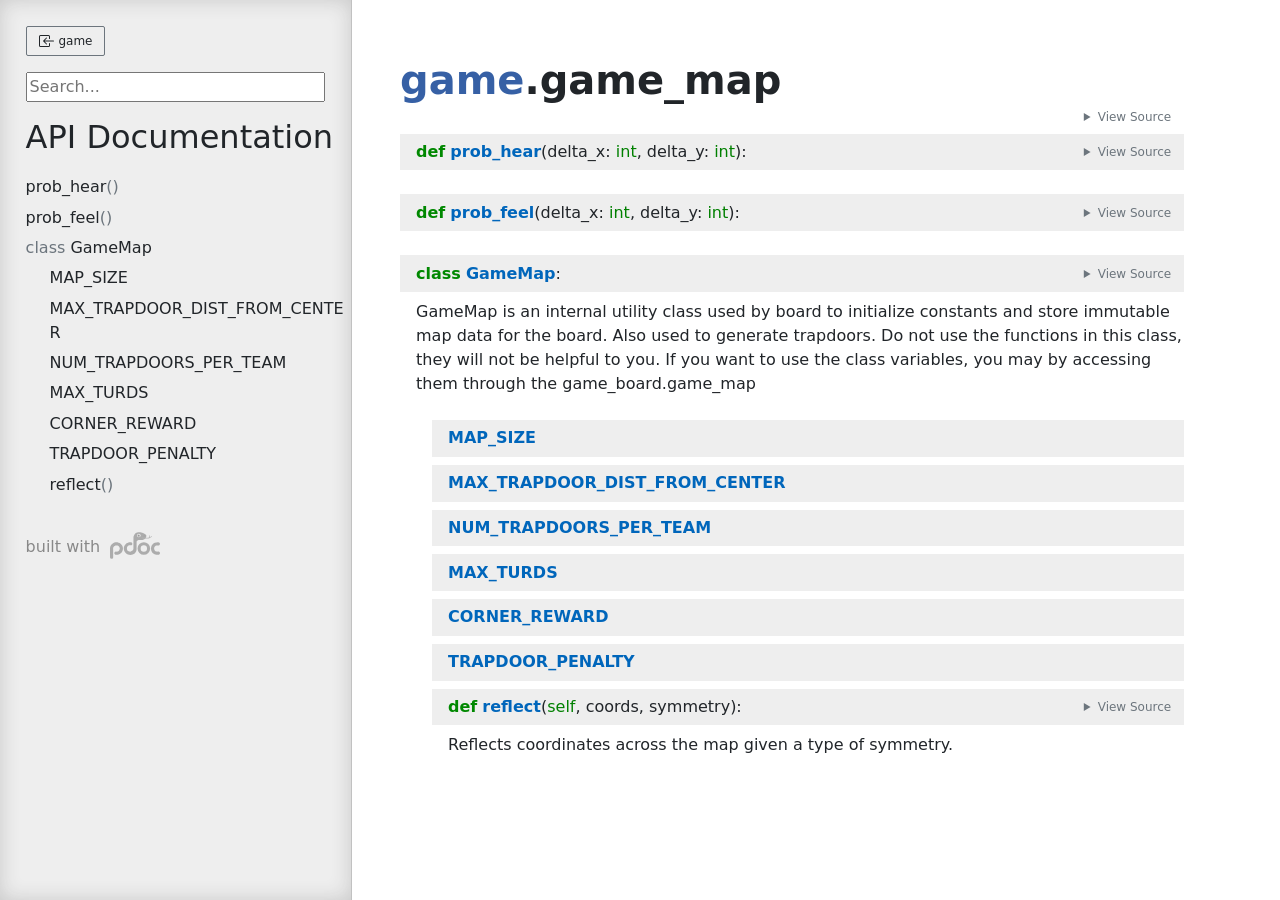
<file: 3600/docs/game/game_map.html>
<!doctype html>
<html lang="en">
<head>
    <meta charset="utf-8">
    <meta name="viewport" content="width=device-width, initial-scale=1">
    <meta name="generator" content="pdoc 16.0.0"/>
    <title>game.game_map API documentation</title>

    <style>/*! * Bootstrap Reboot v5.0.0 (https://getbootstrap.com/) * Copyright 2011-2021 The Bootstrap Authors * Copyright 2011-2021 Twitter, Inc. * Licensed under MIT (https://github.com/twbs/bootstrap/blob/main/LICENSE) * Forked from Normalize.css, licensed MIT (https://github.com/necolas/normalize.css/blob/master/LICENSE.md) */*,::after,::before{box-sizing:border-box}@media (prefers-reduced-motion:no-preference){:root{scroll-behavior:smooth}}body{margin:0;font-family:system-ui,-apple-system,"Segoe UI",Roboto,"Helvetica Neue",Arial,"Noto Sans","Liberation Sans",sans-serif,"Apple Color Emoji","Segoe UI Emoji","Segoe UI Symbol","Noto Color Emoji";font-size:1rem;font-weight:400;line-height:1.5;color:#212529;background-color:#fff;-webkit-text-size-adjust:100%;-webkit-tap-highlight-color:transparent}hr{margin:1rem 0;color:inherit;background-color:currentColor;border:0;opacity:.25}hr:not([size]){height:1px}h1,h2,h3,h4,h5,h6{margin-top:0;margin-bottom:.5rem;font-weight:500;line-height:1.2}h1{font-size:calc(1.375rem + 1.5vw)}@media (min-width:1200px){h1{font-size:2.5rem}}h2{font-size:calc(1.325rem + .9vw)}@media (min-width:1200px){h2{font-size:2rem}}h3{font-size:calc(1.3rem + .6vw)}@media (min-width:1200px){h3{font-size:1.75rem}}h4{font-size:calc(1.275rem + .3vw)}@media (min-width:1200px){h4{font-size:1.5rem}}h5{font-size:1.25rem}h6{font-size:1rem}p{margin-top:0;margin-bottom:1rem}abbr[data-bs-original-title],abbr[title]{-webkit-text-decoration:underline dotted;text-decoration:underline dotted;cursor:help;-webkit-text-decoration-skip-ink:none;text-decoration-skip-ink:none}address{margin-bottom:1rem;font-style:normal;line-height:inherit}ol,ul{padding-left:2rem}dl,ol,ul{margin-top:0;margin-bottom:1rem}ol ol,ol ul,ul ol,ul ul{margin-bottom:0}dt{font-weight:700}dd{margin-bottom:.5rem;margin-left:0}blockquote{margin:0 0 1rem}b,strong{font-weight:bolder}small{font-size:.875em}mark{padding:.2em;background-color:#fcf8e3}sub,sup{position:relative;font-size:.75em;line-height:0;vertical-align:baseline}sub{bottom:-.25em}sup{top:-.5em}a{color:#0d6efd;text-decoration:underline}a:hover{color:#0a58ca}a:not([href]):not([class]),a:not([href]):not([class]):hover{color:inherit;text-decoration:none}code,kbd,pre,samp{font-family:SFMono-Regular,Menlo,Monaco,Consolas,"Liberation Mono","Courier New",monospace;font-size:1em;direction:ltr;unicode-bidi:bidi-override}pre{display:block;margin-top:0;margin-bottom:1rem;overflow:auto;font-size:.875em}pre code{font-size:inherit;color:inherit;word-break:normal}code{font-size:.875em;color:#d63384;word-wrap:break-word}a>code{color:inherit}kbd{padding:.2rem .4rem;font-size:.875em;color:#fff;background-color:#212529;border-radius:.2rem}kbd kbd{padding:0;font-size:1em;font-weight:700}figure{margin:0 0 1rem}img,svg{vertical-align:middle}table{caption-side:bottom;border-collapse:collapse}caption{padding-top:.5rem;padding-bottom:.5rem;color:#6c757d;text-align:left}th{text-align:inherit;text-align:-webkit-match-parent}tbody,td,tfoot,th,thead,tr{border-color:inherit;border-style:solid;border-width:0}label{display:inline-block}button{border-radius:0}button:focus:not(:focus-visible){outline:0}button,input,optgroup,select,textarea{margin:0;font-family:inherit;font-size:inherit;line-height:inherit}button,select{text-transform:none}[role=button]{cursor:pointer}select{word-wrap:normal}select:disabled{opacity:1}[list]::-webkit-calendar-picker-indicator{display:none}[type=button],[type=reset],[type=submit],button{-webkit-appearance:button}[type=button]:not(:disabled),[type=reset]:not(:disabled),[type=submit]:not(:disabled),button:not(:disabled){cursor:pointer}::-moz-focus-inner{padding:0;border-style:none}textarea{resize:vertical}fieldset{min-width:0;padding:0;margin:0;border:0}legend{float:left;width:100%;padding:0;margin-bottom:.5rem;font-size:calc(1.275rem + .3vw);line-height:inherit}@media (min-width:1200px){legend{font-size:1.5rem}}legend+*{clear:left}::-webkit-datetime-edit-day-field,::-webkit-datetime-edit-fields-wrapper,::-webkit-datetime-edit-hour-field,::-webkit-datetime-edit-minute,::-webkit-datetime-edit-month-field,::-webkit-datetime-edit-text,::-webkit-datetime-edit-year-field{padding:0}::-webkit-inner-spin-button{height:auto}[type=search]{outline-offset:-2px;-webkit-appearance:textfield}::-webkit-search-decoration{-webkit-appearance:none}::-webkit-color-swatch-wrapper{padding:0}::file-selector-button{font:inherit}::-webkit-file-upload-button{font:inherit;-webkit-appearance:button}output{display:inline-block}iframe{border:0}summary{display:list-item;cursor:pointer}progress{vertical-align:baseline}[hidden]{display:none!important}</style>
    <style>/*! syntax-highlighting.css */pre{line-height:125%;}span.linenos{color:inherit; background-color:transparent; padding-left:5px; padding-right:20px;}.pdoc-code .hll{background-color:#ffffcc}.pdoc-code{background:#f8f8f8;}.pdoc-code .c{color:#3D7B7B; font-style:italic}.pdoc-code .err{border:1px solid #FF0000}.pdoc-code .k{color:#008000; font-weight:bold}.pdoc-code .o{color:#666666}.pdoc-code .ch{color:#3D7B7B; font-style:italic}.pdoc-code .cm{color:#3D7B7B; font-style:italic}.pdoc-code .cp{color:#9C6500}.pdoc-code .cpf{color:#3D7B7B; font-style:italic}.pdoc-code .c1{color:#3D7B7B; font-style:italic}.pdoc-code .cs{color:#3D7B7B; font-style:italic}.pdoc-code .gd{color:#A00000}.pdoc-code .ge{font-style:italic}.pdoc-code .gr{color:#E40000}.pdoc-code .gh{color:#000080; font-weight:bold}.pdoc-code .gi{color:#008400}.pdoc-code .go{color:#717171}.pdoc-code .gp{color:#000080; font-weight:bold}.pdoc-code .gs{font-weight:bold}.pdoc-code .gu{color:#800080; font-weight:bold}.pdoc-code .gt{color:#0044DD}.pdoc-code .kc{color:#008000; font-weight:bold}.pdoc-code .kd{color:#008000; font-weight:bold}.pdoc-code .kn{color:#008000; font-weight:bold}.pdoc-code .kp{color:#008000}.pdoc-code .kr{color:#008000; font-weight:bold}.pdoc-code .kt{color:#B00040}.pdoc-code .m{color:#666666}.pdoc-code .s{color:#BA2121}.pdoc-code .na{color:#687822}.pdoc-code .nb{color:#008000}.pdoc-code .nc{color:#0000FF; font-weight:bold}.pdoc-code .no{color:#880000}.pdoc-code .nd{color:#AA22FF}.pdoc-code .ni{color:#717171; font-weight:bold}.pdoc-code .ne{color:#CB3F38; font-weight:bold}.pdoc-code .nf{color:#0000FF}.pdoc-code .nl{color:#767600}.pdoc-code .nn{color:#0000FF; font-weight:bold}.pdoc-code .nt{color:#008000; font-weight:bold}.pdoc-code .nv{color:#19177C}.pdoc-code .ow{color:#AA22FF; font-weight:bold}.pdoc-code .w{color:#bbbbbb}.pdoc-code .mb{color:#666666}.pdoc-code .mf{color:#666666}.pdoc-code .mh{color:#666666}.pdoc-code .mi{color:#666666}.pdoc-code .mo{color:#666666}.pdoc-code .sa{color:#BA2121}.pdoc-code .sb{color:#BA2121}.pdoc-code .sc{color:#BA2121}.pdoc-code .dl{color:#BA2121}.pdoc-code .sd{color:#BA2121; font-style:italic}.pdoc-code .s2{color:#BA2121}.pdoc-code .se{color:#AA5D1F; font-weight:bold}.pdoc-code .sh{color:#BA2121}.pdoc-code .si{color:#A45A77; font-weight:bold}.pdoc-code .sx{color:#008000}.pdoc-code .sr{color:#A45A77}.pdoc-code .s1{color:#BA2121}.pdoc-code .ss{color:#19177C}.pdoc-code .bp{color:#008000}.pdoc-code .fm{color:#0000FF}.pdoc-code .vc{color:#19177C}.pdoc-code .vg{color:#19177C}.pdoc-code .vi{color:#19177C}.pdoc-code .vm{color:#19177C}.pdoc-code .il{color:#666666}</style>
    <style>/*! theme.css */:root{--pdoc-background:#fff;}.pdoc{--text:#212529;--muted:#6c757d;--link:#3660a5;--link-hover:#1659c5;--code:#f8f8f8;--active:#fff598;--accent:#eee;--accent2:#c1c1c1;--nav-hover:rgba(255, 255, 255, 0.5);--name:#0066BB;--def:#008800;--annotation:#007020;}</style>
    <style>/*! layout.css */html, body{width:100%;height:100%;}html, main{scroll-behavior:smooth;}body{background-color:var(--pdoc-background);}@media (max-width:769px){#navtoggle{cursor:pointer;position:absolute;width:50px;height:40px;top:1rem;right:1rem;border-color:var(--text);color:var(--text);display:flex;opacity:0.8;z-index:999;}#navtoggle:hover{opacity:1;}#togglestate + div{display:none;}#togglestate:checked + div{display:inherit;}main, header{padding:2rem 3vw;}header + main{margin-top:-3rem;}.git-button{display:none !important;}nav input[type="search"]{max-width:77%;}nav input[type="search"]:first-child{margin-top:-6px;}nav input[type="search"]:valid ~ *{display:none !important;}}@media (min-width:770px){:root{--sidebar-width:clamp(12.5rem, 28vw, 22rem);}nav{position:fixed;overflow:auto;height:100vh;width:var(--sidebar-width);}main, header{padding:3rem 2rem 3rem calc(var(--sidebar-width) + 3rem);width:calc(54rem + var(--sidebar-width));max-width:100%;}header + main{margin-top:-4rem;}#navtoggle{display:none;}}#togglestate{position:absolute;height:0;opacity:0;}nav.pdoc{--pad:clamp(0.5rem, 2vw, 1.75rem);--indent:1.5rem;background-color:var(--accent);border-right:1px solid var(--accent2);box-shadow:0 0 20px rgba(50, 50, 50, .2) inset;padding:0 0 0 var(--pad);overflow-wrap:anywhere;scrollbar-width:thin; scrollbar-color:var(--accent2) transparent; z-index:1}nav.pdoc::-webkit-scrollbar{width:.4rem; }nav.pdoc::-webkit-scrollbar-thumb{background-color:var(--accent2); }nav.pdoc > div{padding:var(--pad) 0;}nav.pdoc .module-list-button{display:inline-flex;align-items:center;color:var(--text);border-color:var(--muted);margin-bottom:1rem;}nav.pdoc .module-list-button:hover{border-color:var(--text);}nav.pdoc input[type=search]{display:block;outline-offset:0;width:calc(100% - var(--pad));}nav.pdoc .logo{max-width:calc(100% - var(--pad));max-height:35vh;display:block;margin:0 auto 1rem;transform:translate(calc(-.5 * var(--pad)), 0);}nav.pdoc ul{list-style:none;padding-left:0;}nav.pdoc > div > ul{margin-left:calc(0px - var(--pad));}nav.pdoc li a{padding:.2rem 0 .2rem calc(var(--pad) + var(--indent));}nav.pdoc > div > ul > li > a{padding-left:var(--pad);}nav.pdoc li{transition:all 100ms;}nav.pdoc li:hover{background-color:var(--nav-hover);}nav.pdoc a, nav.pdoc a:hover{color:var(--text);}nav.pdoc a{display:block;}nav.pdoc > h2:first-of-type{margin-top:1.5rem;}nav.pdoc .class:before{content:"class ";color:var(--muted);}nav.pdoc .function:after{content:"()";color:var(--muted);}nav.pdoc footer:before{content:"";display:block;width:calc(100% - var(--pad));border-top:solid var(--accent2) 1px;margin-top:1.5rem;padding-top:.5rem;}nav.pdoc footer{font-size:small;}</style>
    <style>/*! content.css */.pdoc{color:var(--text);box-sizing:border-box;line-height:1.5;background:none;}.pdoc .pdoc-button{cursor:pointer;display:inline-block;border:solid black 1px;border-radius:2px;font-size:.75rem;padding:calc(0.5em - 1px) 1em;transition:100ms all;}.pdoc .alert{padding:1rem 1rem 1rem calc(1.5rem + 24px);border:1px solid transparent;border-radius:.25rem;background-repeat:no-repeat;background-position:.75rem center;margin-bottom:1rem;}.pdoc .alert > em{display:none;}.pdoc .alert > *:last-child{margin-bottom:0;}.pdoc .alert.note{color:#084298;background-color:#cfe2ff;border-color:#b6d4fe;background-image:url("data:image/svg+xml,%3Csvg%20xmlns%3D%22http%3A//www.w3.org/2000/svg%22%20width%3D%2224%22%20height%3D%2224%22%20fill%3D%22%23084298%22%20viewBox%3D%220%200%2016%2016%22%3E%3Cpath%20d%3D%22M8%2016A8%208%200%201%200%208%200a8%208%200%200%200%200%2016zm.93-9.412-1%204.705c-.07.34.029.533.304.533.194%200%20.487-.07.686-.246l-.088.416c-.287.346-.92.598-1.465.598-.703%200-1.002-.422-.808-1.319l.738-3.468c.064-.293.006-.399-.287-.47l-.451-.081.082-.381%202.29-.287zM8%205.5a1%201%200%201%201%200-2%201%201%200%200%201%200%202z%22/%3E%3C/svg%3E");}.pdoc .alert.tip{color:#0a3622;background-color:#d1e7dd;border-color:#a3cfbb;background-image:url("data:image/svg+xml,%3Csvg%20xmlns%3D%22http%3A//www.w3.org/2000/svg%22%20width%3D%2224%22%20height%3D%2224%22%20fill%3D%22%230a3622%22%20viewBox%3D%220%200%2016%2016%22%3E%3Cpath%20d%3D%22M2%206a6%206%200%201%201%2010.174%204.31c-.203.196-.359.4-.453.619l-.762%201.769A.5.5%200%200%201%2010.5%2013a.5.5%200%200%201%200%201%20.5.5%200%200%201%200%201l-.224.447a1%201%200%200%201-.894.553H6.618a1%201%200%200%201-.894-.553L5.5%2015a.5.5%200%200%201%200-1%20.5.5%200%200%201%200-1%20.5.5%200%200%201-.46-.302l-.761-1.77a2%202%200%200%200-.453-.618A5.98%205.98%200%200%201%202%206m6-5a5%205%200%200%200-3.479%208.592c.263.254.514.564.676.941L5.83%2012h4.342l.632-1.467c.162-.377.413-.687.676-.941A5%205%200%200%200%208%201%22/%3E%3C/svg%3E");}.pdoc .alert.important{color:#055160;background-color:#cff4fc;border-color:#9eeaf9;background-image:url("data:image/svg+xml,%3Csvg%20xmlns%3D%22http%3A//www.w3.org/2000/svg%22%20width%3D%2224%22%20height%3D%2224%22%20fill%3D%22%23055160%22%20viewBox%3D%220%200%2016%2016%22%3E%3Cpath%20d%3D%22M2%200a2%202%200%200%200-2%202v12a2%202%200%200%200%202%202h12a2%202%200%200%200%202-2V2a2%202%200%200%200-2-2zm6%204c.535%200%20.954.462.9.995l-.35%203.507a.552.552%200%200%201-1.1%200L7.1%204.995A.905.905%200%200%201%208%204m.002%206a1%201%200%201%201%200%202%201%201%200%200%201%200-2%22/%3E%3C/svg%3E");}.pdoc .alert.warning{color:#664d03;background-color:#fff3cd;border-color:#ffecb5;background-image:url("data:image/svg+xml,%3Csvg%20xmlns%3D%22http%3A//www.w3.org/2000/svg%22%20width%3D%2224%22%20height%3D%2224%22%20fill%3D%22%23664d03%22%20viewBox%3D%220%200%2016%2016%22%3E%3Cpath%20d%3D%22M8.982%201.566a1.13%201.13%200%200%200-1.96%200L.165%2013.233c-.457.778.091%201.767.98%201.767h13.713c.889%200%201.438-.99.98-1.767L8.982%201.566zM8%205c.535%200%20.954.462.9.995l-.35%203.507a.552.552%200%200%201-1.1%200L7.1%205.995A.905.905%200%200%201%208%205zm.002%206a1%201%200%201%201%200%202%201%201%200%200%201%200-2z%22/%3E%3C/svg%3E");}.pdoc .alert.caution{color:#842029;background-color:#f8d7da;border-color:#f5c2c7;background-image:url("data:image/svg+xml,%3Csvg%20xmlns%3D%22http%3A//www.w3.org/2000/svg%22%20width%3D%2224%22%20height%3D%2224%22%20fill%3D%22%23842029%22%20viewBox%3D%220%200%2016%2016%22%3E%3Cpath%20d%3D%22M11.46.146A.5.5%200%200%200%2011.107%200H4.893a.5.5%200%200%200-.353.146L.146%204.54A.5.5%200%200%200%200%204.893v6.214a.5.5%200%200%200%20.146.353l4.394%204.394a.5.5%200%200%200%20.353.146h6.214a.5.5%200%200%200%20.353-.146l4.394-4.394a.5.5%200%200%200%20.146-.353V4.893a.5.5%200%200%200-.146-.353zM8%204c.535%200%20.954.462.9.995l-.35%203.507a.552.552%200%200%201-1.1%200L7.1%204.995A.905.905%200%200%201%208%204m.002%206a1%201%200%201%201%200%202%201%201%200%200%201%200-2%22/%3E%3C/svg%3E");}.pdoc .alert.danger{color:#842029;background-color:#f8d7da;border-color:#f5c2c7;background-image:url("data:image/svg+xml,%3Csvg%20xmlns%3D%22http%3A//www.w3.org/2000/svg%22%20width%3D%2224%22%20height%3D%2224%22%20fill%3D%22%23842029%22%20viewBox%3D%220%200%2016%2016%22%3E%3Cpath%20d%3D%22M5.52.359A.5.5%200%200%201%206%200h4a.5.5%200%200%201%20.474.658L8.694%206H12.5a.5.5%200%200%201%20.395.807l-7%209a.5.5%200%200%201-.873-.454L6.823%209.5H3.5a.5.5%200%200%201-.48-.641l2.5-8.5z%22/%3E%3C/svg%3E");}.pdoc .visually-hidden{position:absolute !important;width:1px !important;height:1px !important;padding:0 !important;margin:-1px !important;overflow:hidden !important;clip:rect(0, 0, 0, 0) !important;white-space:nowrap !important;border:0 !important;}.pdoc h1, .pdoc h2, .pdoc h3{font-weight:300;margin:.3em 0;padding:.2em 0;}.pdoc > section:not(.module-info) h1{font-size:1.5rem;font-weight:500;}.pdoc > section:not(.module-info) h2{font-size:1.4rem;font-weight:500;}.pdoc > section:not(.module-info) h3{font-size:1.3rem;font-weight:500;}.pdoc > section:not(.module-info) h4{font-size:1.2rem;}.pdoc > section:not(.module-info) h5{font-size:1.1rem;}.pdoc a{text-decoration:none;color:var(--link);}.pdoc a:hover{color:var(--link-hover);}.pdoc blockquote{margin-left:2rem;}.pdoc pre{border-top:1px solid var(--accent2);border-bottom:1px solid var(--accent2);margin-top:0;margin-bottom:1em;padding:.5rem 0 .5rem .5rem;overflow-x:auto;background-color:var(--code);}.pdoc code{color:var(--text);padding:.2em .4em;margin:0;font-size:85%;background-color:var(--accent);border-radius:6px;}.pdoc a > code{color:inherit;}.pdoc pre > code{display:inline-block;font-size:inherit;background:none;border:none;padding:0;}.pdoc > section:not(.module-info){margin-bottom:1.5rem;}.pdoc .modulename{margin-top:0;font-weight:bold;}.pdoc .modulename a{color:var(--link);transition:100ms all;}.pdoc .git-button{float:right;border:solid var(--link) 1px;}.pdoc .git-button:hover{background-color:var(--link);color:var(--pdoc-background);}.view-source-toggle-state,.view-source-toggle-state ~ .pdoc-code{display:none;}.view-source-toggle-state:checked ~ .pdoc-code{display:block;}.view-source-button{display:inline-block;float:right;font-size:.75rem;line-height:1.5rem;color:var(--muted);padding:0 .4rem 0 1.3rem;cursor:pointer;text-indent:-2px;}.view-source-button > span{visibility:hidden;}.module-info .view-source-button{float:none;display:flex;justify-content:flex-end;margin:-1.2rem .4rem -.2rem 0;}.view-source-button::before{position:absolute;content:"View Source";display:list-item;list-style-type:disclosure-closed;}.view-source-toggle-state:checked ~ .attr .view-source-button::before,.view-source-toggle-state:checked ~ .view-source-button::before{list-style-type:disclosure-open;}.pdoc .docstring{margin-bottom:1.5rem;}.pdoc section:not(.module-info) .docstring{margin-left:clamp(0rem, 5vw - 2rem, 1rem);}.pdoc .docstring .pdoc-code{margin-left:1em;margin-right:1em;}.pdoc h1:target,.pdoc h2:target,.pdoc h3:target,.pdoc h4:target,.pdoc h5:target,.pdoc h6:target,.pdoc .pdoc-code > pre > span:target{background-color:var(--active);box-shadow:-1rem 0 0 0 var(--active);}.pdoc .pdoc-code > pre > span:target{display:block;}.pdoc div:target > .attr,.pdoc section:target > .attr,.pdoc dd:target > a{background-color:var(--active);}.pdoc *{scroll-margin:2rem;}.pdoc .pdoc-code .linenos{user-select:none;}.pdoc .attr:hover{filter:contrast(0.95);}.pdoc section, .pdoc .classattr{position:relative;}.pdoc .headerlink{--width:clamp(1rem, 3vw, 2rem);position:absolute;top:0;left:calc(0rem - var(--width));transition:all 100ms ease-in-out;opacity:0;}.pdoc .headerlink::before{content:"#";display:block;text-align:center;width:var(--width);height:2.3rem;line-height:2.3rem;font-size:1.5rem;}.pdoc .attr:hover ~ .headerlink,.pdoc *:target > .headerlink,.pdoc .headerlink:hover{opacity:1;}.pdoc .attr{display:block;margin:.5rem 0 .5rem;padding:.4rem .4rem .4rem 1rem;background-color:var(--accent);overflow-x:auto;}.pdoc .classattr{margin-left:2rem;}.pdoc .decorator-deprecated{color:#842029;}.pdoc .decorator-deprecated ~ span{filter:grayscale(1) opacity(0.8);}.pdoc .name{color:var(--name);font-weight:bold;}.pdoc .def{color:var(--def);font-weight:bold;}.pdoc .signature{background-color:transparent;}.pdoc .param, .pdoc .return-annotation{white-space:pre;}.pdoc .signature.multiline .param{display:block;}.pdoc .signature.condensed .param{display:inline-block;}.pdoc .annotation{color:var(--annotation);}.pdoc .view-value-toggle-state,.pdoc .view-value-toggle-state ~ .default_value{display:none;}.pdoc .view-value-toggle-state:checked ~ .default_value{display:inherit;}.pdoc .view-value-button{font-size:.5rem;vertical-align:middle;border-style:dashed;margin-top:-0.1rem;}.pdoc .view-value-button:hover{background:white;}.pdoc .view-value-button::before{content:"show";text-align:center;width:2.2em;display:inline-block;}.pdoc .view-value-toggle-state:checked ~ .view-value-button::before{content:"hide";}.pdoc .inherited{margin-left:2rem;}.pdoc .inherited dt{font-weight:700;}.pdoc .inherited dt, .pdoc .inherited dd{display:inline;margin-left:0;margin-bottom:.5rem;}.pdoc .inherited dd:not(:last-child):after{content:", ";}.pdoc .inherited .class:before{content:"class ";}.pdoc .inherited .function a:after{content:"()";}.pdoc .search-result .docstring{overflow:auto;max-height:25vh;}.pdoc .search-result.focused > .attr{background-color:var(--active);}.pdoc .attribution{margin-top:2rem;display:block;opacity:0.5;transition:all 200ms;filter:grayscale(100%);}.pdoc .attribution:hover{opacity:1;filter:grayscale(0%);}.pdoc .attribution img{margin-left:5px;height:27px;vertical-align:bottom;width:50px;transition:all 200ms;}.pdoc table{display:block;width:max-content;max-width:100%;overflow:auto;margin-bottom:1rem;}.pdoc table th{font-weight:600;}.pdoc table th, .pdoc table td{padding:6px 13px;border:1px solid var(--accent2);}</style>
    <style>/*! custom.css */</style></head>
<body>
    <nav class="pdoc">
        <label id="navtoggle" for="togglestate" class="pdoc-button"><svg xmlns='http://www.w3.org/2000/svg' viewBox='0 0 30 30'><path stroke-linecap='round' stroke="currentColor" stroke-miterlimit='10' stroke-width='2' d='M4 7h22M4 15h22M4 23h22'/></svg></label>
        <input id="togglestate" type="checkbox" aria-hidden="true" tabindex="-1">
        <div>            <a class="pdoc-button module-list-button" href="../game.html">
<svg xmlns="http://www.w3.org/2000/svg" width="16" height="16" fill="currentColor" class="bi bi-box-arrow-in-left" viewBox="0 0 16 16">
  <path fill-rule="evenodd" d="M10 3.5a.5.5 0 0 0-.5-.5h-8a.5.5 0 0 0-.5.5v9a.5.5 0 0 0 .5.5h8a.5.5 0 0 0 .5-.5v-2a.5.5 0 0 1 1 0v2A1.5 1.5 0 0 1 9.5 14h-8A1.5 1.5 0 0 1 0 12.5v-9A1.5 1.5 0 0 1 1.5 2h8A1.5 1.5 0 0 1 11 3.5v2a.5.5 0 0 1-1 0v-2z"/>
  <path fill-rule="evenodd" d="M4.146 8.354a.5.5 0 0 1 0-.708l3-3a.5.5 0 1 1 .708.708L5.707 7.5H14.5a.5.5 0 0 1 0 1H5.707l2.147 2.146a.5.5 0 0 1-.708.708l-3-3z"/>
</svg>                &nbsp;game</a>


            <input type="search" placeholder="Search..." role="searchbox" aria-label="search"
                   pattern=".+" required>



            <h2>API Documentation</h2>
                <ul class="memberlist">
            <li>
                    <a class="function" href="#prob_hear">prob_hear</a>
            </li>
            <li>
                    <a class="function" href="#prob_feel">prob_feel</a>
            </li>
            <li>
                    <a class="class" href="#GameMap">GameMap</a>
                            <ul class="memberlist">
                        <li>
                                <a class="variable" href="#GameMap.MAP_SIZE">MAP_SIZE</a>
                        </li>
                        <li>
                                <a class="variable" href="#GameMap.MAX_TRAPDOOR_DIST_FROM_CENTER">MAX_TRAPDOOR_DIST_FROM_CENTER</a>
                        </li>
                        <li>
                                <a class="variable" href="#GameMap.NUM_TRAPDOORS_PER_TEAM">NUM_TRAPDOORS_PER_TEAM</a>
                        </li>
                        <li>
                                <a class="variable" href="#GameMap.MAX_TURDS">MAX_TURDS</a>
                        </li>
                        <li>
                                <a class="variable" href="#GameMap.CORNER_REWARD">CORNER_REWARD</a>
                        </li>
                        <li>
                                <a class="variable" href="#GameMap.TRAPDOOR_PENALTY">TRAPDOOR_PENALTY</a>
                        </li>
                        <li>
                                <a class="function" href="#GameMap.reflect">reflect</a>
                        </li>
                </ul>

            </li>
    </ul>



        <a class="attribution" title="pdoc: Python API documentation generator" href="https://pdoc.dev" target="_blank">
            built with <span class="visually-hidden">pdoc</span><img
                alt="pdoc logo"
                src="data:image/svg+xml,%3Csvg%20xmlns%3D%22http%3A//www.w3.org/2000/svg%22%20role%3D%22img%22%20aria-label%3D%22pdoc%20logo%22%20width%3D%22300%22%20height%3D%22160%22%20viewBox%3D%220%200%20150%2080%22%3E%3Ctitle%3Epdoc%3C/title%3E%3Cpath%20d%3D%22M132.316%2048.886c.276-4.679%202.342-6.698%204.409-7.982s4.27-1.165%206.751-1.055c1.586.07%203.044.156%204.222-.482%201.142-.619%202.026-1.932%202.162-3.739.268-3.576-1.929-5.368-5.006-5.551s-7.599.524-10.517%201.606c-4.455%201.652-8.588%206.606-9.552%208.992s-2.342%206.193-1.745%2010.873%202.664%209.221%205.878%2011.79%205.878%203.808%2010.103%204.312%203.444.229%206.062.229%205.006-2.202%204.914-4.909-2.296-5.001-4.501-4.863-3.077.505-5.281.229-7.715-2.064-7.899-9.451z%22%20fill%3D%22%23198754%22/%3E%3Ccircle%20cx%3D%22101.504%22%20cy%3D%2248.943%22%20r%3D%2214.208%22%20fill%3D%22none%22%20stroke%3D%22%23198754%22%20stroke-width%3D%229.354%22/%3E%3Cpath%20d%3D%22M87.81.002c-3.637.065-5.001.454-7.014%201.232s-3.443%201.363-6.3%204.282c-1.723%201.76-3.148%205.019-3.776%207.329-.413%201.521-.316%202.63-.316%202.63l-.195%2034.612c.065%205.774-6.755%208.305-9.612%208.37s-9.678-1.038-9.743-9.408%207.128-9.521%208.362-9.521c1.413-.13%202.526-.021%203.718-.016%202.071.009%204.157-.778%204.092-4.671s-4.157-4.736-4.157-4.736c-6.3-.843-11.43%202.206-11.43%202.206S40.917%2038.15%2041.372%2049.634%2051.568%2068.19%2061.311%2068.125s18.316-7.007%2018.445-17.193l.13-22.772c.046-2.291%202.683-3.644%204.476-4.203.745-.232%201.694-.274%201.694-.274l10.457-.13s4.871-.324%207.729-3.114%204.352-6.294%204.352-6.294.974-3.049.13-4.606-.195-1.233-2.792-3.309-8.573-4.477-8.573-4.477S91.447-.063%2087.81.002zM0%2047.169l.065%2028.417S0%2080.127%204.481%2079.997s5.072-3.866%205.049-4.152l-.113-28.482s1.624-7.656%209.937-7.721%2010.002%206.942%2010.002%208.499-.909%2010.51-9.093%2010.51c-.948%200-2.99-.567-4.145-.272-3.919%201-3.194%204.554-3.194%204.554s.065%205.061%207.404%204.996%2018.575-6.034%2018.575-19.074S26.953%2030.04%2019.549%2029.91%201.234%2035.296%200%2047.169z%22%20fill%3D%22%23198754%22/%3E%3Cg%20transform%3D%22matrix%28.325601%200%200%20.325256%20-10.32669%20-45.802786%29%22%3E%3Ccircle%20cx%3D%22297.554%22%20cy%3D%22172.286%22%20r%3D%2216.5%22%20fill%3D%22%23fff%22/%3E%3Cellipse%20cx%3D%22297.709%22%20cy%3D%22172.642%22%20rx%3D%2211.071%22%20ry%3D%2210.871%22%20fill%3D%22%23105a48%22/%3E%3Ccircle%20cx%3D%22304.104%22%20cy%3D%22167.667%22%20r%3D%224.5%22%20fill%3D%22%23fff%22/%3E%3C/g%3E%3Cpath%20d%3D%22M94.661%2017.032l.893-1.476s.99.714%201.916.925%201.575.114%202.955.114l14.565-.162c1.283-.032%203.085-.762%203.02-3.293s-.373-3.503-.373-3.503l1.283-.487s.52.503.877%201.573.309%201.995.292%202.66-.227%201.541-.227%201.541%201.564-.308%202.359-1.038.823-.779%201.489-1.508.812-.86.812-.86.552-.13.877.26.341.957.065%201.46-1.672%202.206-3.247%203.066-2.76%201.427-3.929%201.768-3.848.73-7.063.714l-10.944-.114s-2.143-.081-3.02-.373-2.241-.973-2.598-1.265z%22%20fill%3D%22%23d36d49%22/%3E%3Cg%20fill%3D%22%23105a48%22%3E%3Cellipse%20cx%3D%2293.052%22%20cy%3D%2243.567%22%20rx%3D%22.869%22%20ry%3D%221.014%22%20transform%3D%22rotate%28341.022%29%22/%3E%3Cellipse%20cx%3D%22104.3%22%20cy%3D%22-16.184%22%20rx%3D%22.865%22%20ry%3D%221.009%22%20transform%3D%22rotate%2814.786%29%22/%3E%3C/g%3E%3C/svg%3E"/>
        </a>
</div>
    </nav>
    <main class="pdoc">
            <section class="module-info">
                    <h1 class="modulename">
<a href="./../game.html">game</a><wbr>.game_map    </h1>

                
                        <input id="mod-game_map-view-source" class="view-source-toggle-state" type="checkbox" aria-hidden="true" tabindex="-1">

                        <label class="view-source-button" for="mod-game_map-view-source"><span>View Source</span></label>

                        <div class="pdoc-code codehilite"><pre><span></span><span id="L-1"><a href="#L-1"><span class="linenos"> 1</span></a><span class="kn">import</span><span class="w"> </span><span class="nn">numpy</span><span class="w"> </span><span class="k">as</span><span class="w"> </span><span class="nn">np</span>
</span><span id="L-2"><a href="#L-2"><span class="linenos"> 2</span></a>
</span><span id="L-3"><a href="#L-3"><span class="linenos"> 3</span></a><span class="sd">&quot;&quot;&quot;</span>
</span><span id="L-4"><a href="#L-4"><span class="linenos"> 4</span></a><span class="sd">For calculating the probability of hearing a sound based on the distance from the source.</span>
</span><span id="L-5"><a href="#L-5"><span class="linenos"> 5</span></a><span class="sd">delta_x and delta_y are non-negative</span>
</span><span id="L-6"><a href="#L-6"><span class="linenos"> 6</span></a><span class="sd">&quot;&quot;&quot;</span>
</span><span id="L-7"><a href="#L-7"><span class="linenos"> 7</span></a>
</span><span id="L-8"><a href="#L-8"><span class="linenos"> 8</span></a>
</span><span id="L-9"><a href="#L-9"><span class="linenos"> 9</span></a><span class="k">def</span><span class="w"> </span><span class="nf">prob_hear</span><span class="p">(</span><span class="n">delta_x</span><span class="p">:</span> <span class="nb">int</span><span class="p">,</span> <span class="n">delta_y</span><span class="p">:</span> <span class="nb">int</span><span class="p">):</span>
</span><span id="L-10"><a href="#L-10"><span class="linenos">10</span></a>    <span class="k">if</span> <span class="n">delta_x</span> <span class="o">&gt;</span> <span class="mi">2</span> <span class="ow">or</span> <span class="n">delta_y</span> <span class="o">&gt;</span> <span class="mi">2</span><span class="p">:</span>
</span><span id="L-11"><a href="#L-11"><span class="linenos">11</span></a>        <span class="k">return</span> <span class="mf">0.0</span>
</span><span id="L-12"><a href="#L-12"><span class="linenos">12</span></a>    <span class="k">if</span> <span class="n">delta_x</span> <span class="o">==</span> <span class="mi">2</span> <span class="ow">and</span> <span class="n">delta_y</span> <span class="o">==</span> <span class="mi">2</span><span class="p">:</span>
</span><span id="L-13"><a href="#L-13"><span class="linenos">13</span></a>        <span class="k">return</span> <span class="mf">0.0</span>
</span><span id="L-14"><a href="#L-14"><span class="linenos">14</span></a>    <span class="k">if</span> <span class="n">delta_x</span> <span class="o">==</span> <span class="mi">2</span> <span class="ow">or</span> <span class="n">delta_y</span> <span class="o">==</span> <span class="mi">2</span><span class="p">:</span>
</span><span id="L-15"><a href="#L-15"><span class="linenos">15</span></a>        <span class="k">return</span> <span class="mf">0.1</span>
</span><span id="L-16"><a href="#L-16"><span class="linenos">16</span></a>    <span class="k">if</span> <span class="n">delta_x</span> <span class="o">==</span> <span class="mi">1</span> <span class="ow">and</span> <span class="n">delta_y</span> <span class="o">==</span> <span class="mi">1</span><span class="p">:</span>
</span><span id="L-17"><a href="#L-17"><span class="linenos">17</span></a>        <span class="k">return</span> <span class="mf">0.25</span>
</span><span id="L-18"><a href="#L-18"><span class="linenos">18</span></a>    <span class="k">if</span> <span class="n">delta_x</span> <span class="o">==</span> <span class="mi">1</span> <span class="ow">or</span> <span class="n">delta_y</span> <span class="o">==</span> <span class="mi">1</span><span class="p">:</span>
</span><span id="L-19"><a href="#L-19"><span class="linenos">19</span></a>        <span class="k">return</span> <span class="mf">0.5</span>
</span><span id="L-20"><a href="#L-20"><span class="linenos">20</span></a>    <span class="k">return</span> <span class="mf">0.0</span>
</span><span id="L-21"><a href="#L-21"><span class="linenos">21</span></a>
</span><span id="L-22"><a href="#L-22"><span class="linenos">22</span></a>
</span><span id="L-23"><a href="#L-23"><span class="linenos">23</span></a><span class="k">def</span><span class="w"> </span><span class="nf">prob_feel</span><span class="p">(</span><span class="n">delta_x</span><span class="p">:</span> <span class="nb">int</span><span class="p">,</span> <span class="n">delta_y</span><span class="p">:</span> <span class="nb">int</span><span class="p">):</span>
</span><span id="L-24"><a href="#L-24"><span class="linenos">24</span></a>    <span class="k">if</span> <span class="n">delta_x</span> <span class="o">&gt;</span> <span class="mi">1</span> <span class="ow">or</span> <span class="n">delta_y</span> <span class="o">&gt;</span> <span class="mi">1</span><span class="p">:</span>
</span><span id="L-25"><a href="#L-25"><span class="linenos">25</span></a>        <span class="k">return</span> <span class="mf">0.0</span>
</span><span id="L-26"><a href="#L-26"><span class="linenos">26</span></a>    <span class="k">if</span> <span class="n">delta_x</span> <span class="o">==</span> <span class="mi">1</span> <span class="ow">and</span> <span class="n">delta_y</span> <span class="o">==</span> <span class="mi">1</span><span class="p">:</span>
</span><span id="L-27"><a href="#L-27"><span class="linenos">27</span></a>        <span class="k">return</span> <span class="mf">0.15</span>
</span><span id="L-28"><a href="#L-28"><span class="linenos">28</span></a>    <span class="k">if</span> <span class="n">delta_x</span> <span class="o">==</span> <span class="mi">1</span> <span class="ow">or</span> <span class="n">delta_y</span> <span class="o">==</span> <span class="mi">1</span><span class="p">:</span>
</span><span id="L-29"><a href="#L-29"><span class="linenos">29</span></a>        <span class="k">return</span> <span class="mf">0.3</span>
</span><span id="L-30"><a href="#L-30"><span class="linenos">30</span></a>    <span class="k">return</span> <span class="mf">0.0</span>
</span><span id="L-31"><a href="#L-31"><span class="linenos">31</span></a>
</span><span id="L-32"><a href="#L-32"><span class="linenos">32</span></a>
</span><span id="L-33"><a href="#L-33"><span class="linenos">33</span></a><span class="k">class</span><span class="w"> </span><span class="nc">GameMap</span><span class="p">:</span>
</span><span id="L-34"><a href="#L-34"><span class="linenos">34</span></a><span class="w">    </span><span class="sd">&quot;&quot;&quot;</span>
</span><span id="L-35"><a href="#L-35"><span class="linenos">35</span></a><span class="sd">    GameMap is an internal utility class used by board to initialize</span>
</span><span id="L-36"><a href="#L-36"><span class="linenos">36</span></a><span class="sd">    constants and store immutable map data for the board. Also used</span>
</span><span id="L-37"><a href="#L-37"><span class="linenos">37</span></a><span class="sd">    to generate trapdoors. Do not use the functions in this class, they</span>
</span><span id="L-38"><a href="#L-38"><span class="linenos">38</span></a><span class="sd">    will not be helpful to you. If you want to use the class variables,</span>
</span><span id="L-39"><a href="#L-39"><span class="linenos">39</span></a><span class="sd">    you may by accessing them through</span>
</span><span id="L-40"><a href="#L-40"><span class="linenos">40</span></a><span class="sd">    the game_board.game_map</span>
</span><span id="L-41"><a href="#L-41"><span class="linenos">41</span></a><span class="sd">    &quot;&quot;&quot;</span>
</span><span id="L-42"><a href="#L-42"><span class="linenos">42</span></a>
</span><span id="L-43"><a href="#L-43"><span class="linenos">43</span></a>    <span class="k">def</span><span class="w"> </span><span class="fm">__init__</span><span class="p">(</span><span class="bp">self</span><span class="p">):</span>
</span><span id="L-44"><a href="#L-44"><span class="linenos">44</span></a>        <span class="bp">self</span><span class="o">.</span><span class="n">MAP_SIZE</span> <span class="o">=</span> <span class="mi">8</span>
</span><span id="L-45"><a href="#L-45"><span class="linenos">45</span></a>        <span class="bp">self</span><span class="o">.</span><span class="n">MAX_TRAPDOOR_DIST_FROM_CENTER</span> <span class="o">=</span> <span class="mi">2</span>
</span><span id="L-46"><a href="#L-46"><span class="linenos">46</span></a>        <span class="bp">self</span><span class="o">.</span><span class="n">NUM_TRAPDOORS_PER_TEAM</span> <span class="o">=</span> <span class="mi">1</span>
</span><span id="L-47"><a href="#L-47"><span class="linenos">47</span></a>        <span class="bp">self</span><span class="o">.</span><span class="n">MAX_TURDS</span> <span class="o">=</span> <span class="mi">5</span>
</span><span id="L-48"><a href="#L-48"><span class="linenos">48</span></a>        <span class="bp">self</span><span class="o">.</span><span class="n">CORNER_REWARD</span> <span class="o">=</span> <span class="mi">3</span>
</span><span id="L-49"><a href="#L-49"><span class="linenos">49</span></a>        <span class="bp">self</span><span class="o">.</span><span class="n">TRAPDOOR_PENALTY</span> <span class="o">=</span> <span class="o">-</span><span class="mi">4</span>
</span><span id="L-50"><a href="#L-50"><span class="linenos">50</span></a>
</span><span id="L-51"><a href="#L-51"><span class="linenos">51</span></a>    <span class="k">def</span><span class="w"> </span><span class="nf">reflect</span><span class="p">(</span><span class="bp">self</span><span class="p">,</span> <span class="n">coords</span><span class="p">,</span> <span class="n">symmetry</span><span class="p">):</span>
</span><span id="L-52"><a href="#L-52"><span class="linenos">52</span></a><span class="w">        </span><span class="sd">&quot;&quot;&quot;</span>
</span><span id="L-53"><a href="#L-53"><span class="linenos">53</span></a><span class="sd">        Reflects coordinates across the map given a type of symmetry.</span>
</span><span id="L-54"><a href="#L-54"><span class="linenos">54</span></a><span class="sd">        &quot;&quot;&quot;</span>
</span><span id="L-55"><a href="#L-55"><span class="linenos">55</span></a>        <span class="n">x</span><span class="p">,</span> <span class="n">y</span> <span class="o">=</span> <span class="n">coords</span>
</span><span id="L-56"><a href="#L-56"><span class="linenos">56</span></a>        <span class="k">match</span> <span class="n">symmetry</span><span class="p">:</span>
</span><span id="L-57"><a href="#L-57"><span class="linenos">57</span></a>            <span class="k">case</span> <span class="mi">0</span><span class="p">:</span>  <span class="c1"># horizontal</span>
</span><span id="L-58"><a href="#L-58"><span class="linenos">58</span></a>                <span class="k">return</span> <span class="p">(</span><span class="bp">self</span><span class="o">.</span><span class="n">MAP_SIZE</span> <span class="o">-</span> <span class="mi">1</span> <span class="o">-</span> <span class="n">x</span><span class="p">,</span> <span class="n">y</span><span class="p">)</span>
</span><span id="L-59"><a href="#L-59"><span class="linenos">59</span></a>            <span class="k">case</span> <span class="mi">1</span><span class="p">:</span>  <span class="c1"># vertical</span>
</span><span id="L-60"><a href="#L-60"><span class="linenos">60</span></a>                <span class="k">return</span> <span class="p">(</span><span class="n">x</span><span class="p">,</span> <span class="bp">self</span><span class="o">.</span><span class="n">MAP_SIZE</span> <span class="o">-</span> <span class="mi">1</span> <span class="o">-</span> <span class="n">y</span><span class="p">)</span>
</span><span id="L-61"><a href="#L-61"><span class="linenos">61</span></a>            <span class="k">case</span> <span class="mi">2</span><span class="p">:</span>  <span class="c1"># origin</span>
</span><span id="L-62"><a href="#L-62"><span class="linenos">62</span></a>                <span class="k">return</span> <span class="p">(</span><span class="bp">self</span><span class="o">.</span><span class="n">MAP_SIZE</span> <span class="o">-</span> <span class="mi">1</span> <span class="o">-</span> <span class="n">x</span><span class="p">,</span> <span class="bp">self</span><span class="o">.</span><span class="n">MAP_SIZE</span> <span class="o">-</span> <span class="mi">1</span> <span class="o">-</span> <span class="n">y</span><span class="p">)</span>
</span></pre></div>


            </section>
                <section id="prob_hear">
                            <input id="prob_hear-view-source" class="view-source-toggle-state" type="checkbox" aria-hidden="true" tabindex="-1">
<div class="attr function">
            
        <span class="def">def</span>
        <span class="name">prob_hear</span><span class="signature pdoc-code condensed">(<span class="param"><span class="n">delta_x</span><span class="p">:</span> <span class="nb">int</span>, </span><span class="param"><span class="n">delta_y</span><span class="p">:</span> <span class="nb">int</span></span><span class="return-annotation">):</span></span>

                <label class="view-source-button" for="prob_hear-view-source"><span>View Source</span></label>

    </div>
    <a class="headerlink" href="#prob_hear"></a>
            <div class="pdoc-code codehilite"><pre><span></span><span id="prob_hear-10"><a href="#prob_hear-10"><span class="linenos">10</span></a><span class="k">def</span><span class="w"> </span><span class="nf">prob_hear</span><span class="p">(</span><span class="n">delta_x</span><span class="p">:</span> <span class="nb">int</span><span class="p">,</span> <span class="n">delta_y</span><span class="p">:</span> <span class="nb">int</span><span class="p">):</span>
</span><span id="prob_hear-11"><a href="#prob_hear-11"><span class="linenos">11</span></a>    <span class="k">if</span> <span class="n">delta_x</span> <span class="o">&gt;</span> <span class="mi">2</span> <span class="ow">or</span> <span class="n">delta_y</span> <span class="o">&gt;</span> <span class="mi">2</span><span class="p">:</span>
</span><span id="prob_hear-12"><a href="#prob_hear-12"><span class="linenos">12</span></a>        <span class="k">return</span> <span class="mf">0.0</span>
</span><span id="prob_hear-13"><a href="#prob_hear-13"><span class="linenos">13</span></a>    <span class="k">if</span> <span class="n">delta_x</span> <span class="o">==</span> <span class="mi">2</span> <span class="ow">and</span> <span class="n">delta_y</span> <span class="o">==</span> <span class="mi">2</span><span class="p">:</span>
</span><span id="prob_hear-14"><a href="#prob_hear-14"><span class="linenos">14</span></a>        <span class="k">return</span> <span class="mf">0.0</span>
</span><span id="prob_hear-15"><a href="#prob_hear-15"><span class="linenos">15</span></a>    <span class="k">if</span> <span class="n">delta_x</span> <span class="o">==</span> <span class="mi">2</span> <span class="ow">or</span> <span class="n">delta_y</span> <span class="o">==</span> <span class="mi">2</span><span class="p">:</span>
</span><span id="prob_hear-16"><a href="#prob_hear-16"><span class="linenos">16</span></a>        <span class="k">return</span> <span class="mf">0.1</span>
</span><span id="prob_hear-17"><a href="#prob_hear-17"><span class="linenos">17</span></a>    <span class="k">if</span> <span class="n">delta_x</span> <span class="o">==</span> <span class="mi">1</span> <span class="ow">and</span> <span class="n">delta_y</span> <span class="o">==</span> <span class="mi">1</span><span class="p">:</span>
</span><span id="prob_hear-18"><a href="#prob_hear-18"><span class="linenos">18</span></a>        <span class="k">return</span> <span class="mf">0.25</span>
</span><span id="prob_hear-19"><a href="#prob_hear-19"><span class="linenos">19</span></a>    <span class="k">if</span> <span class="n">delta_x</span> <span class="o">==</span> <span class="mi">1</span> <span class="ow">or</span> <span class="n">delta_y</span> <span class="o">==</span> <span class="mi">1</span><span class="p">:</span>
</span><span id="prob_hear-20"><a href="#prob_hear-20"><span class="linenos">20</span></a>        <span class="k">return</span> <span class="mf">0.5</span>
</span><span id="prob_hear-21"><a href="#prob_hear-21"><span class="linenos">21</span></a>    <span class="k">return</span> <span class="mf">0.0</span>
</span></pre></div>


    

                </section>
                <section id="prob_feel">
                            <input id="prob_feel-view-source" class="view-source-toggle-state" type="checkbox" aria-hidden="true" tabindex="-1">
<div class="attr function">
            
        <span class="def">def</span>
        <span class="name">prob_feel</span><span class="signature pdoc-code condensed">(<span class="param"><span class="n">delta_x</span><span class="p">:</span> <span class="nb">int</span>, </span><span class="param"><span class="n">delta_y</span><span class="p">:</span> <span class="nb">int</span></span><span class="return-annotation">):</span></span>

                <label class="view-source-button" for="prob_feel-view-source"><span>View Source</span></label>

    </div>
    <a class="headerlink" href="#prob_feel"></a>
            <div class="pdoc-code codehilite"><pre><span></span><span id="prob_feel-24"><a href="#prob_feel-24"><span class="linenos">24</span></a><span class="k">def</span><span class="w"> </span><span class="nf">prob_feel</span><span class="p">(</span><span class="n">delta_x</span><span class="p">:</span> <span class="nb">int</span><span class="p">,</span> <span class="n">delta_y</span><span class="p">:</span> <span class="nb">int</span><span class="p">):</span>
</span><span id="prob_feel-25"><a href="#prob_feel-25"><span class="linenos">25</span></a>    <span class="k">if</span> <span class="n">delta_x</span> <span class="o">&gt;</span> <span class="mi">1</span> <span class="ow">or</span> <span class="n">delta_y</span> <span class="o">&gt;</span> <span class="mi">1</span><span class="p">:</span>
</span><span id="prob_feel-26"><a href="#prob_feel-26"><span class="linenos">26</span></a>        <span class="k">return</span> <span class="mf">0.0</span>
</span><span id="prob_feel-27"><a href="#prob_feel-27"><span class="linenos">27</span></a>    <span class="k">if</span> <span class="n">delta_x</span> <span class="o">==</span> <span class="mi">1</span> <span class="ow">and</span> <span class="n">delta_y</span> <span class="o">==</span> <span class="mi">1</span><span class="p">:</span>
</span><span id="prob_feel-28"><a href="#prob_feel-28"><span class="linenos">28</span></a>        <span class="k">return</span> <span class="mf">0.15</span>
</span><span id="prob_feel-29"><a href="#prob_feel-29"><span class="linenos">29</span></a>    <span class="k">if</span> <span class="n">delta_x</span> <span class="o">==</span> <span class="mi">1</span> <span class="ow">or</span> <span class="n">delta_y</span> <span class="o">==</span> <span class="mi">1</span><span class="p">:</span>
</span><span id="prob_feel-30"><a href="#prob_feel-30"><span class="linenos">30</span></a>        <span class="k">return</span> <span class="mf">0.3</span>
</span><span id="prob_feel-31"><a href="#prob_feel-31"><span class="linenos">31</span></a>    <span class="k">return</span> <span class="mf">0.0</span>
</span></pre></div>


    

                </section>
                <section id="GameMap">
                            <input id="GameMap-view-source" class="view-source-toggle-state" type="checkbox" aria-hidden="true" tabindex="-1">
<div class="attr class">
            
    <span class="def">class</span>
    <span class="name">GameMap</span>:

                <label class="view-source-button" for="GameMap-view-source"><span>View Source</span></label>

    </div>
    <a class="headerlink" href="#GameMap"></a>
            <div class="pdoc-code codehilite"><pre><span></span><span id="GameMap-34"><a href="#GameMap-34"><span class="linenos">34</span></a><span class="k">class</span><span class="w"> </span><span class="nc">GameMap</span><span class="p">:</span>
</span><span id="GameMap-35"><a href="#GameMap-35"><span class="linenos">35</span></a><span class="w">    </span><span class="sd">&quot;&quot;&quot;</span>
</span><span id="GameMap-36"><a href="#GameMap-36"><span class="linenos">36</span></a><span class="sd">    GameMap is an internal utility class used by board to initialize</span>
</span><span id="GameMap-37"><a href="#GameMap-37"><span class="linenos">37</span></a><span class="sd">    constants and store immutable map data for the board. Also used</span>
</span><span id="GameMap-38"><a href="#GameMap-38"><span class="linenos">38</span></a><span class="sd">    to generate trapdoors. Do not use the functions in this class, they</span>
</span><span id="GameMap-39"><a href="#GameMap-39"><span class="linenos">39</span></a><span class="sd">    will not be helpful to you. If you want to use the class variables,</span>
</span><span id="GameMap-40"><a href="#GameMap-40"><span class="linenos">40</span></a><span class="sd">    you may by accessing them through</span>
</span><span id="GameMap-41"><a href="#GameMap-41"><span class="linenos">41</span></a><span class="sd">    the game_board.game_map</span>
</span><span id="GameMap-42"><a href="#GameMap-42"><span class="linenos">42</span></a><span class="sd">    &quot;&quot;&quot;</span>
</span><span id="GameMap-43"><a href="#GameMap-43"><span class="linenos">43</span></a>
</span><span id="GameMap-44"><a href="#GameMap-44"><span class="linenos">44</span></a>    <span class="k">def</span><span class="w"> </span><span class="fm">__init__</span><span class="p">(</span><span class="bp">self</span><span class="p">):</span>
</span><span id="GameMap-45"><a href="#GameMap-45"><span class="linenos">45</span></a>        <span class="bp">self</span><span class="o">.</span><span class="n">MAP_SIZE</span> <span class="o">=</span> <span class="mi">8</span>
</span><span id="GameMap-46"><a href="#GameMap-46"><span class="linenos">46</span></a>        <span class="bp">self</span><span class="o">.</span><span class="n">MAX_TRAPDOOR_DIST_FROM_CENTER</span> <span class="o">=</span> <span class="mi">2</span>
</span><span id="GameMap-47"><a href="#GameMap-47"><span class="linenos">47</span></a>        <span class="bp">self</span><span class="o">.</span><span class="n">NUM_TRAPDOORS_PER_TEAM</span> <span class="o">=</span> <span class="mi">1</span>
</span><span id="GameMap-48"><a href="#GameMap-48"><span class="linenos">48</span></a>        <span class="bp">self</span><span class="o">.</span><span class="n">MAX_TURDS</span> <span class="o">=</span> <span class="mi">5</span>
</span><span id="GameMap-49"><a href="#GameMap-49"><span class="linenos">49</span></a>        <span class="bp">self</span><span class="o">.</span><span class="n">CORNER_REWARD</span> <span class="o">=</span> <span class="mi">3</span>
</span><span id="GameMap-50"><a href="#GameMap-50"><span class="linenos">50</span></a>        <span class="bp">self</span><span class="o">.</span><span class="n">TRAPDOOR_PENALTY</span> <span class="o">=</span> <span class="o">-</span><span class="mi">4</span>
</span><span id="GameMap-51"><a href="#GameMap-51"><span class="linenos">51</span></a>
</span><span id="GameMap-52"><a href="#GameMap-52"><span class="linenos">52</span></a>    <span class="k">def</span><span class="w"> </span><span class="nf">reflect</span><span class="p">(</span><span class="bp">self</span><span class="p">,</span> <span class="n">coords</span><span class="p">,</span> <span class="n">symmetry</span><span class="p">):</span>
</span><span id="GameMap-53"><a href="#GameMap-53"><span class="linenos">53</span></a><span class="w">        </span><span class="sd">&quot;&quot;&quot;</span>
</span><span id="GameMap-54"><a href="#GameMap-54"><span class="linenos">54</span></a><span class="sd">        Reflects coordinates across the map given a type of symmetry.</span>
</span><span id="GameMap-55"><a href="#GameMap-55"><span class="linenos">55</span></a><span class="sd">        &quot;&quot;&quot;</span>
</span><span id="GameMap-56"><a href="#GameMap-56"><span class="linenos">56</span></a>        <span class="n">x</span><span class="p">,</span> <span class="n">y</span> <span class="o">=</span> <span class="n">coords</span>
</span><span id="GameMap-57"><a href="#GameMap-57"><span class="linenos">57</span></a>        <span class="k">match</span> <span class="n">symmetry</span><span class="p">:</span>
</span><span id="GameMap-58"><a href="#GameMap-58"><span class="linenos">58</span></a>            <span class="k">case</span> <span class="mi">0</span><span class="p">:</span>  <span class="c1"># horizontal</span>
</span><span id="GameMap-59"><a href="#GameMap-59"><span class="linenos">59</span></a>                <span class="k">return</span> <span class="p">(</span><span class="bp">self</span><span class="o">.</span><span class="n">MAP_SIZE</span> <span class="o">-</span> <span class="mi">1</span> <span class="o">-</span> <span class="n">x</span><span class="p">,</span> <span class="n">y</span><span class="p">)</span>
</span><span id="GameMap-60"><a href="#GameMap-60"><span class="linenos">60</span></a>            <span class="k">case</span> <span class="mi">1</span><span class="p">:</span>  <span class="c1"># vertical</span>
</span><span id="GameMap-61"><a href="#GameMap-61"><span class="linenos">61</span></a>                <span class="k">return</span> <span class="p">(</span><span class="n">x</span><span class="p">,</span> <span class="bp">self</span><span class="o">.</span><span class="n">MAP_SIZE</span> <span class="o">-</span> <span class="mi">1</span> <span class="o">-</span> <span class="n">y</span><span class="p">)</span>
</span><span id="GameMap-62"><a href="#GameMap-62"><span class="linenos">62</span></a>            <span class="k">case</span> <span class="mi">2</span><span class="p">:</span>  <span class="c1"># origin</span>
</span><span id="GameMap-63"><a href="#GameMap-63"><span class="linenos">63</span></a>                <span class="k">return</span> <span class="p">(</span><span class="bp">self</span><span class="o">.</span><span class="n">MAP_SIZE</span> <span class="o">-</span> <span class="mi">1</span> <span class="o">-</span> <span class="n">x</span><span class="p">,</span> <span class="bp">self</span><span class="o">.</span><span class="n">MAP_SIZE</span> <span class="o">-</span> <span class="mi">1</span> <span class="o">-</span> <span class="n">y</span><span class="p">)</span>
</span></pre></div>


            <div class="docstring"><p>GameMap is an internal utility class used by board to initialize
constants and store immutable map data for the board. Also used
to generate trapdoors. Do not use the functions in this class, they
will not be helpful to you. If you want to use the class variables,
you may by accessing them through
the game_board.game_map</p>
</div>


                            <div id="GameMap.MAP_SIZE" class="classattr">
                                <div class="attr variable">
            <span class="name">MAP_SIZE</span>

        
    </div>
    <a class="headerlink" href="#GameMap.MAP_SIZE"></a>
    
    

                            </div>
                            <div id="GameMap.MAX_TRAPDOOR_DIST_FROM_CENTER" class="classattr">
                                <div class="attr variable">
            <span class="name">MAX_TRAPDOOR_DIST_FROM_CENTER</span>

        
    </div>
    <a class="headerlink" href="#GameMap.MAX_TRAPDOOR_DIST_FROM_CENTER"></a>
    
    

                            </div>
                            <div id="GameMap.NUM_TRAPDOORS_PER_TEAM" class="classattr">
                                <div class="attr variable">
            <span class="name">NUM_TRAPDOORS_PER_TEAM</span>

        
    </div>
    <a class="headerlink" href="#GameMap.NUM_TRAPDOORS_PER_TEAM"></a>
    
    

                            </div>
                            <div id="GameMap.MAX_TURDS" class="classattr">
                                <div class="attr variable">
            <span class="name">MAX_TURDS</span>

        
    </div>
    <a class="headerlink" href="#GameMap.MAX_TURDS"></a>
    
    

                            </div>
                            <div id="GameMap.CORNER_REWARD" class="classattr">
                                <div class="attr variable">
            <span class="name">CORNER_REWARD</span>

        
    </div>
    <a class="headerlink" href="#GameMap.CORNER_REWARD"></a>
    
    

                            </div>
                            <div id="GameMap.TRAPDOOR_PENALTY" class="classattr">
                                <div class="attr variable">
            <span class="name">TRAPDOOR_PENALTY</span>

        
    </div>
    <a class="headerlink" href="#GameMap.TRAPDOOR_PENALTY"></a>
    
    

                            </div>
                            <div id="GameMap.reflect" class="classattr">
                                        <input id="GameMap.reflect-view-source" class="view-source-toggle-state" type="checkbox" aria-hidden="true" tabindex="-1">
<div class="attr function">
            
        <span class="def">def</span>
        <span class="name">reflect</span><span class="signature pdoc-code condensed">(<span class="param"><span class="bp">self</span>, </span><span class="param"><span class="n">coords</span>, </span><span class="param"><span class="n">symmetry</span></span><span class="return-annotation">):</span></span>

                <label class="view-source-button" for="GameMap.reflect-view-source"><span>View Source</span></label>

    </div>
    <a class="headerlink" href="#GameMap.reflect"></a>
            <div class="pdoc-code codehilite"><pre><span></span><span id="GameMap.reflect-52"><a href="#GameMap.reflect-52"><span class="linenos">52</span></a>    <span class="k">def</span><span class="w"> </span><span class="nf">reflect</span><span class="p">(</span><span class="bp">self</span><span class="p">,</span> <span class="n">coords</span><span class="p">,</span> <span class="n">symmetry</span><span class="p">):</span>
</span><span id="GameMap.reflect-53"><a href="#GameMap.reflect-53"><span class="linenos">53</span></a><span class="w">        </span><span class="sd">&quot;&quot;&quot;</span>
</span><span id="GameMap.reflect-54"><a href="#GameMap.reflect-54"><span class="linenos">54</span></a><span class="sd">        Reflects coordinates across the map given a type of symmetry.</span>
</span><span id="GameMap.reflect-55"><a href="#GameMap.reflect-55"><span class="linenos">55</span></a><span class="sd">        &quot;&quot;&quot;</span>
</span><span id="GameMap.reflect-56"><a href="#GameMap.reflect-56"><span class="linenos">56</span></a>        <span class="n">x</span><span class="p">,</span> <span class="n">y</span> <span class="o">=</span> <span class="n">coords</span>
</span><span id="GameMap.reflect-57"><a href="#GameMap.reflect-57"><span class="linenos">57</span></a>        <span class="k">match</span> <span class="n">symmetry</span><span class="p">:</span>
</span><span id="GameMap.reflect-58"><a href="#GameMap.reflect-58"><span class="linenos">58</span></a>            <span class="k">case</span> <span class="mi">0</span><span class="p">:</span>  <span class="c1"># horizontal</span>
</span><span id="GameMap.reflect-59"><a href="#GameMap.reflect-59"><span class="linenos">59</span></a>                <span class="k">return</span> <span class="p">(</span><span class="bp">self</span><span class="o">.</span><span class="n">MAP_SIZE</span> <span class="o">-</span> <span class="mi">1</span> <span class="o">-</span> <span class="n">x</span><span class="p">,</span> <span class="n">y</span><span class="p">)</span>
</span><span id="GameMap.reflect-60"><a href="#GameMap.reflect-60"><span class="linenos">60</span></a>            <span class="k">case</span> <span class="mi">1</span><span class="p">:</span>  <span class="c1"># vertical</span>
</span><span id="GameMap.reflect-61"><a href="#GameMap.reflect-61"><span class="linenos">61</span></a>                <span class="k">return</span> <span class="p">(</span><span class="n">x</span><span class="p">,</span> <span class="bp">self</span><span class="o">.</span><span class="n">MAP_SIZE</span> <span class="o">-</span> <span class="mi">1</span> <span class="o">-</span> <span class="n">y</span><span class="p">)</span>
</span><span id="GameMap.reflect-62"><a href="#GameMap.reflect-62"><span class="linenos">62</span></a>            <span class="k">case</span> <span class="mi">2</span><span class="p">:</span>  <span class="c1"># origin</span>
</span><span id="GameMap.reflect-63"><a href="#GameMap.reflect-63"><span class="linenos">63</span></a>                <span class="k">return</span> <span class="p">(</span><span class="bp">self</span><span class="o">.</span><span class="n">MAP_SIZE</span> <span class="o">-</span> <span class="mi">1</span> <span class="o">-</span> <span class="n">x</span><span class="p">,</span> <span class="bp">self</span><span class="o">.</span><span class="n">MAP_SIZE</span> <span class="o">-</span> <span class="mi">1</span> <span class="o">-</span> <span class="n">y</span><span class="p">)</span>
</span></pre></div>


            <div class="docstring"><p>Reflects coordinates across the map given a type of symmetry.</p>
</div>


                            </div>
                </section>
    </main>
<script>
    function escapeHTML(html) {
        return document.createElement('div').appendChild(document.createTextNode(html)).parentNode.innerHTML;
    }

    const originalContent = document.querySelector("main.pdoc");
    let currentContent = originalContent;

    function setContent(innerHTML) {
        let elem;
        if (innerHTML) {
            elem = document.createElement("main");
            elem.classList.add("pdoc");
            elem.innerHTML = innerHTML;
        } else {
            elem = originalContent;
        }
        if (currentContent !== elem) {
            currentContent.replaceWith(elem);
            currentContent = elem;
        }
    }

    function getSearchTerm() {
        return (new URL(window.location)).searchParams.get("search");
    }

    const searchBox = document.querySelector(".pdoc input[type=search]");
    searchBox.addEventListener("input", function () {
        let url = new URL(window.location);
        if (searchBox.value.trim()) {
            url.hash = "";
            url.searchParams.set("search", searchBox.value);
        } else {
            url.searchParams.delete("search");
        }
        history.replaceState("", "", url.toString());
        onInput();
    });
    window.addEventListener("popstate", onInput);


    let search, searchErr;

    async function initialize() {
        try {
            search = await new Promise((resolve, reject) => {
                const script = document.createElement("script");
                script.type = "text/javascript";
                script.async = true;
                script.onload = () => resolve(window.pdocSearch);
                script.onerror = (e) => reject(e);
                script.src = "../search.js";
                document.getElementsByTagName("head")[0].appendChild(script);
            });
        } catch (e) {
            console.error("Cannot fetch pdoc search index");
            searchErr = "Cannot fetch search index.";
        }
        onInput();

        document.querySelector("nav.pdoc").addEventListener("click", e => {
            if (e.target.hash) {
                searchBox.value = "";
                searchBox.dispatchEvent(new Event("input"));
            }
        });
    }

    function onInput() {
        setContent((() => {
            const term = getSearchTerm();
            if (!term) {
                return null
            }
            if (searchErr) {
                return `<h3>Error: ${searchErr}</h3>`
            }
            if (!search) {
                return "<h3>Searching...</h3>"
            }

            window.scrollTo({top: 0, left: 0, behavior: 'auto'});

            const results = search(term);

            let html;
            if (results.length === 0) {
                html = `No search results for '${escapeHTML(term)}'.`
            } else {
                html = `<h4>${results.length} search result${results.length > 1 ? "s" : ""} for '${escapeHTML(term)}'.</h4>`;
            }
            for (let result of results.slice(0, 10)) {
                let doc = result.doc;
                let url = `../${doc.modulename.replaceAll(".", "/")}.html`;
                if (doc.qualname) {
                    url += `#${doc.qualname}`;
                }

                let heading;
                switch (result.doc.kind) {
                    case "function":
                        if (doc.fullname.endsWith(".__init__")) {
                            heading = `<span class="name">${doc.fullname.replace(/\.__init__$/, "")}</span>${doc.signature}`;
                        } else {
                            heading = `<span class="def">${doc.funcdef}</span> <span class="name">${doc.fullname}</span>${doc.signature}`;
                        }
                        break;
                    case "class":
                        heading = `<span class="def">class</span> <span class="name">${doc.fullname}</span>`;
                        if (doc.bases)
                            heading += `<wbr>(<span class="base">${doc.bases}</span>)`;
                        heading += `:`;
                        break;
                    case "variable":
                        heading = `<span class="name">${doc.fullname}</span>`;
                        if (doc.annotation)
                            heading += `<span class="annotation">${doc.annotation}</span>`;
                        if (doc.default_value)
                            heading += `<span class="default_value"> = ${doc.default_value}</span>`;
                        break;
                    default:
                        heading = `<span class="name">${doc.fullname}</span>`;
                        break;
                }
                html += `
                        <section class="search-result">
                        <a href="${url}" class="attr ${doc.kind}">${heading}</a>
                        <div class="docstring">${doc.doc}</div>
                        </section>
                    `;

            }
            return html;
        })());
    }

    if (getSearchTerm()) {
        initialize();
        searchBox.value = getSearchTerm();
        onInput();
    } else {
        searchBox.addEventListener("focus", initialize, {once: true});
    }

    searchBox.addEventListener("keydown", e => {
        if (["ArrowDown", "ArrowUp", "Enter"].includes(e.key)) {
            let focused = currentContent.querySelector(".search-result.focused");
            if (!focused) {
                currentContent.querySelector(".search-result").classList.add("focused");
            } else if (
                e.key === "ArrowDown"
                && focused.nextElementSibling
                && focused.nextElementSibling.classList.contains("search-result")
            ) {
                focused.classList.remove("focused");
                focused.nextElementSibling.classList.add("focused");
                focused.nextElementSibling.scrollIntoView({
                    behavior: "smooth",
                    block: "nearest",
                    inline: "nearest"
                });
            } else if (
                e.key === "ArrowUp"
                && focused.previousElementSibling
                && focused.previousElementSibling.classList.contains("search-result")
            ) {
                focused.classList.remove("focused");
                focused.previousElementSibling.classList.add("focused");
                focused.previousElementSibling.scrollIntoView({
                    behavior: "smooth",
                    block: "nearest",
                    inline: "nearest"
                });
            } else if (
                e.key === "Enter"
            ) {
                focused.querySelector("a").click();
            }
        }
    });
</script></body>
</html>
</file>
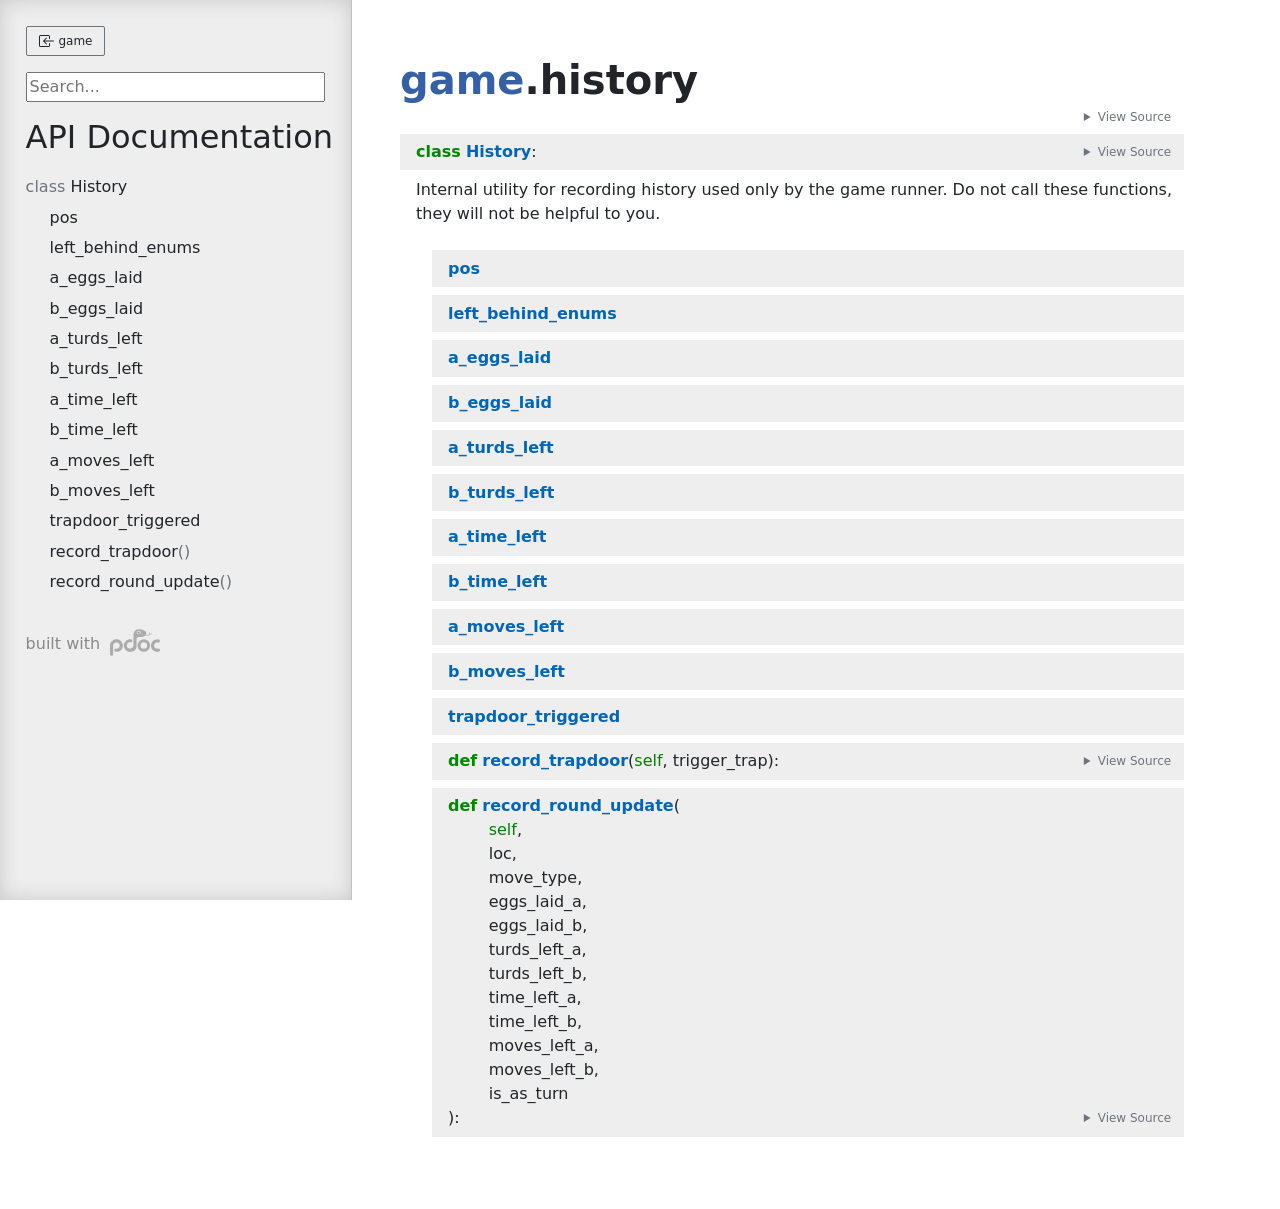
<file: 3600/docs/game/history.html>
<!doctype html>
<html lang="en">
<head>
    <meta charset="utf-8">
    <meta name="viewport" content="width=device-width, initial-scale=1">
    <meta name="generator" content="pdoc 16.0.0"/>
    <title>game.history API documentation</title>

    <style>/*! * Bootstrap Reboot v5.0.0 (https://getbootstrap.com/) * Copyright 2011-2021 The Bootstrap Authors * Copyright 2011-2021 Twitter, Inc. * Licensed under MIT (https://github.com/twbs/bootstrap/blob/main/LICENSE) * Forked from Normalize.css, licensed MIT (https://github.com/necolas/normalize.css/blob/master/LICENSE.md) */*,::after,::before{box-sizing:border-box}@media (prefers-reduced-motion:no-preference){:root{scroll-behavior:smooth}}body{margin:0;font-family:system-ui,-apple-system,"Segoe UI",Roboto,"Helvetica Neue",Arial,"Noto Sans","Liberation Sans",sans-serif,"Apple Color Emoji","Segoe UI Emoji","Segoe UI Symbol","Noto Color Emoji";font-size:1rem;font-weight:400;line-height:1.5;color:#212529;background-color:#fff;-webkit-text-size-adjust:100%;-webkit-tap-highlight-color:transparent}hr{margin:1rem 0;color:inherit;background-color:currentColor;border:0;opacity:.25}hr:not([size]){height:1px}h1,h2,h3,h4,h5,h6{margin-top:0;margin-bottom:.5rem;font-weight:500;line-height:1.2}h1{font-size:calc(1.375rem + 1.5vw)}@media (min-width:1200px){h1{font-size:2.5rem}}h2{font-size:calc(1.325rem + .9vw)}@media (min-width:1200px){h2{font-size:2rem}}h3{font-size:calc(1.3rem + .6vw)}@media (min-width:1200px){h3{font-size:1.75rem}}h4{font-size:calc(1.275rem + .3vw)}@media (min-width:1200px){h4{font-size:1.5rem}}h5{font-size:1.25rem}h6{font-size:1rem}p{margin-top:0;margin-bottom:1rem}abbr[data-bs-original-title],abbr[title]{-webkit-text-decoration:underline dotted;text-decoration:underline dotted;cursor:help;-webkit-text-decoration-skip-ink:none;text-decoration-skip-ink:none}address{margin-bottom:1rem;font-style:normal;line-height:inherit}ol,ul{padding-left:2rem}dl,ol,ul{margin-top:0;margin-bottom:1rem}ol ol,ol ul,ul ol,ul ul{margin-bottom:0}dt{font-weight:700}dd{margin-bottom:.5rem;margin-left:0}blockquote{margin:0 0 1rem}b,strong{font-weight:bolder}small{font-size:.875em}mark{padding:.2em;background-color:#fcf8e3}sub,sup{position:relative;font-size:.75em;line-height:0;vertical-align:baseline}sub{bottom:-.25em}sup{top:-.5em}a{color:#0d6efd;text-decoration:underline}a:hover{color:#0a58ca}a:not([href]):not([class]),a:not([href]):not([class]):hover{color:inherit;text-decoration:none}code,kbd,pre,samp{font-family:SFMono-Regular,Menlo,Monaco,Consolas,"Liberation Mono","Courier New",monospace;font-size:1em;direction:ltr;unicode-bidi:bidi-override}pre{display:block;margin-top:0;margin-bottom:1rem;overflow:auto;font-size:.875em}pre code{font-size:inherit;color:inherit;word-break:normal}code{font-size:.875em;color:#d63384;word-wrap:break-word}a>code{color:inherit}kbd{padding:.2rem .4rem;font-size:.875em;color:#fff;background-color:#212529;border-radius:.2rem}kbd kbd{padding:0;font-size:1em;font-weight:700}figure{margin:0 0 1rem}img,svg{vertical-align:middle}table{caption-side:bottom;border-collapse:collapse}caption{padding-top:.5rem;padding-bottom:.5rem;color:#6c757d;text-align:left}th{text-align:inherit;text-align:-webkit-match-parent}tbody,td,tfoot,th,thead,tr{border-color:inherit;border-style:solid;border-width:0}label{display:inline-block}button{border-radius:0}button:focus:not(:focus-visible){outline:0}button,input,optgroup,select,textarea{margin:0;font-family:inherit;font-size:inherit;line-height:inherit}button,select{text-transform:none}[role=button]{cursor:pointer}select{word-wrap:normal}select:disabled{opacity:1}[list]::-webkit-calendar-picker-indicator{display:none}[type=button],[type=reset],[type=submit],button{-webkit-appearance:button}[type=button]:not(:disabled),[type=reset]:not(:disabled),[type=submit]:not(:disabled),button:not(:disabled){cursor:pointer}::-moz-focus-inner{padding:0;border-style:none}textarea{resize:vertical}fieldset{min-width:0;padding:0;margin:0;border:0}legend{float:left;width:100%;padding:0;margin-bottom:.5rem;font-size:calc(1.275rem + .3vw);line-height:inherit}@media (min-width:1200px){legend{font-size:1.5rem}}legend+*{clear:left}::-webkit-datetime-edit-day-field,::-webkit-datetime-edit-fields-wrapper,::-webkit-datetime-edit-hour-field,::-webkit-datetime-edit-minute,::-webkit-datetime-edit-month-field,::-webkit-datetime-edit-text,::-webkit-datetime-edit-year-field{padding:0}::-webkit-inner-spin-button{height:auto}[type=search]{outline-offset:-2px;-webkit-appearance:textfield}::-webkit-search-decoration{-webkit-appearance:none}::-webkit-color-swatch-wrapper{padding:0}::file-selector-button{font:inherit}::-webkit-file-upload-button{font:inherit;-webkit-appearance:button}output{display:inline-block}iframe{border:0}summary{display:list-item;cursor:pointer}progress{vertical-align:baseline}[hidden]{display:none!important}</style>
    <style>/*! syntax-highlighting.css */pre{line-height:125%;}span.linenos{color:inherit; background-color:transparent; padding-left:5px; padding-right:20px;}.pdoc-code .hll{background-color:#ffffcc}.pdoc-code{background:#f8f8f8;}.pdoc-code .c{color:#3D7B7B; font-style:italic}.pdoc-code .err{border:1px solid #FF0000}.pdoc-code .k{color:#008000; font-weight:bold}.pdoc-code .o{color:#666666}.pdoc-code .ch{color:#3D7B7B; font-style:italic}.pdoc-code .cm{color:#3D7B7B; font-style:italic}.pdoc-code .cp{color:#9C6500}.pdoc-code .cpf{color:#3D7B7B; font-style:italic}.pdoc-code .c1{color:#3D7B7B; font-style:italic}.pdoc-code .cs{color:#3D7B7B; font-style:italic}.pdoc-code .gd{color:#A00000}.pdoc-code .ge{font-style:italic}.pdoc-code .gr{color:#E40000}.pdoc-code .gh{color:#000080; font-weight:bold}.pdoc-code .gi{color:#008400}.pdoc-code .go{color:#717171}.pdoc-code .gp{color:#000080; font-weight:bold}.pdoc-code .gs{font-weight:bold}.pdoc-code .gu{color:#800080; font-weight:bold}.pdoc-code .gt{color:#0044DD}.pdoc-code .kc{color:#008000; font-weight:bold}.pdoc-code .kd{color:#008000; font-weight:bold}.pdoc-code .kn{color:#008000; font-weight:bold}.pdoc-code .kp{color:#008000}.pdoc-code .kr{color:#008000; font-weight:bold}.pdoc-code .kt{color:#B00040}.pdoc-code .m{color:#666666}.pdoc-code .s{color:#BA2121}.pdoc-code .na{color:#687822}.pdoc-code .nb{color:#008000}.pdoc-code .nc{color:#0000FF; font-weight:bold}.pdoc-code .no{color:#880000}.pdoc-code .nd{color:#AA22FF}.pdoc-code .ni{color:#717171; font-weight:bold}.pdoc-code .ne{color:#CB3F38; font-weight:bold}.pdoc-code .nf{color:#0000FF}.pdoc-code .nl{color:#767600}.pdoc-code .nn{color:#0000FF; font-weight:bold}.pdoc-code .nt{color:#008000; font-weight:bold}.pdoc-code .nv{color:#19177C}.pdoc-code .ow{color:#AA22FF; font-weight:bold}.pdoc-code .w{color:#bbbbbb}.pdoc-code .mb{color:#666666}.pdoc-code .mf{color:#666666}.pdoc-code .mh{color:#666666}.pdoc-code .mi{color:#666666}.pdoc-code .mo{color:#666666}.pdoc-code .sa{color:#BA2121}.pdoc-code .sb{color:#BA2121}.pdoc-code .sc{color:#BA2121}.pdoc-code .dl{color:#BA2121}.pdoc-code .sd{color:#BA2121; font-style:italic}.pdoc-code .s2{color:#BA2121}.pdoc-code .se{color:#AA5D1F; font-weight:bold}.pdoc-code .sh{color:#BA2121}.pdoc-code .si{color:#A45A77; font-weight:bold}.pdoc-code .sx{color:#008000}.pdoc-code .sr{color:#A45A77}.pdoc-code .s1{color:#BA2121}.pdoc-code .ss{color:#19177C}.pdoc-code .bp{color:#008000}.pdoc-code .fm{color:#0000FF}.pdoc-code .vc{color:#19177C}.pdoc-code .vg{color:#19177C}.pdoc-code .vi{color:#19177C}.pdoc-code .vm{color:#19177C}.pdoc-code .il{color:#666666}</style>
    <style>/*! theme.css */:root{--pdoc-background:#fff;}.pdoc{--text:#212529;--muted:#6c757d;--link:#3660a5;--link-hover:#1659c5;--code:#f8f8f8;--active:#fff598;--accent:#eee;--accent2:#c1c1c1;--nav-hover:rgba(255, 255, 255, 0.5);--name:#0066BB;--def:#008800;--annotation:#007020;}</style>
    <style>/*! layout.css */html, body{width:100%;height:100%;}html, main{scroll-behavior:smooth;}body{background-color:var(--pdoc-background);}@media (max-width:769px){#navtoggle{cursor:pointer;position:absolute;width:50px;height:40px;top:1rem;right:1rem;border-color:var(--text);color:var(--text);display:flex;opacity:0.8;z-index:999;}#navtoggle:hover{opacity:1;}#togglestate + div{display:none;}#togglestate:checked + div{display:inherit;}main, header{padding:2rem 3vw;}header + main{margin-top:-3rem;}.git-button{display:none !important;}nav input[type="search"]{max-width:77%;}nav input[type="search"]:first-child{margin-top:-6px;}nav input[type="search"]:valid ~ *{display:none !important;}}@media (min-width:770px){:root{--sidebar-width:clamp(12.5rem, 28vw, 22rem);}nav{position:fixed;overflow:auto;height:100vh;width:var(--sidebar-width);}main, header{padding:3rem 2rem 3rem calc(var(--sidebar-width) + 3rem);width:calc(54rem + var(--sidebar-width));max-width:100%;}header + main{margin-top:-4rem;}#navtoggle{display:none;}}#togglestate{position:absolute;height:0;opacity:0;}nav.pdoc{--pad:clamp(0.5rem, 2vw, 1.75rem);--indent:1.5rem;background-color:var(--accent);border-right:1px solid var(--accent2);box-shadow:0 0 20px rgba(50, 50, 50, .2) inset;padding:0 0 0 var(--pad);overflow-wrap:anywhere;scrollbar-width:thin; scrollbar-color:var(--accent2) transparent; z-index:1}nav.pdoc::-webkit-scrollbar{width:.4rem; }nav.pdoc::-webkit-scrollbar-thumb{background-color:var(--accent2); }nav.pdoc > div{padding:var(--pad) 0;}nav.pdoc .module-list-button{display:inline-flex;align-items:center;color:var(--text);border-color:var(--muted);margin-bottom:1rem;}nav.pdoc .module-list-button:hover{border-color:var(--text);}nav.pdoc input[type=search]{display:block;outline-offset:0;width:calc(100% - var(--pad));}nav.pdoc .logo{max-width:calc(100% - var(--pad));max-height:35vh;display:block;margin:0 auto 1rem;transform:translate(calc(-.5 * var(--pad)), 0);}nav.pdoc ul{list-style:none;padding-left:0;}nav.pdoc > div > ul{margin-left:calc(0px - var(--pad));}nav.pdoc li a{padding:.2rem 0 .2rem calc(var(--pad) + var(--indent));}nav.pdoc > div > ul > li > a{padding-left:var(--pad);}nav.pdoc li{transition:all 100ms;}nav.pdoc li:hover{background-color:var(--nav-hover);}nav.pdoc a, nav.pdoc a:hover{color:var(--text);}nav.pdoc a{display:block;}nav.pdoc > h2:first-of-type{margin-top:1.5rem;}nav.pdoc .class:before{content:"class ";color:var(--muted);}nav.pdoc .function:after{content:"()";color:var(--muted);}nav.pdoc footer:before{content:"";display:block;width:calc(100% - var(--pad));border-top:solid var(--accent2) 1px;margin-top:1.5rem;padding-top:.5rem;}nav.pdoc footer{font-size:small;}</style>
    <style>/*! content.css */.pdoc{color:var(--text);box-sizing:border-box;line-height:1.5;background:none;}.pdoc .pdoc-button{cursor:pointer;display:inline-block;border:solid black 1px;border-radius:2px;font-size:.75rem;padding:calc(0.5em - 1px) 1em;transition:100ms all;}.pdoc .alert{padding:1rem 1rem 1rem calc(1.5rem + 24px);border:1px solid transparent;border-radius:.25rem;background-repeat:no-repeat;background-position:.75rem center;margin-bottom:1rem;}.pdoc .alert > em{display:none;}.pdoc .alert > *:last-child{margin-bottom:0;}.pdoc .alert.note{color:#084298;background-color:#cfe2ff;border-color:#b6d4fe;background-image:url("data:image/svg+xml,%3Csvg%20xmlns%3D%22http%3A//www.w3.org/2000/svg%22%20width%3D%2224%22%20height%3D%2224%22%20fill%3D%22%23084298%22%20viewBox%3D%220%200%2016%2016%22%3E%3Cpath%20d%3D%22M8%2016A8%208%200%201%200%208%200a8%208%200%200%200%200%2016zm.93-9.412-1%204.705c-.07.34.029.533.304.533.194%200%20.487-.07.686-.246l-.088.416c-.287.346-.92.598-1.465.598-.703%200-1.002-.422-.808-1.319l.738-3.468c.064-.293.006-.399-.287-.47l-.451-.081.082-.381%202.29-.287zM8%205.5a1%201%200%201%201%200-2%201%201%200%200%201%200%202z%22/%3E%3C/svg%3E");}.pdoc .alert.tip{color:#0a3622;background-color:#d1e7dd;border-color:#a3cfbb;background-image:url("data:image/svg+xml,%3Csvg%20xmlns%3D%22http%3A//www.w3.org/2000/svg%22%20width%3D%2224%22%20height%3D%2224%22%20fill%3D%22%230a3622%22%20viewBox%3D%220%200%2016%2016%22%3E%3Cpath%20d%3D%22M2%206a6%206%200%201%201%2010.174%204.31c-.203.196-.359.4-.453.619l-.762%201.769A.5.5%200%200%201%2010.5%2013a.5.5%200%200%201%200%201%20.5.5%200%200%201%200%201l-.224.447a1%201%200%200%201-.894.553H6.618a1%201%200%200%201-.894-.553L5.5%2015a.5.5%200%200%201%200-1%20.5.5%200%200%201%200-1%20.5.5%200%200%201-.46-.302l-.761-1.77a2%202%200%200%200-.453-.618A5.98%205.98%200%200%201%202%206m6-5a5%205%200%200%200-3.479%208.592c.263.254.514.564.676.941L5.83%2012h4.342l.632-1.467c.162-.377.413-.687.676-.941A5%205%200%200%200%208%201%22/%3E%3C/svg%3E");}.pdoc .alert.important{color:#055160;background-color:#cff4fc;border-color:#9eeaf9;background-image:url("data:image/svg+xml,%3Csvg%20xmlns%3D%22http%3A//www.w3.org/2000/svg%22%20width%3D%2224%22%20height%3D%2224%22%20fill%3D%22%23055160%22%20viewBox%3D%220%200%2016%2016%22%3E%3Cpath%20d%3D%22M2%200a2%202%200%200%200-2%202v12a2%202%200%200%200%202%202h12a2%202%200%200%200%202-2V2a2%202%200%200%200-2-2zm6%204c.535%200%20.954.462.9.995l-.35%203.507a.552.552%200%200%201-1.1%200L7.1%204.995A.905.905%200%200%201%208%204m.002%206a1%201%200%201%201%200%202%201%201%200%200%201%200-2%22/%3E%3C/svg%3E");}.pdoc .alert.warning{color:#664d03;background-color:#fff3cd;border-color:#ffecb5;background-image:url("data:image/svg+xml,%3Csvg%20xmlns%3D%22http%3A//www.w3.org/2000/svg%22%20width%3D%2224%22%20height%3D%2224%22%20fill%3D%22%23664d03%22%20viewBox%3D%220%200%2016%2016%22%3E%3Cpath%20d%3D%22M8.982%201.566a1.13%201.13%200%200%200-1.96%200L.165%2013.233c-.457.778.091%201.767.98%201.767h13.713c.889%200%201.438-.99.98-1.767L8.982%201.566zM8%205c.535%200%20.954.462.9.995l-.35%203.507a.552.552%200%200%201-1.1%200L7.1%205.995A.905.905%200%200%201%208%205zm.002%206a1%201%200%201%201%200%202%201%201%200%200%201%200-2z%22/%3E%3C/svg%3E");}.pdoc .alert.caution{color:#842029;background-color:#f8d7da;border-color:#f5c2c7;background-image:url("data:image/svg+xml,%3Csvg%20xmlns%3D%22http%3A//www.w3.org/2000/svg%22%20width%3D%2224%22%20height%3D%2224%22%20fill%3D%22%23842029%22%20viewBox%3D%220%200%2016%2016%22%3E%3Cpath%20d%3D%22M11.46.146A.5.5%200%200%200%2011.107%200H4.893a.5.5%200%200%200-.353.146L.146%204.54A.5.5%200%200%200%200%204.893v6.214a.5.5%200%200%200%20.146.353l4.394%204.394a.5.5%200%200%200%20.353.146h6.214a.5.5%200%200%200%20.353-.146l4.394-4.394a.5.5%200%200%200%20.146-.353V4.893a.5.5%200%200%200-.146-.353zM8%204c.535%200%20.954.462.9.995l-.35%203.507a.552.552%200%200%201-1.1%200L7.1%204.995A.905.905%200%200%201%208%204m.002%206a1%201%200%201%201%200%202%201%201%200%200%201%200-2%22/%3E%3C/svg%3E");}.pdoc .alert.danger{color:#842029;background-color:#f8d7da;border-color:#f5c2c7;background-image:url("data:image/svg+xml,%3Csvg%20xmlns%3D%22http%3A//www.w3.org/2000/svg%22%20width%3D%2224%22%20height%3D%2224%22%20fill%3D%22%23842029%22%20viewBox%3D%220%200%2016%2016%22%3E%3Cpath%20d%3D%22M5.52.359A.5.5%200%200%201%206%200h4a.5.5%200%200%201%20.474.658L8.694%206H12.5a.5.5%200%200%201%20.395.807l-7%209a.5.5%200%200%201-.873-.454L6.823%209.5H3.5a.5.5%200%200%201-.48-.641l2.5-8.5z%22/%3E%3C/svg%3E");}.pdoc .visually-hidden{position:absolute !important;width:1px !important;height:1px !important;padding:0 !important;margin:-1px !important;overflow:hidden !important;clip:rect(0, 0, 0, 0) !important;white-space:nowrap !important;border:0 !important;}.pdoc h1, .pdoc h2, .pdoc h3{font-weight:300;margin:.3em 0;padding:.2em 0;}.pdoc > section:not(.module-info) h1{font-size:1.5rem;font-weight:500;}.pdoc > section:not(.module-info) h2{font-size:1.4rem;font-weight:500;}.pdoc > section:not(.module-info) h3{font-size:1.3rem;font-weight:500;}.pdoc > section:not(.module-info) h4{font-size:1.2rem;}.pdoc > section:not(.module-info) h5{font-size:1.1rem;}.pdoc a{text-decoration:none;color:var(--link);}.pdoc a:hover{color:var(--link-hover);}.pdoc blockquote{margin-left:2rem;}.pdoc pre{border-top:1px solid var(--accent2);border-bottom:1px solid var(--accent2);margin-top:0;margin-bottom:1em;padding:.5rem 0 .5rem .5rem;overflow-x:auto;background-color:var(--code);}.pdoc code{color:var(--text);padding:.2em .4em;margin:0;font-size:85%;background-color:var(--accent);border-radius:6px;}.pdoc a > code{color:inherit;}.pdoc pre > code{display:inline-block;font-size:inherit;background:none;border:none;padding:0;}.pdoc > section:not(.module-info){margin-bottom:1.5rem;}.pdoc .modulename{margin-top:0;font-weight:bold;}.pdoc .modulename a{color:var(--link);transition:100ms all;}.pdoc .git-button{float:right;border:solid var(--link) 1px;}.pdoc .git-button:hover{background-color:var(--link);color:var(--pdoc-background);}.view-source-toggle-state,.view-source-toggle-state ~ .pdoc-code{display:none;}.view-source-toggle-state:checked ~ .pdoc-code{display:block;}.view-source-button{display:inline-block;float:right;font-size:.75rem;line-height:1.5rem;color:var(--muted);padding:0 .4rem 0 1.3rem;cursor:pointer;text-indent:-2px;}.view-source-button > span{visibility:hidden;}.module-info .view-source-button{float:none;display:flex;justify-content:flex-end;margin:-1.2rem .4rem -.2rem 0;}.view-source-button::before{position:absolute;content:"View Source";display:list-item;list-style-type:disclosure-closed;}.view-source-toggle-state:checked ~ .attr .view-source-button::before,.view-source-toggle-state:checked ~ .view-source-button::before{list-style-type:disclosure-open;}.pdoc .docstring{margin-bottom:1.5rem;}.pdoc section:not(.module-info) .docstring{margin-left:clamp(0rem, 5vw - 2rem, 1rem);}.pdoc .docstring .pdoc-code{margin-left:1em;margin-right:1em;}.pdoc h1:target,.pdoc h2:target,.pdoc h3:target,.pdoc h4:target,.pdoc h5:target,.pdoc h6:target,.pdoc .pdoc-code > pre > span:target{background-color:var(--active);box-shadow:-1rem 0 0 0 var(--active);}.pdoc .pdoc-code > pre > span:target{display:block;}.pdoc div:target > .attr,.pdoc section:target > .attr,.pdoc dd:target > a{background-color:var(--active);}.pdoc *{scroll-margin:2rem;}.pdoc .pdoc-code .linenos{user-select:none;}.pdoc .attr:hover{filter:contrast(0.95);}.pdoc section, .pdoc .classattr{position:relative;}.pdoc .headerlink{--width:clamp(1rem, 3vw, 2rem);position:absolute;top:0;left:calc(0rem - var(--width));transition:all 100ms ease-in-out;opacity:0;}.pdoc .headerlink::before{content:"#";display:block;text-align:center;width:var(--width);height:2.3rem;line-height:2.3rem;font-size:1.5rem;}.pdoc .attr:hover ~ .headerlink,.pdoc *:target > .headerlink,.pdoc .headerlink:hover{opacity:1;}.pdoc .attr{display:block;margin:.5rem 0 .5rem;padding:.4rem .4rem .4rem 1rem;background-color:var(--accent);overflow-x:auto;}.pdoc .classattr{margin-left:2rem;}.pdoc .decorator-deprecated{color:#842029;}.pdoc .decorator-deprecated ~ span{filter:grayscale(1) opacity(0.8);}.pdoc .name{color:var(--name);font-weight:bold;}.pdoc .def{color:var(--def);font-weight:bold;}.pdoc .signature{background-color:transparent;}.pdoc .param, .pdoc .return-annotation{white-space:pre;}.pdoc .signature.multiline .param{display:block;}.pdoc .signature.condensed .param{display:inline-block;}.pdoc .annotation{color:var(--annotation);}.pdoc .view-value-toggle-state,.pdoc .view-value-toggle-state ~ .default_value{display:none;}.pdoc .view-value-toggle-state:checked ~ .default_value{display:inherit;}.pdoc .view-value-button{font-size:.5rem;vertical-align:middle;border-style:dashed;margin-top:-0.1rem;}.pdoc .view-value-button:hover{background:white;}.pdoc .view-value-button::before{content:"show";text-align:center;width:2.2em;display:inline-block;}.pdoc .view-value-toggle-state:checked ~ .view-value-button::before{content:"hide";}.pdoc .inherited{margin-left:2rem;}.pdoc .inherited dt{font-weight:700;}.pdoc .inherited dt, .pdoc .inherited dd{display:inline;margin-left:0;margin-bottom:.5rem;}.pdoc .inherited dd:not(:last-child):after{content:", ";}.pdoc .inherited .class:before{content:"class ";}.pdoc .inherited .function a:after{content:"()";}.pdoc .search-result .docstring{overflow:auto;max-height:25vh;}.pdoc .search-result.focused > .attr{background-color:var(--active);}.pdoc .attribution{margin-top:2rem;display:block;opacity:0.5;transition:all 200ms;filter:grayscale(100%);}.pdoc .attribution:hover{opacity:1;filter:grayscale(0%);}.pdoc .attribution img{margin-left:5px;height:27px;vertical-align:bottom;width:50px;transition:all 200ms;}.pdoc table{display:block;width:max-content;max-width:100%;overflow:auto;margin-bottom:1rem;}.pdoc table th{font-weight:600;}.pdoc table th, .pdoc table td{padding:6px 13px;border:1px solid var(--accent2);}</style>
    <style>/*! custom.css */</style></head>
<body>
    <nav class="pdoc">
        <label id="navtoggle" for="togglestate" class="pdoc-button"><svg xmlns='http://www.w3.org/2000/svg' viewBox='0 0 30 30'><path stroke-linecap='round' stroke="currentColor" stroke-miterlimit='10' stroke-width='2' d='M4 7h22M4 15h22M4 23h22'/></svg></label>
        <input id="togglestate" type="checkbox" aria-hidden="true" tabindex="-1">
        <div>            <a class="pdoc-button module-list-button" href="../game.html">
<svg xmlns="http://www.w3.org/2000/svg" width="16" height="16" fill="currentColor" class="bi bi-box-arrow-in-left" viewBox="0 0 16 16">
  <path fill-rule="evenodd" d="M10 3.5a.5.5 0 0 0-.5-.5h-8a.5.5 0 0 0-.5.5v9a.5.5 0 0 0 .5.5h8a.5.5 0 0 0 .5-.5v-2a.5.5 0 0 1 1 0v2A1.5 1.5 0 0 1 9.5 14h-8A1.5 1.5 0 0 1 0 12.5v-9A1.5 1.5 0 0 1 1.5 2h8A1.5 1.5 0 0 1 11 3.5v2a.5.5 0 0 1-1 0v-2z"/>
  <path fill-rule="evenodd" d="M4.146 8.354a.5.5 0 0 1 0-.708l3-3a.5.5 0 1 1 .708.708L5.707 7.5H14.5a.5.5 0 0 1 0 1H5.707l2.147 2.146a.5.5 0 0 1-.708.708l-3-3z"/>
</svg>                &nbsp;game</a>


            <input type="search" placeholder="Search..." role="searchbox" aria-label="search"
                   pattern=".+" required>



            <h2>API Documentation</h2>
                <ul class="memberlist">
            <li>
                    <a class="class" href="#History">History</a>
                            <ul class="memberlist">
                        <li>
                                <a class="variable" href="#History.pos">pos</a>
                        </li>
                        <li>
                                <a class="variable" href="#History.left_behind_enums">left_behind_enums</a>
                        </li>
                        <li>
                                <a class="variable" href="#History.a_eggs_laid">a_eggs_laid</a>
                        </li>
                        <li>
                                <a class="variable" href="#History.b_eggs_laid">b_eggs_laid</a>
                        </li>
                        <li>
                                <a class="variable" href="#History.a_turds_left">a_turds_left</a>
                        </li>
                        <li>
                                <a class="variable" href="#History.b_turds_left">b_turds_left</a>
                        </li>
                        <li>
                                <a class="variable" href="#History.a_time_left">a_time_left</a>
                        </li>
                        <li>
                                <a class="variable" href="#History.b_time_left">b_time_left</a>
                        </li>
                        <li>
                                <a class="variable" href="#History.a_moves_left">a_moves_left</a>
                        </li>
                        <li>
                                <a class="variable" href="#History.b_moves_left">b_moves_left</a>
                        </li>
                        <li>
                                <a class="variable" href="#History.trapdoor_triggered">trapdoor_triggered</a>
                        </li>
                        <li>
                                <a class="function" href="#History.record_trapdoor">record_trapdoor</a>
                        </li>
                        <li>
                                <a class="function" href="#History.record_round_update">record_round_update</a>
                        </li>
                </ul>

            </li>
    </ul>



        <a class="attribution" title="pdoc: Python API documentation generator" href="https://pdoc.dev" target="_blank">
            built with <span class="visually-hidden">pdoc</span><img
                alt="pdoc logo"
                src="data:image/svg+xml,%3Csvg%20xmlns%3D%22http%3A//www.w3.org/2000/svg%22%20role%3D%22img%22%20aria-label%3D%22pdoc%20logo%22%20width%3D%22300%22%20height%3D%22160%22%20viewBox%3D%220%200%20150%2080%22%3E%3Ctitle%3Epdoc%3C/title%3E%3Cpath%20d%3D%22M132.316%2048.886c.276-4.679%202.342-6.698%204.409-7.982s4.27-1.165%206.751-1.055c1.586.07%203.044.156%204.222-.482%201.142-.619%202.026-1.932%202.162-3.739.268-3.576-1.929-5.368-5.006-5.551s-7.599.524-10.517%201.606c-4.455%201.652-8.588%206.606-9.552%208.992s-2.342%206.193-1.745%2010.873%202.664%209.221%205.878%2011.79%205.878%203.808%2010.103%204.312%203.444.229%206.062.229%205.006-2.202%204.914-4.909-2.296-5.001-4.501-4.863-3.077.505-5.281.229-7.715-2.064-7.899-9.451z%22%20fill%3D%22%23198754%22/%3E%3Ccircle%20cx%3D%22101.504%22%20cy%3D%2248.943%22%20r%3D%2214.208%22%20fill%3D%22none%22%20stroke%3D%22%23198754%22%20stroke-width%3D%229.354%22/%3E%3Cpath%20d%3D%22M87.81.002c-3.637.065-5.001.454-7.014%201.232s-3.443%201.363-6.3%204.282c-1.723%201.76-3.148%205.019-3.776%207.329-.413%201.521-.316%202.63-.316%202.63l-.195%2034.612c.065%205.774-6.755%208.305-9.612%208.37s-9.678-1.038-9.743-9.408%207.128-9.521%208.362-9.521c1.413-.13%202.526-.021%203.718-.016%202.071.009%204.157-.778%204.092-4.671s-4.157-4.736-4.157-4.736c-6.3-.843-11.43%202.206-11.43%202.206S40.917%2038.15%2041.372%2049.634%2051.568%2068.19%2061.311%2068.125s18.316-7.007%2018.445-17.193l.13-22.772c.046-2.291%202.683-3.644%204.476-4.203.745-.232%201.694-.274%201.694-.274l10.457-.13s4.871-.324%207.729-3.114%204.352-6.294%204.352-6.294.974-3.049.13-4.606-.195-1.233-2.792-3.309-8.573-4.477-8.573-4.477S91.447-.063%2087.81.002zM0%2047.169l.065%2028.417S0%2080.127%204.481%2079.997s5.072-3.866%205.049-4.152l-.113-28.482s1.624-7.656%209.937-7.721%2010.002%206.942%2010.002%208.499-.909%2010.51-9.093%2010.51c-.948%200-2.99-.567-4.145-.272-3.919%201-3.194%204.554-3.194%204.554s.065%205.061%207.404%204.996%2018.575-6.034%2018.575-19.074S26.953%2030.04%2019.549%2029.91%201.234%2035.296%200%2047.169z%22%20fill%3D%22%23198754%22/%3E%3Cg%20transform%3D%22matrix%28.325601%200%200%20.325256%20-10.32669%20-45.802786%29%22%3E%3Ccircle%20cx%3D%22297.554%22%20cy%3D%22172.286%22%20r%3D%2216.5%22%20fill%3D%22%23fff%22/%3E%3Cellipse%20cx%3D%22297.709%22%20cy%3D%22172.642%22%20rx%3D%2211.071%22%20ry%3D%2210.871%22%20fill%3D%22%23105a48%22/%3E%3Ccircle%20cx%3D%22304.104%22%20cy%3D%22167.667%22%20r%3D%224.5%22%20fill%3D%22%23fff%22/%3E%3C/g%3E%3Cpath%20d%3D%22M94.661%2017.032l.893-1.476s.99.714%201.916.925%201.575.114%202.955.114l14.565-.162c1.283-.032%203.085-.762%203.02-3.293s-.373-3.503-.373-3.503l1.283-.487s.52.503.877%201.573.309%201.995.292%202.66-.227%201.541-.227%201.541%201.564-.308%202.359-1.038.823-.779%201.489-1.508.812-.86.812-.86.552-.13.877.26.341.957.065%201.46-1.672%202.206-3.247%203.066-2.76%201.427-3.929%201.768-3.848.73-7.063.714l-10.944-.114s-2.143-.081-3.02-.373-2.241-.973-2.598-1.265z%22%20fill%3D%22%23d36d49%22/%3E%3Cg%20fill%3D%22%23105a48%22%3E%3Cellipse%20cx%3D%2293.052%22%20cy%3D%2243.567%22%20rx%3D%22.869%22%20ry%3D%221.014%22%20transform%3D%22rotate%28341.022%29%22/%3E%3Cellipse%20cx%3D%22104.3%22%20cy%3D%22-16.184%22%20rx%3D%22.865%22%20ry%3D%221.009%22%20transform%3D%22rotate%2814.786%29%22/%3E%3C/g%3E%3C/svg%3E"/>
        </a>
</div>
    </nav>
    <main class="pdoc">
            <section class="module-info">
                    <h1 class="modulename">
<a href="./../game.html">game</a><wbr>.history    </h1>

                
                        <input id="mod-history-view-source" class="view-source-toggle-state" type="checkbox" aria-hidden="true" tabindex="-1">

                        <label class="view-source-button" for="mod-history-view-source"><span>View Source</span></label>

                        <div class="pdoc-code codehilite"><pre><span></span><span id="L-1"><a href="#L-1"><span class="linenos"> 1</span></a><span class="kn">import</span><span class="w"> </span><span class="nn">numpy</span><span class="w"> </span><span class="k">as</span><span class="w"> </span><span class="nn">np</span>
</span><span id="L-2"><a href="#L-2"><span class="linenos"> 2</span></a><span class="k">class</span><span class="w"> </span><span class="nc">History</span><span class="p">:</span>
</span><span id="L-3"><a href="#L-3"><span class="linenos"> 3</span></a><span class="w">    </span><span class="sd">&quot;&quot;&quot;</span>
</span><span id="L-4"><a href="#L-4"><span class="linenos"> 4</span></a><span class="sd">    Internal utility for recording history used only by the game runner. </span>
</span><span id="L-5"><a href="#L-5"><span class="linenos"> 5</span></a><span class="sd">    Do not call these functions, they will not be helpful to you.</span>
</span><span id="L-6"><a href="#L-6"><span class="linenos"> 6</span></a><span class="sd">    &quot;&quot;&quot;</span>
</span><span id="L-7"><a href="#L-7"><span class="linenos"> 7</span></a>    <span class="k">def</span><span class="w"> </span><span class="fm">__init__</span><span class="p">(</span><span class="bp">self</span><span class="p">):</span>
</span><span id="L-8"><a href="#L-8"><span class="linenos"> 8</span></a>        <span class="bp">self</span><span class="o">.</span><span class="n">pos</span><span class="o">=</span><span class="p">[]</span>
</span><span id="L-9"><a href="#L-9"><span class="linenos"> 9</span></a>        <span class="bp">self</span><span class="o">.</span><span class="n">left_behind_enums</span><span class="o">=</span><span class="p">[]</span>
</span><span id="L-10"><a href="#L-10"><span class="linenos">10</span></a>        <span class="bp">self</span><span class="o">.</span><span class="n">a_eggs_laid</span><span class="o">=</span><span class="p">[]</span>
</span><span id="L-11"><a href="#L-11"><span class="linenos">11</span></a>        <span class="bp">self</span><span class="o">.</span><span class="n">b_eggs_laid</span><span class="o">=</span><span class="p">[]</span>
</span><span id="L-12"><a href="#L-12"><span class="linenos">12</span></a>        <span class="bp">self</span><span class="o">.</span><span class="n">a_turds_left</span><span class="o">=</span><span class="p">[]</span>
</span><span id="L-13"><a href="#L-13"><span class="linenos">13</span></a>        <span class="bp">self</span><span class="o">.</span><span class="n">b_turds_left</span><span class="o">=</span><span class="p">[]</span>
</span><span id="L-14"><a href="#L-14"><span class="linenos">14</span></a>        <span class="bp">self</span><span class="o">.</span><span class="n">a_time_left</span><span class="o">=</span><span class="p">[]</span>
</span><span id="L-15"><a href="#L-15"><span class="linenos">15</span></a>        <span class="bp">self</span><span class="o">.</span><span class="n">b_time_left</span><span class="o">=</span><span class="p">[]</span>
</span><span id="L-16"><a href="#L-16"><span class="linenos">16</span></a>        <span class="bp">self</span><span class="o">.</span><span class="n">a_moves_left</span><span class="o">=</span><span class="p">[]</span>
</span><span id="L-17"><a href="#L-17"><span class="linenos">17</span></a>        <span class="bp">self</span><span class="o">.</span><span class="n">b_moves_left</span><span class="o">=</span><span class="p">[]</span>
</span><span id="L-18"><a href="#L-18"><span class="linenos">18</span></a>        <span class="bp">self</span><span class="o">.</span><span class="n">trapdoor_triggered</span><span class="o">=</span><span class="p">[]</span>
</span><span id="L-19"><a href="#L-19"><span class="linenos">19</span></a>
</span><span id="L-20"><a href="#L-20"><span class="linenos">20</span></a>    <span class="k">def</span><span class="w"> </span><span class="nf">record_trapdoor</span><span class="p">(</span><span class="bp">self</span><span class="p">,</span> <span class="n">trigger_trap</span><span class="p">):</span>
</span><span id="L-21"><a href="#L-21"><span class="linenos">21</span></a>        <span class="bp">self</span><span class="o">.</span><span class="n">trapdoor_triggered</span><span class="o">.</span><span class="n">append</span><span class="p">(</span><span class="nb">int</span><span class="p">(</span><span class="n">trigger_trap</span><span class="p">))</span>
</span><span id="L-22"><a href="#L-22"><span class="linenos">22</span></a>
</span><span id="L-23"><a href="#L-23"><span class="linenos">23</span></a>
</span><span id="L-24"><a href="#L-24"><span class="linenos">24</span></a>    <span class="k">def</span><span class="w"> </span><span class="nf">record_round_update</span><span class="p">(</span>
</span><span id="L-25"><a href="#L-25"><span class="linenos">25</span></a>            <span class="bp">self</span><span class="p">,</span> <span class="n">loc</span><span class="p">,</span> <span class="n">move_type</span><span class="p">,</span> <span class="n">eggs_laid_a</span><span class="p">,</span> <span class="n">eggs_laid_b</span><span class="p">,</span> 
</span><span id="L-26"><a href="#L-26"><span class="linenos">26</span></a>            <span class="n">turds_left_a</span><span class="p">,</span> <span class="n">turds_left_b</span><span class="p">,</span> <span class="n">time_left_a</span><span class="p">,</span> <span class="n">time_left_b</span><span class="p">,</span>
</span><span id="L-27"><a href="#L-27"><span class="linenos">27</span></a>            <span class="n">moves_left_a</span><span class="p">,</span> <span class="n">moves_left_b</span><span class="p">,</span> <span class="n">is_as_turn</span><span class="p">):</span>
</span><span id="L-28"><a href="#L-28"><span class="linenos">28</span></a>        <span class="bp">self</span><span class="o">.</span><span class="n">pos</span><span class="o">.</span><span class="n">append</span><span class="p">(</span><span class="n">loc</span><span class="p">)</span>
</span><span id="L-29"><a href="#L-29"><span class="linenos">29</span></a>        <span class="k">if</span><span class="p">(</span><span class="n">is_as_turn</span><span class="p">):</span>
</span><span id="L-30"><a href="#L-30"><span class="linenos">30</span></a>            <span class="bp">self</span><span class="o">.</span><span class="n">left_behind_enums</span><span class="o">.</span><span class="n">append</span><span class="p">(</span><span class="nb">int</span><span class="p">(</span><span class="n">move_type</span><span class="p">))</span>
</span><span id="L-31"><a href="#L-31"><span class="linenos">31</span></a>            <span class="bp">self</span><span class="o">.</span><span class="n">a_eggs_laid</span><span class="o">.</span><span class="n">append</span><span class="p">(</span><span class="n">eggs_laid_a</span><span class="p">)</span>
</span><span id="L-32"><a href="#L-32"><span class="linenos">32</span></a>            <span class="bp">self</span><span class="o">.</span><span class="n">b_eggs_laid</span><span class="o">.</span><span class="n">append</span><span class="p">(</span><span class="n">eggs_laid_b</span><span class="p">)</span>
</span><span id="L-33"><a href="#L-33"><span class="linenos">33</span></a>            <span class="bp">self</span><span class="o">.</span><span class="n">a_turds_left</span><span class="o">.</span><span class="n">append</span><span class="p">(</span><span class="n">turds_left_a</span><span class="p">)</span>
</span><span id="L-34"><a href="#L-34"><span class="linenos">34</span></a>            <span class="bp">self</span><span class="o">.</span><span class="n">b_turds_left</span><span class="o">.</span><span class="n">append</span><span class="p">(</span><span class="n">turds_left_b</span><span class="p">)</span>
</span><span id="L-35"><a href="#L-35"><span class="linenos">35</span></a>            <span class="bp">self</span><span class="o">.</span><span class="n">a_time_left</span><span class="o">.</span><span class="n">append</span><span class="p">(</span><span class="n">time_left_a</span><span class="p">)</span>
</span><span id="L-36"><a href="#L-36"><span class="linenos">36</span></a>            <span class="bp">self</span><span class="o">.</span><span class="n">b_time_left</span><span class="o">.</span><span class="n">append</span><span class="p">(</span><span class="n">time_left_b</span><span class="p">)</span>
</span><span id="L-37"><a href="#L-37"><span class="linenos">37</span></a>            <span class="bp">self</span><span class="o">.</span><span class="n">a_moves_left</span><span class="o">.</span><span class="n">append</span><span class="p">(</span><span class="n">moves_left_a</span><span class="p">)</span>
</span><span id="L-38"><a href="#L-38"><span class="linenos">38</span></a>            <span class="bp">self</span><span class="o">.</span><span class="n">b_moves_left</span><span class="o">.</span><span class="n">append</span><span class="p">(</span><span class="n">moves_left_b</span><span class="p">)</span>
</span><span id="L-39"><a href="#L-39"><span class="linenos">39</span></a>        <span class="k">else</span><span class="p">:</span>
</span><span id="L-40"><a href="#L-40"><span class="linenos">40</span></a>            <span class="bp">self</span><span class="o">.</span><span class="n">left_behind_enums</span><span class="o">.</span><span class="n">append</span><span class="p">(</span><span class="nb">int</span><span class="p">(</span><span class="n">move_type</span><span class="p">))</span>
</span><span id="L-41"><a href="#L-41"><span class="linenos">41</span></a>            <span class="bp">self</span><span class="o">.</span><span class="n">a_eggs_laid</span><span class="o">.</span><span class="n">append</span><span class="p">(</span><span class="n">eggs_laid_b</span><span class="p">)</span>
</span><span id="L-42"><a href="#L-42"><span class="linenos">42</span></a>            <span class="bp">self</span><span class="o">.</span><span class="n">b_eggs_laid</span><span class="o">.</span><span class="n">append</span><span class="p">(</span><span class="n">eggs_laid_a</span><span class="p">)</span>
</span><span id="L-43"><a href="#L-43"><span class="linenos">43</span></a>            <span class="bp">self</span><span class="o">.</span><span class="n">a_turds_left</span><span class="o">.</span><span class="n">append</span><span class="p">(</span><span class="n">turds_left_b</span><span class="p">)</span>
</span><span id="L-44"><a href="#L-44"><span class="linenos">44</span></a>            <span class="bp">self</span><span class="o">.</span><span class="n">b_turds_left</span><span class="o">.</span><span class="n">append</span><span class="p">(</span><span class="n">turds_left_a</span><span class="p">)</span>
</span><span id="L-45"><a href="#L-45"><span class="linenos">45</span></a>            <span class="bp">self</span><span class="o">.</span><span class="n">a_time_left</span><span class="o">.</span><span class="n">append</span><span class="p">(</span><span class="n">time_left_b</span><span class="p">)</span>
</span><span id="L-46"><a href="#L-46"><span class="linenos">46</span></a>            <span class="bp">self</span><span class="o">.</span><span class="n">b_time_left</span><span class="o">.</span><span class="n">append</span><span class="p">(</span><span class="n">time_left_a</span><span class="p">)</span>
</span><span id="L-47"><a href="#L-47"><span class="linenos">47</span></a>            <span class="bp">self</span><span class="o">.</span><span class="n">a_moves_left</span><span class="o">.</span><span class="n">append</span><span class="p">(</span><span class="n">moves_left_b</span><span class="p">)</span>
</span><span id="L-48"><a href="#L-48"><span class="linenos">48</span></a>            <span class="bp">self</span><span class="o">.</span><span class="n">b_moves_left</span><span class="o">.</span><span class="n">append</span><span class="p">(</span><span class="n">moves_left_a</span><span class="p">)</span>
</span></pre></div>


            </section>
                <section id="History">
                            <input id="History-view-source" class="view-source-toggle-state" type="checkbox" aria-hidden="true" tabindex="-1">
<div class="attr class">
            
    <span class="def">class</span>
    <span class="name">History</span>:

                <label class="view-source-button" for="History-view-source"><span>View Source</span></label>

    </div>
    <a class="headerlink" href="#History"></a>
            <div class="pdoc-code codehilite"><pre><span></span><span id="History-4"><a href="#History-4"><span class="linenos"> 4</span></a><span class="k">class</span><span class="w"> </span><span class="nc">History</span><span class="p">:</span>
</span><span id="History-5"><a href="#History-5"><span class="linenos"> 5</span></a><span class="w">    </span><span class="sd">&quot;&quot;&quot;</span>
</span><span id="History-6"><a href="#History-6"><span class="linenos"> 6</span></a><span class="sd">    Internal utility for recording history used only by the game runner. </span>
</span><span id="History-7"><a href="#History-7"><span class="linenos"> 7</span></a><span class="sd">    Do not call these functions, they will not be helpful to you.</span>
</span><span id="History-8"><a href="#History-8"><span class="linenos"> 8</span></a><span class="sd">    &quot;&quot;&quot;</span>
</span><span id="History-9"><a href="#History-9"><span class="linenos"> 9</span></a>    <span class="k">def</span><span class="w"> </span><span class="fm">__init__</span><span class="p">(</span><span class="bp">self</span><span class="p">):</span>
</span><span id="History-10"><a href="#History-10"><span class="linenos">10</span></a>        <span class="bp">self</span><span class="o">.</span><span class="n">pos</span><span class="o">=</span><span class="p">[]</span>
</span><span id="History-11"><a href="#History-11"><span class="linenos">11</span></a>        <span class="bp">self</span><span class="o">.</span><span class="n">left_behind_enums</span><span class="o">=</span><span class="p">[]</span>
</span><span id="History-12"><a href="#History-12"><span class="linenos">12</span></a>        <span class="bp">self</span><span class="o">.</span><span class="n">a_eggs_laid</span><span class="o">=</span><span class="p">[]</span>
</span><span id="History-13"><a href="#History-13"><span class="linenos">13</span></a>        <span class="bp">self</span><span class="o">.</span><span class="n">b_eggs_laid</span><span class="o">=</span><span class="p">[]</span>
</span><span id="History-14"><a href="#History-14"><span class="linenos">14</span></a>        <span class="bp">self</span><span class="o">.</span><span class="n">a_turds_left</span><span class="o">=</span><span class="p">[]</span>
</span><span id="History-15"><a href="#History-15"><span class="linenos">15</span></a>        <span class="bp">self</span><span class="o">.</span><span class="n">b_turds_left</span><span class="o">=</span><span class="p">[]</span>
</span><span id="History-16"><a href="#History-16"><span class="linenos">16</span></a>        <span class="bp">self</span><span class="o">.</span><span class="n">a_time_left</span><span class="o">=</span><span class="p">[]</span>
</span><span id="History-17"><a href="#History-17"><span class="linenos">17</span></a>        <span class="bp">self</span><span class="o">.</span><span class="n">b_time_left</span><span class="o">=</span><span class="p">[]</span>
</span><span id="History-18"><a href="#History-18"><span class="linenos">18</span></a>        <span class="bp">self</span><span class="o">.</span><span class="n">a_moves_left</span><span class="o">=</span><span class="p">[]</span>
</span><span id="History-19"><a href="#History-19"><span class="linenos">19</span></a>        <span class="bp">self</span><span class="o">.</span><span class="n">b_moves_left</span><span class="o">=</span><span class="p">[]</span>
</span><span id="History-20"><a href="#History-20"><span class="linenos">20</span></a>        <span class="bp">self</span><span class="o">.</span><span class="n">trapdoor_triggered</span><span class="o">=</span><span class="p">[]</span>
</span><span id="History-21"><a href="#History-21"><span class="linenos">21</span></a>
</span><span id="History-22"><a href="#History-22"><span class="linenos">22</span></a>    <span class="k">def</span><span class="w"> </span><span class="nf">record_trapdoor</span><span class="p">(</span><span class="bp">self</span><span class="p">,</span> <span class="n">trigger_trap</span><span class="p">):</span>
</span><span id="History-23"><a href="#History-23"><span class="linenos">23</span></a>        <span class="bp">self</span><span class="o">.</span><span class="n">trapdoor_triggered</span><span class="o">.</span><span class="n">append</span><span class="p">(</span><span class="nb">int</span><span class="p">(</span><span class="n">trigger_trap</span><span class="p">))</span>
</span><span id="History-24"><a href="#History-24"><span class="linenos">24</span></a>
</span><span id="History-25"><a href="#History-25"><span class="linenos">25</span></a>
</span><span id="History-26"><a href="#History-26"><span class="linenos">26</span></a>    <span class="k">def</span><span class="w"> </span><span class="nf">record_round_update</span><span class="p">(</span>
</span><span id="History-27"><a href="#History-27"><span class="linenos">27</span></a>            <span class="bp">self</span><span class="p">,</span> <span class="n">loc</span><span class="p">,</span> <span class="n">move_type</span><span class="p">,</span> <span class="n">eggs_laid_a</span><span class="p">,</span> <span class="n">eggs_laid_b</span><span class="p">,</span> 
</span><span id="History-28"><a href="#History-28"><span class="linenos">28</span></a>            <span class="n">turds_left_a</span><span class="p">,</span> <span class="n">turds_left_b</span><span class="p">,</span> <span class="n">time_left_a</span><span class="p">,</span> <span class="n">time_left_b</span><span class="p">,</span>
</span><span id="History-29"><a href="#History-29"><span class="linenos">29</span></a>            <span class="n">moves_left_a</span><span class="p">,</span> <span class="n">moves_left_b</span><span class="p">,</span> <span class="n">is_as_turn</span><span class="p">):</span>
</span><span id="History-30"><a href="#History-30"><span class="linenos">30</span></a>        <span class="bp">self</span><span class="o">.</span><span class="n">pos</span><span class="o">.</span><span class="n">append</span><span class="p">(</span><span class="n">loc</span><span class="p">)</span>
</span><span id="History-31"><a href="#History-31"><span class="linenos">31</span></a>        <span class="k">if</span><span class="p">(</span><span class="n">is_as_turn</span><span class="p">):</span>
</span><span id="History-32"><a href="#History-32"><span class="linenos">32</span></a>            <span class="bp">self</span><span class="o">.</span><span class="n">left_behind_enums</span><span class="o">.</span><span class="n">append</span><span class="p">(</span><span class="nb">int</span><span class="p">(</span><span class="n">move_type</span><span class="p">))</span>
</span><span id="History-33"><a href="#History-33"><span class="linenos">33</span></a>            <span class="bp">self</span><span class="o">.</span><span class="n">a_eggs_laid</span><span class="o">.</span><span class="n">append</span><span class="p">(</span><span class="n">eggs_laid_a</span><span class="p">)</span>
</span><span id="History-34"><a href="#History-34"><span class="linenos">34</span></a>            <span class="bp">self</span><span class="o">.</span><span class="n">b_eggs_laid</span><span class="o">.</span><span class="n">append</span><span class="p">(</span><span class="n">eggs_laid_b</span><span class="p">)</span>
</span><span id="History-35"><a href="#History-35"><span class="linenos">35</span></a>            <span class="bp">self</span><span class="o">.</span><span class="n">a_turds_left</span><span class="o">.</span><span class="n">append</span><span class="p">(</span><span class="n">turds_left_a</span><span class="p">)</span>
</span><span id="History-36"><a href="#History-36"><span class="linenos">36</span></a>            <span class="bp">self</span><span class="o">.</span><span class="n">b_turds_left</span><span class="o">.</span><span class="n">append</span><span class="p">(</span><span class="n">turds_left_b</span><span class="p">)</span>
</span><span id="History-37"><a href="#History-37"><span class="linenos">37</span></a>            <span class="bp">self</span><span class="o">.</span><span class="n">a_time_left</span><span class="o">.</span><span class="n">append</span><span class="p">(</span><span class="n">time_left_a</span><span class="p">)</span>
</span><span id="History-38"><a href="#History-38"><span class="linenos">38</span></a>            <span class="bp">self</span><span class="o">.</span><span class="n">b_time_left</span><span class="o">.</span><span class="n">append</span><span class="p">(</span><span class="n">time_left_b</span><span class="p">)</span>
</span><span id="History-39"><a href="#History-39"><span class="linenos">39</span></a>            <span class="bp">self</span><span class="o">.</span><span class="n">a_moves_left</span><span class="o">.</span><span class="n">append</span><span class="p">(</span><span class="n">moves_left_a</span><span class="p">)</span>
</span><span id="History-40"><a href="#History-40"><span class="linenos">40</span></a>            <span class="bp">self</span><span class="o">.</span><span class="n">b_moves_left</span><span class="o">.</span><span class="n">append</span><span class="p">(</span><span class="n">moves_left_b</span><span class="p">)</span>
</span><span id="History-41"><a href="#History-41"><span class="linenos">41</span></a>        <span class="k">else</span><span class="p">:</span>
</span><span id="History-42"><a href="#History-42"><span class="linenos">42</span></a>            <span class="bp">self</span><span class="o">.</span><span class="n">left_behind_enums</span><span class="o">.</span><span class="n">append</span><span class="p">(</span><span class="nb">int</span><span class="p">(</span><span class="n">move_type</span><span class="p">))</span>
</span><span id="History-43"><a href="#History-43"><span class="linenos">43</span></a>            <span class="bp">self</span><span class="o">.</span><span class="n">a_eggs_laid</span><span class="o">.</span><span class="n">append</span><span class="p">(</span><span class="n">eggs_laid_b</span><span class="p">)</span>
</span><span id="History-44"><a href="#History-44"><span class="linenos">44</span></a>            <span class="bp">self</span><span class="o">.</span><span class="n">b_eggs_laid</span><span class="o">.</span><span class="n">append</span><span class="p">(</span><span class="n">eggs_laid_a</span><span class="p">)</span>
</span><span id="History-45"><a href="#History-45"><span class="linenos">45</span></a>            <span class="bp">self</span><span class="o">.</span><span class="n">a_turds_left</span><span class="o">.</span><span class="n">append</span><span class="p">(</span><span class="n">turds_left_b</span><span class="p">)</span>
</span><span id="History-46"><a href="#History-46"><span class="linenos">46</span></a>            <span class="bp">self</span><span class="o">.</span><span class="n">b_turds_left</span><span class="o">.</span><span class="n">append</span><span class="p">(</span><span class="n">turds_left_a</span><span class="p">)</span>
</span><span id="History-47"><a href="#History-47"><span class="linenos">47</span></a>            <span class="bp">self</span><span class="o">.</span><span class="n">a_time_left</span><span class="o">.</span><span class="n">append</span><span class="p">(</span><span class="n">time_left_b</span><span class="p">)</span>
</span><span id="History-48"><a href="#History-48"><span class="linenos">48</span></a>            <span class="bp">self</span><span class="o">.</span><span class="n">b_time_left</span><span class="o">.</span><span class="n">append</span><span class="p">(</span><span class="n">time_left_a</span><span class="p">)</span>
</span><span id="History-49"><a href="#History-49"><span class="linenos">49</span></a>            <span class="bp">self</span><span class="o">.</span><span class="n">a_moves_left</span><span class="o">.</span><span class="n">append</span><span class="p">(</span><span class="n">moves_left_b</span><span class="p">)</span>
</span><span id="History-50"><a href="#History-50"><span class="linenos">50</span></a>            <span class="bp">self</span><span class="o">.</span><span class="n">b_moves_left</span><span class="o">.</span><span class="n">append</span><span class="p">(</span><span class="n">moves_left_a</span><span class="p">)</span>
</span></pre></div>


            <div class="docstring"><p>Internal utility for recording history used only by the game runner. 
Do not call these functions, they will not be helpful to you.</p>
</div>


                            <div id="History.pos" class="classattr">
                                <div class="attr variable">
            <span class="name">pos</span>

        
    </div>
    <a class="headerlink" href="#History.pos"></a>
    
    

                            </div>
                            <div id="History.left_behind_enums" class="classattr">
                                <div class="attr variable">
            <span class="name">left_behind_enums</span>

        
    </div>
    <a class="headerlink" href="#History.left_behind_enums"></a>
    
    

                            </div>
                            <div id="History.a_eggs_laid" class="classattr">
                                <div class="attr variable">
            <span class="name">a_eggs_laid</span>

        
    </div>
    <a class="headerlink" href="#History.a_eggs_laid"></a>
    
    

                            </div>
                            <div id="History.b_eggs_laid" class="classattr">
                                <div class="attr variable">
            <span class="name">b_eggs_laid</span>

        
    </div>
    <a class="headerlink" href="#History.b_eggs_laid"></a>
    
    

                            </div>
                            <div id="History.a_turds_left" class="classattr">
                                <div class="attr variable">
            <span class="name">a_turds_left</span>

        
    </div>
    <a class="headerlink" href="#History.a_turds_left"></a>
    
    

                            </div>
                            <div id="History.b_turds_left" class="classattr">
                                <div class="attr variable">
            <span class="name">b_turds_left</span>

        
    </div>
    <a class="headerlink" href="#History.b_turds_left"></a>
    
    

                            </div>
                            <div id="History.a_time_left" class="classattr">
                                <div class="attr variable">
            <span class="name">a_time_left</span>

        
    </div>
    <a class="headerlink" href="#History.a_time_left"></a>
    
    

                            </div>
                            <div id="History.b_time_left" class="classattr">
                                <div class="attr variable">
            <span class="name">b_time_left</span>

        
    </div>
    <a class="headerlink" href="#History.b_time_left"></a>
    
    

                            </div>
                            <div id="History.a_moves_left" class="classattr">
                                <div class="attr variable">
            <span class="name">a_moves_left</span>

        
    </div>
    <a class="headerlink" href="#History.a_moves_left"></a>
    
    

                            </div>
                            <div id="History.b_moves_left" class="classattr">
                                <div class="attr variable">
            <span class="name">b_moves_left</span>

        
    </div>
    <a class="headerlink" href="#History.b_moves_left"></a>
    
    

                            </div>
                            <div id="History.trapdoor_triggered" class="classattr">
                                <div class="attr variable">
            <span class="name">trapdoor_triggered</span>

        
    </div>
    <a class="headerlink" href="#History.trapdoor_triggered"></a>
    
    

                            </div>
                            <div id="History.record_trapdoor" class="classattr">
                                        <input id="History.record_trapdoor-view-source" class="view-source-toggle-state" type="checkbox" aria-hidden="true" tabindex="-1">
<div class="attr function">
            
        <span class="def">def</span>
        <span class="name">record_trapdoor</span><span class="signature pdoc-code condensed">(<span class="param"><span class="bp">self</span>, </span><span class="param"><span class="n">trigger_trap</span></span><span class="return-annotation">):</span></span>

                <label class="view-source-button" for="History.record_trapdoor-view-source"><span>View Source</span></label>

    </div>
    <a class="headerlink" href="#History.record_trapdoor"></a>
            <div class="pdoc-code codehilite"><pre><span></span><span id="History.record_trapdoor-22"><a href="#History.record_trapdoor-22"><span class="linenos">22</span></a>    <span class="k">def</span><span class="w"> </span><span class="nf">record_trapdoor</span><span class="p">(</span><span class="bp">self</span><span class="p">,</span> <span class="n">trigger_trap</span><span class="p">):</span>
</span><span id="History.record_trapdoor-23"><a href="#History.record_trapdoor-23"><span class="linenos">23</span></a>        <span class="bp">self</span><span class="o">.</span><span class="n">trapdoor_triggered</span><span class="o">.</span><span class="n">append</span><span class="p">(</span><span class="nb">int</span><span class="p">(</span><span class="n">trigger_trap</span><span class="p">))</span>
</span></pre></div>


    

                            </div>
                            <div id="History.record_round_update" class="classattr">
                                        <input id="History.record_round_update-view-source" class="view-source-toggle-state" type="checkbox" aria-hidden="true" tabindex="-1">
<div class="attr function">
            
        <span class="def">def</span>
        <span class="name">record_round_update</span><span class="signature pdoc-code multiline">(<span class="param">	<span class="bp">self</span>,</span><span class="param">	<span class="n">loc</span>,</span><span class="param">	<span class="n">move_type</span>,</span><span class="param">	<span class="n">eggs_laid_a</span>,</span><span class="param">	<span class="n">eggs_laid_b</span>,</span><span class="param">	<span class="n">turds_left_a</span>,</span><span class="param">	<span class="n">turds_left_b</span>,</span><span class="param">	<span class="n">time_left_a</span>,</span><span class="param">	<span class="n">time_left_b</span>,</span><span class="param">	<span class="n">moves_left_a</span>,</span><span class="param">	<span class="n">moves_left_b</span>,</span><span class="param">	<span class="n">is_as_turn</span></span><span class="return-annotation">):</span></span>

                <label class="view-source-button" for="History.record_round_update-view-source"><span>View Source</span></label>

    </div>
    <a class="headerlink" href="#History.record_round_update"></a>
            <div class="pdoc-code codehilite"><pre><span></span><span id="History.record_round_update-26"><a href="#History.record_round_update-26"><span class="linenos">26</span></a>    <span class="k">def</span><span class="w"> </span><span class="nf">record_round_update</span><span class="p">(</span>
</span><span id="History.record_round_update-27"><a href="#History.record_round_update-27"><span class="linenos">27</span></a>            <span class="bp">self</span><span class="p">,</span> <span class="n">loc</span><span class="p">,</span> <span class="n">move_type</span><span class="p">,</span> <span class="n">eggs_laid_a</span><span class="p">,</span> <span class="n">eggs_laid_b</span><span class="p">,</span> 
</span><span id="History.record_round_update-28"><a href="#History.record_round_update-28"><span class="linenos">28</span></a>            <span class="n">turds_left_a</span><span class="p">,</span> <span class="n">turds_left_b</span><span class="p">,</span> <span class="n">time_left_a</span><span class="p">,</span> <span class="n">time_left_b</span><span class="p">,</span>
</span><span id="History.record_round_update-29"><a href="#History.record_round_update-29"><span class="linenos">29</span></a>            <span class="n">moves_left_a</span><span class="p">,</span> <span class="n">moves_left_b</span><span class="p">,</span> <span class="n">is_as_turn</span><span class="p">):</span>
</span><span id="History.record_round_update-30"><a href="#History.record_round_update-30"><span class="linenos">30</span></a>        <span class="bp">self</span><span class="o">.</span><span class="n">pos</span><span class="o">.</span><span class="n">append</span><span class="p">(</span><span class="n">loc</span><span class="p">)</span>
</span><span id="History.record_round_update-31"><a href="#History.record_round_update-31"><span class="linenos">31</span></a>        <span class="k">if</span><span class="p">(</span><span class="n">is_as_turn</span><span class="p">):</span>
</span><span id="History.record_round_update-32"><a href="#History.record_round_update-32"><span class="linenos">32</span></a>            <span class="bp">self</span><span class="o">.</span><span class="n">left_behind_enums</span><span class="o">.</span><span class="n">append</span><span class="p">(</span><span class="nb">int</span><span class="p">(</span><span class="n">move_type</span><span class="p">))</span>
</span><span id="History.record_round_update-33"><a href="#History.record_round_update-33"><span class="linenos">33</span></a>            <span class="bp">self</span><span class="o">.</span><span class="n">a_eggs_laid</span><span class="o">.</span><span class="n">append</span><span class="p">(</span><span class="n">eggs_laid_a</span><span class="p">)</span>
</span><span id="History.record_round_update-34"><a href="#History.record_round_update-34"><span class="linenos">34</span></a>            <span class="bp">self</span><span class="o">.</span><span class="n">b_eggs_laid</span><span class="o">.</span><span class="n">append</span><span class="p">(</span><span class="n">eggs_laid_b</span><span class="p">)</span>
</span><span id="History.record_round_update-35"><a href="#History.record_round_update-35"><span class="linenos">35</span></a>            <span class="bp">self</span><span class="o">.</span><span class="n">a_turds_left</span><span class="o">.</span><span class="n">append</span><span class="p">(</span><span class="n">turds_left_a</span><span class="p">)</span>
</span><span id="History.record_round_update-36"><a href="#History.record_round_update-36"><span class="linenos">36</span></a>            <span class="bp">self</span><span class="o">.</span><span class="n">b_turds_left</span><span class="o">.</span><span class="n">append</span><span class="p">(</span><span class="n">turds_left_b</span><span class="p">)</span>
</span><span id="History.record_round_update-37"><a href="#History.record_round_update-37"><span class="linenos">37</span></a>            <span class="bp">self</span><span class="o">.</span><span class="n">a_time_left</span><span class="o">.</span><span class="n">append</span><span class="p">(</span><span class="n">time_left_a</span><span class="p">)</span>
</span><span id="History.record_round_update-38"><a href="#History.record_round_update-38"><span class="linenos">38</span></a>            <span class="bp">self</span><span class="o">.</span><span class="n">b_time_left</span><span class="o">.</span><span class="n">append</span><span class="p">(</span><span class="n">time_left_b</span><span class="p">)</span>
</span><span id="History.record_round_update-39"><a href="#History.record_round_update-39"><span class="linenos">39</span></a>            <span class="bp">self</span><span class="o">.</span><span class="n">a_moves_left</span><span class="o">.</span><span class="n">append</span><span class="p">(</span><span class="n">moves_left_a</span><span class="p">)</span>
</span><span id="History.record_round_update-40"><a href="#History.record_round_update-40"><span class="linenos">40</span></a>            <span class="bp">self</span><span class="o">.</span><span class="n">b_moves_left</span><span class="o">.</span><span class="n">append</span><span class="p">(</span><span class="n">moves_left_b</span><span class="p">)</span>
</span><span id="History.record_round_update-41"><a href="#History.record_round_update-41"><span class="linenos">41</span></a>        <span class="k">else</span><span class="p">:</span>
</span><span id="History.record_round_update-42"><a href="#History.record_round_update-42"><span class="linenos">42</span></a>            <span class="bp">self</span><span class="o">.</span><span class="n">left_behind_enums</span><span class="o">.</span><span class="n">append</span><span class="p">(</span><span class="nb">int</span><span class="p">(</span><span class="n">move_type</span><span class="p">))</span>
</span><span id="History.record_round_update-43"><a href="#History.record_round_update-43"><span class="linenos">43</span></a>            <span class="bp">self</span><span class="o">.</span><span class="n">a_eggs_laid</span><span class="o">.</span><span class="n">append</span><span class="p">(</span><span class="n">eggs_laid_b</span><span class="p">)</span>
</span><span id="History.record_round_update-44"><a href="#History.record_round_update-44"><span class="linenos">44</span></a>            <span class="bp">self</span><span class="o">.</span><span class="n">b_eggs_laid</span><span class="o">.</span><span class="n">append</span><span class="p">(</span><span class="n">eggs_laid_a</span><span class="p">)</span>
</span><span id="History.record_round_update-45"><a href="#History.record_round_update-45"><span class="linenos">45</span></a>            <span class="bp">self</span><span class="o">.</span><span class="n">a_turds_left</span><span class="o">.</span><span class="n">append</span><span class="p">(</span><span class="n">turds_left_b</span><span class="p">)</span>
</span><span id="History.record_round_update-46"><a href="#History.record_round_update-46"><span class="linenos">46</span></a>            <span class="bp">self</span><span class="o">.</span><span class="n">b_turds_left</span><span class="o">.</span><span class="n">append</span><span class="p">(</span><span class="n">turds_left_a</span><span class="p">)</span>
</span><span id="History.record_round_update-47"><a href="#History.record_round_update-47"><span class="linenos">47</span></a>            <span class="bp">self</span><span class="o">.</span><span class="n">a_time_left</span><span class="o">.</span><span class="n">append</span><span class="p">(</span><span class="n">time_left_b</span><span class="p">)</span>
</span><span id="History.record_round_update-48"><a href="#History.record_round_update-48"><span class="linenos">48</span></a>            <span class="bp">self</span><span class="o">.</span><span class="n">b_time_left</span><span class="o">.</span><span class="n">append</span><span class="p">(</span><span class="n">time_left_a</span><span class="p">)</span>
</span><span id="History.record_round_update-49"><a href="#History.record_round_update-49"><span class="linenos">49</span></a>            <span class="bp">self</span><span class="o">.</span><span class="n">a_moves_left</span><span class="o">.</span><span class="n">append</span><span class="p">(</span><span class="n">moves_left_b</span><span class="p">)</span>
</span><span id="History.record_round_update-50"><a href="#History.record_round_update-50"><span class="linenos">50</span></a>            <span class="bp">self</span><span class="o">.</span><span class="n">b_moves_left</span><span class="o">.</span><span class="n">append</span><span class="p">(</span><span class="n">moves_left_a</span><span class="p">)</span>
</span></pre></div>


    

                            </div>
                </section>
    </main>
<script>
    function escapeHTML(html) {
        return document.createElement('div').appendChild(document.createTextNode(html)).parentNode.innerHTML;
    }

    const originalContent = document.querySelector("main.pdoc");
    let currentContent = originalContent;

    function setContent(innerHTML) {
        let elem;
        if (innerHTML) {
            elem = document.createElement("main");
            elem.classList.add("pdoc");
            elem.innerHTML = innerHTML;
        } else {
            elem = originalContent;
        }
        if (currentContent !== elem) {
            currentContent.replaceWith(elem);
            currentContent = elem;
        }
    }

    function getSearchTerm() {
        return (new URL(window.location)).searchParams.get("search");
    }

    const searchBox = document.querySelector(".pdoc input[type=search]");
    searchBox.addEventListener("input", function () {
        let url = new URL(window.location);
        if (searchBox.value.trim()) {
            url.hash = "";
            url.searchParams.set("search", searchBox.value);
        } else {
            url.searchParams.delete("search");
        }
        history.replaceState("", "", url.toString());
        onInput();
    });
    window.addEventListener("popstate", onInput);


    let search, searchErr;

    async function initialize() {
        try {
            search = await new Promise((resolve, reject) => {
                const script = document.createElement("script");
                script.type = "text/javascript";
                script.async = true;
                script.onload = () => resolve(window.pdocSearch);
                script.onerror = (e) => reject(e);
                script.src = "../search.js";
                document.getElementsByTagName("head")[0].appendChild(script);
            });
        } catch (e) {
            console.error("Cannot fetch pdoc search index");
            searchErr = "Cannot fetch search index.";
        }
        onInput();

        document.querySelector("nav.pdoc").addEventListener("click", e => {
            if (e.target.hash) {
                searchBox.value = "";
                searchBox.dispatchEvent(new Event("input"));
            }
        });
    }

    function onInput() {
        setContent((() => {
            const term = getSearchTerm();
            if (!term) {
                return null
            }
            if (searchErr) {
                return `<h3>Error: ${searchErr}</h3>`
            }
            if (!search) {
                return "<h3>Searching...</h3>"
            }

            window.scrollTo({top: 0, left: 0, behavior: 'auto'});

            const results = search(term);

            let html;
            if (results.length === 0) {
                html = `No search results for '${escapeHTML(term)}'.`
            } else {
                html = `<h4>${results.length} search result${results.length > 1 ? "s" : ""} for '${escapeHTML(term)}'.</h4>`;
            }
            for (let result of results.slice(0, 10)) {
                let doc = result.doc;
                let url = `../${doc.modulename.replaceAll(".", "/")}.html`;
                if (doc.qualname) {
                    url += `#${doc.qualname}`;
                }

                let heading;
                switch (result.doc.kind) {
                    case "function":
                        if (doc.fullname.endsWith(".__init__")) {
                            heading = `<span class="name">${doc.fullname.replace(/\.__init__$/, "")}</span>${doc.signature}`;
                        } else {
                            heading = `<span class="def">${doc.funcdef}</span> <span class="name">${doc.fullname}</span>${doc.signature}`;
                        }
                        break;
                    case "class":
                        heading = `<span class="def">class</span> <span class="name">${doc.fullname}</span>`;
                        if (doc.bases)
                            heading += `<wbr>(<span class="base">${doc.bases}</span>)`;
                        heading += `:`;
                        break;
                    case "variable":
                        heading = `<span class="name">${doc.fullname}</span>`;
                        if (doc.annotation)
                            heading += `<span class="annotation">${doc.annotation}</span>`;
                        if (doc.default_value)
                            heading += `<span class="default_value"> = ${doc.default_value}</span>`;
                        break;
                    default:
                        heading = `<span class="name">${doc.fullname}</span>`;
                        break;
                }
                html += `
                        <section class="search-result">
                        <a href="${url}" class="attr ${doc.kind}">${heading}</a>
                        <div class="docstring">${doc.doc}</div>
                        </section>
                    `;

            }
            return html;
        })());
    }

    if (getSearchTerm()) {
        initialize();
        searchBox.value = getSearchTerm();
        onInput();
    } else {
        searchBox.addEventListener("focus", initialize, {once: true});
    }

    searchBox.addEventListener("keydown", e => {
        if (["ArrowDown", "ArrowUp", "Enter"].includes(e.key)) {
            let focused = currentContent.querySelector(".search-result.focused");
            if (!focused) {
                currentContent.querySelector(".search-result").classList.add("focused");
            } else if (
                e.key === "ArrowDown"
                && focused.nextElementSibling
                && focused.nextElementSibling.classList.contains("search-result")
            ) {
                focused.classList.remove("focused");
                focused.nextElementSibling.classList.add("focused");
                focused.nextElementSibling.scrollIntoView({
                    behavior: "smooth",
                    block: "nearest",
                    inline: "nearest"
                });
            } else if (
                e.key === "ArrowUp"
                && focused.previousElementSibling
                && focused.previousElementSibling.classList.contains("search-result")
            ) {
                focused.classList.remove("focused");
                focused.previousElementSibling.classList.add("focused");
                focused.previousElementSibling.scrollIntoView({
                    behavior: "smooth",
                    block: "nearest",
                    inline: "nearest"
                });
            } else if (
                e.key === "Enter"
            ) {
                focused.querySelector("a").click();
            }
        }
    });
</script></body>
</html>
</file>
<file: styles.css>
*,
*::before,
*::after {
  box-sizing: border-box;
  margin: 0;
  padding: 0;
}
:root {
  --page-bg: #e7eef5;
  --header-bg: #ece6d8;
  --header-shadow: 0 8px 24px rgba(44, 44, 42, 0.08);
}
body {
  font-family: -apple-system, BlinkMacSystemFont, "Segoe UI", sans-serif;
  background: var(--page-bg);
  color: #2a2a2c;
  padding: 24px 16px;
  min-height: 100vh;
}
@media (prefers-color-scheme: dark) {
  :root {
    --page-bg: rgba(0, 48, 87, 0.2);
    --header-bg: rgb(218, 207, 165);
    --header-shadow: 0 10px 28px rgba(0, 0, 0, 0.3);
  }

  body {
    color: #393834;
  }
  .tree-card,
  .controls,
  .selector-card {
    background: #2c2c2a;
    border-color: #444441;
  }
  .timeline-agent-card {
    background: #242422;
    border-color: #444441;
  }
  .dataset-select,
  .dataset-note {
    background: #2c2c2a;
    border-color: #444441;
    color: #c2c0b6;
  }
  .selector-option {
    background: #222423;
    border-color: #444141;
  }
  .section-label {
    color: #888780;
  }
  .subtitle {
    color: #e0ded1;
  }
  button {
    background: #3a3a38;
    border-color: #555553;
    color: #c2c0b6;
  }
  button:hover {
    background: #4a4a48;
  }
  .shared-tick-dim {
    background: rgba(20, 20, 18, 0.58);
  }
  .shared-tick-focus {
    background: linear-gradient(
      180deg,
      rgba(255, 255, 255, 0.04) 0%,
      rgba(255, 255, 255, 0.02) 100%
    );
    box-shadow: 0 0 0 1px rgba(255, 255, 255, 0.08) inset;
  }
}

h1 {
  font-size: 18px;
  font-weight: 500;
  margin-bottom: 4px;
}
.subtitle {
  font-size: 13px;
  color: #504f48;
  margin-bottom: 20px;
}

.dataset-bar {
  display: flex;
  align-items: center;
  justify-content: space-between;
  gap: 12px;
  flex-wrap: wrap;
  margin-bottom: 14px;
}

.dataset-picker {
  display: flex;
  align-items: center;
  gap: 10px;
  flex-wrap: wrap;
}

.dataset-picker label {
  font-size: 12px;
  color: #5f5e5a;
  white-space: nowrap;
}

.dataset-select {
  min-width: 340px;
  padding: 10px 12px;
  border-radius: 10px;
  border: 0.5px solid #d3d1c7;
  background: #fff;
  color: #2a2a2c;
  font: inherit;
}

.dataset-select:focus {
  outline: 2px solid rgba(83, 74, 183, 0.18);
  border-color: #534ab7;
}

.dataset-note {
  padding: 10px 12px;
  border-radius: 10px;
  border: 0.5px solid #d3d1c7;
  background: rgba(255, 255, 255, 0.75);
  color: #5f5e5a;
  font-size: 12px;
}

.page-shell {
  width: min(96vw, 1820px);
  margin: 0 auto;
  position: relative;
}

.page-header {
  position: sticky;
  top: 0;
  z-index: 20;
  padding: 18px 18px 20px;
  margin-bottom: 20px;
  background: var(--header-bg);
  border-bottom: 1px solid rgba(141, 123, 88, 0.22);
  border-radius: 18px;
}

.selector-card {
  background: #fff;
  border: 0.5px solid #d3d1c7;
  border-radius: 12px;
  padding: 14px;
  margin-bottom: 0;
  box-shadow: var(--header-shadow);
}

.selector-main {
  display: grid;
  grid-template-columns: minmax(0, 1.05fr) minmax(320px, 1fr);
  gap: 20px;
  align-items: center;
}

.selector-panel {
  min-width: 0;
}

.selector-header {
  display: flex;
  flex-direction: column;
  align-items: flex-start;
  gap: 4px;
  margin-bottom: 10px;
}

.selector-hint {
  font-size: 12px;
  color: #888780;
}

.agent-selector {
  display: flex;
  gap: 10px;
  flex-wrap: wrap;
}

.selector-option {
  display: inline-flex;
  align-items: center;
  gap: 8px;
  padding: 8px 10px;
  border: 0.5px solid #d3d1c7;
  border-radius: 999px;
  background: #fcfcfa;
}

.selector-option input {
  accent-color: #ef9f27;
}

.viz-layout {
  display: grid;
  grid-template-columns: minmax(520px, 1.1fr) minmax(760px, 1.3fr);
  gap: 16px;
  align-items: stretch;
}

#agentRows {
  grid-column: 1 / -1;
  display: flex;
  flex-direction: column;
  gap: 16px;
}

.agent-row {
  grid-column: 1 / -1;
  display: grid;
  grid-template-columns: minmax(520px, 1.1fr) minmax(760px, 1.3fr);
  gap: 16px;
}

.section-label {
  font-size: 11px;
  font-weight: 500;
  color: #5f5e5a;
  text-transform: uppercase;
  letter-spacing: 0.06em;
  margin-bottom: 8px;
}

.tree-card {
  background: #fff;
  border: 0.5px solid #d3d1c7;
  border-radius: 12px;
  padding: 14px;
  display: flex;
  flex-direction: column;
  min-height: 0;
}
.tree-title {
  font-weight: 500;
  font-size: 13px;
  margin-bottom: 10px;
  display: flex;
  align-items: center;
  gap: 7px;
}
.tree-card svg {
  flex: 1;
  width: 100%;
  min-height: 320px;
}
.agent-dot {
  width: 9px;
  height: 9px;
  border-radius: 50%;
  flex-shrink: 0;
}
.dot-a {
  background: #1d9e75;
}
.dot-b {
  background: #534ab7;
}
.dot-c {
  background: #c05d12;
}

.timeline-agent-card {
  border: 0.5px solid #d3d1c7;
  border-radius: 12px;
  padding: 14px 14px 12px;
  background: #fcfcfa;
  display: flex;
  flex-direction: column;
  min-height: 0;
}
.timeline-agent-card svg {
  width: 100%;
  flex: 1;
  min-height: 220px;
}
.timeline-agent-card .tree-title {
  margin-bottom: 8px;
}
.timeline-footer {
  display: flex;
  flex-direction: column;
  gap: 10px;
  min-width: 0;
  align-self: stretch;
  justify-content: center;
}

.controls {
  background: #fff;
  display: flex;
  align-items: center;
  gap: 14px;
  flex-wrap: wrap;
  justify-content: flex-start;
}
.controls label {
  font-size: 12px;
  color: #5f5e5a;
  white-space: nowrap;
}
input[type="range"] {
  flex: 1;
  min-width: 120px;
  accent-color: #ef9f27;
}
.tick-display {
  font-size: 13px;
  font-weight: 500;
  color: #ba7517;
  min-width: 50px;
  white-space: nowrap;
}
button {
  font-size: 12px;
  padding: 5px 14px;
  border-radius: 6px;
  border: 0.5px solid #b4b2a9;
  background: #f5f5f3;
  color: #2c2c2a;
  cursor: pointer;
  white-space: nowrap;
}
button:hover {
  background: #e8e7e3;
}

.legend {
  display: flex;
  gap: 16px;
  margin-top: 10px;
  flex-wrap: wrap;
}
.legend-item {
  display: flex;
  align-items: center;
  gap: 5px;
  font-size: 11px;
  color: #5f5e5a;
}
.legend-swatch {
  width: 12px;
  height: 12px;
  border-radius: 2px;
  flex-shrink: 0;
}
.legend-dash {
  width: 16px;
  height: 2px;
  background: #ef9f27;
  flex-shrink: 0;
}
.timeline-overlay {
  position: absolute;
  inset: 0;
  pointer-events: none;
  z-index: 5;
}
.shared-tick-dim {
  position: absolute;
  display: none;
  background: rgba(255, 255, 255, 0.56);
  backdrop-filter: blur(2px);
}
.shared-tick-focus {
  position: absolute;
  display: none;
  border: 2px dashed rgba(93, 170, 165, 0.8);
  border-radius: 28px;
  pointer-events: auto;
  cursor: grab;
  background: linear-gradient(
    180deg,
    rgba(255, 255, 255, 0.14) 0%,
    rgba(255, 255, 255, 0.06) 100%
  );
  box-shadow: 0 0 0 1px rgba(255, 255, 255, 0.32) inset;
}
.shared-tick-focus:active {
  cursor: grabbing;
}
.shared-tick-line {
  position: absolute;
  width: 0;
  border-left: 2px dashed #ef9f27;
  display: none;
}
.shared-tick-label {
  position: absolute;
  font-size: 12px;
  font-weight: 500;
  color: #ba7517;
  white-space: nowrap;
  display: none;
}
.node-tooltip {
  position: fixed;
  pointer-events: none;
  padding: 10px 12px;
  border-radius: 12px;
  background: rgba(31, 26, 23, 0.94);
  color: #fff8f0;
  font-family: Arial, Helvetica, sans-serif;
  font-size: 12px;
  line-height: 1.35;
  opacity: 0;
  transform: translateY(8px);
  transition:
    opacity 0.18s ease,
    transform 0.18s ease;
  box-shadow: 0 14px 30px rgba(31, 22, 17, 0.25);
  z-index: 30;
  max-width: 220px;
}
.node-tooltip strong {
  display: block;
  margin-bottom: 4px;
  font-size: 12px;
}
.node-tooltip .tooltip-meta {
  color: rgba(255, 248, 240, 0.72);
}

@media (max-width: 980px) {
  .dataset-bar,
  .dataset-picker {
    align-items: stretch;
  }

  .dataset-picker {
    width: 100%;
    flex-direction: column;
  }

  .dataset-select {
    width: 100%;
    min-width: 0;
  }

  .dataset-note {
    width: 100%;
  }

  .selector-main {
    grid-template-columns: 1fr;
    gap: 14px;
  }

  .viz-layout {
    grid-template-columns: 1fr;
  }

  #agentRows,
  .agent-row {
    grid-template-columns: 1fr;
  }

  .tree-card svg {
    min-height: 240px;
  }

  .timeline-agent-card svg {
    min-height: 220px;
  }
}
</file>
